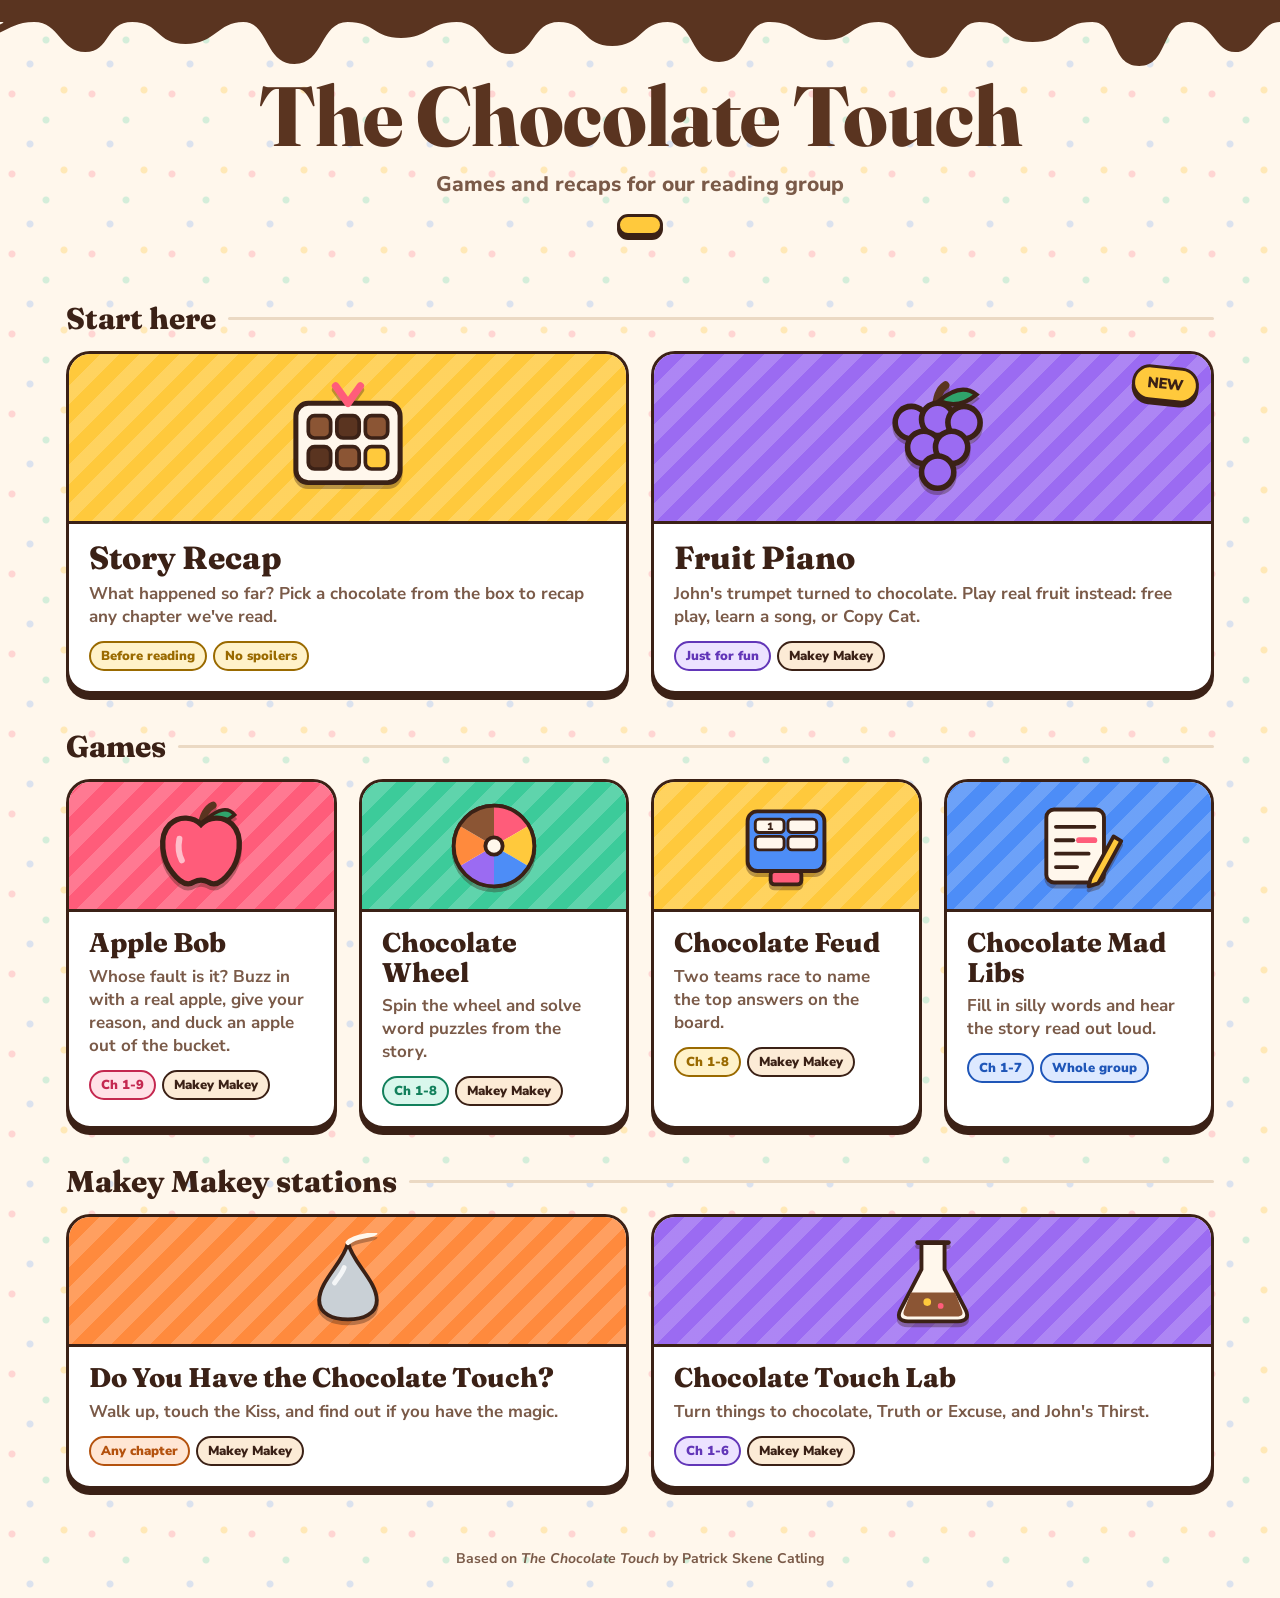
<file: index.html>
<!doctype html>
<html lang="en">
<head>
<meta charset="utf-8">
<meta name="viewport" content="width=device-width, initial-scale=1">
<title>Chocolate Touch</title>
<link rel="preconnect" href="https://fonts.googleapis.com">
<link rel="preconnect" href="https://fonts.gstatic.com" crossorigin>
<link rel="stylesheet" href="https://fonts.googleapis.com/css2?family=Fraunces:opsz,wght@9..144,700;9..144,800&family=Nunito+Sans:wght@700;800;900&display=swap">
<link rel="stylesheet" href="candy.css">
<style>
  *{box-sizing:border-box}
  body{margin:0;min-height:100vh;font-family:var(--sans)}
  .drip{display:block;width:100%;height:70px}
  header{text-align:center;padding:4px 16px 8px}
  h1{font:800 clamp(42px,7vw,84px)/1 var(--serif);margin:0;color:var(--choc);letter-spacing:-.5px}
  .sub{margin:12px 0 0;font-weight:800;font-size:clamp(17px,2vw,21px);color:var(--ink-soft)}
  .reading{display:inline-block;margin-top:16px;font:900 18px var(--sans);background:var(--lemon);border:var(--stroke);
           border-radius:999px;padding:8px 20px;box-shadow:var(--pop-sm)}
  main{max-width:1180px;margin:0 auto;padding:16px 16px 60px}
  h2{font:800 30px var(--serif);margin:34px 0 14px;display:flex;align-items:center;gap:12px}
  h2::after{content:"";flex:1;height:3px;border-radius:3px;background:var(--line)}
  .grid{display:grid;gap:22px;grid-template-columns:repeat(auto-fit,minmax(260px,1fr))}
  .grid.big{grid-template-columns:repeat(auto-fit,minmax(320px,1fr))}

  .tile{display:flex;flex-direction:column;text-decoration:none;color:var(--ink);background:var(--card);
        border:var(--stroke);border-radius:24px;box-shadow:var(--pop);overflow:hidden;transition:transform .15s, box-shadow .15s}
  .tile:hover,.tile:focus-visible{transform:translateY(-4px) rotate(-.4deg);box-shadow:0 10px 0 var(--ink);outline:none}
  .tile:active{transform:translateY(4px);box-shadow:0 2px 0 var(--ink)}
  .tile .art{background:var(--accent);border-bottom:var(--stroke);height:130px;display:grid;place-items:center;position:relative;
             background-image:repeating-linear-gradient(-45deg, rgba(255,255,255,.18) 0 14px, transparent 14px 28px)}
  .grid.big .tile .art{height:170px}
  .tile .art svg{width:96px;height:96px;filter:drop-shadow(0 4px 0 rgba(59,33,22,.35))}
  .grid.big .tile .art svg{width:124px;height:124px}
  .tile .body{padding:16px 20px 20px}
  .tile h3{margin:0;font:800 27px/1.1 var(--serif)}
  .grid.big .tile h3{font-size:32px}
  .tile p{margin:8px 0 12px;font-weight:700;font-size:17px;color:var(--ink-soft);line-height:1.35}
  .tags{display:flex;flex-wrap:wrap;gap:6px}
  .tag{font:900 13px var(--sans);padding:4px 10px;border-radius:999px;background:var(--accent-soft);color:var(--accent-deep);border:2px solid var(--accent-deep)}
  .tag.mm{background:var(--paper2);color:var(--ink);border-color:var(--ink)}
  .new{position:absolute;top:12px;right:12px;font:900 15px var(--sans);background:var(--lemon);border:var(--stroke);border-radius:999px;
       padding:5px 12px;transform:rotate(6deg);box-shadow:var(--pop-sm)}
  footer{text-align:center;color:var(--ink-soft);font-weight:700;font-size:14px;padding:0 16px 30px}
</style>
</head>
<body class="candy-bg">
  <svg class="drip" viewBox="0 0 1200 70" preserveAspectRatio="none" aria-hidden="true">
    <path fill="#5A3420" d="M0 0H1200V22c-20 0-22 30-42 30s-20-30-44-30c-26 0-18 44-46 44s-20-44-44-44c-30 0-26 20-56 20s-22-20-50-20
      c-24 0-20 36-46 36s-22-36-48-36-24 18-50 18-26-18-52-18-20 40-48 40-22-40-48-40-24 24-52 24-24-24-50-24-22 32-46 32-24-32-50-32
      -26 16-52 16-24-16-50-16-22 42-50 42-24-42-48-42-26 22-54 22-24-22-50-22-20 30-44 30-24-30-48-30-26 14-50 14-22-14-48-14
      -22 34-46 34S28 22 0 22z"/>
  </svg>
  <header>
    <h1>The Chocolate Touch</h1>
    <p class="sub">Games and recaps for our reading group</p>
    <div class="reading" id="reading" hidden></div>
  </header>

  <main>
    <h2>Start here</h2>
    <div class="grid big">
      <a class="tile theme-lemon" href="chocolate-touch-recap.html">
        <div class="art">
          <svg viewBox="0 0 100 100" aria-hidden="true">
            <rect x="8" y="22" width="84" height="64" rx="10" fill="#FFF7EC" stroke="#3B2116" stroke-width="4"/>
            <g stroke="#3B2116" stroke-width="3">
              <rect x="18" y="32" width="18" height="18" rx="5" fill="#8B5534"/><rect x="41" y="32" width="18" height="18" rx="5" fill="#5A3420"/><rect x="64" y="32" width="18" height="18" rx="5" fill="#8B5534"/>
              <rect x="18" y="57" width="18" height="18" rx="5" fill="#5A3420"/><rect x="41" y="57" width="18" height="18" rx="5" fill="#8B5534"/><rect x="64" y="57" width="18" height="18" rx="5" fill="#FFC93C"/>
            </g>
            <path d="M50 22 L40 8 M50 22 L60 8" stroke="#FF5C7A" stroke-width="6" stroke-linecap="round"/>
          </svg>
        </div>
        <div class="body">
          <h3>Story Recap</h3>
          <p>What happened so far? Pick a chocolate from the box to recap any chapter we've read.</p>
          <div class="tags"><span class="tag">Before reading</span><span class="tag">No spoilers</span></div>
        </div>
      </a>
      <a class="tile theme-grape" href="fruit-piano.html">
        <div class="art">
          <span class="new">NEW</span>
          <svg viewBox="0 0 40 40" aria-hidden="true">
            <path d="M21 11 Q21 5 24 3" fill="none" stroke="#5A3420" stroke-width="2.6" stroke-linecap="round"/>
            <path d="M22 8 Q29 2 34 6 Q28 11 22 8z" fill="#2FA36B" stroke="#3B2116" stroke-width="1.4"/>
            <g fill="#9B6BF2" stroke="#3B2116" stroke-width="1.8">
              <circle cx="13" cy="15" r="5.2"/><circle cx="21.5" cy="14" r="5.2"/><circle cx="30" cy="15" r="5.2"/>
              <circle cx="17" cy="23" r="5.2"/><circle cx="26" cy="23" r="5.2"/><circle cx="21.5" cy="31" r="5.2"/>
            </g>
          </svg>
        </div>
        <div class="body">
          <h3>Fruit Piano</h3>
          <p>John's trumpet turned to chocolate. Play real fruit instead: free play, learn a song, or Copy Cat.</p>
          <div class="tags"><span class="tag">Just for fun</span><span class="tag mm">Makey Makey</span></div>
        </div>
      </a>
    </div>

    <h2>Games</h2>
    <div class="grid">
      <a class="tile theme-strawberry" href="apple-bob.html">
        <div class="art">
          <svg viewBox="0 0 40 40" aria-hidden="true">
            <path d="M20 12 Q21 5 25 3" fill="none" stroke="#5A3420" stroke-width="3" stroke-linecap="round"/>
            <path d="M22 9 Q30 2 34 7 Q28 12 22 9z" fill="#2FA36B" stroke="#3B2116" stroke-width="1.5"/>
            <path d="M20 11c-3-3-9-4-13 0-5 5-3 15 1 20 3 4 6 6 9 4 2-1 4-1 6 0 3 2 6 0 9-4 4-5 6-15 1-20-4-4-10-3-13 0z" fill="#FF5C7A" stroke="#3B2116" stroke-width="2.2"/>
            <path d="M11 17 Q10 22 12 26" fill="none" stroke="#fff" stroke-width="2.5" stroke-linecap="round" opacity=".6"/>
          </svg>
        </div>
        <div class="body">
          <h3>Apple Bob</h3>
          <p>Whose fault is it? Buzz in with a real apple, give your reason, and duck an apple out of the bucket.</p>
          <div class="tags"><span class="tag">Ch 1-9</span><span class="tag mm">Makey Makey</span></div>
        </div>
      </a>
      <a class="tile theme-mint" href="wheel.html">
        <div class="art">
          <svg viewBox="0 0 100 100" aria-hidden="true">
            <circle cx="50" cy="50" r="42" fill="#FFF7EC" stroke="#3B2116" stroke-width="4"/>
            <path d="M50 50 L50 8 A42 42 0 0 1 86 29 Z" fill="#FF5C7A"/><path d="M50 50 L86 29 A42 42 0 0 1 86 71 Z" fill="#FFC93C"/>
            <path d="M50 50 L86 71 A42 42 0 0 1 50 92 Z" fill="#4D8DF7"/><path d="M50 50 L50 92 A42 42 0 0 1 14 71 Z" fill="#9B6BF2"/>
            <path d="M50 50 L14 71 A42 42 0 0 1 14 29 Z" fill="#FF8A3D"/><path d="M50 50 L14 29 A42 42 0 0 1 50 8 Z" fill="#8B5534"/>
            <circle cx="50" cy="50" r="42" fill="none" stroke="#3B2116" stroke-width="4"/>
            <circle cx="50" cy="50" r="9" fill="#FFF7EC" stroke="#3B2116" stroke-width="4"/>
          </svg>
        </div>
        <div class="body">
          <h3>Chocolate Wheel</h3>
          <p>Spin the wheel and solve word puzzles from the story.</p>
          <div class="tags"><span class="tag">Ch 1-8</span><span class="tag mm">Makey Makey</span></div>
        </div>
      </a>
      <a class="tile theme-lemon" href="feud.html">
        <div class="art">
          <svg viewBox="0 0 100 100" aria-hidden="true">
            <rect x="10" y="14" width="80" height="62" rx="10" fill="#4D8DF7" stroke="#3B2116" stroke-width="4"/>
            <g fill="#FFF7EC" stroke="#3B2116" stroke-width="3">
              <rect x="18" y="22" width="30" height="14" rx="4"/><rect x="52" y="22" width="30" height="14" rx="4"/>
              <rect x="18" y="40" width="30" height="14" rx="4"/><rect x="52" y="40" width="30" height="14" rx="4"/>
            </g>
            <text x="33" y="33" font-family="Nunito Sans,Arial" font-weight="900" font-size="11" text-anchor="middle" fill="#3B2116">1</text>
            <rect x="34" y="76" width="32" height="14" rx="4" fill="#FF5C7A" stroke="#3B2116" stroke-width="4"/>
          </svg>
        </div>
        <div class="body">
          <h3>Chocolate Feud</h3>
          <p>Two teams race to name the top answers on the board.</p>
          <div class="tags"><span class="tag">Ch 1-8</span><span class="tag mm">Makey Makey</span></div>
        </div>
      </a>
      <a class="tile theme-blueberry" href="madlibs.html">
        <div class="art">
          <svg viewBox="0 0 100 100" aria-hidden="true">
            <rect x="16" y="12" width="60" height="76" rx="8" fill="#FFF7EC" stroke="#3B2116" stroke-width="4"/>
            <g stroke="#3B2116" stroke-width="4" stroke-linecap="round"><path d="M26 30H66"/><path d="M26 44H44"/><path d="M26 58H60"/><path d="M26 72H48"/></g>
            <path d="M50 44H66" stroke="#FF5C7A" stroke-width="6" stroke-linecap="round"/>
            <path d="M62 84 L86 40 L94 45 L70 89 L60 92 Z" fill="#FFC93C" stroke="#3B2116" stroke-width="4" stroke-linejoin="round"/>
          </svg>
        </div>
        <div class="body">
          <h3>Chocolate Mad Libs</h3>
          <p>Fill in silly words and hear the story read out loud.</p>
          <div class="tags"><span class="tag">Ch 1-7</span><span class="tag">Whole group</span></div>
        </div>
      </a>
    </div>

    <h2>Makey Makey stations</h2>
    <div class="grid">
      <a class="tile theme-orange" href="chocolate-touch-test.html">
        <div class="art">
          <svg viewBox="0 0 100 100" aria-hidden="true">
            <path d="M50 10 C54 30 80 50 80 70 C80 84 66 90 50 90 C34 90 20 84 20 70 C20 50 46 30 50 10 Z" fill="#C9D0D6" stroke="#3B2116" stroke-width="4" stroke-linejoin="round"/>
            <path d="M36 52 C40 46 44 42 46 36" stroke="#fff" stroke-width="5" stroke-linecap="round" fill="none" opacity=".8"/>
            <path d="M50 10 C58 2 72 4 78 0" stroke="#FFF7EC" stroke-width="5" fill="none" stroke-linecap="round"/>
          </svg>
        </div>
        <div class="body">
          <h3>Do You Have the Chocolate Touch?</h3>
          <p>Walk up, touch the Kiss, and find out if you have the magic.</p>
          <div class="tags"><span class="tag">Any chapter</span><span class="tag mm">Makey Makey</span></div>
        </div>
      </a>
      <a class="tile theme-grape" href="ch6-makey-makey.html">
        <div class="art">
          <svg viewBox="0 0 100 100" aria-hidden="true">
            <path d="M38 10H62V38L84 80C88 88 84 92 76 92H24C16 92 12 88 16 80L38 38Z" fill="#FFF7EC" stroke="#3B2116" stroke-width="4" stroke-linejoin="round"/>
            <path d="M27 62H73L80 80C82 85 80 87 75 87H25C20 87 18 85 20 80Z" fill="#8B5534"/>
            <circle cx="44" cy="72" r="4" fill="#FFC93C"/><circle cx="58" cy="76" r="3" fill="#FF5C7A"/>
            <path d="M34 10H66" stroke="#3B2116" stroke-width="5" stroke-linecap="round"/>
          </svg>
        </div>
        <div class="body">
          <h3>Chocolate Touch Lab</h3>
          <p>Turn things to chocolate, Truth or Excuse, and John's Thirst.</p>
          <div class="tags"><span class="tag">Ch 1-6</span><span class="tag mm">Makey Makey</span></div>
        </div>
      </a>
    </div>
  </main>
  <footer>Based on <i>The Chocolate Touch</i> by Patrick Skene Catling</footer>

<script>
  // Show how far the group has read, using the same setting as the Story Recap's "We've finished up to".
  try {
    const n = JSON.parse(localStorage.getItem('ct-gate'));
    if (n > 0) { const r = document.getElementById('reading'); r.textContent = n >= 12 ? 'We finished the book!' : `We've read up to Chapter ${n}`; r.hidden = false; }
  } catch (e) {}
</script>
</body>
</html>
</file>
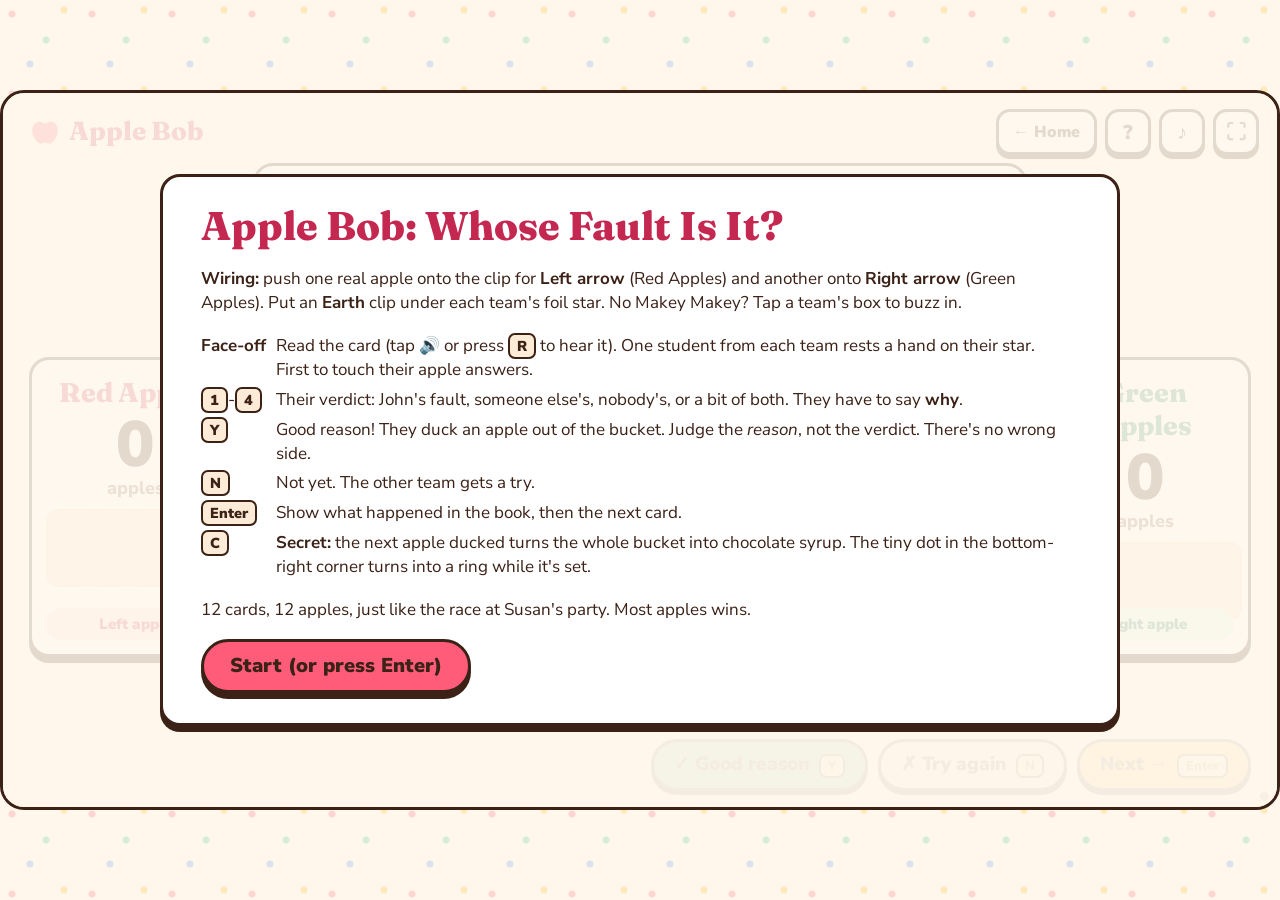
<file: apple-bob.html>
<!doctype html>
<html lang="en">
<head>
<meta charset="utf-8">
<meta name="viewport" content="width=device-width, initial-scale=1, viewport-fit=cover">
<title>Apple Bob</title>
<link rel="preconnect" href="https://fonts.googleapis.com">
<link rel="preconnect" href="https://fonts.gstatic.com" crossorigin>
<link rel="stylesheet" href="https://fonts.googleapis.com/css2?family=Fraunces:opsz,wght@9..144,400..800&family=Nunito+Sans:wght@400;700;800;900&display=swap">
<link rel="stylesheet" href="candy.css">
<style>
  /* Chapter 9 "whose fault?" game for the smart screen. Two real apples on the Makey Makey are the team buzzers
     (Red on Left arrow, Green on Right arrow). A good reason ducks an apple out of the bucket for that team.
     The teacher's secret C key turns the bucket to chocolate syrup on the next duck, like Susan's party. */
  :root{ --water:#7CC4EA; --water-deep:#3E93C2; --red:var(--strawberry); --red-deep:var(--strawberry-deep); --green:var(--mint); --green-deep:var(--mint-deep) }
  *{box-sizing:border-box}
  [hidden]{display:none!important}
  html,body{height:100%}
  body{margin:0;font-family:var(--sans);overflow:hidden}

  #viewport{position:fixed;inset:0;overflow:hidden}
  #stage{width:1280px;height:720px;position:absolute;left:0;top:0;transform-origin:0 0;overflow:hidden;
         background:var(--paper);border:var(--stroke);border-radius:24px;transition:background .4s}
  #stage.litA{background:radial-gradient(ellipse at 0% 60%, var(--strawberry-soft) 0%, var(--paper) 55%)}
  #stage.litB{background:radial-gradient(ellipse at 100% 60%, var(--mint-soft) 0%, var(--paper) 55%)}

  /* ---------- top bar ---------- */
  #brand{position:absolute;top:22px;left:26px;font:800 26px var(--serif);color:var(--strawberry-deep);display:flex;align-items:center;gap:8px}
  #brand svg{width:32px;height:32px}
  #cardnum{position:absolute;top:30px;left:0;right:0;text-align:center;font-weight:900;font-size:16px;letter-spacing:2px;text-transform:uppercase;color:var(--ink-soft);pointer-events:none}
  #corner{position:absolute;top:16px;right:18px;display:flex;gap:8px;z-index:6}
  #corner a,#corner button{width:46px;height:46px;border-radius:14px;border:var(--stroke);background:var(--card);box-shadow:var(--pop-sm);
                 color:var(--ink);font:900 20px var(--sans);cursor:pointer;display:grid;place-items:center;text-decoration:none;padding:0}
  #corner a{width:auto;padding:0 14px;font-size:16px}
  #corner a:active,#corner button:active{transform:translateY(3px);box-shadow:0 1px 0 var(--ink)}

  /* ---------- the "whose fault?" card ---------- */
  #card{position:absolute;top:70px;left:250px;right:250px;height:168px;padding:16px 26px 14px;text-align:center}
  #card .eyebrow{font-weight:900;font-size:15px;letter-spacing:2.2px;text-transform:uppercase;color:var(--strawberry-deep)}
  #card .text{font:800 31px/1.18 var(--serif);margin-top:8px;text-wrap:balance}
  #btnRead{position:absolute;right:-22px;bottom:-22px;width:52px;height:52px;border-radius:50%;border:var(--stroke);background:var(--lemon);
           box-shadow:var(--pop-sm);font:900 22px var(--sans);cursor:pointer;color:var(--ink)}
  #btnRead.on{background:var(--strawberry);animation:pulse 1s infinite}

  /* ---------- teams ---------- */
  .team{position:absolute;top:264px;width:212px;height:300px;padding:16px 14px;text-align:center;cursor:pointer;
        border:var(--stroke);border-radius:var(--radius);background:var(--card);box-shadow:var(--pop);transition:transform .2s, background .2s}
  #teamA{left:26px} #teamB{right:26px}
  .team .nm{font:800 27px var(--serif);color:var(--c-deep)}
  .team .count{font:900 64px/1 var(--sans);margin-top:4px}
  .team .count small{font-size:18px;font-weight:800;color:var(--ink-soft);display:block;margin-top:2px}
  .team .basket{margin:12px auto 0;width:186px;min-height:78px;display:grid;grid-template-columns:repeat(6,1fr);gap:3px;
                padding:6px;border-radius:12px;background:var(--paper2);border:2px dashed var(--line)}
  .team .basket svg{width:24px;height:24px}
  .team .pad{position:absolute;left:14px;right:14px;bottom:14px;font-weight:900;font-size:15px;color:var(--c-deep);
             background:var(--c-soft);border-radius:999px;padding:6px 0}
  .team.on{background:var(--c-soft);transform:scale(1.06);box-shadow:0 8px 0 var(--ink), 0 0 0 8px var(--c)}
  .team.dim{opacity:.55}
  .team.bump{animation:bump .5s}
  #teamA{--c:var(--red);--c-deep:var(--red-deep);--c-soft:var(--strawberry-soft)}
  #teamB{--c:var(--green);--c-deep:var(--green-deep);--c-soft:var(--mint-soft)}

  /* ---------- bucket ---------- */
  #bucket{position:absolute;left:420px;top:272px;width:440px;height:280px}
  #bucket > svg{position:absolute;inset:0;width:100%;height:100%;overflow:visible}
  #bucket .water{fill:var(--water);transition:fill .6s}
  #bucket .water-hi{fill:#B9E2F7;transition:fill .6s}
  #bucket.syrup .water{fill:var(--syrup)}
  #bucket.syrup .water-hi{fill:var(--milk)}
  #apples{position:absolute;left:0;top:0;width:100%;height:100px}
  .apple{position:absolute;width:52px;height:52px;animation:bob 2.4s ease-in-out infinite}
  .apple svg{width:100%;height:100%;display:block}
  .apple.gone{visibility:hidden}
  #bucketTag{position:absolute;left:0;right:0;top:150px;text-align:center;font:900 22px var(--sans);color:#fff;
             text-shadow:0 2px 0 rgba(59,33,22,.5);pointer-events:none}

  /* ---------- verdicts ---------- */
  #verdicts{position:absolute;left:250px;right:250px;top:566px;display:grid;grid-template-columns:repeat(4,1fr);gap:10px}
  #verdicts button{font:900 17px/1.15 var(--sans);color:var(--ink);background:var(--card);border:var(--stroke);border-radius:16px;
                   box-shadow:var(--pop-sm);padding:9px 6px;cursor:pointer;min-height:56px}
  #verdicts button kbd{display:inline-block;font:900 12px/1 var(--sans);color:var(--ink-soft);border-width:1.5px;padding:2px 6px;margin:0 auto 4px}
  #verdicts button{display:flex;flex-direction:column;align-items:center;justify-content:center}
  #verdicts button.pick{background:var(--lemon);transform:translateY(-3px);box-shadow:0 7px 0 var(--ink)}
  #verdicts.off button{opacity:.4;pointer-events:none}

  /* ---------- bottom: message + teacher buttons ---------- */
  #msg{position:absolute;left:26px;bottom:22px;width:520px;font:900 21px/1.2 var(--sans);color:var(--ink)}
  #msg.pulse{animation:pulse 1.4s infinite}
  #ctrls{position:absolute;right:26px;bottom:16px;display:flex;gap:10px}
  #ctrls button{font:900 19px/1 var(--sans);color:var(--ink);border:var(--stroke);border-radius:999px;box-shadow:var(--pop-sm);
                padding:13px 20px;cursor:pointer;background:var(--card)}
  #ctrls button kbd{font:800 13px var(--sans);color:var(--ink-soft);margin-left:4px}
  #btnYes{background:var(--mint)!important} #btnNo{background:var(--strawberry-soft)!important} #btnNext{background:var(--lemon)!important}
  #ctrls button:disabled{opacity:.35;cursor:default}
  #ctrls button:active:not(:disabled){transform:translateY(3px);box-shadow:0 1px 0 var(--ink)}

  /* ---------- "in the book" note ---------- */
  #note{position:absolute;left:300px;right:300px;top:300px;padding:20px 28px;background:var(--lemon-soft);z-index:3;
        animation:pop .35s cubic-bezier(.2,1.4,.4,1)}
  #note h3{margin:0 0 6px;font:900 15px var(--sans);letter-spacing:2px;text-transform:uppercase;color:var(--lemon-deep)}
  #note p{margin:0;font:700 22px/1.35 var(--sans)}

  /* ---------- flying apple + syrup splash ---------- */
  #flyer{position:absolute;width:52px;height:52px;z-index:5;pointer-events:none}
  #flyer svg{width:100%;height:100%}
  #splash{position:absolute;inset:0;z-index:7;pointer-events:none}
  #splash .bar{position:absolute;left:0;right:0;top:0;height:0;background:var(--syrup);animation:pour .5s forwards}
  #splash .drip{position:absolute;top:0;background:var(--syrup);border-radius:0 0 40px 40px;height:0;animation:drip 1.1s forwards}
  #splash .word{position:absolute;left:0;right:0;top:250px;text-align:center;font:800 92px var(--serif);color:var(--card);
                -webkit-text-stroke:3px var(--syrup);text-shadow:0 8px 0 var(--syrup);animation:pop .5s .35s both cubic-bezier(.2,1.5,.4,1)}
  #splash.fade{transition:opacity .8s;opacity:0}

  /* the teacher's secret tell: solid dot = normal, hollow ring = next duck turns to syrup */
  #tell{position:absolute;bottom:6px;right:8px;width:9px;height:9px;border-radius:50%;background:rgba(59,33,22,.22)}
  #tell.armed{background:transparent;box-shadow:inset 0 0 0 2px rgba(59,33,22,.3)}

  /* ---------- overlays ---------- */
  .over{position:absolute;inset:0;z-index:8;background:rgba(255,247,236,.86);display:flex;align-items:center;justify-content:center}
  .over .candy-card{width:960px;max-height:680px;overflow:auto;padding:24px 38px 30px}
  .over h2{margin:0 0 10px;font:800 40px var(--serif);color:var(--strawberry-deep)}
  .over p,.over td{font-size:17px;line-height:1.4}
  .over table{border-collapse:collapse;margin:8px 0 14px;width:100%}
  .over td{padding:3px 10px 3px 0;vertical-align:top}
  .over td:first-child{white-space:nowrap}
  kbd{font:900 .85em var(--sans);background:var(--paper2);border:2px solid var(--ink);border-radius:7px;padding:1px 7px}
  .over .row{display:flex;gap:12px;margin-top:8px}
  #finalList{display:flex;gap:24px;justify-content:center;margin:20px 0 26px}
  #finalList > div{width:300px;padding:18px;text-align:center;border:var(--stroke);border-radius:var(--radius);box-shadow:var(--pop)}
  #finalList b{display:block;font:800 30px var(--serif)}
  #finalList span{display:block;font:900 72px/1 var(--sans)}

  #focusNag{position:fixed;inset:0;z-index:60;background:rgba(255,247,236,.82);display:flex;align-items:center;justify-content:center;cursor:pointer}
  #focusNag div{background:var(--lemon);color:var(--ink);font:900 28px var(--sans);padding:22px 34px;border-radius:18px;border:var(--stroke);box-shadow:var(--pop);text-align:center}

  @keyframes bob{0%,100%{transform:translateY(0) rotate(-6deg)}50%{transform:translateY(7px) rotate(6deg)}}
  @keyframes pulse{50%{opacity:.55}}
  @keyframes bump{40%{transform:scale(1.14)}}
  @keyframes pop{from{transform:scale(.6);opacity:0}to{transform:scale(1);opacity:1}}
  @keyframes pour{to{height:60px}}
  @keyframes drip{to{height:var(--h)}}
</style>
</head>
<body class="candy-bg theme-strawberry">
<div id="viewport"><div id="stage">
  <div id="brand"><svg viewBox="0 0 40 40" aria-hidden="true"><use href="#appleShape" fill="var(--strawberry)"/></svg>Apple Bob</div>
  <div id="cardnum"></div>
  <div id="corner">
    <a href="index.html" title="Back to all the games">← Home</a>
    <button id="btnHelp" title="Help">?</button>
    <button id="btnSound" title="Sound on/off">♪</button>
    <button id="btnFull" title="Fullscreen">⛶</button>
  </div>

  <div id="card" class="candy-card">
    <div class="eyebrow" id="cardTag">Whose fault is it?</div>
    <div class="text" id="cardText"></div>
    <button id="btnRead" title="Read it out loud (R)" aria-label="Read it out loud">🔊</button>
  </div>

  <div class="team" id="teamA" role="button" aria-label="Red Apples buzz in">
    <div class="nm">Red Apples</div>
    <div class="count"><span id="countA">0</span><small>apples</small></div>
    <div class="basket" id="basketA"></div>
    <div class="pad">Left apple</div>
  </div>
  <div class="team" id="teamB" role="button" aria-label="Green Apples buzz in">
    <div class="nm">Green Apples</div>
    <div class="count"><span id="countB">0</span><small>apples</small></div>
    <div class="basket" id="basketB"></div>
    <div class="pad">Right apple</div>
  </div>

  <div id="bucket">
    <svg viewBox="0 0 440 280" aria-hidden="true">
      <path d="M22 70 L62 262 Q220 290 378 262 L418 70 Z" fill="#AEB6BD" stroke="#3B2116" stroke-width="4" stroke-linejoin="round"/>
      <path d="M40 140 Q220 165 400 140" fill="none" stroke="#8E979F" stroke-width="5"/>
      <path d="M52 205 Q220 228 388 205" fill="none" stroke="#8E979F" stroke-width="5"/>
      <ellipse cx="220" cy="70" rx="198" ry="44" fill="#C9D0D6" stroke="#3B2116" stroke-width="4"/>
      <ellipse class="water" cx="220" cy="74" rx="184" ry="35"/>
      <ellipse class="water-hi" cx="170" cy="64" rx="70" ry="8" opacity=".6"/>
    </svg>
    <div id="apples"></div>
    <div id="bucketTag"></div>
  </div>

  <div id="verdicts">
    <button data-v="0"><kbd>1</kbd>John's fault</button>
    <button data-v="1"><kbd>2</kbd>Someone else's</button>
    <button data-v="2"><kbd>3</kbd>Nobody's fault</button>
    <button data-v="3"><kbd>4</kbd>A bit of both</button>
  </div>

  <div id="msg"></div>
  <div id="ctrls">
    <button id="btnYes">✓ Good reason <kbd>Y</kbd></button>
    <button id="btnNo">✗ Try again <kbd>N</kbd></button>
    <button id="btnNext">Next → <kbd>Enter</kbd></button>
  </div>

  <div id="note" class="candy-card" hidden><h3>In the book</h3><p id="noteText"></p></div>
  <div id="flyer" hidden></div>
  <div id="splash" hidden></div>
  <div id="tell"></div>

  <div class="over" id="start">
    <div class="candy-card">
      <h2>Apple Bob: Whose Fault Is It?</h2>
      <p><b>Wiring:</b> push one real apple onto the clip for <b>Left arrow</b> (Red Apples) and another onto <b>Right arrow</b> (Green Apples). Put an <b>Earth</b> clip under each team's foil star. No Makey Makey? Tap a team's box to buzz in.</p>
      <table>
        <tr><td><b>Face-off</b></td><td>Read the card (tap 🔊 or press <kbd>R</kbd> to hear it). One student from each team rests a hand on their star. First to touch their apple answers.</td></tr>
        <tr><td><kbd>1</kbd>-<kbd>4</kbd></td><td>Their verdict: John's fault, someone else's, nobody's, or a bit of both. They have to say <b>why</b>.</td></tr>
        <tr><td><kbd>Y</kbd></td><td>Good reason! They duck an apple out of the bucket. Judge the <i>reason</i>, not the verdict. There's no wrong side.</td></tr>
        <tr><td><kbd>N</kbd></td><td>Not yet. The other team gets a try.</td></tr>
        <tr><td><kbd>Enter</kbd></td><td>Show what happened in the book, then the next card.</td></tr>
        <tr><td><kbd>C</kbd></td><td><b>Secret:</b> the next apple ducked turns the whole bucket into chocolate syrup. The tiny dot in the bottom-right corner turns into a ring while it's set.</td></tr>
      </table>
      <p>12 cards, 12 apples, just like the race at Susan's party. Most apples wins.</p>
      <div class="row"><button class="candy-btn" id="btnGo">Start (or press Enter)</button></div>
    </div>
  </div>

  <div class="over" id="help" hidden><div class="candy-card" id="helpCard"></div></div>

  <div class="over" id="final" hidden>
    <div class="candy-card" style="text-align:center">
      <h2 id="finalTitle">Final apples</h2>
      <div id="finalList"></div>
      <div class="row" style="justify-content:center"><button class="candy-btn ghost" id="btnBack">Back to the game</button></div>
    </div>
  </div>
</div></div>
<div id="focusNag" hidden><div>Click anywhere so the apples work</div></div>

<svg width="0" height="0" style="position:absolute" aria-hidden="true">
  <defs>
    <path id="appleShape" d="M20 11c-3-3-9-4-13 0-5 5-3 15 1 20 3 4 6 6 9 4 2-1 4-1 6 0 3 2 6 0 9-4 4-5 6-15 1-20-4-4-10-3-13 0z"/>
  </defs>
</svg>

<script>
(() => {
  const $ = id => document.getElementById(id);

  /* ---------- cards (Chapters 1-9 only; facts checked against the read-aloud text) ---------- */
  const CARDS = [
    { ch:1, text:'John gets red spots on his nose, and his parents take him to see Dr. Cranium.',
      note:'That morning John got candy from almost all of his friends, right before lunch. Dr. Cranium said, “Much too much candy.”' },
    { ch:2, text:'John spends his strange coin on a big box of chocolates, without asking his mom first.',
      note:'The storekeeper called him in and offered the box. John said, “Chocolate any day!” and told him his mother wouldn’t mind.' },
    { ch:4, text:'Spider Wilson bites John’s glove, and it tastes disgusting.',
      note:'Spider snatched the glove without asking. Out of John’s mouth, it was just dirty old leather again, and Spider spat it into the gutter.' },
    { ch:4, text:'Susan’s birthday silver dollar gets bitten in half.',
      note:'John said he didn’t need to bite it, but Susan said, “But I want you to.” His teeth went right through. Susan cried, “John Midas, I hate you!”' },
    { ch:5, text:'John doesn’t finish his math test.',
      note:'The water fountains turned to chocolate, so he came back late and worried. Then he chewed his pencil and the whole pencil turned to chocolate. He couldn’t write the last answer.' },
    { ch:6, text:'Miss Plimsoll doesn’t believe John. She says he is making up silly stories.',
      note:'John showed her the chocolate pencil, but she never saw it change. She looked pale, sent him out to play, and went to talk to the nurse.' },
    { ch:6, text:'Susan and her friends laugh at John on the playground.',
      note:'Susan was still upset about her silver dollar. John said he didn’t mean to do it, but she didn’t believe one word about the chocolate.' },
    { ch:7, text:'John can’t eat any of his lunch. Even his fork, spoon and glasses turn to chocolate.',
      note:'John really tried. He even ate without letting the food touch his lips. The magic was getting stronger, and everything changed anyway.' },
    { ch:8, text:'John’s trumpet solo is ruined, and the whole orchestra laughs at him.',
      note:'John practiced every night for two weeks and knew every note. The trumpet turned to chocolate the second it touched his lips.' },
    { ch:9, text:'John runs home calling Miss Plimsoll and Mrs. Quaver “mean old things” and blames them for his awful day.',
      note:'The book says it plainly: nothing that happened to him had been their fault in any way.' },
    { ch:9, text:'Susan’s pretty pink party dress is covered in chocolate syrup.',
      note:'Susan made John captain of the boys’ team. When he ducked for an apple, his nose pushed it under, his mouth followed, and the whole bucket turned to chocolate syrup.' },
    { ch:'Big question', text:'Whose fault is it that John has the chocolate touch at all?',
      note:'John was candy mad and never shared. He picked chocolate over keeping his coin. And the storekeeper knew John’s name before John ever told him. What do you think?' },
  ];
  const VERDICTS = ['John’s fault', 'Someone else’s fault', 'Nobody’s fault', 'A bit of both'];

  /* ---------- stage scaling ---------- */
  const stage = $('stage');
  function fit(){
    const s = Math.min(innerWidth/1280, innerHeight/720);
    stage.style.transform = `translate(${(innerWidth-1280*s)/2}px,${(innerHeight-720*s)/2}px) scale(${s})`;
  }
  addEventListener('resize', fit); fit();

  /* ---------- sound ---------- */
  let ctx = null, muted = false;
  function audio(){
    if (!ctx) { try { ctx = new (window.AudioContext||window.webkitAudioContext)(); } catch(e){ return null; } }
    if (ctx.state === 'suspended') ctx.resume();
    return ctx;
  }
  function tone(freq, dur, type='sine', vol=.2, when=0, slideTo=null){
    if (muted) return; const a = audio(); if (!a) return;
    const t = a.currentTime + when, o = a.createOscillator(), g = a.createGain();
    o.type = type; o.frequency.setValueAtTime(freq, t);
    if (slideTo) o.frequency.exponentialRampToValueAtTime(slideTo, t+dur);
    g.gain.setValueAtTime(0.0001, t); g.gain.exponentialRampToValueAtTime(vol, t+.015);
    g.gain.exponentialRampToValueAtTime(0.0001, t+dur);
    o.connect(g).connect(a.destination); o.start(t); o.stop(t+dur+.05);
  }
  const sfx = {
    buzzA: () => { tone(523, .18, 'square', .12); tone(784, .3, 'square', .1, .14); },
    buzzB: () => { tone(392, .18, 'square', .12); tone(587, .3, 'square', .1, .14); },
    pick:  () => tone(880, .12, 'triangle', .12),
    duck:  () => { tone(300, .25, 'sine', .2, 0, 120); tone(700, .3, 'triangle', .14, .3, 1400); tone(1320, .35, 'sine', .1, .62); },
    nope:  () => { tone(220, .35, 'sawtooth', .1, 0, 150); },
    syrup: () => { tone(180, 1.1, 'sawtooth', .12, 0, 60); tone(90, 1.2, 'sine', .25, .05, 45); [0,.15,.3,.45].forEach(w => tone(600, .1, 'sine', .06, .5 + w, 300)); },
    win:   () => { [523,659,784,1047,1319].forEach((f,k) => tone(f, .35, 'triangle', .17, k*.1)); tone(1568, .9, 'sine', .1, .55); },
  };

  /* ---------- apples ---------- */
  const appleSVG = (fill, deep) => `<svg viewBox="0 0 40 40" aria-hidden="true">
    <path d="M20 12 Q21 5 25 3" fill="none" stroke="#5A3420" stroke-width="3" stroke-linecap="round"/>
    <path d="M22 9 Q30 2 34 7 Q28 12 22 9z" fill="#2FA36B" stroke="#3B2116" stroke-width="1.5"/>
    <use href="#appleShape" fill="${fill}" stroke="#3B2116" stroke-width="2.2"/>
    <path d="M11 17 Q10 22 12 26" fill="none" stroke="#fff" stroke-width="2.5" stroke-linecap="round" opacity=".55"/>
    <path d="M20 13 Q20 30 21 34" fill="none" stroke="${deep}" stroke-width="1" opacity=".25"/></svg>`;
  const RED = appleSVG('#FF5C7A', '#C42850'), GREEN = appleSVG('#6CD86A', '#2E8F2C'), CHOC = appleSVG('#7A4A2E', '#3B2116');
  // 12 spots on the water: two staggered rows inside the bucket rim
  const SPOTS = Array.from({length:12}, (_, i) => {
    const row = i < 6 ? 0 : 1, k = i % 6;
    return { x: 58 + k * 54 + (row ? 27 : 0), y: row ? 54 : 26 };
  });
  function buildBucket(){
    $('apples').innerHTML = SPOTS.map((p, i) =>
      `<div class="apple" id="ap${i}" style="left:${p.x}px;top:${p.y}px;animation-delay:${(-i * .37).toFixed(2)}s">${i % 3 === 1 ? GREEN : RED}</div>`).join('');
  }

  /* ---------- state ---------- */
  // start -> faceoff -> answer (team) -> [N] steal (other team) -> won | nobody -> (Enter) note -> (Enter) next card ... -> final
  let state = 'start', ci = -1, ctrl = null, first = null, verdict = null, armed = false, left = 12;
  const apples = {A:0, B:0}, other = t => t === 'A' ? 'B' : 'A', NAME = {A:'Red Apples', B:'Green Apples'};

  function setMsg(text, pulse){ const m = $('msg'); m.textContent = text; m.classList.toggle('pulse', !!pulse); }
  function render(){
    const answering = state === 'answer' || state === 'steal';
    for (const t of ['A','B']) {
      $('count' + t).textContent = apples[t];
      $('team' + t).classList.toggle('on', answering && ctrl === t);
      $('team' + t).classList.toggle('dim', answering && ctrl !== t);
    }
    stage.classList.toggle('litA', answering && ctrl === 'A');
    stage.classList.toggle('litB', answering && ctrl === 'B');
    $('verdicts').classList.toggle('off', !answering);
    document.querySelectorAll('#verdicts button').forEach(b => b.classList.toggle('pick', +b.dataset.v === verdict));
    $('btnYes').disabled = $('btnNo').disabled = !answering;
    $('btnNext').disabled = !(state === 'won' || state === 'nobody' || state === 'note' || state === 'faceoff');
    $('btnNext').firstChild.textContent = state === 'faceoff' ? 'Skip → ' : 'Next → ';
    $('bucketTag').textContent = `${left} apple${left === 1 ? '' : 's'} left`;
  }

  function loadCard(i){
    ci = i; ctrl = null; first = null; verdict = null;
    const c = CARDS[i];
    $('cardnum').textContent = `Card ${i + 1} of ${CARDS.length}`;
    $('cardTag').textContent = typeof c.ch === 'number' ? `Chapter ${c.ch} · Whose fault is it?` : `${c.ch} · Whose fault is it?`;
    $('cardText').textContent = c.text;
    $('note').hidden = true;
    $('bucket').classList.remove('syrup');
    stopSpeech();
    state = 'faceoff';
    setMsg('Face-off! First to touch their apple answers.', true);
    render();
  }

  function buzz(t){
    if (state !== 'faceoff') return;
    ctrl = first = t; state = 'answer';
    t === 'A' ? sfx.buzzA() : sfx.buzzB();
    const el = $('team' + t); el.classList.remove('bump'); void el.offsetWidth; el.classList.add('bump');
    setMsg(`${NAME[t]}! Whose fault is it, and why?`);
    render();
  }

  function pickVerdict(v){
    if (state !== 'answer' && state !== 'steal') return;
    verdict = v; sfx.pick(); render();
    setMsg(`“${VERDICTS[v]}.” Why do you think so?`);
  }

  function yes(){
    if (state !== 'answer' && state !== 'steal') return;
    const t = ctrl; state = 'won';
    apples[t]++; left--;
    duckApple(t);
    setMsg(`Great reason! ${NAME[t]} get an apple. Enter to see the book.`);
    render();
  }

  function no(){
    if (state === 'answer') {
      state = 'steal'; ctrl = other(first); verdict = null; sfx.nope();
      setMsg(`${NAME[ctrl]}, your turn! Whose fault, and why?`, true);
    } else if (state === 'steal') {
      state = 'nobody'; ctrl = null; sfx.nope();
      setMsg('The apple stays in the bucket. Enter to see the book.');
    }
    render();
  }

  function showNote(){
    $('noteText').textContent = CARDS[ci].note;
    $('note').hidden = false; state = 'note';
    setMsg(ci < CARDS.length - 1 ? 'Enter for the next card.' : 'Enter for the final apples!');
    render();
  }

  function next(){
    if (state === 'won' || state === 'nobody') return showNote();
    if (state === 'faceoff') return showNote();       // "Skip": just show the book note
    if (state === 'note') return ci < CARDS.length - 1 ? loadCard(ci + 1) : showFinal();
  }

  /* ---------- ducking: an apple flies from the bucket to the team's basket ---------- */
  function duckApple(t){
    const live = [...document.querySelectorAll('.apple:not(.gone)')];
    const ap = live[Math.floor(Math.random() * live.length)];
    const syrup = armed;
    if (syrup) { setArmed(false); pourSyrup(); }
    if (!ap) return;
    const b = $('bucket'), from = { x: b.offsetLeft + ap.offsetLeft, y: b.offsetTop + ap.offsetTop };
    ap.classList.add('gone');
    const basket = $('basket' + t), team = $('team' + t), n = basket.children.length;
    const to = { x: team.offsetLeft + basket.offsetLeft + 6 + (n % 6) * 27 - 14, y: team.offsetTop + basket.offsetTop + 6 + Math.floor(n / 6) * 27 - 14 };
    const f = $('flyer'); f.innerHTML = syrup ? CHOC : ap.innerHTML; f.hidden = false;
    f.style.left = '0px'; f.style.top = '0px';
    const mid = { x: (from.x + to.x) / 2, y: Math.min(from.y, to.y) - 170 };
    const anim = f.animate([
      { transform:`translate(${from.x}px,${from.y}px) scale(1) rotate(0)` },
      { transform:`translate(${mid.x}px,${mid.y}px) scale(1.5) rotate(200deg)`, offset:.45 },
      { transform:`translate(${to.x}px,${to.y}px) scale(.5) rotate(360deg)` }], { duration: syrup ? 1500 : 1000, easing:'ease-in-out', delay: syrup ? 500 : 0 });
    syrup ? sfx.syrup() : sfx.duck();
    anim.onfinish = () => {
      f.hidden = true;
      const mini = document.createElement('span'); mini.innerHTML = syrup ? CHOC : ap.innerHTML; basket.appendChild(mini.firstElementChild);
      team.classList.remove('bump'); void team.offsetWidth; team.classList.add('bump');
    };
  }

  function pourSyrup(){
    $('bucket').classList.add('syrup');
    const s = $('splash'); s.className = ''; s.hidden = false;
    s.innerHTML = '<div class="bar"></div><div class="word">Chocolate syrup!</div>';
    for (let x = 0; x < 1280; x += 50 + Math.random() * 60) {
      const d = document.createElement('div'); d.className = 'drip';
      d.style.left = x + 'px'; d.style.width = (26 + Math.random() * 34) + 'px';
      d.style.setProperty('--h', (90 + Math.random() * 200) + 'px');
      d.style.animationDelay = (.2 + Math.random() * .6) + 's';
      s.appendChild(d);
    }
    setTimeout(() => { s.classList.add('fade'); }, 2600);
    setTimeout(() => { s.hidden = true; s.innerHTML = ''; }, 3500);
  }

  function setArmed(v){ armed = v; $('tell').classList.toggle('armed', armed); }

  /* ---------- read aloud ---------- */
  function stopSpeech(){ try { speechSynthesis.cancel(); } catch(e){} $('btnRead').classList.remove('on'); }
  function readAloud(){
    if (!('speechSynthesis' in window)) return;
    if (speechSynthesis.speaking) return stopSpeech();
    const words = $('note').hidden ? `${$('cardText').textContent} Whose fault is it?` : `In the book: ${$('noteText').textContent}`;
    const u = new SpeechSynthesisUtterance(words); u.rate = .92;
    u.onend = u.onerror = () => $('btnRead').classList.remove('on');
    $('btnRead').classList.add('on'); speechSynthesis.speak(u);
  }

  /* ---------- final ---------- */
  function showFinal(){
    state = 'final'; stopSpeech();
    const win = apples.A === apples.B ? null : apples.A > apples.B ? 'A' : 'B';
    $('finalTitle').textContent = win ? `${NAME[win]} win!` : 'It’s a tie!';
    $('finalList').innerHTML = ['A','B'].map(t =>
      `<div style="background:var(--${t === 'A' ? 'strawberry' : 'mint'}-soft)"><b style="color:var(--${t === 'A' ? 'strawberry' : 'mint'}-deep)">${NAME[t]}</b><span>${apples[t]}</span>apples</div>`).join('');
    $('final').hidden = false; sfx.win();
  }
  $('btnBack').onclick = () => { $('final').hidden = true; state = 'note'; render(); };

  function begin(){ audio(); $('start').hidden = true; buildBucket(); loadCard(0); }
  $('btnGo').onclick = begin;

  /* ---------- buttons ---------- */
  $('teamA').onclick = () => buzz('A');
  $('teamB').onclick = () => buzz('B');
  $('verdicts').addEventListener('click', e => { const b = e.target.closest('button'); if (b) pickVerdict(+b.dataset.v); });
  $('btnYes').onclick = yes; $('btnNo').onclick = no; $('btnNext').onclick = next;
  $('btnRead').onclick = readAloud;

  const help = $('help');
  $('helpCard').innerHTML = document.querySelector('#start .candy-card').innerHTML
    .replace(/<div class="row">[\s\S]*$/, '<div class="row"><button class="candy-btn" id="btnClose">Back to the game (Esc)</button><button class="candy-btn ghost" id="btnEnd">Final apples</button></div>');
  function toggleHelp(){ help.hidden = !help.hidden; }
  $('btnHelp').onclick = toggleHelp;
  help.addEventListener('click', e => {
    if (e.target.id === 'btnEnd') { help.hidden = true; showFinal(); }
    else if (e.target.id === 'btnClose' || e.target === help) toggleHelp();
  });
  $('btnSound').onclick = () => { muted = !muted; $('btnSound').style.opacity = muted ? .35 : 1; };
  $('btnFull').onclick = () => {
    if (document.fullscreenElement) document.exitFullscreen().catch(()=>{});
    else document.documentElement.requestFullscreen?.().catch(()=>{});
  };
  document.addEventListener('click', e => { const b = e.target.closest?.('button'); if (b) b.blur(); });

  /* ---------- keys ---------- */
  let lastBuzz = 0;
  addEventListener('keydown', e => {
    audio();
    if (e.key === 'Escape') { if (!help.hidden) toggleHelp(); return; }
    if (e.code === 'ArrowLeft' || e.code === 'ArrowRight') {
      e.preventDefault();
      if (e.repeat) return;
      const now = performance.now();
      if (now - lastBuzz < 300) return;   // apples and foil can "chatter"
      lastBuzz = now;
      if (help.hidden) buzz(e.code === 'ArrowLeft' ? 'A' : 'B');
      return;
    }
    if (e.code === 'Space' || e.code === 'ArrowUp' || e.code === 'ArrowDown') { e.preventDefault(); return; }
    if (e.repeat) return;
    if (e.key === 'Enter') {
      e.preventDefault();
      if (state === 'start') begin();
      else if (state === 'final') { $('final').hidden = true; state = 'note'; render(); }
      else if (help.hidden) next();
      return;
    }
    if (!help.hidden || state === 'start') return;
    if (/^[1-4]$/.test(e.key)) return pickVerdict(+e.key - 1);
    const k = e.key.toLowerCase();
    if (k === 'y') yes();
    else if (k === 'n') no();
    else if (k === 'c') setArmed(!armed);
    else if (k === 'r') readAloud();
  });

  // test hook for automated checks
  window.__bob = { begin, loadCard, buzz, pickVerdict, yes, no, next, showFinal, CARDS,
    state: () => ({ state, ci, ctrl, verdict, armed, left, apples:{...apples} }) };

  const nag = $('focusNag');
  const checkFocus = () => { nag.hidden = document.hasFocus(); };
  addEventListener('blur', checkFocus); addEventListener('focus', checkFocus);
  nag.addEventListener('click', () => { nag.hidden = true; audio(); });
  setTimeout(checkFocus, 300);
  render();
})();
</script>
</body>
</html>
</file>
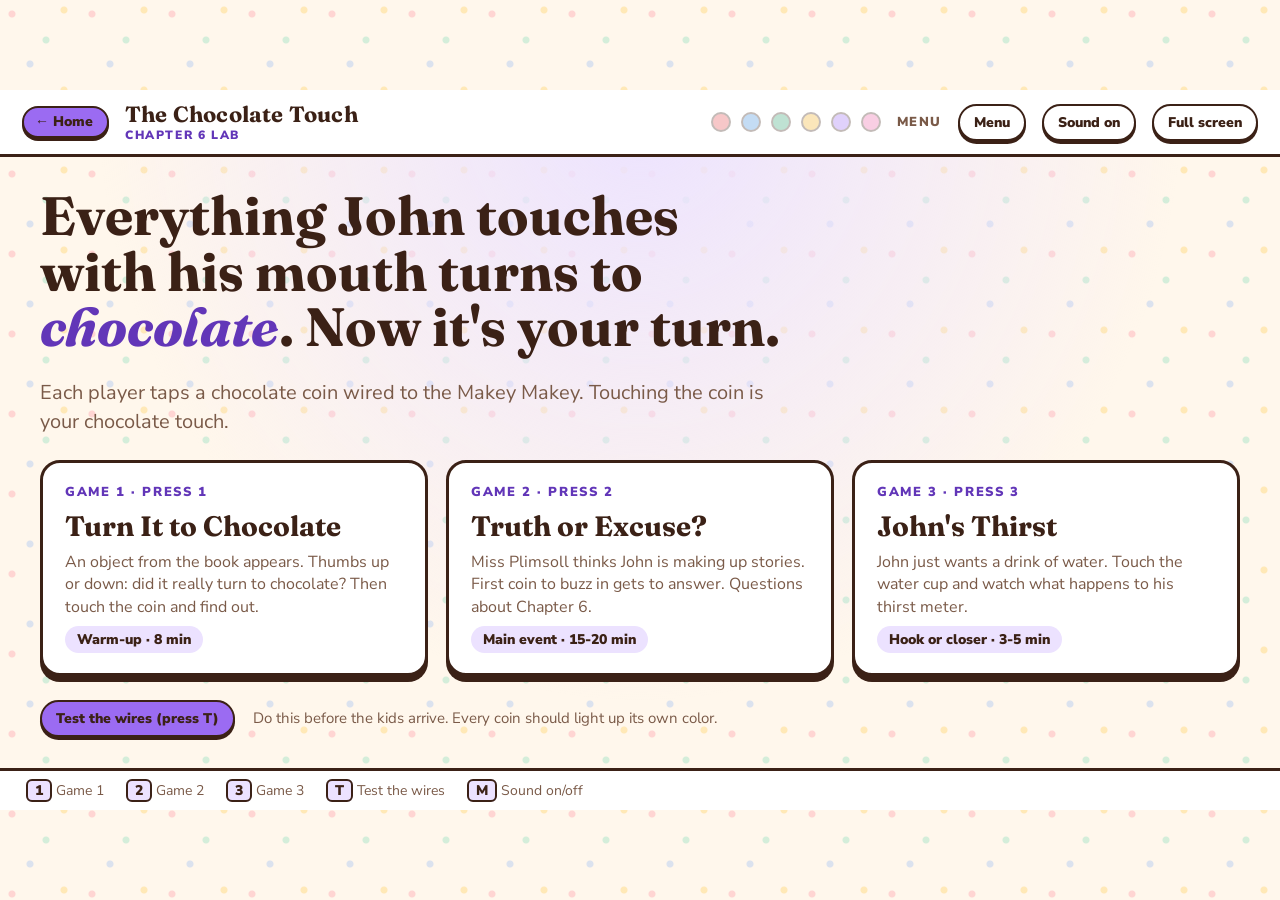
<file: ch6-makey-makey.html>
<!doctype html>
<html lang="en">
<head>
<meta charset="utf-8">
<meta name="viewport" content="width=device-width, initial-scale=1, viewport-fit=cover">
<title>Chocolate Touch Lab</title>
<link rel="preconnect" href="https://fonts.googleapis.com">
<link rel="preconnect" href="https://fonts.gstatic.com" crossorigin>
<link rel="stylesheet" href="https://fonts.googleapis.com/css2?family=Fraunces:opsz,wght@9..144,400..800&family=Nunito+Sans:wght@400;700;800;900&display=swap">
<link rel="stylesheet" href="candy.css">
<style>
  /* Layout: one fixed 1280x720 stage scaled to the screen (it gets cast), menu + three games + wire test as swappable screens.
     Candy Shop theme (candy.css) with a grape wrapper: bright and light, readable from the back of the room. */
  :root{
    --water:#5FB4E5; --water-deep:#1F6FA8;
    /* player coin colors, bright on cream */
    --p0:#E5484D; --p1:#3E8EDE; --p2:#2FA36F; --p3:#F2B01E; --p4:#9B6BF2; --p5:#EC5FA4;
  }
  *{box-sizing:border-box}
  [hidden]{display:none!important}
  .noanim, .noanim *{transition:none!important;animation:none!important}
  html,body{height:100%}
  body{margin:0;color:var(--ink);font-family:var(--sans);overflow:hidden}
  button{font:inherit;color:inherit;cursor:pointer}
  button:focus-visible,input:focus-visible{outline:3px solid var(--accent-deep);outline-offset:2px}

  #viewport{position:fixed;inset:0;overflow:hidden}
  #stage{width:1280px;height:720px;position:absolute;left:0;top:0;transform-origin:0 0;overflow:hidden;
         background:radial-gradient(ellipse at 50% 0%, var(--accent-soft) 0%, rgba(236,226,255,0) 60%);
         display:flex;flex-direction:column}

  /* top bar */
  .bar{display:flex;align-items:center;gap:16px;padding:12px 22px;background:var(--card);border-bottom:3px solid var(--ink)}
  .bar .home-pill{position:static;font-size:14px;padding:7px 14px 7px 11px;border-width:2px;box-shadow:0 3px 0 var(--ink);background:var(--accent)}
  .bar .home-pill:hover{box-shadow:0 4px 0 var(--ink)}
  .bar>*{flex:none;white-space:nowrap}
  .brand{font-family:var(--serif);font-weight:700;font-size:22px;letter-spacing:.2px;line-height:1.1}
  .brand small{display:block;font-family:var(--sans);font-weight:900;font-size:12px;letter-spacing:1.6px;text-transform:uppercase;color:var(--accent-deep);margin-top:3px}
  .bar .spacer{flex:1}
  .bar .mode-name{flex:0 1 auto;white-space:normal;max-width:240px;text-align:right;line-height:1.25}
  .mode-name{font-weight:900;font-size:13px;letter-spacing:1.6px;text-transform:uppercase;color:var(--ink-soft)}
  .tbtn{background:var(--card);color:var(--ink);border:2px solid var(--ink);border-radius:999px;padding:7px 14px;font-size:14px;font-weight:900;box-shadow:0 3px 0 var(--ink);transition:transform .1s, box-shadow .1s, background-color .15s}
  .tbtn:hover{background:var(--accent-soft);transform:translateY(-1px);box-shadow:0 4px 0 var(--ink)}
  .tbtn:active{transform:translateY(2px);box-shadow:0 1px 0 var(--ink)}
  .tbtn.primary{background:var(--accent);color:var(--ink);border-color:var(--ink)}
  .tbtn.primary:hover{background:var(--accent)}

  main{flex:1;position:relative}
  .screen{position:absolute;inset:0;display:none;padding:26px 40px}
  .screen.on{display:flex}

  .keys{padding:10px 26px;font-size:14px;color:var(--ink-soft);background:var(--card);border-top:3px solid var(--ink);display:flex;gap:22px;flex-wrap:wrap}
  .keys b{color:var(--ink);background:var(--accent-soft);border:2px solid var(--ink);border-radius:6px;padding:0 7px;font-weight:900}

  /* pad lights (shared) */
  .pads{display:flex;gap:10px}
  .pad{width:20px;height:20px;border-radius:50%;background:var(--pc);border:2px solid var(--ink);opacity:.3;transition:opacity .15s, transform .15s}
  .pad.hit{opacity:1;transform:scale(1.35);box-shadow:0 0 14px var(--pc)}

  /* ---------- HOME ---------- */
  #home{flex-direction:column;gap:24px;justify-content:center}
  #home h1{font-family:var(--serif);font-size:54px;line-height:1.02;margin:0;font-weight:700;text-wrap:balance;max-width:900px}
  #home h1 em{font-style:italic;color:var(--accent-deep)}
  #home p.lede{margin:0;font-size:20px;color:var(--ink-soft);max-width:760px;line-height:1.45}
  .games{display:grid;grid-template-columns:repeat(3,1fr);gap:18px}
  .gcard{text-align:left;background:var(--card);border:var(--stroke);border-radius:var(--radius);box-shadow:var(--pop);
         padding:20px 22px;display:flex;flex-direction:column;gap:8px;transition:transform .15s, box-shadow .15s, background-color .15s}
  .gcard:hover{transform:translateY(-3px);box-shadow:0 9px 0 var(--ink);background:#FDFBFF}
  .gcard:active{transform:translateY(4px);box-shadow:0 2px 0 var(--ink)}
  .gcard .num{font-weight:900;font-size:13px;letter-spacing:1.6px;text-transform:uppercase;color:var(--accent-deep)}
  .gcard h2{font-family:var(--serif);font-size:28px;margin:0;font-weight:700}
  .gcard p{margin:0;font-size:16px;color:var(--ink-soft);line-height:1.4}
  .gcard .when{margin-top:auto;align-self:flex-start;font-size:14px;font-weight:900;color:var(--ink);background:var(--accent-soft);border-radius:999px;padding:4px 12px}
  .home-foot{display:flex;align-items:center;gap:18px}
  .home-foot .hint{font-size:15px;color:var(--ink-soft)}

  /* ---------- WIRE TEST ---------- */
  #wire{flex-direction:column;gap:18px}
  #wire h2{font-family:var(--serif);font-size:36px;margin:0}
  .wire-grid{display:grid;grid-template-columns:repeat(3,1fr);gap:14px}
  .slot{background:var(--card);border:3px solid var(--ink);box-shadow:var(--pop-sm);border-radius:16px;padding:14px 16px;display:flex;flex-direction:column;gap:8px;transition:background .15s,border-color .15s,transform .15s}
  .slot.hit{border-color:var(--pc);background:color-mix(in srgb,var(--pc) 22%,#fff);transform:scale(1.03)}
  .slot .top{display:flex;align-items:center;gap:10px}
  .slot .coin{width:34px;height:34px;border-radius:50%;background:var(--pc);border:3px solid var(--ink);box-shadow:inset 0 -3px 0 rgba(0,0,0,.2);flex:none}
  .slot .key{font-weight:900;font-size:15px;letter-spacing:.5px;color:var(--ink)}
  .slot .count{margin-left:auto;font-size:13px;color:var(--ink-soft);font-variant-numeric:tabular-nums}
  .slot input{width:100%;background:var(--paper);border:2px solid var(--line);border-radius:10px;padding:8px 10px;color:var(--ink);font:800 18px var(--sans)}
  .slot input::placeholder{color:var(--ink-soft)}
  .wire-help{display:grid;grid-template-columns:repeat(3,1fr);gap:18px;font-size:15px;line-height:1.45;color:var(--ink-soft)}
  .wire-help h3{margin:0 0 4px;font-size:13px;letter-spacing:1.4px;text-transform:uppercase;color:var(--accent-deep)}
  .wire-help p{margin:0}

  /* ---------- GAME 1: TURN IT TO CHOCOLATE ---------- */
  #g1{gap:40px;align-items:center}
  .g1-left{width:520px;height:100%;display:flex;flex-direction:column;align-items:center;justify-content:center;position:relative}
  .objwrap{position:relative;width:340px;height:340px;display:flex;align-items:center;justify-content:center}
  .obj{font-size:230px;line-height:1;transition:filter 1.1s ease, transform .4s;filter:drop-shadow(0 12px 14px rgba(59,33,22,.25));user-select:none}
  .objwrap.melt .obj{filter:sepia(1) saturate(2.4) hue-rotate(-14deg) brightness(.5) contrast(1.25) drop-shadow(0 12px 14px rgba(59,33,22,.3));transform:scaleY(.94) translateY(8px)}
  .drips{position:absolute;left:90px;right:90px;top:225px;height:0;display:flex;justify-content:space-around;pointer-events:none}
  .drip{width:18px;height:0;background:linear-gradient(var(--milk),var(--choc));border-radius:0 0 9px 9px;transition:height 1.4s cubic-bezier(.3,.6,.4,1)}
  .objwrap.melt .drip{height:var(--h)}
  .puddle{position:absolute;bottom:-34px;left:50%;width:0;height:0;transform:translateX(-50%);border-radius:50%;
          background:radial-gradient(ellipse at 50% 40%, var(--milk), var(--choc) 70%);transition:width 1.2s .5s, height 1.2s .5s}
  .objwrap.melt .puddle{width:360px;height:54px}
  .objwrap.nope .obj{animation:shake .6s}
  @keyframes shake{0%,100%{transform:rotate(0)}20%{transform:rotate(-12deg)}40%{transform:rotate(10deg)}60%{transform:rotate(-7deg)}80%{transform:rotate(4deg)}}
  .stamp{position:absolute;top:30px;right:-10px;transform:rotate(12deg) scale(.4);opacity:0;font-family:var(--serif);font-weight:800;font-size:40px;
         padding:6px 18px;border:5px solid currentColor;border-radius:14px;transition:transform .35s cubic-bezier(.2,1.6,.4,1),opacity .2s;background:#fff;box-shadow:0 5px 0 currentColor}
  .stamp.show{opacity:1;transform:rotate(12deg) scale(1)}
  .stamp.yes{color:var(--choc)}
  .stamp.no{color:var(--water-deep)}
  .g1-right{flex:1;display:flex;flex-direction:column;gap:16px;justify-content:center;min-width:0}
  .chip{align-self:flex-start;font-weight:900;font-size:13px;letter-spacing:1.6px;text-transform:uppercase;color:var(--ink);background:var(--accent);border:2px solid var(--ink);border-radius:999px;padding:4px 12px}
  .g1-right h2{font-family:var(--serif);font-size:52px;line-height:1.02;margin:0;font-weight:700;text-wrap:balance}
  .ask{font-size:24px;line-height:1.4;color:var(--ink-soft);margin:0}
  .ask b{color:var(--ink)}
  .result{background:var(--card);border:3px solid var(--ink);border-left:10px solid var(--choc);box-shadow:var(--pop-sm);border-radius:14px;padding:16px 20px;display:flex;flex-direction:column;gap:8px}
  .result.no{border-left-color:var(--water)}
  .result q{font-family:var(--serif);font-style:italic;font-size:26px;line-height:1.3;quotes:"\201C" "\201D"}
  .result .note{font-size:19px;color:var(--ink-soft);line-height:1.4}
  .dots{display:flex;gap:8px;margin-top:6px}
  .dot{width:14px;height:14px;border-radius:50%;background:rgba(59,33,22,.15)}
  .dot.yes{background:var(--milk);box-shadow:inset 0 0 0 2px var(--choc)}
  .dot.no{background:transparent;box-shadow:inset 0 0 0 2px var(--water-deep)}
  .dot.cur{outline:2px solid var(--ink);outline-offset:2px}
  .navrow{display:flex;gap:10px}

  /* ---------- GAME 2: TRUTH OR EXCUSE ---------- */
  #g2{flex-direction:column;gap:18px}
  .q-head{display:flex;align-items:center;gap:12px}
  .q-count{font-weight:900;font-size:15px;color:var(--ink-soft);font-variant-numeric:tabular-nums}
  .chip.think{background:var(--blueberry-soft)}
  .qtext{font-family:var(--serif);font-size:42px;line-height:1.15;font-weight:600;margin:0;text-wrap:balance;max-width:1100px;min-height:150px}
  .buzzbox{border-radius:18px;padding:18px 24px;display:flex;align-items:center;gap:20px;min-height:110px;background:rgba(255,255,255,.7);border:3px dashed #C9B49C;transition:background .2s,border-color .2s}
  .buzzbox.locked{border-style:solid;border-color:var(--pc);background:color-mix(in srgb,var(--pc) 20%,#fff);box-shadow:0 5px 0 var(--pc)}
  .buzzbox .big{font-family:var(--serif);font-size:44px;font-weight:800}
  .buzzbox .sub{font-size:18px;color:var(--ink-soft)}
  .buzzbox .coin{width:66px;height:66px;border-radius:50%;background:var(--pc);border:3px solid var(--ink);box-shadow:inset 0 -5px 0 rgba(0,0,0,.2),0 0 26px var(--pc);flex:none}
  .buzzbox.locked .coin{animation:pop .5s}
  @keyframes pop{0%{transform:scale(.3)}70%{transform:scale(1.2)}100%{transform:scale(1)}}
  .scores{display:flex;gap:12px;flex-wrap:wrap;margin-top:auto}
  .score{flex:1;min-width:150px;background:var(--card);border:3px solid var(--ink);border-top:8px solid var(--pc);box-shadow:var(--pop-sm);border-radius:14px;padding:10px 14px;display:flex;flex-direction:column;gap:4px;transition:opacity .2s,transform .2s}
  .score.out{opacity:.35}
  .score.lit{transform:translateY(-6px);box-shadow:0 4px 0 var(--ink),0 10px 24px color-mix(in srgb,var(--pc) 55%,transparent)}
  .score .nm{font-weight:900;font-size:18px;white-space:nowrap;overflow:hidden;text-overflow:ellipsis}
  .score .pts{display:flex;align-items:center;gap:8px;font-size:15px;color:var(--ink-soft);font-variant-numeric:tabular-nums}
  .score .pts .n{font-family:var(--serif);font-size:30px;font-weight:800;color:var(--accent-deep)}
  .guide{font-size:18px;line-height:1.4;color:var(--ink);background:var(--lemon-soft);border:2px dashed var(--lemon-deep);border-radius:12px;padding:10px 16px}
  .guide b{letter-spacing:1.2px;text-transform:uppercase;font-size:12px;color:var(--lemon-deep);margin-right:8px}
  .g2-ctrl{display:flex;gap:10px;align-items:center}

  /* ---------- GAME 3: JOHN'S THIRST ---------- */
  #g3{gap:36px;align-items:center}
  .scene{width:560px;height:100%;position:relative;display:flex;align-items:flex-end;justify-content:center;gap:20px;padding-bottom:30px}
  .john{font-size:170px;line-height:1;filter:drop-shadow(0 10px 12px rgba(59,33,22,.25));transition:transform .3s}
  .john.sip{transform:rotate(-8deg) translateY(-6px)}
  .glass{width:150px;height:220px;border:6px solid var(--ink);border-top:none;border-radius:0 0 26px 26px;position:relative;overflow:hidden;background:rgba(255,255,255,.75)}
  .liquid{position:absolute;left:0;right:0;bottom:0;height:0;background:var(--water);transition:height .8s ease, background-color .9s ease}
  .liquid::before{content:"";position:absolute;left:-10%;right:-10%;top:-8px;height:16px;border-radius:50%;background:inherit;filter:brightness(1.15)}
  .glass.full .liquid{height:82%}
  .glass.choc .liquid{background:var(--milk)}
  .bubble{position:absolute;top:24px;left:10px;right:10px;background:var(--card);color:var(--ink);border:3px solid var(--ink);box-shadow:var(--pop-sm);border-radius:20px;padding:16px 20px;font-family:var(--serif);font-size:24px;line-height:1.3;font-style:italic;
          opacity:0;transform:translateY(10px);transition:opacity .3s,transform .3s}
  .bubble.show{opacity:1;transform:none}
  .bubble::after{content:"";position:absolute;bottom:-19px;left:110px;border:10px solid transparent;border-top:16px solid var(--ink)}
  .g3-right{flex:1;display:flex;flex-direction:column;gap:18px;justify-content:center;min-width:0}
  .g3-right h2{font-family:var(--serif);font-size:46px;line-height:1.05;margin:0;text-wrap:balance}
  .g3-right p{margin:0;font-size:22px;color:var(--ink-soft);line-height:1.4}
  .meter{position:relative;height:56px;border-radius:16px;background:var(--card);overflow:hidden;border:3px solid var(--ink);box-shadow:var(--pop-sm)}
  .meter .fill{position:absolute;inset:0 auto 0 0;width:30%;background:linear-gradient(90deg,var(--lemon),var(--orange),var(--bad));transition:width .9s cubic-bezier(.3,1.4,.5,1)}
  .meter .lbl{position:absolute;inset:0;display:flex;align-items:center;padding:0 18px;font-weight:900;font-size:20px;letter-spacing:1.4px;text-transform:uppercase;color:var(--ink);text-shadow:0 0 6px rgba(255,255,255,.8)}
  .scale3{display:flex;justify-content:space-between;font-size:14px;font-weight:900;color:var(--ink-soft);letter-spacing:.6px;text-transform:uppercase}
  .tally{font-size:20px;color:var(--ink);font-weight:900;font-variant-numeric:tabular-nums}
  .overlay{position:absolute;inset:0;background:rgba(255,247,236,.96);display:flex;flex-direction:column;align-items:center;justify-content:center;gap:22px;text-align:center;padding:40px 90px}
  .overlay h2{font-family:var(--serif);font-size:58px;margin:0;color:var(--accent-deep);text-wrap:balance;line-height:1.05}
  .overlay .tt{font-size:30px;line-height:1.35;max-width:900px;text-wrap:balance;font-weight:700}
  .overlay .frame{font-family:var(--serif);font-style:italic;font-size:30px;color:var(--ink);background:var(--card);border:var(--stroke);box-shadow:var(--pop-sm);border-radius:18px;padding:14px 26px}
  .overlay .sig{font-size:20px;color:var(--ink-soft)}

  /* shown when the page loses keyboard focus, since Makey Makey presses go nowhere until it's clicked */
  #focusNag{position:fixed;inset:0;z-index:10;background:rgba(255,247,236,.86);display:flex;align-items:center;justify-content:center;cursor:pointer}
  #focusNag div{background:var(--accent);color:var(--ink);font:900 28px var(--sans);padding:22px 34px;border:var(--stroke);box-shadow:var(--pop);border-radius:var(--radius);text-align:center;max-width:80vw}
  @media (prefers-reduced-motion:reduce){*{transition-duration:.01s!important;animation-duration:.01s!important}}
</style>
</head>
<body class="candy-bg theme-grape">
<div id="viewport"><div id="stage">

  <header class="bar">
    <a class="home-pill" href="index.html">← Home</a>
    <div class="brand">The Chocolate Touch <small>Chapter 6 Lab</small></div>
    <div class="spacer"></div>
    <div class="pads" id="barPads" aria-label="Coin lights"></div>
    <div class="mode-name" id="modeName">Menu</div>
    <button class="tbtn" id="btnHome" type="button">Menu</button>
    <button class="tbtn" id="btnSound" type="button">Sound on</button>
    <button class="tbtn" id="btnFull" type="button">Full screen</button>
  </header>

  <main>
    <!-- HOME -->
    <section class="screen on" id="home">
      <h1>Everything John touches with his mouth turns to <em>chocolate</em>. Now it's your turn.</h1>
      <p class="lede">Each player taps a chocolate coin wired to the Makey Makey. Touching the coin is your chocolate touch.</p>
      <div class="games">
        <button class="gcard" type="button" data-go="g1">
          <span class="num">Game 1 · press 1</span>
          <h2>Turn It to Chocolate</h2>
          <p>An object from the book appears. Thumbs up or down: did it really turn to chocolate? Then touch the coin and find out.</p>
          <span class="when">Warm-up · 8 min</span>
        </button>
        <button class="gcard" type="button" data-go="g2">
          <span class="num">Game 2 · press 2</span>
          <h2>Truth or Excuse?</h2>
          <p>Miss Plimsoll thinks John is making up stories. First coin to buzz in gets to answer. Questions about Chapter 6.</p>
          <span class="when">Main event · 15-20 min</span>
        </button>
        <button class="gcard" type="button" data-go="g3">
          <span class="num">Game 3 · press 3</span>
          <h2>John's Thirst</h2>
          <p>John just wants a drink of water. Touch the water cup and watch what happens to his thirst meter.</p>
          <span class="when">Hook or closer · 3-5 min</span>
        </button>
      </div>
      <div class="home-foot">
        <button class="tbtn primary" type="button" data-go="wire">Test the wires (press T)</button>
        <span class="hint">Do this before the kids arrive. Every coin should light up its own color.</span>
      </div>
    </section>

    <!-- WIRE TEST -->
    <section class="screen" id="wire">
      <h2>Test the wires</h2>
      <div class="wire-grid" id="wireGrid"></div>
      <div class="wire-help">
        <div><h3>Coins</h3><p>Clip one alligator clip to each foil coin. Players 1-5 use the front: Up, Down, Left, Right, Space. Player 6 needs a jumper wire in the W hole on the back.</p></div>
        <div><h3>Earth</h3><p>Clip Earth to a strip of foil taped to the table. Everyone keeps one hand flat on the foil and taps their coin with the other hand.</p></div>
        <div><h3>Names</h3><p>Type each player's name. Clear a name to turn that coin off for the quiz. Names are saved on this computer.</p></div>
      </div>
    </section>

    <!-- GAME 1 -->
    <section class="screen" id="g1">
      <div class="g1-left">
        <div class="objwrap" id="g1wrap">
          <div class="obj" id="g1obj"></div>
          <div class="drips"><div class="drip" style="--h:70px"></div><div class="drip" style="--h:120px"></div><div class="drip" style="--h:52px"></div><div class="drip" style="--h:96px"></div><div class="drip" style="--h:64px"></div></div>
          <div class="puddle"></div>
          <div class="stamp" id="g1stamp"></div>
        </div>
      </div>
      <div class="g1-right">
        <span class="chip" id="g1ch"></span>
        <h2 id="g1name"></h2>
        <p class="ask" id="g1ask">Thumbs up if it turned to chocolate. Thumbs down if it didn't. <b>Then touch the coin.</b></p>
        <div class="result" id="g1res" hidden><q id="g1quote"></q><div class="note" id="g1note"></div></div>
        <div class="dots" id="g1dots"></div>
        <div class="navrow">
          <button class="tbtn" type="button" id="g1prev">Back</button>
          <button class="tbtn primary" type="button" id="g1next">Next object (Enter)</button>
        </div>
      </div>
    </section>

    <!-- GAME 2 -->
    <section class="screen" id="g2">
      <div class="q-head">
        <span class="chip" id="g2type"></span>
        <span class="q-count" id="g2count"></span>
      </div>
      <p class="qtext" id="g2q"></p>
      <div class="buzzbox" id="g2box">
        <div class="coin" id="g2coin" hidden></div>
        <div><div class="big" id="g2big"></div><div class="sub" id="g2sub"></div></div>
      </div>
      <div class="guide" id="g2guide" hidden><b>Answer guide</b><span id="g2ans"></span></div>
      <div class="g2-ctrl">
        <button class="tbtn" type="button" id="g2yes">Correct (Y)</button>
        <button class="tbtn" type="button" id="g2no">Try again (N)</button>
        <button class="tbtn" type="button" id="g2rev">Answer guide (R)</button>
        <button class="tbtn primary" type="button" id="g2next">Next question (Enter)</button>
        <span style="flex:1"></span>
        <button class="tbtn" type="button" id="g2reset">Reset scores</button>
      </div>
      <div class="scores" id="g2scores"></div>
    </section>

    <!-- GAME 3 -->
    <section class="screen" id="g3">
      <div class="scene">
        <div class="bubble" id="g3bubble"></div>
        <div class="john" id="g3john" aria-hidden="true">&#x1F466;</div>
        <div class="glass" id="g3glass"><div class="liquid"></div></div>
      </div>
      <div class="g3-right">
        <h2>John just wants a drink of cold water.</h2>
        <p>Touch the water cup to give him a drink. Watch the meter.</p>
        <div class="meter"><div class="fill" id="g3fill"></div><div class="lbl" id="g3lbl">Thirst</div></div>
        <div class="scale3"><span>A little thirsty</span><span>So thirsty</span><span>Terribly thirsty</span></div>
        <div class="tally" id="g3tally">Drinks tried: 0 · Drinks of water he got: 0</div>
        <div class="navrow"><button class="tbtn" type="button" id="g3reset">Start over</button></div>
      </div>
      <div class="overlay" id="g3over" hidden>
        <h2>John is terribly thirsty.</h2>
        <div class="tt">Turn and talk: is the chocolate touch still a gift?</div>
        <div class="frame">"I think it is a ______ because ______."</div>
        <div class="sig">Thumbs up = gift · Thumbs down = curse · Press Enter to start over</div>
      </div>
    </section>
  </main>

  <footer class="keys" id="keys"></footer>
</div></div>
<div id="focusNag" hidden><div>Click anywhere so the coins work</div></div>

<script>
(() => {
  /* ---------- stage scaling ---------- */
  const stage = document.getElementById('stage');
  function fit(){
    const s = Math.min(innerWidth/1280, innerHeight/720);
    stage.style.transform = `translate(${(innerWidth-1280*s)/2}px,${(innerHeight-720*s)/2}px) scale(${s})`;
  }
  addEventListener('resize', fit); fit();

  /* ---------- players / keys ---------- */
  const KEYS = [
    {code:'ArrowUp',    label:'Up arrow'},
    {code:'ArrowDown',  label:'Down arrow'},
    {code:'ArrowLeft',  label:'Left arrow'},
    {code:'ArrowRight', label:'Right arrow'},
    {code:'Space',      label:'Space'},
    {code:'KeyW',       label:'W (back pins)'},
  ];
  const COLORS = ['var(--p0)','var(--p1)','var(--p2)','var(--p3)','var(--p4)','var(--p5)'];
  const store = {
    get(k){ try { return JSON.parse(localStorage.getItem(k)); } catch(e){ return null; } },
    set(k,v){ try { localStorage.setItem(k, JSON.stringify(v)); } catch(e){} }
  };
  const savedNames = store.get('ct6-names');
  const players = KEYS.map((k,i) => ({
    name: (savedNames && typeof savedNames[i] === 'string') ? savedNames[i] : 'Player ' + (i+1),
    color: COLORS[i], score: 0, hits: 0
  }));
  const active = i => players[i].name.trim() !== '';
  const saveNames = () => store.set('ct6-names', players.map(p => p.name));

  /* ---------- sound ---------- */
  let ctx = null, muted = false;
  function audio(){
    if (!ctx) { try { ctx = new (window.AudioContext||window.webkitAudioContext)(); } catch(e){ return null; } }
    if (ctx.state === 'suspended') ctx.resume();
    return ctx;
  }
  function tone(freq, dur, type='sine', vol=.2, when=0, slideTo=null){
    if (muted) return; const a = audio(); if (!a) return;
    const t = a.currentTime + when, o = a.createOscillator(), g = a.createGain();
    o.type = type; o.frequency.setValueAtTime(freq, t);
    if (slideTo) o.frequency.exponentialRampToValueAtTime(slideTo, t+dur);
    g.gain.setValueAtTime(0.0001, t); g.gain.exponentialRampToValueAtTime(vol, t+.015);
    g.gain.exponentialRampToValueAtTime(0.0001, t+dur);
    o.connect(g).connect(a.destination); o.start(t); o.stop(t+dur+.05);
  }
  const PITCH = [523, 587, 659, 784, 880, 988];
  const sfx = {
    player: i => { tone(PITCH[i], .18, 'square', .09); tone(PITCH[i]*2, .12, 'sine', .08, .05); },
    buzz:   i => { tone(PITCH[i]/2, .35, 'square', .12); tone(PITCH[i], .35, 'sawtooth', .05); },
    melt:   () => { tone(660, 1.1, 'sine', .22, 0, 110); tone(990, .9, 'triangle', .08, .05, 160); },
    nope:   () => { tone(300, .14, 'triangle', .25, 0, 480); tone(480, .14, 'triangle', .25, .14, 260); tone(260, .2, 'triangle', .2, .28, 200); },
    right:  () => [523,659,784,1047].forEach((f,k) => tone(f, .22, 'triangle', .18, k*.09)),
    wrong:  () => tone(150, .4, 'sawtooth', .12, 0, 110),
    pour:   () => { for (let k=0;k<6;k++) tone(700+Math.random()*500, .08, 'sine', .07, k*.09); },
    gulp:   () => tone(420, .5, 'sine', .2, 0, 90),
  };

  /* ---------- screens ---------- */
  const MODES = {
    home:{name:'Menu', keys:[['1','Game 1'],['2','Game 2'],['3','Game 3'],['T','Test the wires'],['M','Sound on/off']]},
    wire:{name:'Wire test', keys:[['Touch a coin','it lights up'],['Esc','Menu']]},
    g1:{name:'Game 1 · Turn It to Chocolate', keys:[['Any coin','touch the chocolate'],['Enter','Next object'],['Backspace','Back'],['Esc','Menu']]},
    g2:{name:'Game 2 · Truth or Excuse?', keys:[['Coin','buzz in'],['Y','Correct'],['N','Try again'],['R','Answer guide'],['Enter','Next question'],['Esc','Menu']]},
    g3:{name:"Game 3 · John's Thirst", keys:[['Any coin or the water cup','give John a drink'],['Enter','Start over'],['Esc','Menu']]},
  };
  let mode = 'home';
  function go(m){
    mode = m;
    document.querySelectorAll('.screen').forEach(s => s.classList.toggle('on', s.id === m));
    document.getElementById('modeName').textContent = MODES[m].name;
    document.getElementById('keys').innerHTML = MODES[m].keys.map(([k,v]) => `<span><b>${k}</b> ${v}</span>`).join('');
    if (m === 'wire') renderWire();
    if (m === 'g1') renderG1();
    if (m === 'g2') renderG2();
    if (m === 'g3') renderG3();
    document.activeElement && document.activeElement.blur && document.activeElement.blur();
  }
  document.querySelectorAll('[data-go]').forEach(b => b.addEventListener('click', () => { audio(); go(b.dataset.go); }));
  document.getElementById('btnHome').onclick = () => go('home');
  const btnSound = document.getElementById('btnSound');
  function toggleMute(){ muted = !muted; btnSound.textContent = muted ? 'Sound off' : 'Sound on'; }
  btnSound.onclick = () => { audio(); toggleMute(); };
  document.getElementById('btnFull').onclick = () => {
    const d = document;
    if (d.fullscreenElement) d.exitFullscreen().catch(()=>{});
    else d.documentElement.requestFullscreen?.().catch(()=>{});
  };

  /* bar lights */
  const barPads = document.getElementById('barPads');
  barPads.innerHTML = players.map((p,i) => `<div class="pad" style="--pc:${p.color}" data-i="${i}" title="${KEYS[i].label}"></div>`).join('');
  function flashBar(i){
    const el = barPads.children[i]; el.classList.add('hit');
    clearTimeout(el._t); el._t = setTimeout(() => el.classList.remove('hit'), 260);
  }

  /* ---------- WIRE TEST ---------- */
  const wireGrid = document.getElementById('wireGrid');
  function renderWire(){
    wireGrid.innerHTML = players.map((p,i) => `
      <div class="slot" style="--pc:${p.color}" data-i="${i}">
        <div class="top"><div class="coin"></div><span class="key">Player ${i+1} · ${KEYS[i].label}</span><span class="count" data-c>${p.hits ? p.hits + (p.hits===1?' tap':' taps') : 'not tapped yet'}</span></div>
        <input id="name${i}" type="text" maxlength="14" placeholder="(off)" value="${p.name.replace(/"/g,'&quot;')}" aria-label="Player ${i+1} name">
      </div>`).join('');
    wireGrid.querySelectorAll('input').forEach((inp,i) => inp.addEventListener('input', () => { players[i].name = inp.value; saveNames(); }));
  }
  function wireHit(i){
    players[i].hits++;
    const slot = wireGrid.children[i]; if (!slot) return;
    slot.querySelector('[data-c]').textContent = players[i].hits + (players[i].hits===1?' tap':' taps');
    slot.classList.add('hit'); clearTimeout(slot._t); slot._t = setTimeout(() => slot.classList.remove('hit'), 300);
  }

  /* ---------- GAME 1 ---------- */
  const OBJECTS = [
    {e:'\u{1FAA5}', name:"John's toothpaste", ch:'Chapter 3', yes:true,
     q:'It squeezed out like thick, creamy chocolate.', n:'This is the very first thing that changed.'},
    {e:'\u{1F9C3}', name:"John's orange juice", ch:'Chapter 3', yes:true,
     q:'Chocolate juice.', n:'John drank the whole glass without being told.'},
    {e:'\u{1F34A}', name:"Mary's orange juice", ch:'Chapter 3', yes:false,
     q:'It tasted like orange to her.', n:'The magic only works for John. Mary tasted hers and it was still orange juice.'},
    {e:'\u{1F373}', name:'Bacon and egg', ch:'Chapter 3', yes:true,
     q:'Chocolate white and chocolate yolk.', n:'Then the toast, the butter, and the marmalade turned too.'},
    {e:'\u{1F9E4}', name:"John's glove", ch:'Chapter 4', yes:true,
     q:'It was like chewing leather made of chocolate.', n:'Uh oh. What will his mother say about the gloves?'},
    {e:'\u{1FA99}', name:"Susan's silver dollar", ch:'Chapter 5', yes:true,
     q:'He sadly handed back a crescent.', n:'Susan gave John a whole coin and got back half. That is why she is so angry in Chapter 6.'},
    {e:'\u{1F6B0}', name:'The water fountain', ch:'Chapter 5', yes:true,
     q:'Ice-cold chocolate water, thin and sweet.', n:'John is getting thirstier and thirstier.'},
    {e:'✏️', name:"John's pencil", ch:'Chapters 5-6', yes:true,
     q:'Changing it into a chocolate pencil before John’s very eyes.', n:'This time the whole pencil changed, not just the part in his mouth. The magic is getting stronger.'},
    {e:'\u{1FAA2}', name:"Susan's skipping rope", ch:'Chapter 6', yes:false,
     q:'Just you give me that skipping rope, and I’ll prove it.', n:'Not yet! The bell rang before John could bite it.'},
    {e:'\u{1F4DD}', name:'The new pencil from Miss Plimsoll', ch:'Chapter 6', yes:false,
     q:'Be a good boy, and try not to lose it.', n:'Not yet. Do you think it will stay a pencil?'},
    {e:'\u{1F382}', name:"Susan's birthday cake", ch:'Chapter 6', yes:false,
     q:'The one who does it the most times gets the first slice of my birthday cake.', n:'Susan only talked about it. John never got near it.'},
    {e:'\u{1F466}', name:'John himself', ch:'Chapter 6', yes:false,
     q:'Maybe I’ll turn to chocolate myself.', n:'Not yet. John is scared it could happen. What do you predict?'},
  ];
  let g1i = 0, g1done = new Array(OBJECTS.length).fill(false), g1busy = false;
  const $ = id => document.getElementById(id);
  function renderG1(){
    const o = OBJECTS[g1i], wrap = $('g1wrap');
    wrap.classList.add('noanim');
    wrap.classList.remove('melt','nope');
    void wrap.offsetWidth;
    wrap.classList.remove('noanim');
    $('g1obj').textContent = o.e;
    $('g1name').textContent = o.name;
    $('g1ch').textContent = o.ch;
    $('g1ask').hidden = g1done[g1i];
    $('g1stamp').className = 'stamp';
    $('g1res').hidden = true;
    if (g1done[g1i]) showG1Result(false);
    $('g1dots').innerHTML = OBJECTS.map((x,k) => `<span class="dot ${g1done[k] ? (x.yes?'yes':'no') : ''} ${k===g1i?'cur':''}"></span>`).join('');
    $('g1next').textContent = g1i === OBJECTS.length-1 ? 'Start over (Enter)' : 'Next object (Enter)';
  }
  function showG1Result(animate){
    const o = OBJECTS[g1i], wrap = $('g1wrap'), st = $('g1stamp');
    wrap.classList.add(o.yes ? 'melt' : 'nope');
    if (!animate) { wrap.classList.add('noanim'); wrap.classList.remove('nope'); void wrap.offsetWidth; wrap.classList.remove('noanim'); }
    st.textContent = o.yes ? 'CHOCOLATE!' : 'NOT CHOCOLATE';
    st.className = 'stamp show ' + (o.yes ? 'yes' : 'no');
    $('g1quote').textContent = o.q;
    $('g1note').textContent = o.n;
    $('g1res').className = 'result' + (o.yes ? '' : ' no');
    $('g1res').hidden = false;
    $('g1ask').hidden = true;
  }
  function g1Touch(){
    if (g1done[g1i] || g1busy) return;
    const o = OBJECTS[g1i];
    g1done[g1i] = true; g1busy = true;
    if (o.yes) {
      sfx.melt(); $('g1wrap').classList.add('melt');
      setTimeout(() => { showG1Result(true); g1busy = false; renderDots(); }, 900);
    } else {
      sfx.nope(); showG1Result(true); g1busy = false; renderDots();
    }
  }
  function renderDots(){
    $('g1dots').innerHTML = OBJECTS.map((x,k) => `<span class="dot ${g1done[k] ? (x.yes?'yes':'no') : ''} ${k===g1i?'cur':''}"></span>`).join('');
  }
  function g1Next(){
    if (g1busy) return;
    if (g1i === OBJECTS.length-1) { g1i = 0; g1done.fill(false); }
    else g1i++;
    renderG1();
  }
  function g1Prev(){ if (g1busy || g1i === 0) return; g1i--; renderG1(); }
  $('g1next').onclick = g1Next; $('g1prev').onclick = g1Prev;

  /* ---------- GAME 2 ---------- */
  const QUESTIONS = [
    {t:'find', q:'Miss Plimsoll says John is making up "silly stories." What does John show her to prove he is telling the truth?',
     a:'The pointed stick of chocolate. It used to be his pencil.'},
    {t:'find', q:'Besides the pencil, what else does John tell Miss Plimsoll turned to chocolate?',
     a:'His gloves, and the water from the water fountain (and the water upstairs).'},
    {t:'think', q:'Miss Plimsoll "suddenly looked pale" and goes to talk to the nurse. What do you think she is thinking?',
     a:'Any reasonable inference: she is worried John is sick, or she is starting to think something really is wrong. Ask: what clue made you think that?'},
    {t:'find', q:'Why does Miss Plimsoll keep the chocolate pencil in her desk drawer?',
     a:'"We don’t allow anyone to eat candy in class." She will keep it until school is out.'},
    {t:'think', q:'John thinks skipping rope is silly. So why does he offer to skip with Susan?',
     a:'He feels sorry for spoiling her silver dollar. The book says he was willing to make a sacrifice.'},
    {t:'find', q:'How does Susan show John she is still mad at him?',
     a:'She ignores him, raises her eyebrows, shuts her eyes, sticks out her tongue, and whispers and laughs with Betty and Ellen.'},
    {t:'find', q:'John says the magic is getting worse. What is his evidence?',
     a:'At first only the part in his mouth turned to chocolate. Now the whole pencil changed after one nibble.'},
    {t:'think', q:'Susan says if the magic were real, John would be glad. Why does she say that? Is she right?',
     a:'Because all John ever likes eating is chocolate. Most kids should say no: he is thirsty, in trouble, and sad. Ask for evidence.'},
    {t:'find', q:'How does John want to prove the magic to Susan? Why doesn’t it happen?',
     a:'He wants to bite her skipping rope. The bell rings before he can.'},
    {t:'find', q:'At the end of the chapter John is worried about a lot of things. Name two.',
     a:'His mother being cross about the gloves, his messed-up arithmetic test, Susan being angry, and being terribly thirsty.'},
    {t:'think', q:'Susan saw her silver dollar turn to chocolate in Chapter 5. So why does she say "I don’t believe one word"?',
     a:'Any reasonable idea: she is still mad, she doesn’t want to look silly in front of her friends, or it seems impossible. Push for "because."'},
    {t:'think', q:'Big question: is John lucky or unlucky right now? Give one reason from Chapter 6.',
     a:'Either answer is fine with a reason. Unlucky: thirsty, in trouble, lost his friend. Lucky is harder to argue now. Ask who changed their answer since Chapter 3.'},
  ];
  let g2i = 0, g2phase = 'open', g2who = -1, g2out = new Set(), g2reveal = false;
  function renderG2(){
    const Q = QUESTIONS[g2i];
    const chip = $('g2type');
    chip.textContent = Q.t === 'find' ? 'Find it in the book' : 'Think about it';
    chip.className = 'chip' + (Q.t === 'think' ? ' think' : '');
    $('g2count').textContent = `Question ${g2i+1} of ${QUESTIONS.length}`;
    $('g2q').textContent = Q.q;
    $('g2ans').textContent = Q.a;
    $('g2guide').hidden = !g2reveal;
    const box = $('g2box'), coin = $('g2coin');
    box.classList.toggle('locked', g2phase !== 'open' && g2who >= 0);
    coin.hidden = !(g2who >= 0 && g2phase !== 'open');
    if (g2who >= 0) box.style.setProperty('--pc', players[g2who].color);
    if (g2phase === 'open') {
      $('g2big').textContent = g2out.size ? 'Anyone else? Buzzers open.' : 'Buzzers open!';
      $('g2sub').textContent = 'Think first. Then touch your coin to answer.';
    } else if (g2phase === 'locked') {
      $('g2big').textContent = players[g2who].name + ' buzzed in!';
      $('g2sub').textContent = 'Say your answer out loud.';
    } else if (g2who >= 0) {
      $('g2big').textContent = players[g2who].name + ' got it!';
      $('g2sub').textContent = 'Press Enter for the next question.';
    } else {
      $('g2big').textContent = 'Nobody got that one.';
      $('g2sub').textContent = 'Let’s look at the answer together.';
    }
    $('g2scores').innerHTML = players.map((p,i) => !active(i) ? '' : `
      <div class="score ${g2out.has(i)?'out':''} ${g2who===i && g2phase!=='open'?'lit':''}" style="--pc:${p.color}">
        <div class="nm">${p.name.replace(/</g,'&lt;')}</div>
        <div class="pts"><span class="n">${p.score}</span> coin${p.score===1?'':'s'}</div>
      </div>`).join('');
  }
  function g2Buzz(i){
    if (!active(i) || g2phase !== 'open' || g2out.has(i)) return;
    g2phase = 'locked'; g2who = i; sfx.buzz(i); renderG2();
  }
  function g2Yes(){ if (g2phase !== 'locked') return; players[g2who].score++; g2phase = 'scored'; sfx.right(); renderG2(); }
  function g2No(){
    if (g2phase !== 'locked') return;
    g2out.add(g2who); sfx.wrong();
    const left = players.some((p,i) => active(i) && !g2out.has(i));
    if (left) { g2phase = 'open'; g2who = -1; }
    else { g2phase = 'scored'; g2who = -1; g2reveal = true; }
    renderG2();
  }
  function g2Next(){
    g2i = (g2i + 1) % QUESTIONS.length;
    g2phase = 'open'; g2who = -1; g2out.clear(); g2reveal = false; renderG2();
  }
  function g2Rev(){ g2reveal = !g2reveal; renderG2(); }
  $('g2yes').onclick = g2Yes; $('g2no').onclick = g2No; $('g2next').onclick = g2Next; $('g2rev').onclick = g2Rev;
  $('g2reset').onclick = () => { players.forEach(p => p.score = 0); renderG2(); };

  /* ---------- GAME 3 ---------- */
  const LINES = [
    'I would like a drink of cold water.',
    'It turned into ice-cold chocolate water, thin and sweet.',
    'I’m getting so thirsty.',
    'He swallowed nothing but sweet chocolate.',
    'His mouth was getting stickier, and sweeter, and drier by the minute.',
    'I think it’s getting worse.',
  ];
  const START = 30, STEP = 14;
  let thirst = START, drinks = 0, g3busy = false, g3timers = [];
  function renderG3(){
    $('g3fill').style.width = Math.min(thirst,100) + '%';
    $('g3lbl').textContent = thirst >= 100 ? 'Terribly thirsty!' : thirst >= 66 ? 'So thirsty' : 'Thirst';
    $('g3tally').textContent = `Drinks tried: ${drinks} · Drinks of water he got: 0`;
    $('g3over').hidden = thirst < 100 || g3busy;
  }
  function g3Drink(){
    if (g3busy || thirst >= 100) return;
    g3busy = true; drinks++;
    const glass = $('g3glass'), bub = $('g3bubble'), john = $('g3john');
    bub.classList.remove('show');
    sfx.pour(); glass.classList.add('full');
    const T = (fn, ms) => g3timers.push(setTimeout(fn, ms));
    T(() => { john.classList.add('sip'); glass.classList.add('choc'); sfx.melt(); }, 700);
    T(() => {
      sfx.gulp();
      bub.textContent = '“' + LINES[(drinks-1) % LINES.length] + '”';
      bub.classList.add('show');
      thirst = Math.min(100, thirst + STEP);
      renderG3();
    }, 1300);
    T(() => { john.classList.remove('sip'); glass.classList.remove('full'); }, 1900);
    T(() => { glass.classList.remove('choc'); g3busy = false; renderG3(); }, 2600);
  }
  function g3Reset(){
    g3timers.forEach(clearTimeout); g3timers = [];
    thirst = START; drinks = 0; g3busy = false;
    $('g3glass').className = 'glass'; $('g3bubble').classList.remove('show'); $('g3john').classList.remove('sip');
    renderG3();
  }
  $('g3reset').onclick = g3Reset;

  /* ---------- input ---------- */
  const lastHit = new Array(KEYS.length).fill(0);
  function onPad(i){
    flashBar(i);
    if (mode === 'wire') { sfx.player(i); wireHit(i); }
    else if (mode === 'home') sfx.player(i);
    else if (mode === 'g1') g1Touch();
    else if (mode === 'g2') g2Buzz(i);
    else if (mode === 'g3') g3Drink();
  }
  addEventListener('keydown', e => {
    if (e.target.matches && e.target.matches('input, textarea')) {
      if (e.key === 'Escape') e.target.blur();
      return;
    }
    audio();
    const i = KEYS.findIndex(k => k.code === e.code);
    if (i >= 0) {
      e.preventDefault();
      if (e.repeat) return;
      const now = performance.now();
      if (now - lastHit[i] < 250) return;   // foil coins can "chatter"; ignore double taps
      lastHit[i] = now;
      onPad(i);
      return;
    }
    const k = e.key.toLowerCase();
    if (k === 'escape') return go('home');
    if (k === 'm') return toggleMute();
    if (mode === 'home') {
      if (k === '1') go('g1'); else if (k === '2') go('g2'); else if (k === '3') go('g3'); else if (k === 't') go('wire');
      return;
    }
    if (mode === 'g1') { if (k === 'enter') { e.preventDefault(); g1Next(); } else if (k === 'backspace') { e.preventDefault(); g1Prev(); } }
    if (mode === 'g2') {
      if (k === 'y') g2Yes(); else if (k === 'n') g2No(); else if (k === 'r') g2Rev();
      else if (k === 'enter') { e.preventDefault(); g2Next(); }
    }
    if (mode === 'g3' && k === 'enter') { e.preventDefault(); g3Reset(); }
  });

  // a clicked button keeps focus, so Enter/Space would press it again; drop focus after every click
  document.addEventListener('click', e => { const b = e.target.closest && e.target.closest('button'); if (b) b.blur(); });

  // test hook: lets an automated check drive the page without a keyboard
  window.__ct6 = { go, onPad, g2Yes, g2No, g2Rev, g2Next, g1Next, state: () => ({mode, g1i, g2phase, g2who, thirst}) };

  const nag = document.getElementById('focusNag');
  const checkFocus = () => { nag.hidden = document.hasFocus(); };
  addEventListener('blur', checkFocus); addEventListener('focus', checkFocus);
  nag.addEventListener('click', () => { nag.hidden = true; audio(); });
  setTimeout(checkFocus, 300);

  go('home');
})();
</script>
</body>
</html>
</file>
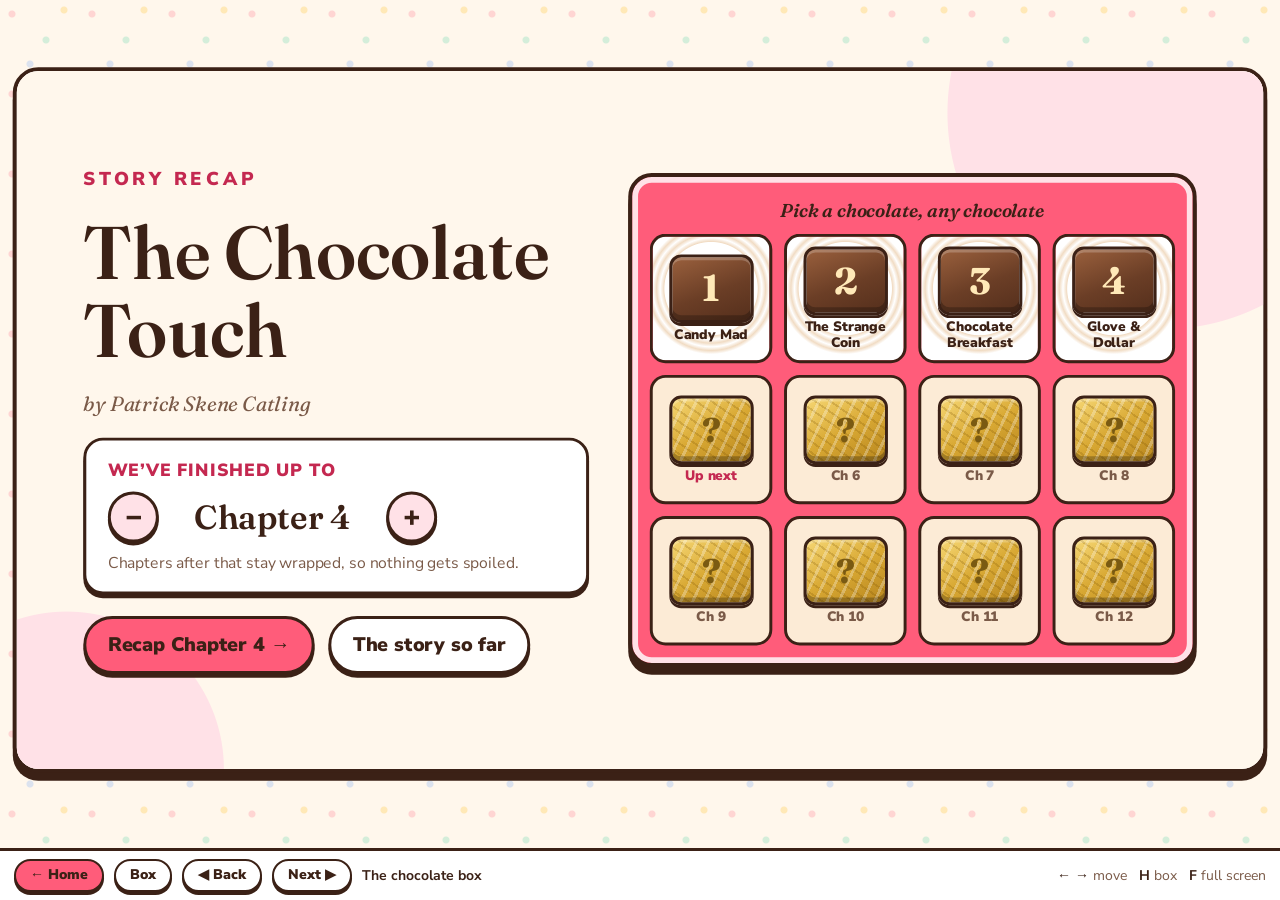
<file: chocolate-touch-recap.html>
<meta charset="utf-8">
<meta name="viewport" content="width=device-width,initial-scale=1,viewport-fit=cover">
<title>Chocolate Touch Recap</title>
<link rel="preconnect" href="https://fonts.googleapis.com">
<link rel="preconnect" href="https://fonts.gstatic.com" crossorigin>
<link rel="stylesheet" href="https://fonts.googleapis.com/css2?family=Fraunces:ital,opsz,wght@0,9..144,400..700;1,9..144,400..600&family=Nunito+Sans:wght@400;700;800&display=swap">
<link rel="stylesheet" href="candy.css">
<style>
  /* Layout: a 1280x720 projected stage, scaled to fit. Home is a box of chocolates, one piece per chapter.
     Candy Shop theme (candy.css) with a strawberry wrapper. Drawings keep their own colors. */
  :root{
    /* old names still used by inline styles in the slide templates, mapped to light values */
    --dust:var(--ink-soft); --hud:var(--ink-soft);
    --green:var(--mint-deep); --dark-choc:#5E331F; --milk:#8B5534;
  }
  *{box-sizing:border-box}
  html,body{height:100%}
  body{margin:0;color:var(--ink);font-family:var(--sans);overflow:hidden}
  button{font:inherit;color:inherit;cursor:pointer}
  button:focus-visible{outline:4px solid var(--accent-deep);outline-offset:3px}

  #viewport{position:fixed;left:0;right:0;top:0;bottom:60px;overflow:hidden}
  #stage{width:1280px;height:720px;position:absolute;left:0;top:0;transform-origin:0 0;border-radius:26px;overflow:hidden;background:var(--card);
         border:4px solid var(--ink);box-shadow:0 8px 0 var(--ink)}

  .slide{position:absolute;inset:0;display:flex;flex-direction:column;padding:52px 68px 54px;gap:24px;color:var(--ink)}
  .slide h1,.slide h2{font-family:var(--serif);font-weight:600;line-height:1.04;margin:0;text-wrap:balance}
  .slide p{margin:0}
  /* every slide is light: strawberry-tinted cream, white, or lemon cream */
  .s-dark{background:radial-gradient(circle at 92% 6%, var(--accent-soft) 0 220px, transparent 221px),
                     radial-gradient(circle at 4% 100%, var(--accent-soft) 0 160px, transparent 161px), var(--paper)}
  .s-cream{background:var(--card)}
  .s-butter{background:var(--lemon-soft)}
  .eyebrow{font-size:19px;letter-spacing:4px;font-weight:900;text-transform:uppercase;color:var(--accent-deep)}
  .title-xl{font-size:84px}
  .title-lg{font-size:62px}
  .title-md{font-size:46px}
  .lead{font-size:28px;line-height:1.35}
  .spacer{flex:1}
  .hint{font-size:17px;color:var(--ink-soft);font-weight:700}

  /* ---------- buttons ---------- */
  .btn{border:none;border-radius:999px;padding:16px 28px;font-weight:900;font-size:22px;transition:transform .12s, box-shadow .12s}
  .btn.primary,.btn.ghost,.btn.dark{border:var(--stroke);box-shadow:var(--pop-sm)}
  .btn.primary{background:var(--accent);color:var(--ink)}
  .btn.ghost{background:var(--card);color:var(--ink)}
  .btn.dark{background:var(--choc);color:#fff}
  .btn.primary:hover,.btn.ghost:hover,.btn.dark:hover{transform:translateY(-2px);box-shadow:var(--pop)}
  .btn.primary:active,.btn.ghost:active,.btn.dark:active{transform:translateY(3px);box-shadow:0 1px 0 var(--ink)}
  .btn.small{font-size:17px;padding:10px 18px}
  .btn[disabled]{opacity:.4;cursor:default;transform:none}

  /* ---------- home ---------- */
  .home{flex-direction:row;align-items:center;gap:40px;padding-top:40px;padding-bottom:40px}
  .home .title-xl{font-size:76px}
  .home .cta .btn{font-size:20px;padding:13px 22px}
  .home .left{flex:1;display:flex;flex-direction:column;gap:22px;min-width:0}
  .home .by{font-size:21px;color:var(--ink-soft);font-style:italic;font-family:var(--serif)}
  .gatebox{display:flex;flex-direction:column;gap:10px;background:var(--card);border:var(--stroke);box-shadow:var(--pop-sm);border-radius:var(--radius);padding:18px 22px}
  .gatebox .lbl{font-size:18px;font-weight:900;letter-spacing:1px;color:var(--accent-deep);text-transform:uppercase}
  .stepper{display:flex;align-items:center;gap:16px}
  .stepper b{font-family:var(--serif);font-size:34px;font-weight:600;min-width:200px;text-align:center}
  .stepper button{width:52px;height:52px;border-radius:50%;border:var(--stroke);background:var(--accent-soft);color:var(--ink);font-size:30px;font-weight:900;line-height:1;box-shadow:0 3px 0 var(--ink)}
  .stepper button:hover{background:var(--accent)}
  .gatebox small{font-size:16px;color:var(--ink-soft)}
  .cta{display:flex;gap:14px;flex-wrap:wrap}

  /* the box is a bright strawberry wrapper; the chocolates inside stay chocolate */
  .box{width:580px;flex:none;background:var(--accent);border:4px solid var(--ink);border-radius:24px;padding:18px;
       box-shadow:inset 0 0 0 6px var(--accent-soft), 0 8px 0 var(--ink)}
  .box .cap{text-align:center;font-family:var(--serif);font-style:italic;font-weight:600;color:var(--ink);font-size:19px;margin:4px 0 12px}
  .grid{display:grid;grid-template-columns:repeat(4,1fr);gap:12px}
  .pc{position:relative;height:132px;border:3px solid var(--ink);border-radius:16px;padding:10px;display:flex;flex-direction:column;align-items:center;justify-content:center;gap:4px;
      background:radial-gradient(circle at 50% 42%, #FFFFFF 50%, #F1DCC4 51%, #FFFFFF 55%, #F1DCC4 59%, #FFFFFF 63%, #F1DCC4 67%, #FFFFFF 71%)}
  .pc .piece{width:86px;height:70px;border-radius:12px;display:grid;place-items:center;font-family:var(--serif);font-weight:700;font-size:38px;color:#FFE9B8;border:3px solid var(--ink);
       background:linear-gradient(160deg,#9A603D,#6B3E26 55%,#552F1C);box-shadow:inset 0 3px 0 rgba(255,255,255,.22), inset 0 -5px 0 rgba(0,0,0,.25), 0 3px 0 var(--ink);transition:transform .15s}
  .pc .nm{font-size:14px;font-weight:900;color:var(--ink);line-height:1.15;text-align:center}
  .pc:hover .piece{transform:translateY(-3px) rotate(-2deg)}
  .pc.locked{background:var(--paper2)}
  .pc.locked .piece{color:#7a5a12;font-size:34px;background:
       repeating-linear-gradient(115deg,rgba(255,255,255,.28) 0 3px,transparent 3px 11px),
       repeating-linear-gradient(35deg,rgba(120,80,0,.22) 0 2px,transparent 2px 9px),
       linear-gradient(150deg,#F6D774,#D9A934 50%,#B8861E)}
  .pc.locked .nm{color:var(--ink-soft)}
  .pc.next .nm{color:var(--accent-deep)}
  .pc.shake{animation:shake .4s}
  @keyframes shake{0%,100%{transform:none}25%{transform:translateX(-6px)}75%{transform:translateX(6px)}}

  /* ---------- chapter title ---------- */
  .t-title{flex-direction:row;gap:46px;align-items:stretch}
  .t-title .tl{flex:1;display:flex;flex-direction:column;gap:20px;min-width:0;justify-content:center}
  .art{margin:0;width:560px;flex:none;align-self:center;border-radius:22px;overflow:hidden;border:4px solid var(--ink);box-shadow:var(--pop);background:#FAF4E8;line-height:0}
  .art svg{width:100%;height:auto;display:block}
  .meter{display:flex;flex-direction:column;gap:10px;margin-top:8px}
  .meter .lbl{font-size:16px;font-weight:900;letter-spacing:3px;color:var(--accent-deep);text-transform:uppercase}
  .bar{display:flex;gap:5px;padding:6px;background:var(--card);border:3px solid var(--ink);border-radius:12px;width:max-content;box-shadow:0 3px 0 var(--ink)}
  .bar i{width:44px;height:36px;border-radius:5px;border:2px dashed #D6BFA5}
  .bar i.f{border:none;background:linear-gradient(160deg,#A8693F,#6B3E26);box-shadow:inset 0 3px 0 rgba(255,255,255,.2), inset 0 -4px 0 rgba(0,0,0,.25)}
  .meter .cap{font-size:21px;color:var(--ink);font-weight:700}

  /* ---------- events ---------- */
  .events{list-style:none;margin:0;padding:0;display:flex;flex-direction:column;gap:16px;cursor:pointer}
  .events li{display:flex;gap:20px;align-items:flex-start;font-size:29px;line-height:1.3;opacity:.08;transform:translateY(8px);transition:opacity .35s,transform .35s}
  .events li.on{opacity:1;transform:none}
  .events .n{flex:none;width:52px;height:52px;border-radius:50%;background:var(--accent);color:var(--ink);border:3px solid var(--ink);box-shadow:0 3px 0 var(--ink);display:grid;place-items:center;font-family:var(--serif);font-weight:700;font-size:26px}
  .events li>span:last-child{padding-top:6px;min-width:0}
  .events b{color:var(--accent-deep)}

  /* ---------- tap to chocolatify ---------- */
  .objs{display:flex;flex-wrap:wrap;gap:14px;justify-content:center;align-content:center;flex:1}
  .obj{width:150px;border:3px solid var(--ink);background:#fff;border-radius:18px;padding:14px 10px 12px;display:flex;flex-direction:column;align-items:center;gap:8px;box-shadow:var(--pop-sm);transition:background-color .3s, transform .15s}
  .obj:hover{transform:translateY(-3px)}
  .objs.big .obj{width:260px}
  .ob{position:relative;width:112px;height:112px}
  .objs.big .ob{width:200px;height:200px}
  .ob svg{position:absolute;inset:0;width:100%;height:100%}
  .ob .over{clip-path:var(--from);transition:clip-path 1.4s ease-in-out}
  .obj.on .over{clip-path:var(--to)}
  .obj.on{background:#F6E4D2}
  .ol{font-size:21px;font-weight:900;line-height:1.15;text-align:center;color:var(--ink)}
  .obj.on .ol{color:var(--choc)}
  .obj.stay.on{background:var(--mint-soft)}
  .obj.stay.on .ol{color:var(--mint-deep)}
  .obj.stay.on .ob{animation:wiggle .6s}
  @keyframes wiggle{0%,100%{transform:none}20%{transform:rotate(-6deg)}50%{transform:rotate(5deg)}80%{transform:rotate(-3deg)}}
  .tally{font-size:22px;font-weight:900;color:var(--choc);text-align:center;min-height:30px}

  .chocv [fill]:not([fill="none"]):not(.keep){fill:var(--dark-choc)}
  .chocv .hl:not(.keep){fill:var(--milk)}
  .chocv text{fill:var(--milk)}
  .chocv .wet{stroke:var(--dark-choc)}
  .chocv [fill="none"][stroke]:not(.wet){stroke:#A8693F}

  /* ---------- flip cards ---------- */
  .flips{display:grid;gap:16px;flex:1;grid-auto-rows:1fr;min-height:0;padding-bottom:6px}
  .flip{perspective:1000px;border:none;background:none;padding:0;min-height:0;height:100%}
  .flip .in{display:block;position:relative;width:100%;height:100%;transition:transform .55s;transform-style:preserve-3d}
  .flip.on .in{transform:rotateY(180deg)}
  .flip .fc{position:absolute;inset:0;border-radius:18px;border:3px solid var(--ink);box-shadow:var(--pop-sm);backface-visibility:hidden;-webkit-backface-visibility:hidden;display:flex;flex-direction:column;align-items:center;justify-content:center;gap:8px;padding:14px 16px;text-align:center}
  .flip .front{background:#fff;color:var(--ink)}
  .flip:hover .front{background:var(--accent-soft)}
  .flip .back{background:var(--choc);color:#fff;transform:rotateY(180deg);font-size:20px;line-height:1.3}
  .flip .back b{color:var(--lemon);font-size:21px}
  .mono{width:66px;height:66px;border-radius:50%;display:grid;place-items:center;font-family:var(--serif);font-weight:700;font-size:26px;color:#FAF4E8;border:3px solid var(--ink)}
  .flip .front .nm{font-size:22px;font-weight:900}
  .flip .front .tap{font-size:14px;color:var(--ink-soft);font-weight:800;letter-spacing:1px;text-transform:uppercase}
  .flip .word{font-family:var(--serif);font-size:42px;font-weight:600;color:var(--accent-deep)}

  /* ---------- unwrap ---------- */
  .unwrap{flex:1;display:flex;gap:44px;align-items:center}
  .unwrap .pic{width:560px;flex:none;border-radius:20px;overflow:hidden;line-height:0;border:4px solid var(--ink);box-shadow:var(--pop)}
  .unwrap svg{width:100%;height:auto;display:block}
  .unwrap .layer{transition:opacity .5s, transform .5s}
  .unwrap .layer.gone{opacity:0;transform:translateY(-40px)}
  .unwrap .side{flex:1;display:flex;flex-direction:column;gap:18px;min-width:0}
  .unwrap .msg{font-size:30px;line-height:1.3;font-weight:700;min-height:120px}
  .unwrap .cnt{font-size:18px;font-weight:900;letter-spacing:2px;text-transform:uppercase;color:var(--accent-deep)}
  .unwrap .row{display:flex;gap:12px;flex-wrap:wrap}

  /* ---------- choice ---------- */
  .choice{flex:1;display:flex;flex-direction:column;gap:26px;justify-content:center}
  .choice .opts{display:grid;grid-template-columns:1fr 1fr;gap:24px}
  .choice .opt{border:4px solid var(--ink);background:var(--card);color:var(--ink);border-radius:22px;padding:28px;font-size:30px;font-weight:900;line-height:1.25;display:flex;flex-direction:column;gap:12px;align-items:center;text-align:center;box-shadow:var(--pop);transition:transform .12s, background-color .2s}
  .choice .opt svg{width:110px;height:110px}
  .choice .opt:hover{background:var(--accent-soft);transform:translateY(-2px)}
  .choice .opt.pick{background:var(--mint-soft);box-shadow:0 6px 0 var(--mint-deep);border-color:var(--mint-deep)}
  .choice .reveal{font-size:27px;line-height:1.35;background:var(--card);border:var(--stroke);box-shadow:var(--pop-sm);border-radius:18px;padding:20px 24px;color:var(--ink)}
  .choice .reveal b{color:var(--accent-deep)}

  /* ---------- think ---------- */
  .think{flex:1;display:grid;grid-template-columns:1.25fr 1fr;gap:28px;min-height:0}
  .qs{display:flex;flex-direction:column;gap:16px;min-width:0}
  .q{background:var(--paper);border:3px solid var(--ink);box-shadow:var(--pop-sm);border-radius:18px;padding:18px 22px;display:flex;flex-direction:column;gap:12px}
  .q .qt{font-size:25px;font-weight:900;line-height:1.3}
  .q .ans{font-size:22px;line-height:1.35;color:var(--mint-deep);font-weight:800}
  .q .ans em{display:block;font-style:normal;font-size:14px;letter-spacing:2px;text-transform:uppercase;color:var(--ink-soft);margin-bottom:3px}
  .side2{display:flex;flex-direction:column;gap:16px;min-width:0}
  .quote{background:var(--accent-soft);color:var(--ink);border:3px solid var(--ink);box-shadow:var(--pop-sm);border-radius:18px;padding:24px 26px;display:flex;flex-direction:column;gap:10px}
  .quote p{font-family:var(--serif);font-style:italic;font-size:26px;line-height:1.3}
  .quote .src{font-size:15px;letter-spacing:2px;text-transform:uppercase;color:var(--accent-deep);font-weight:900}
  .vote{background:var(--lemon-soft);border:3px solid var(--ink);box-shadow:var(--pop-sm);border-radius:18px;padding:18px 22px;display:flex;flex-direction:column;gap:12px}
  .vote .vt{font-size:21px;font-weight:900}
  .vote .vb{display:grid;grid-template-columns:1fr 1fr;gap:12px}
  .vote .vb button{border:3px solid var(--ink);background:#fff;border-radius:14px;padding:10px;font-size:21px;font-weight:900;color:var(--ink);display:flex;flex-direction:column;align-items:center;box-shadow:0 3px 0 var(--ink)}
  .vote .vb button b{font-family:var(--serif);font-size:38px;line-height:1.1;font-variant-numeric:tabular-nums}
  .vote .vb button:hover{background:var(--accent-soft)}
  .vote .vb button:active{transform:translateY(2px);box-shadow:0 1px 0 var(--ink)}
  .vote .clr{align-self:flex-end;border:none;background:none;font-size:15px;color:var(--ink-soft);font-weight:800;text-decoration:underline;padding:0}

  /* ---------- recap ---------- */
  .sofar{display:grid;gap:12px 28px;flex:1;align-content:start}
  .sofar .it{display:flex;gap:16px;align-items:flex-start;min-width:0}
  .sofar .n{flex:none;width:46px;height:46px;border-radius:10px;border:3px solid var(--ink);background:linear-gradient(160deg,#9A603D,#6B3E26);color:#FFE9B8;display:grid;place-items:center;font-family:var(--serif);font-weight:700;font-size:23px}
  .sofar .tx{min-width:0;display:flex;flex-direction:column;gap:2px}
  .sofar .tx b{font-size:20px;color:var(--accent-deep)}
  .sofar .tx span{font-size:20px;line-height:1.3}
  .sofar.big .tx b{font-size:24px}
  .sofar.big .tx span{font-size:25px}
  .chip{display:inline-block;font-size:14px;font-weight:800;color:var(--ink-soft);margin-left:8px}
  .coll{display:flex;flex-wrap:wrap;gap:12px;justify-content:center;align-content:center;flex:1}
  .ci{width:140px;display:flex;flex-direction:column;align-items:center;gap:4px}
  .ci svg{width:100px;height:100px}
  .ci span{font-size:16px;font-weight:900;text-align:center;line-height:1.15}
  .ci small{font-size:13px;color:var(--ink-soft);font-weight:800}
  .empty{flex:1;display:grid;place-items:center;text-align:center;font-size:28px;color:var(--ink-soft);line-height:1.4}

  .frames{display:flex;flex-direction:column;gap:14px}
  .frames div{font-size:30px;background:var(--card);border:3px solid var(--ink);box-shadow:var(--pop-sm);border-radius:18px;padding:18px 24px}
  .frames span{display:inline-block;min-width:220px;border-bottom:3px dashed var(--accent-deep);margin:0 6px}

  /* ---------- hud ---------- */
  #hud{position:fixed;left:0;right:0;bottom:0;height:52px;display:flex;gap:10px;align-items:center;padding:0 14px calc(env(safe-area-inset-bottom,0px)) 14px;font-size:14px;color:var(--ink-soft);
       background:var(--card);border-top:3px solid var(--ink)}
  #hud b{color:var(--ink)}
  #hud button,#hud .home-pill{position:static;background:var(--card);border:2px solid var(--ink);color:var(--ink);border-radius:999px;padding:6px 14px;font:900 14px/1.2 var(--sans);box-shadow:0 3px 0 var(--ink);transition:transform .1s, box-shadow .1s}
  #hud .home-pill{background:var(--accent);text-decoration:none}
  #hud button:hover{transform:translateY(-1px);box-shadow:0 4px 0 var(--ink);background:var(--accent-soft)}
  #hud .home-pill:hover{transform:translateY(-1px);box-shadow:0 4px 0 var(--ink)}
  #hud button:active,#hud .home-pill:active{transform:translateY(2px);box-shadow:0 1px 0 var(--ink)}
  #hud .keys{margin-left:auto}
  @media (max-width:700px){#hud .keys{display:none}}
  #toast{position:fixed;left:50%;bottom:66px;transform:translateX(-50%);background:var(--card);border:var(--stroke);box-shadow:var(--pop-sm);color:var(--ink);border-radius:14px;padding:12px 18px;font-size:16px;font-weight:700;max-width:min(560px,90vw);text-align:center;opacity:0;transition:opacity .2s;pointer-events:none}
  #toast.on{opacity:1}
  @media print{#hud{display:none}}

  @media (prefers-reduced-motion:reduce){
    *,*::before,*::after{transition-duration:.01ms!important;animation-duration:.01ms!important}
  }
</style>

<body class="candy-bg theme-strawberry">
<div id="viewport"><div id="stage" role="region" aria-live="polite"></div></div>
<div id="hud">
  <a class="home-pill" href="index.html">← Home</a>
  <button id="bHome" type="button">Box</button>
  <button id="bPrev" type="button">◀ Back</button>
  <button id="bNext" type="button">Next ▶</button>
  <span id="where"></span>
  <span class="keys"><b>← →</b> move &nbsp; <b>H</b> box &nbsp; <b>F</b> full screen</span>
</div>
<div id="toast"></div>

<script>
/* ================= drawings ================= */
const S = '#3B2318';
const I = {
  candy:`<path d="M8 50 L26 36 L26 64Z" fill="#E0A15C"/><path d="M92 50 L74 36 L74 64Z" fill="#E0A15C"/><ellipse cx="50" cy="50" rx="27" ry="19" fill="#C0392B"/><path d="M37 43 q13 -8 26 0" fill="none" stroke="#fff" stroke-width="3"/>`,
  lollipop:`<line x1="50" y1="58" x2="50" y2="97" stroke-width="5"/><circle cx="50" cy="36" r="27" fill="#F28AB2"/><path d="M50 36 m-15 0 a15 15 0 1 1 15 15 a9 9 0 1 1 -9 -9" fill="none" stroke="#fff" stroke-width="4"/>`,
  chocbar:`<rect x="12" y="24" width="76" height="52" rx="4" fill="#6B3E26"/><path d="M37 24 V76 M62 24 V76 M12 50 H88" fill="none" stroke="#4A2817" stroke-width="2.5"/><path d="M12 58 L88 34 L88 76 L12 76Z" fill="#2E6B5E"/><path d="M30 66 L70 54" fill="none" stroke="#E0A15C" stroke-width="3"/>`,
  hammer:`<rect x="46" y="34" width="8" height="60" rx="3" fill="#B9B9B9"/><path d="M22 18 h56 a11 11 0 0 1 0 22 h-56 a11 11 0 0 1 0 -22z" fill="#E36B4F"/>`,
  coinJM:`<circle cx="50" cy="50" r="40" fill="#A9ADB1"/><circle cx="50" cy="50" r="31" fill="none" stroke="#7D8186" stroke-width="2.5"/><text x="50" y="60" text-anchor="middle" font-family="Fraunces,Georgia,serif" font-weight="700" font-size="27" fill="#55595e" stroke="none">J.M.</text>`,
  coin:`<circle cx="50" cy="50" r="40" fill="#DADDE0"/><circle cx="50" cy="50" r="31" fill="none" stroke="#9AA0A6" stroke-width="2.5"/><text x="50" y="62" text-anchor="middle" font-family="Fraunces,Georgia,serif" font-weight="700" font-size="32" fill="#7A8087" stroke="none">$1</text><path d="M26 34 q6 -10 16 -14" fill="none" stroke="#fff" stroke-width="4"/>`,
  coinBite:`<path d="M75.7 19.4 A40 40 0 1 0 80.6 75.7 A11 11 0 0 1 71 62 A11 11 0 0 1 70 44 A11 11 0 0 1 71 29 A11 11 0 0 1 75.7 19.4Z" fill="#DADDE0"/><text x="44" y="62" text-anchor="middle" font-family="Fraunces,Georgia,serif" font-weight="700" font-size="32" fill="#7A8087" stroke="none">$1</text><path d="M24 34 q6 -10 16 -14" fill="none" stroke="#fff" stroke-width="4"/>`,
  store:`<rect x="6" y="20" width="88" height="10" fill="#7A2E1F"/><rect x="10" y="30" width="80" height="64" fill="#B5462F"/><path d="M10 40 H90 M10 50 H90 M10 60 H90 M10 70 H90 M10 80 H90" fill="none" stroke="#9A3826" stroke-width="1.5"/><path d="M10 38 h80 l-5 11 h-70z" fill="#FAF4E8"/><path d="M22 38 l-2 11 M38 38 l-1 11 M54 38 l0 11 M70 38 l1 11" fill="none" stroke="#C0392B" stroke-width="5"/><rect x="14" y="55" width="26" height="24" fill="#FFE9B8"/><rect x="60" y="55" width="26" height="24" fill="#FFE9B8"/><rect x="43" y="57" width="14" height="37" fill="#4E3122"/><circle cx="21" cy="71" r="4" fill="#C0392B" stroke-width="1.5"/><circle cx="30" cy="70" r="4" fill="#6B3E26" stroke-width="1.5"/><circle cx="67" cy="71" r="4" fill="#F28AB2" stroke-width="1.5"/><circle cx="77" cy="70" r="4" fill="#6B3E26" stroke-width="1.5"/><text x="50" y="28.5" text-anchor="middle" font-family="Nunito Sans,Arial,sans-serif" font-weight="800" font-size="8" fill="#FFE9B8" stroke="none">CANDY</text>`,
  box:`<rect x="12" y="36" width="76" height="52" rx="3" fill="#C0392B"/><rect x="8" y="28" width="84" height="16" rx="3" fill="#D9503F"/><rect x="45" y="28" width="10" height="60" fill="#E0A15C"/><path d="M50 28 c-16 -18 -28 -4 0 0 c16 -18 28 -4 0 0" fill="#E0A15C"/>`,
  toothbrush:`<g transform="rotate(-22 50 50)"><rect x="4" y="54" width="68" height="11" rx="5.5" fill="#5DADE2"/><rect x="60" y="48" width="30" height="8" rx="2" fill="#5DADE2"/><rect x="62" y="34" width="26" height="14" rx="2" fill="#6B3E26" class="hl"/><path d="M67 34 V48 M73 34 V48 M79 34 V48 M85 34 V48" fill="none" stroke="#4A2817" stroke-width="1.5"/></g>`,
  toothpaste:`<g transform="rotate(-20 50 50)"><path d="M16 36 L74 38 L74 62 L16 64 L10 60 L10 40Z" fill="#F4F4F4"/><rect x="74" y="42" width="14" height="16" rx="2" fill="#2E6B5E"/><rect x="28" y="44" width="34" height="12" rx="3" fill="#E58FA0"/><path d="M10 40 L10 60" fill="none"/></g>`,
  oj:`<path d="M31 38 L69 38 L65.5 84 L34.5 84Z" fill="#F7A230" class="wet0"/><path d="M28 16 L72 16 L66 86 L34 86Z" fill="none"/><path d="M36 24 L35 60" fill="none" stroke="#fff" stroke-width="4" opacity=".7"/>`,
  milk:`<path d="M30.5 30 L69.5 30 L65.5 84 L34.5 84Z" fill="#FDFDF7"/><path d="M28 16 L72 16 L66 86 L34 86Z" fill="none"/><path d="M36 24 L35 60" fill="none" stroke="#DCE6EE" stroke-width="4"/>`,
  water:`<path d="M30.5 32 L69.5 32 L65.5 84 L34.5 84Z" fill="#BFE3F2"/><rect x="38" y="40" width="12" height="12" rx="2" fill="#EAF7FC" stroke-width="2" transform="rotate(12 44 46)"/><rect x="52" y="52" width="12" height="12" rx="2" fill="#EAF7FC" stroke-width="2" transform="rotate(-10 58 58)"/><path d="M28 16 L72 16 L66 86 L34 86Z" fill="none"/>`,
  egg:`<path d="M14 56 C8 34 34 22 52 28 C74 22 94 42 84 62 C76 82 30 86 14 56Z" fill="#FFFFFF"/><circle cx="50" cy="52" r="15" fill="#F6C232"/><path d="M44 46 q4 -4 9 -3" fill="none" stroke="#fff" stroke-width="3"/>`,
  bacon:`<path d="M10 30 q10 -10 20 0 t20 0 t20 0 t20 0 v14 q-10 -10 -20 0 t-20 0 t-20 0 t-20 0z" fill="#C8553D"/><path d="M14 38 q8 -6 16 0 t20 0 t20 0 t16 0" fill="none" stroke="#F3B9A8" stroke-width="2.5"/><path d="M10 60 q10 -10 20 0 t20 0 t20 0 t20 0 v14 q-10 -10 -20 0 t-20 0 t-20 0 t-20 0z" fill="#C8553D"/><path d="M14 68 q8 -6 16 0 t20 0 t20 0 t16 0" fill="none" stroke="#F3B9A8" stroke-width="2.5"/>`,
  toast:`<path d="M20 42 C14 18 40 12 50 22 C60 12 86 18 80 42 L78 86 L22 86Z" fill="#C98A45"/><path d="M29 44 C26 28 42 24 50 31 C58 24 74 28 71 44 L69 78 L31 78Z" fill="#F3D59A"/><path d="M36 48 q14 -6 28 2 q2 12 -8 16 q-14 4 -20 -6z" fill="#F7A230" stroke-width="2"/>`,
  glove:`<path d="M30 92 L30 52 L22 38 Q20 30 27 30 L36 42 L36 18 Q36 11 42 11 Q48 11 48 18 L48 40 L49 13 Q49 6 55 6 Q61 6 61 13 L60 40 L62 17 Q63 11 68.5 11.5 Q74 12.5 73 19 L70 46 L73 33 Q75 27 80 28.5 Q84 30.5 83 36 L76 64 Q73 80 68 92Z" fill="#33302E"/><rect x="28" y="84" width="42" height="12" rx="3" fill="#4B4643"/><path d="M42 50 L42 62 M54 48 L54 62" fill="none" stroke="#56514D" stroke-width="2"/>`,
  fountain:`<path d="M48 40 Q36 8 22 46" fill="none" stroke="#5DADE2" stroke-width="5" class="wet"/><path d="M12 50 h76 l-9 22 h-58z" fill="#F4F4F4"/><rect x="44" y="72" width="12" height="22" fill="#B9B9B9"/><rect x="46" y="38" width="8" height="12" fill="#B9B9B9"/><ellipse cx="34" cy="55" rx="14" ry="3" fill="#BFE3F2" stroke="none"/>`,
  pencil:`<g transform="rotate(-30 50 50)"><rect x="20" y="41" width="56" height="18" fill="#F2C230"/><path d="M20 47 H76 M20 53 H76" fill="none" stroke="#C0392B" stroke-width="2.5"/><rect x="8" y="41" width="12" height="18" rx="3" fill="#E58FA0"/><rect x="18" y="41" width="6" height="18" fill="#B9B9B9"/><path d="M76 41 L94 50 L76 59Z" fill="#F3D59A"/><path d="M88 47 L94 50 L88 53Z" fill="#222"/></g>`,
  rope:`<path d="M18 30 Q50 130 82 30" fill="none" stroke="#C0392B" stroke-width="5" class="wet"/><rect x="11" y="8" width="14" height="26" rx="5" fill="#E0A15C"/><rect x="75" y="8" width="14" height="26" rx="5" fill="#E0A15C"/>`,
  lettuce:`<path d="M18 62 q-8 -26 16 -30 q6 -18 24 -10 q20 -8 26 12 q16 10 4 28 q-4 18 -24 16 q-14 10 -28 0 q-20 0 -18 -16z" fill="#7DBE5A"/><path d="M50 30 V76 M50 48 L36 40 M50 58 L64 50 M50 66 L38 60" fill="none" stroke="#4F8F37" stroke-width="2.5"/>`,
  chip:`<path d="M14 48 q10 -28 40 -26 q30 6 28 32 q-4 28 -36 28 q-30 -4 -32 -34z" fill="#F2C76B"/><circle cx="38" cy="44" r="3" fill="#D99A2B" stroke="none"/><circle cx="58" cy="56" r="3" fill="#D99A2B" stroke="none"/><circle cx="46" cy="66" r="2.5" fill="#D99A2B" stroke="none"/>`,
  fruit:`<circle cx="38" cy="58" r="27" fill="#F7A230"/><circle cx="38" cy="58" r="20" fill="#FBC56A" stroke="none"/><path d="M38 38 V78 M18 58 H58 M24 44 L52 72 M52 44 L24 72" fill="none" stroke="#F7A230" stroke-width="2.5"/><circle cx="73" cy="36" r="10" fill="#8E5BB5"/><circle cx="82" cy="53" r="10" fill="#8E5BB5"/><circle cx="66" cy="54" r="10" fill="#8E5BB5"/><circle cx="76" cy="70" r="10" fill="#8E5BB5"/>`,
  fork:`<rect x="45" y="46" width="10" height="48" rx="4" fill="#C8CDD2"/><path d="M34 8 V30 Q34 48 50 48 Q66 48 66 30 V8 L60 8 V30 L55 30 V8 L45 8 V30 L40 30 V8Z" fill="#C8CDD2"/>`,
  spoon:`<rect x="46" y="46" width="8" height="48" rx="4" fill="#C8CDD2"/><ellipse cx="50" cy="28" rx="17" ry="22" fill="#C8CDD2"/><path d="M42 16 q4 -6 10 -6" fill="none" stroke="#fff" stroke-width="3"/>`,
  medspoon:`<rect x="46" y="46" width="8" height="48" rx="4" fill="#C8CDD2"/><ellipse cx="50" cy="28" rx="17" ry="22" fill="#C8CDD2"/><ellipse cx="50" cy="30" rx="12" ry="15" fill="#B8C24A"/><circle cx="46" cy="25" r="3" fill="#E36B4F" stroke="none"/>`,
  trumpet:`<path d="M24 56 q0 18 18 18 h16 q8 0 8 -10" fill="none" stroke="#E8B83A" stroke-width="6" class="wet"/><rect x="6" y="44" width="11" height="12" rx="2" fill="#E8B83A"/><rect x="16" y="46" width="44" height="8" fill="#E8B83A"/><path d="M58 46 L84 28 Q94 50 84 72 L58 54Z" fill="#E8B83A"/><rect x="28" y="33" width="5" height="13" fill="#E8B83A"/><rect x="37" y="33" width="5" height="13" fill="#E8B83A"/><rect x="46" y="33" width="5" height="13" fill="#E8B83A"/><path d="M86 34 Q90 50 86 66" fill="none" stroke="#FFF3C4" stroke-width="3"/>`,
  bucket:`<path d="M16 34 Q50 -18 84 34" fill="none" stroke="#7D868D" stroke-width="3"/><path d="M16 36 h68 l-9 56 h-50z" fill="#AEB6BD" class="keep"/><path d="M24 50 H76 M26 66 H74 M28 80 H72" fill="none" stroke="#8E979E" stroke-width="2"/><ellipse cx="50" cy="36" rx="34" ry="9" fill="#7FC4E8"/><circle cx="60" cy="34" r="9" fill="#C0392B" class="keep"/><path d="M60 25 v-6" fill="none" stroke-width="3"/>`,
  sign:`<rect x="46" y="50" width="8" height="46" fill="#8A6A4A"/><rect x="10" y="14" width="80" height="42" rx="3" fill="#EFE3CC"/><text x="50" y="33" text-anchor="middle" font-family="Nunito Sans,Arial,sans-serif" font-weight="800" font-size="15" fill="#B5462F" stroke="none">FOR</text><text x="50" y="50" text-anchor="middle" font-family="Nunito Sans,Arial,sans-serif" font-weight="800" font-size="15" fill="#B5462F" stroke="none">SALE</text>`,
  sold:`<rect x="46" y="50" width="8" height="46" fill="#8A6A4A"/><rect x="10" y="20" width="80" height="36" rx="3" fill="#FAF4E8"/><text x="50" y="46" text-anchor="middle" font-family="Nunito Sans,Arial,sans-serif" font-weight="800" font-size="22" fill="#2E6B5E" stroke="none">SOLD</text>`,
  cans:`<rect x="10" y="50" width="26" height="38" rx="3" fill="#A65B3A"/><path d="M10 60 H36 M10 78 H36" fill="none" stroke="#7d4128" stroke-width="2"/><rect x="40" y="62" width="34" height="22" rx="3" fill="#9C7A5A" transform="rotate(-12 57 73)"/><path d="M78 88 L78 52 Q78 46 82 44 L82 34 L88 34 L88 44 Q92 46 92 52 L92 88Z" fill="#5E8C6A"/>`,
  heart:`<path d="M50 86 C10 60 12 22 34 20 C45 19 50 28 50 33 C50 28 55 19 66 20 C88 22 90 60 50 86Z" fill="#E58FA0"/><path d="M30 34 q4 -6 10 -6" fill="none" stroke="#fff" stroke-width="4"/>`,
  hanky:`<path d="M18 22 h64 v56 h-64z" fill="#FFFFFF"/><path d="M18 22 h64 v56 h-64z" fill="none" stroke="#C9B9A3" stroke-width="2" stroke-dasharray="3 4" transform="translate(50 50) scale(.84) translate(-50 -50)"/><circle cx="34" cy="40" r="5" fill="none" stroke="#C9B9A3" stroke-width="2"/><circle cx="66" cy="60" r="5" fill="none" stroke="#C9B9A3" stroke-width="2"/>`,
  goldball:`<circle cx="50" cy="50" r="18" fill="#E8B83A"/><path d="M40 42 q4 -6 10 -6" fill="none" stroke="#FFF3C4" stroke-width="3"/>`,
  notes:`<path d="M30 70 V26 L52 20 V62" fill="none" stroke-width="4"/><ellipse cx="24" cy="72" rx="8" ry="6" fill="#3B2318"/><ellipse cx="46" cy="64" rx="8" ry="6" fill="#3B2318"/><path d="M74 78 V44" fill="none" stroke-width="4"/><ellipse cx="68" cy="80" rx="8" ry="6" fill="#3B2318"/><path d="M74 44 q10 4 8 14" fill="none" stroke-width="3"/>`
};
const g = k => `<g stroke="${S}" stroke-width="3" stroke-linejoin="round" stroke-linecap="round">${I[k]}</g>`;
let uid = 0;
/* place an icon in a 400x300 scene; o.choc = [x,y,w,h] in icon space to show that part as chocolate */
function put(k, x, y, s, o = {}) {
  let out = `<g transform="translate(${x} ${y}) scale(${s / 100})${o.rot ? ` rotate(${o.rot} 50 50)` : ''}">${g(k)}`;
  if (o.choc) {
    const [cx, cy, cw, ch] = o.choc === true ? [0, 0, 100, 100] : o.choc, id = 'cp' + (++uid);
    out += `<clipPath id="${id}"><rect x="${cx}" y="${cy}" width="${cw}" height="${ch}"/></clipPath><g class="chocv" clip-path="url(#${id})">${g(k)}</g>`;
  }
  return out + '</g>';
}
const scene = body => `<svg viewBox="0 0 400 300" role="img" aria-hidden="true">${body}</svg>`;
const sky = (top, ground, gy = 215) => `<rect width="400" height="300" fill="${top}"/><rect y="${gy}" width="400" height="${300 - gy}" fill="${ground}"/><path d="M0 ${gy} H400" stroke="${S}" stroke-width="3"/>`;

const ART = {
  1: () => scene(sky('#FFE9B8', '#C97B34', 205) +
      `<path d="M0 225 H400" stroke="#A8642A" stroke-width="2"/>` +
      put('hammer', 268, 26, 110, { rot: 28 }) + put('lollipop', 30, 48, 130, { rot: -14 }) +
      put('chocbar', 130, 112, 140, { rot: -6 }) + put('candy', 256, 160, 100, { rot: 12 }) + put('candy', 26, 178, 86, { rot: -20 })),
  2: () => scene(sky('#F4C27A', '#D8CBB8', 228) +
      `<circle cx="70" cy="70" r="34" fill="#F7A230"/><path d="M0 250 H400" stroke="#C3B49E" stroke-width="2"/>` +
      put('store', 170, 22, 220) + put('coinJM', 24, 140, 132)),
  3: () => scene(`<rect width="400" height="300" fill="#BFE0D6"/>` +
      [40, 80, 120, 160, 200].map(y => `<path d="M0 ${y} H400" stroke="#A6CFC2" stroke-width="2"/>`).join('') +
      [50, 100, 150, 200, 250, 300, 350].map(x => `<path d="M${x} 0 V210" stroke="#A6CFC2" stroke-width="2"/>`).join('') +
      `<rect y="210" width="400" height="90" fill="#FAF4E8"/><path d="M0 210 H400" stroke="${S}" stroke-width="3"/>` +
      put('toothbrush', 10, 70, 170) + put('toothpaste', 140, 140, 120) + put('oj', 262, 60, 140, { choc: [0, 50, 100, 50] })),
  4: () => scene(sky('#CFE6F2', '#8CC084', 222) +
      `<rect x="18" y="60" width="34" height="164" fill="#D8D2C8" stroke="${S}" stroke-width="3"/><rect x="12" y="50" width="46" height="14" fill="#C9C2B6" stroke="${S}" stroke-width="3"/>` +
      `<rect x="348" y="60" width="34" height="164" fill="#D8D2C8" stroke="${S}" stroke-width="3"/><rect x="342" y="50" width="46" height="14" fill="#C9C2B6" stroke="${S}" stroke-width="3"/>` +
      put('glove', 66, 56, 170, { choc: [0, 0, 100, 34], rot: -8 }) + put('coinBite', 212, 86, 140)),
  5: () => scene(sky('#F3E3C7', '#C97B34', 222) +
      `<rect x="44" y="22" width="312" height="140" rx="6" fill="#2E6B5E" stroke="#6B3E26" stroke-width="8"/>` +
      `<text x="200" y="60" text-anchor="middle" font-family="Fraunces,Georgia,serif" font-size="26" fill="#EAF2EE">TEST</text>` +
      `<text x="78" y="102" font-family="Nunito Sans,Arial,sans-serif" font-size="22" font-weight="700" fill="#EAF2EE">1.</text><text x="148" y="102" font-family="Nunito Sans,Arial,sans-serif" font-size="22" font-weight="700" fill="#EAF2EE">2.</text><text x="218" y="102" font-family="Nunito Sans,Arial,sans-serif" font-size="22" font-weight="700" fill="#EAF2EE">3.</text><text x="288" y="102" font-family="Nunito Sans,Arial,sans-serif" font-size="22" font-weight="700" fill="#EAF2EE">4.</text>` +
      `<path d="M70 140 H330" stroke="#EAF2EE" stroke-width="2" stroke-dasharray="6 8"/>` +
      `<rect x="40" y="232" width="150" height="54" fill="#FAF4E8" stroke="${S}" stroke-width="3" transform="rotate(-4 115 259)"/><path d="M60 262 q20 -8 34 4 q12 6 22 -2" fill="none" stroke="#5E331F" stroke-width="7" stroke-linecap="round"/>` +
      put('pencil', 200, 150, 160, { choc: [0, 0, 52, 100] })),
  6: () => scene(sky('#FFE9B8', '#E2D2B6', 212) +
      put('rope', 30, 40, 190) +
      `<path d="M236 30 h146 a14 14 0 0 1 14 14 v84 a14 14 0 0 1 -14 14 h-96 l-26 26 l4 -26 h-28 a14 14 0 0 1 -14 -14 v-84 a14 14 0 0 1 14 -14z" fill="#fff" stroke="${S}" stroke-width="3"/>` +
      `<text x="309" y="72" text-anchor="middle" font-family="Nunito Sans,Arial,sans-serif" font-weight="800" font-size="19" fill="#3B2318">I don’t believe</text><text x="309" y="98" text-anchor="middle" font-family="Nunito Sans,Arial,sans-serif" font-weight="800" font-size="19" fill="#3B2318">one word about</text><text x="309" y="124" text-anchor="middle" font-family="Nunito Sans,Arial,sans-serif" font-weight="800" font-size="19" fill="#3B2318">the chocolate!</text>` +
      put('water', 270, 190, 100, { choc: [0, 30, 100, 70] })),
  7: () => scene(`<rect width="400" height="300" fill="#FAF4E8"/>` +
      [24, 148, 272].map(x => `<rect x="${x}" y="22" width="104" height="110" rx="4" fill="#CFE6F2" stroke="${S}" stroke-width="3"/><path d="M${x + 52} 22 V132 M${x} 77 H${x + 104}" stroke="${S}" stroke-width="2"/>`).join('') +
      `<rect y="196" width="400" height="104" fill="#C97B34"/><path d="M0 196 H400" stroke="${S}" stroke-width="3"/>` +
      `<rect x="30" y="206" width="340" height="80" rx="10" fill="#9FB7AE" stroke="${S}" stroke-width="3"/>` +
      put('milk', 40, 130, 120, { choc: true }) + put('fork', 150, 150, 110, { choc: true, rot: 10 }) +
      put('spoon', 210, 150, 110, { choc: [0, 0, 100, 60], rot: -10 }) + put('lettuce', 280, 176, 100)),
  8: () => scene(`<rect width="400" height="300" fill="#4E3122"/><ellipse cx="200" cy="250" rx="170" ry="40" fill="#6B4630"/>` +
      `<path d="M0 0 H70 Q60 120 84 300 H0Z" fill="#8E2C2C" stroke="${S}" stroke-width="3"/><path d="M20 0 Q14 150 30 300 M44 0 Q38 150 56 300" stroke="#6E1F1F" stroke-width="3" fill="none"/>` +
      `<path d="M400 0 H330 Q340 120 316 300 H400Z" fill="#8E2C2C" stroke="${S}" stroke-width="3"/><path d="M380 0 Q386 150 370 300 M356 0 Q362 150 344 300" stroke="#6E1F1F" stroke-width="3" fill="none"/>` +
      `<path d="M0 238 H400" stroke="#2A1810" stroke-width="3"/>` +
      put('trumpet', 86, 64, 200, { choc: [0, 0, 56, 100] }) + put('notes', 250, 20, 80, { rot: 16 })),
  9: () => scene(sky('#CFE6F2', '#8CC084', 196) +
      `<path d="M0 26 Q200 70 400 26" fill="none" stroke="${S}" stroke-width="2"/>` +
      [[30, '#E58FA0'], [80, '#E0A15C'], [130, '#5DADE2'], [180, '#E58FA0'], [230, '#E0A15C'], [280, '#5DADE2'], [330, '#E58FA0']].map(([x, c]) => { const y = 26 + 44 * (1 - Math.pow((x + 15 - 200) / 200, 2)); return `<path d="M${x} ${y - 4} L${x + 30} ${y - 1} L${x + 15} ${y + 26}Z" fill="${c}" stroke="${S}" stroke-width="2"/>`; }).join('') +
      put('bucket', 120, 78, 170, { choc: true }) ),
  10: () => scene(sky('#D8A27A', '#A08770', 216) +
      `<circle cx="320" cy="64" r="26" fill="#F2C76B"/><path d="M0 240 q60 -10 120 4 t140 -6 t140 8" fill="none" stroke="#8A7260" stroke-width="2"/>` +
      put('sign', 200, 60, 160) + put('cans', 30, 148, 120) + put('medspoon', 110, 190, 90, { choc: true, rot: 70 })),
  11: () => scene(`<rect width="400" height="300" fill="#2E4A5A"/><circle cx="60" cy="50" r="2" fill="#fff"/><circle cx="340" cy="40" r="2" fill="#fff"/><circle cx="300" cy="80" r="1.6" fill="#fff"/><rect y="270" width="400" height="30" fill="#8A8A8A"/><path d="M0 270 H400" stroke="${S}" stroke-width="3"/>` +
      put('store', 46, -18, 300) +
      put('trumpet', 92, 157, 42, { choc: true }) + put('pencil', 118, 168, 30, { choc: true }) + put('coinBite', 100, 186, 24) +
      put('fork', 228, 160, 36, { choc: true }) + put('spoon', 248, 160, 36, { choc: true }) + put('milk', 270, 166, 30, { choc: true })),
  12: () => scene(sky('#FFE9B8', '#FAF4E8', 214) +
      `<rect x="250" y="28" width="120" height="100" rx="4" fill="#CFE6F2" stroke="${S}" stroke-width="3"/><path d="M310 28 V128 M250 78 H370" stroke="${S}" stroke-width="2"/>` +
      put('sold', 270, 60, 70) +
      put('milk', 112, 56, 190) +
      `<path d="M290 160 l10 -10 M300 176 h14 M86 150 l-12 -10 M80 172 h-14" stroke="#E0A15C" stroke-width="5" stroke-linecap="round"/>` +
      put('hanky', 18, 210, 80, { rot: -10 }))
};

/* ================= story data ================= */
const MAGIC = ['No magic yet.', 'One magic chocolate, eaten in bed.', 'Food turns to chocolate in his mouth.', 'Anything in his mouth turns, even gloves and money.',
  'It spreads! A whole pencil changes.', 'Glasses, spoons and forks turn too.', 'A whole bucket of water turns.', 'A kiss turns Mom into chocolate.'];

const CH = [
 { n:1, short:'Candy Mad', name:'Candy Mad', magic:0,
   one:'John Midas is a nice boy with one bad fault: he is a pig about candy, and he never shares.',
   events:[
    'We meet <b>John Midas</b>, his little sister <b>Mary</b>, his mom and dad, his teacher <b>Miss Plimsoll</b>, and his friend <b>Susan Buttercup</b>.',
    'John spends all his money on candy, and he never shares any of it.',
    'Mom spots little red spots on the end of John’s nose. <b>Dr. Cranium</b> says John eats “much too much candy.”',
    'Dad asks if John would rather have chocolate all the time. John says yes: “Other things are just food. But chocolate’s chocolate.”'],
   play:[{ type:'flip', title:'Who’s who?', prompt:'Tap a card to flip it and see who that person is.', cols:4, cards:[
     ['JM','John Midas','#6B3E26','The main character. He’s a nice boy with one bad fault: he’s a pig about candy.'],
     ['M','Mary','#C97B34','John’s younger sister.'],
     ['Mom','Mrs. Midas','#2E6B5E','John’s mom. Gentle and practical. She worries about all that candy.'],
     ['Dad','Mr. Midas','#4E3122','John’s dad. He tells John about baseball, beetles, boats and butterflies.'],
     ['SB','Susan Buttercup','#B5462F','In John’s class. Yellow curls and one of the best marble collections around.'],
     ['MP','Miss Plimsoll','#2E6B5E','John’s teacher. Easy to get along with, as long as you do careful work.'],
     ['MQ','Mrs. Quaver','#C97B34','The music teacher. She lets John play trumpet with the school orchestra.'],
     ['DC','Dr. Cranium','#6B3E26','The doctor. Tall, thin and bald. He says John eats too much candy.']]}],
   quote:'All his money went on candy, and all his candy went to himself. He never shared it.',
   qs:[['What is John’s one bad fault?','He is greedy about candy. He eats way too much of it and never shares.'],
       ['Why are Mom and Dad worried?','So much candy is making him sick, and there’s no room left for real food that helps him grow.']] },

 { n:2, short:'The Strange Coin', name:'The Strange Coin', magic:1,
   one:'John finds a strange coin with his initials on it and trades it for a box of chocolates at a mystery candy store.',
   events:[
    'On the way to Susan’s house, John finds a coin. It has a fat boy on one side and the letters <b>J.M.</b> on the other. Those are his initials!',
    'He turns left instead of right and finds a candy store he has never seen. The storekeeper already knows his name.',
    'The storekeeper takes the coin and lets John pick a big box of chocolates. John doesn’t ask his mom first, and he hides the box under his bed.',
    'That night he unwraps layer after layer and finds only <b>one tiny chocolate</b>. It’s the most chocolatey chocolate he has ever tasted.'],
   play:[{ type:'unwrap', title:'Unwrap the box', prompt:'John had to take off a LOT of wrapping. Tap to unwrap it the way he did.' }],
   quote:'“I’m sure she won’t,” he agreed. “Not in the long run, anyway.”', quoteBy:'The storekeeper, when John says his mom won’t mind',
   qs:[['What clues tell us the candy store is magic?','It’s open on Sunday, John has never seen it before, the man knows his name, and the coin has John’s initials on it.'],
       ['Why does John sneak in the back door?','He knows he isn’t supposed to have all that candy, and he doesn’t want to share it.']] },

 { n:3, short:'Chocolate Breakfast', name:'Chocolate for Breakfast', magic:2,
   one:'Everything John puts in his mouth turns to chocolate, and he thinks it’s wonderful.',
   events:[
    'John’s toothpaste tastes like chocolate, and the bristles on his toothbrush turn brown. He eats the <b>whole tube</b>.',
    'Mary tells on him, but Mom thinks John is only joking.',
    'His orange juice, egg, bacon, toast, marmalade and milk all turn to chocolate as soon as they’re in his mouth.',
    'Mom is so proud he ate his breakfast that she offers him a dime for chocolates. John says he won’t need it.'],
   play:[{ type:'tap', title:'John’s chocolate breakfast', prompt:'Tap each thing John put in his mouth.', items:[
     ['toothpaste','Toothpaste'],['oj','Orange juice'],['egg','Fried egg'],['bacon','Bacon'],['toast','Toast and marmalade'],['milk','Milk']]}],
   quote:'John had never before enjoyed his breakfast so much.',
   qs:[['Why doesn’t anyone believe John?','He loves chocolate so much that Mom thinks he’s just wishing or joking.'],
       ['Right now, does John think he’s lucky or unlucky?','Lucky! He thinks he has the best power in the world.']] },

 { n:4, short:'Glove & Dollar', name:'The Glove and the Silver Dollar', magic:3,
   one:'The chocolate touch spreads to things that aren’t food, and it costs John a friend.',
   events:[
    'John chews his glove while he thinks. It turns to chocolate, so he eats <b>both gloves</b>.',
    '<b>Spider Wilson</b>, a mean older boy, grabs the second glove. It tastes like dirty old leather to him, so he spits it out.',
    'Susan shows John the silver dollar she got for her birthday. She tells him to bite it to prove it’s real.',
    'His teeth go right through. Susan gets back a crescent. “John Midas, <b>I hate you!</b>”'],
   play:[{ type:'tap', title:'What turned to chocolate?', prompt:'Tap each thing John bit.', big:true, items:[
     ['glove','John’s glove'],['coin','Susan’s silver dollar', 'inset(0 0 0 100%)', 'inset(0 0 0 62%)', 'A chocolate bite!']]}],
   quote:'She had given John a complete circle of silver. He sadly handed back a crescent.',
   qs:[['Why does the glove taste bad to Spider?','The magic only works for John. For anyone else it’s just a dirty old glove.'],
       ['How does Susan feel? Why?','Hurt and angry. Her birthday present is ruined, and she thinks John did it on purpose.']] },

 { n:5, short:'The Math Test', name:'The Math Test', magic:4,
   one:'At school the magic gets stronger, and John can’t finish his math test.',
   events:[
    'Miss Plimsoll gives the class a math test with four problems.',
    'John is thirsty. At <b>two different water fountains</b>, the water turns to chocolate in his mouth.',
    'He nibbles the end of his pencil. The chocolate keeps <b>spreading down the whole pencil</b>, even after he takes it out of his mouth.',
    'He can’t write his last answer, 72. All he makes is a chocolate smear.'],
   play:[{ type:'tap', title:'The magic is spreading', prompt:'Tap each one and watch the chocolate spread.', big:true, items:[
     ['fountain','Fountain water'],['pencil','John’s pencil','inset(0 0 0 0)','inset(0 0 0 0)','Chocolate pencil', 'inset(0 100% 0 0)']]}],
   quote:'The magic, for John now knew that his power must be magic, was apparently getting stronger.',
   qs:[['What’s different about the pencil?','Before, only the part in his mouth changed. Now the WHOLE pencil turns, even outside his mouth.'],
       ['Is the chocolate touch still fun?','Not really. It made him fail his test, and he’s getting thirsty.']] },

 { n:6, short:'Nobody Believes', name:'Nobody Believes John', magic:4, end:'Every drink of water turns to chocolate.',
   one:'John tries to explain the chocolate touch, but Miss Plimsoll and Susan don’t believe him.',
   events:[
    'Miss Plimsoll thinks John is making up stories. She keeps the chocolate pencil and goes to talk to the nurse.',
    'John offers to skip rope with Susan to make up. She sticks out her tongue, and the girls laugh at him.',
    'John says, “Maybe I’ll turn to chocolate myself. Then you’ll be sorry.”',
    'All morning, every drink of water turns to chocolate. His mouth gets stickier and drier.'],
   play:[{ type:'flip', title:'What is John worried about?', prompt:'Tap each card to see what’s bothering John.', cols:4, cards:[
     ['1','His gloves','#6B3E26','Mom might be cross. Will she believe he ate them?'],
     ['2','His math test','#2E6B5E','He messed it up because of the chocolate pencil.'],
     ['3','Susan','#B5462F','She’s angry at him and doesn’t believe a word.'],
     ['4','His mouth','#C97B34','He’s so thirsty! Every drink turns to sweet, sticky chocolate.']]}],
   quote:'Maybe I’ll get sick and die. Maybe I’ll turn to chocolate myself. Then you’ll be sorry.', quoteBy:'John, to Susan',
   qs:[['Susan says if it were true, John would be glad. Is she right?','Maybe in Chapter 3! But now he’s thirsty, in trouble, and scared.'],
       ['How has John changed since Chapter 3?','He used to love the magic. Now he feels sorry for himself and wishes it would stop.']] },

 { n:7, short:'Lunch Disaster', name:'Lunch Disaster', magic:5,
   one:'John finally wants healthy food, but he can’t eat any of it.',
   events:[
    'In the cafeteria, a boy hopes for chocolate cream pie. Just the thought makes John’s stomach feel like a roller coaster.',
    'John picks a healthy lunch: chicken, ham, salad, chips, milk, ice water and fresh fruit.',
    'He tries tricks, like keeping his lips off the fork and dropping a chip straight down his throat. It all still turns to chocolate.',
    'Then his <b>glasses, spoon and fork</b> turn to solid chocolate too. John runs out, scared.'],
   play:[{ type:'tap', title:'John’s lunch tray', prompt:'Tap each thing on the tray.', items:[
     ['lettuce','Lettuce'],['chip','Potato chip'],['milk','Milk'],['water','Ice water'],['fruit','Fruit'],['fork','Fork'],['spoon','Spoon']]}],
   quote:'The trouble was unquestionably growing worse.',
   qs:[['Why does healthy food suddenly look so good to John?','He’s sick of chocolate and really thirsty. He wants what he can’t have.'],
       ['What new thing happens to the magic?','It spreads to the glasses, spoon and fork, not just the food.']] },

 { n:8, short:'The Trumpet', name:'The Chocolate Trumpet', magic:5, end:'A whole trumpet turns to chocolate.',
   one:'John’s big trumpet solo turns into a disaster in front of the whole orchestra.',
   events:[
    'Miss Plimsoll hands out new words like <b>avarice</b> and <b>moderation</b>. They all seem to be about John.',
    'At orchestra, Susan walks ahead without him.',
    'John has practiced his first solo every night for two weeks. He knows every note.',
    'His trumpet turns to chocolate and sounds like a soapy bubble pipe. Everyone laughs, and John runs out of school.'],
   play:[
     { type:'flip', title:'Miss Plimsoll’s word list', prompt:'Tap a word to see what it means.', cols:3, words:true, cards:[
       ['','avarice','','<b>Greed.</b> Wanting more and more, and not wanting to share.'],
       ['','moderation','','<b>Not too much and not too little.</b> Just the right amount.'],
       ['','indigestion','','<b>A sore, upset stomach</b> from eating too much or the wrong things.']]},
     { type:'tap', title:'The big solo', prompt:'Tap the trumpet when John starts his solo.', big:true, items:[
       ['trumpet','John’s golden trumpet','inset(0 100% 0 0)','inset(0 0 0 0)','Chocolate trumpet!']]}],
   quote:'It’s a chocolate trumpet! No wonder it sounded like that.', quoteBy:'The other trumpet player',
   qs:[['Which new word fits John best? Why?','Avarice! John has been greedy about candy, and now it’s causing big problems.'],
       ['How do you think John feels as he runs home?','Embarrassed, upset and scared. He practiced so hard for that solo.']] },

 { n:9, short:'The Party', name:'The Birthday Party', magic:6,
   one:'John gets a second chance with Susan at her party, and the chocolate touch ruins it again.',
   events:[
    'John runs home crying and blames everyone, even though none of it was their fault.',
    'Mrs. Buttercup invites him to the party anyway. Susan smiles and says, “I’m glad you came.”',
    'They bob for apples, boys against girls. John’s nose pushes his apple under, and his mouth follows it into the water.',
    'The whole bucket turns to <b>chocolate syrup</b>, all over Susan’s pink dress. She runs away again.'],
   play:[{ type:'tap', title:'Bobbing for apples', prompt:'Tap the bucket when John’s mouth touches the water.', big:true, items:[
     ['bucket','The apple bucket','inset(0 0 100% 0)','inset(0 0 0 0)','Chocolate syrup!']]}],
   quote:'For the second time that day, she turned her back on John and ran away from him.',
   qs:[['John blames his teachers and Susan. Whose fault is it really?','His own. His greed about candy is what started all of this.'],
       ['Why does this hurt more than the silver dollar?','Susan had just forgiven him, and now it happened all over again.']] },

 { n:10, short:'The Missing Store', name:'The Missing Store', magic:6, end:'Even the doctor’s medicine turns.',
   one:'John tells Dad everything, but the candy store has vanished and the doctor can’t help.',
   events:[
    'On the way home, John meets Dad and finally tells him the whole story.',
    'They go to find the candy store. All that’s there is an <b>empty lot</b> with tin cans and a For Sale sign.',
    'Dr. Cranium gives John his special medicine. The medicine and the spoon turn to chocolate, and the spoon snaps on the floor.',
    'The doctor calls it “Cranium’s disease” and wants to study John.'],
   play:[{ type:'tap', title:'Dr. Cranium’s medicine', prompt:'Tap the spoon when John tastes the medicine.', big:true, items:[
     ['medspoon','Medicine on a spoon','inset(0 0 100% 0)','inset(0 0 0 0)','Chocolate again!']]}],
   quote:'Mercy! I’ve never seen anything like it.', quoteBy:'Dr. Cranium',
   qs:[['Why might the store be gone?','It’s a magic store. Maybe it only shows up for certain people.'],
       ['Why can’t the doctor fix it?','It isn’t a normal sickness. Medicine can’t fix magic.']] },

 { n:11, short:'The Big Choice', name:'The Big Choice', magic:7,
   one:'John’s kiss turns his mother into chocolate, and he finally thinks about someone besides himself.',
   events:[
    'Mom cries about John’s sickness. John kisses her cheek to make her feel better, and she turns into a <b>chocolate statue</b>.',
    'John runs for help and finds the candy store is back. In the windows: the trumpet, the pencil, the bitten dollar and the lunch tray.',
    'The storekeeper says only greedy people can even see that kind of coin. The chocolate touch was a sign of <b>selfishness</b>.',
    'He asks John to choose: get rid of the chocolate touch, or save his mother?'],
   play:[{ type:'choice', title:'What would you choose?', prompt:'The storekeeper says John can only pick one.' }],
   quote:'Part of your cure is to be concerned about other people.', quoteBy:'The storekeeper',
   qs:[['What was the chocolate touch really a sign of?','Selfishness. John only cared about himself and his candy.'],
       ['How is John different in this chapter?','For the first time, he forgets about himself and only cares about saving his mom.']] },

 { n:12, short:'Plain Milk', name:'Plain Milk', magic:0, end:'The magic is gone!',
   one:'Mom is back, the magic is gone, and John has learned his lesson.',
   events:[
    'John finds Mom’s wet handkerchief on the chair, then finds Mom in the kitchen, <b>alive and well</b>.',
    'Mom and Dad don’t remember what happened, and John decides not to scare them by telling.',
    'Mom pours him a glass of milk. It stays milk! It tastes of nothing but fresh, clean milk.',
    'John runs back to thank the storekeeper, but the store is gone. The sign now says <b>SOLD</b>.'],
   play:[{ type:'tap', title:'The glass of milk', prompt:'Tap the milk when John takes a sip.', big:true, items:[
     ['milk','Mom’s glass of milk','','','Still milk! The magic is gone.', '', true]]}],
   quote:'Deliciously milky. Tasting of nothing but fresh, clean milk.',
   qs:[['The storekeeper is polishing a new coin “in case the need should arise.” What could that mean?','Someday another greedy kid might find a coin with their own initials on it.'],
       ['After the whole story, was John lucky or unlucky?','Some of both. He lost a lot, but he got a second chance and learned to care about other people.']] }
];

/* everything that turned to chocolate, for the recap collection */
const COLL = { 3:[['toothpaste','Toothpaste'],['oj','Orange juice'],['egg','Egg'],['bacon','Bacon'],['toast','Toast'],['milk','Milk']],
  4:[['glove','Gloves'],['coinBite','Bite of a silver dollar']], 5:[['fountain','Fountain water'],['pencil','Pencil']], 6:[['water','More water']],
  7:[['lettuce','Lettuce'],['chip','Chip'],['fruit','Fruit'],['fork','Fork'],['spoon','Spoon']], 8:[['trumpet','Trumpet']], 9:[['bucket','Apple water']],
  10:[['medspoon','Medicine & spoon']], 11:[['heart','Mom']] };

/* ================= state ================= */
const store = {
  get(k, d) { try { const v = localStorage.getItem(k); return v == null ? d : JSON.parse(v); } catch (e) { return d; } },
  set(k, v) { try { localStorage.setItem(k, JSON.stringify(v)); } catch (e) {} }
};
let gate = store.get('ct-gate', 4);
let votes = store.get('ct-votes', {});
let deck = null, idx = 0, step = 0;
const stage = document.getElementById('stage');

/* ================= slide builders ================= */
function homeSlide() {
  const pieces = CH.map(c => {
    const open = c.n <= gate, next = c.n === gate + 1;
    return `<button type="button" class="pc ${open ? '' : 'locked'} ${next ? 'next' : ''}" data-ch="${c.n}" aria-label="Chapter ${c.n}${open ? ', ' + c.short : ', still wrapped'}">
      <span class="piece">${open ? c.n : '?'}</span><span class="nm">${open ? c.short : next ? 'Up next' : 'Ch ' + c.n}</span></button>`;
  }).join('');
  const last = CH[gate - 1];
  return { html: `<div class="slide s-dark home">
    <div class="left">
      <div class="eyebrow">Story recap</div>
      <h1 class="title-xl">The Chocolate Touch</h1>
      <p class="by">by Patrick Skene Catling</p>
      <div class="gatebox">
        <span class="lbl">We’ve finished up to</span>
        <div class="stepper"><button type="button" data-act="gm" aria-label="One chapter fewer">−</button><b>${gate ? 'Chapter ' + gate : 'Not started'}</b><button type="button" data-act="gp" aria-label="One chapter more">+</button></div>
        <small>Chapters after that stay wrapped, so nothing gets spoiled.</small>
      </div>
      <div class="cta">
        ${last ? `<button type="button" class="btn primary" data-act="last">Recap Chapter ${gate} →</button><button type="button" class="btn ghost" data-act="sofar">The story so far</button>`
               : `<button type="button" class="btn primary" disabled>Finish Chapter 1 to start</button>`}
      </div>
    </div>
    <div class="box"><div class="cap">Pick a chocolate, any chocolate</div><div class="grid">${pieces}</div></div>
  </div>`, mount(el) {
    el.querySelectorAll('.pc').forEach(b => b.onclick = () => {
      const n = +b.dataset.ch;
      if (n <= gate) return openChapter(n);
      b.classList.remove('shake'); void b.offsetWidth; b.classList.add('shake');
      toast(`Chapter ${n} is still wrapped. Press + above when your group has read it.`);
    });
    el.querySelector('[data-act=gm]').onclick = () => setGate(gate - 1);
    el.querySelector('[data-act=gp]').onclick = () => setGate(gate + 1);
    const l = el.querySelector('[data-act=last]'); if (l) l.onclick = () => openChapter(gate);
    const s = el.querySelector('[data-act=sofar]'); if (s) s.onclick = openSoFar;
  }};
}

function titleSlide(c) {
  const bar = Array.from({ length: 7 }, (_, i) => `<i class="${i < c.magic ? 'f' : ''}"></i>`).join('');
  return { html: `<div class="slide s-dark t-title">
    <div class="tl">
      <div class="eyebrow">Chapter ${c.n}</div>
      <h1 class="title-lg">${c.name}</h1>
      <p class="lead">${c.one}</p>
      <div class="meter"><span class="lbl">How strong is the magic?</span><div class="bar" aria-hidden="true">${bar}</div><span class="cap">${c.end || MAGIC[c.magic]}</span></div>
    </div>
    <figure class="art">${ART[c.n]()}</figure>
  </div>` };
}

function eventsSlide(c) {
  return { steps: c.events.length, html: `<div class="slide s-cream">
    <div class="eyebrow">Chapter ${c.n} · ${c.name}</div>
    <h2 class="title-md">What happened?</h2>
    <ol class="events">${c.events.map((e, i) => `<li><span class="n">${i + 1}</span><span>${e}</span></li>`).join('')}</ol>
    <div class="spacer"></div>
    <p class="hint">Tap the list or press → to show the next part.</p>
  </div>`, mount(el) { el.querySelector('.events').onclick = next; } };
}

function objHTML([k, label, from, to, after, chocFrom, stay]) {
  const f = from || 'inset(0 0 100% 0)', t = to || 'inset(0 0 0 0)';
  return `<button type="button" class="obj ${stay ? 'stay' : ''}" data-after="${after || 'Chocolate ' + label.toLowerCase()}" data-label="${label}">
    <span class="ob"><svg viewBox="0 0 100 100" aria-hidden="true">${g(k)}</svg>${stay ? '' : `<svg viewBox="0 0 100 100" class="chocv over" style="--from:${chocFrom || f};--to:${t}" aria-hidden="true">${g(k)}</svg>`}</span>
    <span class="ol">${label}</span></button>`;
}

function playSlide(c, p) {
  const head = `<div class="eyebrow">Chapter ${c.n} · Try it</div><h2 class="title-md">${p.title}</h2><p class="lead" style="font-size:24px">${p.prompt}</p>`;
  if (p.type === 'tap') return { html: `<div class="slide s-butter">${head}
      <div class="objs ${p.big ? 'big' : ''}">${p.items.map(objHTML).join('')}</div><div class="tally" aria-live="polite"></div></div>`,
    mount(el) {
      const objs = [...el.querySelectorAll('.obj')], tally = el.querySelector('.tally');
      objs.forEach(o => o.onclick = () => {
        const on = o.classList.toggle('on');
        o.querySelector('.ol').textContent = on ? o.dataset.after : o.dataset.label;
        const n = objs.filter(x => x.classList.contains('on')).length;
        if (o.classList.contains('stay')) tally.textContent = on ? 'Nothing turned to chocolate. Hooray!' : '';
        else tally.textContent = n ? (n === objs.length ? (objs.length > 1 ? `All ${n} turned to chocolate!` : '') : `${n} of ${objs.length} turned to chocolate`) : '';
      });
    } };
  if (p.type === 'flip') return { html: `<div class="slide s-butter">${head}
      <div class="flips" style="grid-template-columns:repeat(${p.cols},1fr)">${p.cards.map(([m, nm, col, back]) => `<button type="button" class="flip" aria-label="${nm}"><span class="in">
        <span class="fc front">${p.words ? `<span class="word">${nm}</span>` : `<span class="mono" style="background:${col}">${m}</span><span class="nm">${nm}</span>`}<span class="tap">Tap to flip</span></span>
        <span class="fc back">${p.words ? '' : `<b>${nm}</b>`}<span>${back}</span></span></span></button>`).join('')}</div></div>`,
    mount(el) { el.querySelectorAll('.flip').forEach(f => f.onclick = () => f.classList.toggle('on')); } };
  if (p.type === 'unwrap') return unwrapSlide(c, head);
  if (p.type === 'choice') return { html: `<div class="slide s-dark">
      <div class="eyebrow">Chapter ${c.n} · Try it</div><h2 class="title-md">${p.title}</h2><p class="lead" style="font-size:24px">${p.prompt}</p>
      <div class="choice"><div class="opts">
        <button type="button" class="opt" data-o="a"><svg viewBox="0 0 100 100" aria-hidden="true">${g('chocbar')}</svg>Get rid of the chocolate touch</button>
        <button type="button" class="opt" data-o="b"><svg viewBox="0 0 100 100" aria-hidden="true">${g('heart')}</svg>Help Mom</button>
      </div><div class="reveal" hidden></div></div></div>`,
    mount(el) {
      const r = el.querySelector('.reveal');
      el.querySelectorAll('.opt').forEach(b => b.onclick = () => {
        el.querySelectorAll('.opt').forEach(x => x.classList.toggle('pick', x.dataset.o === 'b'));
        r.hidden = false;
        r.innerHTML = (b.dataset.o === 'a' ? 'That’s what the old John might have picked. ' : 'Same as John! ') +
          'For one moment John pictured a life of chocolate meals. Then he thought of his mom, and said: <b>“Help my mother.”</b>';
      });
    } };
}

function unwrapSlide(c, head) {
  const L = [
    ['the cellophane', `<rect width="400" height="300" fill="#C0392B"/><rect x="0" y="0" width="400" height="300" fill="#DDF1F8" opacity=".45"/><path d="M-20 120 L140 -20 M60 320 L320 -20 M240 320 L420 140" stroke="#fff" stroke-width="14" opacity=".55"/><path d="M180 0 V300 M0 150 H400" stroke="#E0A15C" stroke-width="22"/><path d="M200 150 c-60 -70 -110 -10 0 0 c60 -70 110 -10 0 0" fill="#E0A15C" stroke="${S}" stroke-width="3"/>`],
    ['the lid', `<rect width="400" height="300" fill="#C0392B"/><path d="M180 0 V300 M0 150 H400" stroke="#E0A15C" stroke-width="22"/><path d="M200 150 c-60 -70 -110 -10 0 0 c60 -70 110 -10 0 0" fill="#E0A15C" stroke="${S}" stroke-width="3"/>`],
    ['a sheet of cardboard', `<rect width="400" height="300" fill="#C9A47A"/>` + Array.from({ length: 14 }, (_, i) => `<path d="M0 ${12 + i * 21} H400" stroke="#B48E62" stroke-width="2"/>`).join('')],
    ['a square of heavy tin foil', `<rect width="400" height="300" fill="#C8CDD2"/><path d="M0 40 L90 90 L60 180 L150 230 L120 300 M90 90 L210 60 L260 150 L150 230 M210 60 L300 0 M260 150 L400 120 M260 150 L330 300 M60 180 L0 200" stroke="#A3AAB1" stroke-width="3" fill="none"/><path d="M40 30 L120 80 M230 70 L280 140" stroke="#F4F6F8" stroke-width="5"/>`],
    ['a layer of shredded paper', `<rect width="400" height="300" fill="#F3D59A"/>` + Array.from({ length: 34 }, (_, i) => { const x = (i * 73) % 400, y = (i * 47) % 300; return `<path d="M${x} ${y} q12 -14 24 0 t24 0" fill="none" stroke="${['#E0A15C', '#E58FA0', '#fff'][i % 3]}" stroke-width="5" stroke-linecap="round"/>`; }).join('')],
    ['the cotton', `<rect width="400" height="300" fill="#F7F3EA"/>` + Array.from({ length: 22 }, (_, i) => `<circle cx="${(i * 89) % 400}" cy="${(i * 53) % 300}" r="${28 + (i % 4) * 8}" fill="#fff" stroke="#E6DED0" stroke-width="2"/>`).join('') + `<circle cx="200" cy="150" r="20" fill="#E8B83A" stroke="${S}" stroke-width="3"/>`],
    ['the gold paper', `<rect width="400" height="300" fill="#FAF4E8"/><circle cx="200" cy="150" r="20" fill="#E8B83A" stroke="${S}" stroke-width="3"/><path d="M190 142 q4 -6 10 -6" stroke="#FFF3C4" stroke-width="3" fill="none"/>`]
  ];
  const base = `<rect width="400" height="300" fill="#FAF4E8"/><circle cx="200" cy="150" r="9" fill="#6B3E26" stroke="${S}" stroke-width="2.5"/><path d="M196 147 q2 -3 5 -3" stroke="#A8693F" stroke-width="2" fill="none"/>`;
  const layers = L.map((l, i) => `<g class="layer" data-i="${i}">${l[1]}</g>`).reverse().join('');
  return { html: `<div class="slide s-butter">${head}
    <div class="unwrap">
      <div class="pic"><svg viewBox="0 0 400 300" role="img" aria-label="The candy box">${base}${layers}</svg></div>
      <div class="side"><span class="cnt">Layers off: <span class="k">0</span> of ${L.length}</span><p class="msg">A giant box, as big as the ones Dad brings home at Christmas. What’s inside?</p>
        <div class="row"><button type="button" class="btn dark" data-a="go">Unwrap</button><button type="button" class="btn small" data-a="re" style="background:transparent;color:var(--dust)">Wrap it back up</button></div></div>
    </div></div>`,
  mount(el) {
    let k = 0; const msg = el.querySelector('.msg'), cnt = el.querySelector('.k'), go = el.querySelector('[data-a=go]');
    go.onclick = () => {
      if (k >= L.length) return;
      el.querySelector(`.layer[data-i="${k}"]`).classList.add('gone');
      msg.textContent = k === L.length - 1 ? 'One tiny piece of plain chocolate. That’s the only one in the whole box!' : `John took off ${L[k][0]}…`;
      k++; cnt.textContent = k; if (k >= L.length) go.disabled = true;
    };
    el.querySelector('[data-a=re]').onclick = () => {
      k = 0; cnt.textContent = 0; go.disabled = false;
      el.querySelectorAll('.layer').forEach(x => x.classList.remove('gone'));
      msg.textContent = 'A giant box, as big as the ones Dad brings home at Christmas. What’s inside?';
    };
  } };
}

function thinkSlide(c) {
  const v = votes[c.n] || { l: 0, u: 0 };
  return { html: `<div class="slide s-cream">
    <div class="eyebrow">Chapter ${c.n} · Talk about it</div>
    <div class="think">
      <div class="qs">${c.qs.map(([q, a]) => `<div class="q"><span class="qt">${q}</span><button type="button" class="btn small dark" style="align-self:flex-start">Show an idea</button><span class="ans" hidden><em>One idea</em>${a}</span></div>`).join('')}</div>
      <div class="side2">
        <div class="quote"><span class="src">From the book</span><p>${c.quote.startsWith('“') ? c.quote : '“' + c.quote + '”'}</p>${c.quoteBy ? `<span class="src" style="color:var(--hud)">${c.quoteBy}</span>` : ''}</div>
        <div class="vote"><span class="vt">After Chapter ${c.n}, is John lucky or unlucky?</span>
          <div class="vb"><button type="button" data-v="l"><b>${v.l}</b>Lucky</button><button type="button" data-v="u"><b>${v.u}</b>Unlucky</button></div>
          <button type="button" class="clr">Clear votes</button></div>
      </div>
    </div></div>`,
  mount(el) {
    el.querySelectorAll('.q').forEach(q => q.querySelector('button').onclick = e => { q.querySelector('.ans').hidden = false; e.currentTarget.remove(); });
    const paint = () => { const v = votes[c.n] || { l: 0, u: 0 }; el.querySelector('[data-v=l] b').textContent = v.l; el.querySelector('[data-v=u] b').textContent = v.u; };
    el.querySelectorAll('[data-v]').forEach(b => b.onclick = () => { const v = votes[c.n] || { l: 0, u: 0 }; v[b.dataset.v]++; votes[c.n] = v; store.set('ct-votes', votes); paint(); });
    el.querySelector('.clr').onclick = () => { delete votes[c.n]; store.set('ct-votes', votes); paint(); };
  } };
}

function upNextSlide(c) {
  if (c.n === 12) return { html: `<div class="slide s-dark" style="justify-content:center">
    <div class="eyebrow">The end</div><h1 class="title-lg">You finished the book!</h1>
    <div class="frames"><div>My favorite part was <span></span> because <span></span>.</div><div>The lesson John learned is <span></span>.</div></div></div>` };
  return { html: `<div class="slide s-dark" style="justify-content:center">
    <div class="eyebrow">Up next</div><h1 class="title-lg">Ready for Chapter ${c.n + 1}?</h1>
    <p class="lead">Make a prediction before we read.</p>
    <div class="frames"><div>I think John will <span></span>.</div><div>I think this because <span></span>.</div></div></div>` };
}

function soFarSlides() {
  const done = CH.filter(c => c.n <= gate);
  const list = { html: `<div class="slide s-cream">
    <div class="eyebrow">Chapters 1 to ${gate}</div><h2 class="title-md">The story so far</h2>
    <div class="sofar ${done.length <= 5 ? 'big' : ''}" style="grid-template-columns:${done.length > 6 ? '1fr 1fr' : '1fr'}">${done.map(c => {
      const v = votes[c.n];
      return `<div class="it"><span class="n">${c.n}</span><span class="tx"><b>${c.name}${v ? `<span class="chip">Lucky ${v.l} · Unlucky ${v.u}</span>` : ''}</b><span>${c.one}</span></span></div>`;
    }).join('')}</div></div>` };
  const items = done.flatMap(c => (COLL[c.n] || []).map(x => [...x, c.n]));
  const coll = { html: `<div class="slide s-butter">
    <div class="eyebrow">Chapters 1 to ${gate}</div><h2 class="title-md">${items.length ? `${items.length} things have turned to chocolate` : 'The chocolate collection'}</h2>
    ${items.length ? `<div class="coll">${items.map(([k, l, n]) => `<div class="ci"><svg viewBox="0 0 100 100" class="chocv" aria-hidden="true">${g(k)}</svg><span>${l}</span><small>Ch ${n}</small></div>`).join('')}</div>`
      : `<div class="empty">Nothing has turned to chocolate yet.<br>So far John has only eaten one magic chocolate…</div>`}
  </div>` };
  return [list, coll];
}

/* ================= decks + navigation ================= */
function chapterSlides(c) {
  const s = [titleSlide(c), eventsSlide(c), ...c.play.map(p => playSlide(c, p)), thinkSlide(c)];
  if (c.n === gate) s.push(upNextSlide(c));
  return s;
}
function openHome() { deck = { kind: 'home', slides: [homeSlide()] }; idx = 0; render(); }
function openChapter(n, at = 0) { deck = { kind: 'ch', n, slides: chapterSlides(CH[n - 1]) }; idx = at < 0 ? deck.slides.length - 1 : at; step = 0; render(); }
function openSoFar() { deck = { kind: 'sofar', slides: soFarSlides() }; idx = 0; render(); }
function setGate(n) { gate = Math.max(0, Math.min(12, n)); store.set('ct-gate', gate); openHome(); }

function render() {
  const s = deck.slides[idx];
  stage.innerHTML = s.html;
  const el = stage.firstElementChild;
  if (s.steps) paintSteps(el);
  if (s.mount) s.mount(el);
  const w = document.getElementById('where');
  w.innerHTML = deck.kind === 'home' ? '<b>The chocolate box</b>' :
    deck.kind === 'ch' ? `<b>Chapter ${deck.n}</b> · ${idx + 1} / ${deck.slides.length}` : `<b>Story so far</b> · ${idx + 1} / ${deck.slides.length}`;
}
function paintSteps(el) { el.querySelectorAll('.events li').forEach((li, i) => li.classList.toggle('on', i < step)); }

function next() {
  const s = deck.slides[idx];
  if (s.steps && step < s.steps) { step++; paintSteps(stage.firstElementChild); return; }
  if (idx < deck.slides.length - 1) { idx++; step = 0; render(); return; }
  if (deck.kind === 'ch' && deck.n < gate) return openChapter(deck.n + 1);
  openHome();
}
function prev() {
  if (deck.kind === 'home') return;
  if (idx > 0) { idx--; const s = deck.slides[idx]; step = s.steps || 0; render(); return; }
  if (deck.kind === 'ch' && deck.n > 1) { openChapter(deck.n - 1, -1); return; }
  openHome();
}

let tt;
function toast(t) { const el = document.getElementById('toast'); el.textContent = t; el.classList.add('on'); clearTimeout(tt); tt = setTimeout(() => el.classList.remove('on'), 2600); }

function fit() {
  const vp = document.getElementById('viewport'), W = vp.clientWidth, H = vp.clientHeight;
  const s = Math.min(W / 1280, H / 720) * .98;
  stage.style.transform = `translate(${(W - 1280 * s) / 2}px,${(H - 720 * s) / 2}px) scale(${s})`;
}
addEventListener('resize', fit);
document.getElementById('bHome').onclick = openHome;
document.getElementById('bPrev').onclick = prev;
document.getElementById('bNext').onclick = next;
addEventListener('keydown', e => {
  if (e.metaKey || e.ctrlKey || e.altKey) return;
  const k = e.key;
  if (k === 'ArrowRight' || k === 'PageDown' || (k === ' ' && e.target === document.body)) { e.preventDefault(); next(); }
  else if (k === 'ArrowLeft' || k === 'PageUp') { e.preventDefault(); prev(); }
  else if (k === 'h' || k === 'H' || k === 'Escape' || k === 'Home') openHome();
  else if (k === 'f' || k === 'F') {
    try { document.fullscreenElement ? document.exitFullscreen() : document.documentElement.requestFullscreen().catch(() => {}); } catch (err) {}
  }
});
fit(); openHome();
</script>
</file>
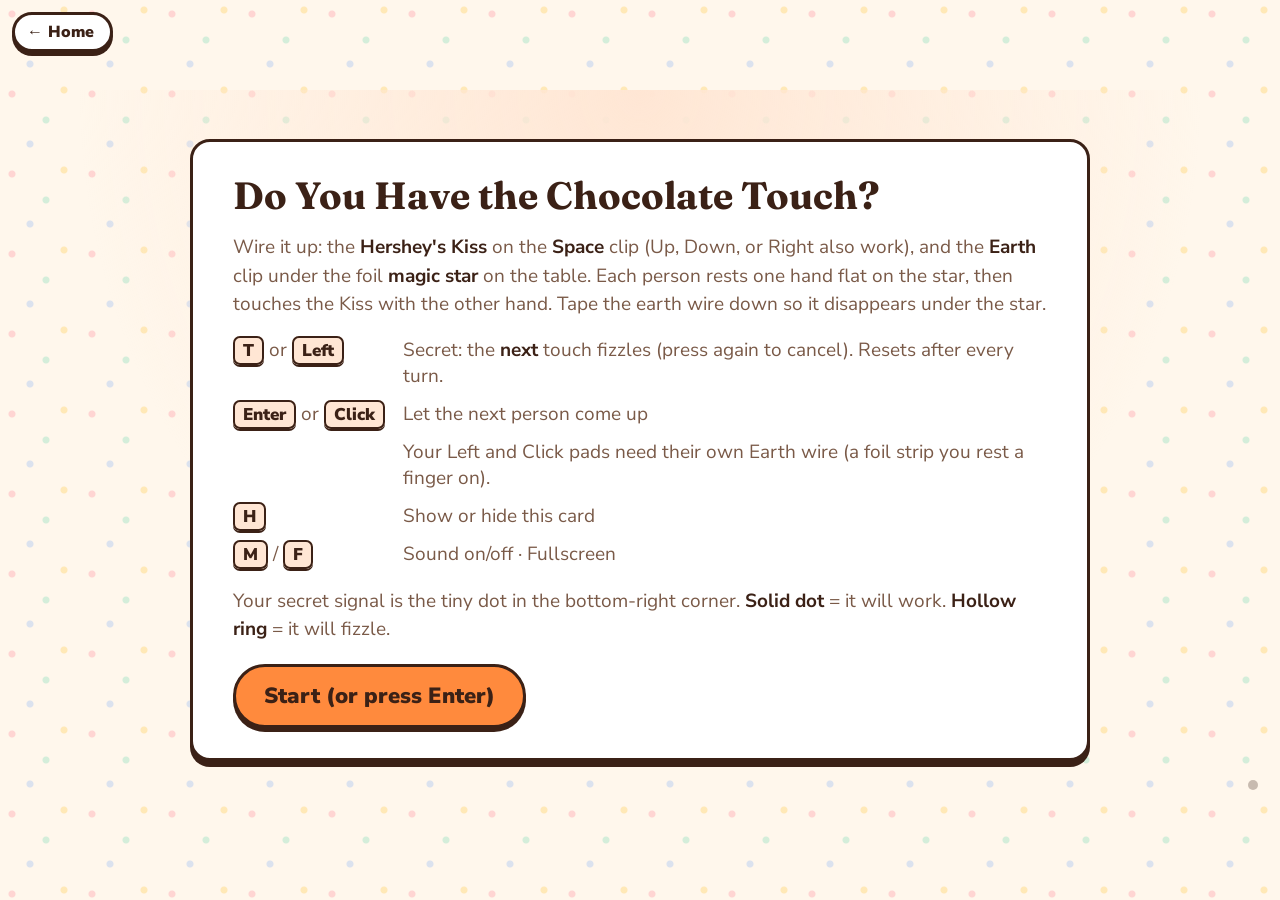
<file: chocolate-touch-test.html>
<!doctype html>
<html lang="en">
<head>
<meta charset="utf-8">
<meta name="viewport" content="width=device-width, initial-scale=1, viewport-fit=cover">
<title>Chocolate Touch Test</title>
<link rel="preconnect" href="https://fonts.googleapis.com">
<link rel="preconnect" href="https://fonts.gstatic.com" crossorigin>
<link rel="stylesheet" href="https://fonts.googleapis.com/css2?family=Fraunces:opsz,wght@9..144,400..800&family=Nunito+Sans:wght@400;700;800;900&display=swap">
<link rel="stylesheet" href="candy.css">
<style>
  /* One Makey Makey Hershey's Kiss at the front of the room. Each person walks up, rests a hand on the foil star (earth), touches the Kiss,
     and finds out if they have the chocolate touch. The teacher secretly decides: it works unless T was pressed.
     Same fixed 1280x720 projected stage as ch6-makey-makey.html. Candy Shop theme (candy.css) with an orange wrapper. */
  *{box-sizing:border-box}
  [hidden]{display:none!important}
  html,body{height:100%}
  body{margin:0;color:var(--ink);font-family:var(--sans);overflow:hidden}

  #viewport{position:fixed;inset:0;overflow:hidden}
  #stage{width:1280px;height:720px;position:absolute;left:0;top:0;transform-origin:0 0;overflow:hidden;
         background:radial-gradient(ellipse at 50% 0%, var(--accent-soft) 0%, rgba(255,230,212,0) 62%);transition:background .6s}
  /* winning = warm caramel glow; the chocolate drips do the rest */
  #stage.win{background:radial-gradient(ellipse at 50% 40%, #FFF2C9 0%, #FFD9A8 55%, #F5BE86 100%)}
  /* fizzle = calm, plain grey-cream */
  #stage.lose{background:radial-gradient(ellipse at 50% 30%, #FBF8F4 0%, #ECE6DF 60%, #DDD5CC 100%)}

  .screen{position:absolute;inset:0;display:none;flex-direction:column;align-items:center;justify-content:center;text-align:center;padding:40px 70px}
  .screen.on{display:flex}
  .kicker{font-weight:900;font-size:16px;letter-spacing:2.4px;text-transform:uppercase;color:var(--accent-deep);margin-bottom:14px}
  h1{font-family:var(--serif);font-weight:800;margin:0;line-height:1.02;text-wrap:balance;color:var(--ink)}
  .sub{font-size:26px;color:var(--ink-soft);line-height:1.4;margin:18px 0 0;max-width:900px;text-wrap:balance}

  /* the Hershey's Kiss (drawn in SVG, silver foil + paper plume) */
  .kiss{width:190px;height:228px;margin:26px auto 0;display:block;filter:drop-shadow(0 6px 0 rgba(59,33,22,.35)) drop-shadow(0 16px 22px rgba(59,33,22,.22))}
  #ready .kiss{animation:bob 2.4s ease-in-out infinite}
  @keyframes bob{50%{transform:translateY(-10px);filter:drop-shadow(0 10px 0 rgba(59,33,22,.25)) drop-shadow(0 24px 26px rgba(59,33,22,.2)) drop-shadow(0 0 18px rgba(255,138,61,.35))}}

  /* ready */
  #ready h1{font-size:70px}
  #ready h1 em{font-style:italic;color:var(--accent-deep)}
  .steps{display:flex;gap:26px;margin-top:34px}
  .step{background:var(--card);border:var(--stroke);box-shadow:var(--pop-sm);border-radius:18px;padding:14px 22px;font-size:22px;font-weight:900;color:var(--ink)}
  .step span{display:inline-grid;place-items:center;width:34px;height:34px;border-radius:50%;background:var(--accent);border:3px solid var(--ink);color:var(--ink);margin-right:10px;font-size:18px;vertical-align:1px}

  /* testing */
  #testing h1{font-size:62px}
  #testing .kiss{animation:pulse .5s ease-in-out infinite}
  @keyframes pulse{50%{transform:scale(1.06);filter:drop-shadow(0 0 26px rgba(255,138,61,.7)) drop-shadow(0 0 60px rgba(255,201,60,.5))}}
  .meter{width:620px;height:34px;border-radius:17px;background:var(--card);border:var(--stroke);box-shadow:var(--pop-sm);margin-top:40px;overflow:hidden}
  .meter i{display:block;height:100%;width:0;background:linear-gradient(90deg,var(--milk),var(--accent),var(--lemon));border-radius:0 14px 14px 0}
  #testMsg{font-size:28px;font-weight:900;color:var(--ink);margin-top:20px;min-height:40px}

  /* results */
  #win h1{font-size:92px;color:var(--choc);text-shadow:0 5px 0 #fff,0 9px 0 var(--accent);animation:pop .6s cubic-bezier(.2,1.6,.4,1) both}
  #win .sub{color:var(--ink);font-size:30px;font-weight:700}
  #lose h1{font-size:84px;color:#4F4844;animation:sag .8s ease-out both}
  #lose .sub{color:#6B635D;font-size:30px}
  @keyframes pop{from{transform:scale(.3);opacity:0}}
  @keyframes sag{from{transform:translateY(-40px);opacity:0}}
  .bigicon{font-size:120px;line-height:1;margin-bottom:10px}
  .question{margin-top:30px;font-family:var(--serif);font-style:italic;font-weight:700;font-size:32px;color:var(--accent-deep)}
  #lose .question{color:#6B635D}
  .nextwait{position:absolute;bottom:58px;left:0;right:0;font-size:18px;font-weight:900;letter-spacing:1.6px;text-transform:uppercase;color:rgba(59,33,22,.5)}

  /* chocolate drips for the win screen */
  #drips{position:absolute;top:0;left:0;right:0;height:0;pointer-events:none}
  .drip{position:absolute;top:-10px;width:46px;background:var(--choc);border-radius:0 0 23px 23px;height:0;
        box-shadow:inset -6px 0 0 rgba(0,0,0,.15);animation:drip 1.4s ease-in forwards}
  @keyframes drip{to{height:var(--h)}}
  .dripbar{position:absolute;top:0;left:0;right:0;height:0;background:var(--choc);animation:bar .5s ease-out forwards}
  @keyframes bar{to{height:28px}}

  /* tally (visible to the class, it's part of the fun) */
  #tally{position:absolute;bottom:16px;left:24px;font-size:16px;font-weight:800;color:var(--ink-soft);letter-spacing:.4px}
  #tally b{color:var(--ink)}

  /* the teacher's secret tell: a tiny dot bottom-right. solid = will work, hollow ring = next touch fizzles */
  #tell{position:absolute;bottom:20px;right:22px;width:10px;height:10px;border-radius:50%;background:rgba(59,33,22,.28)}
  #tell.armed{background:transparent;box-shadow:inset 0 0 0 2px rgba(59,33,22,.38)}

  /* start + help cards */
  .card{background:var(--card);border:var(--stroke);box-shadow:var(--pop);border-radius:var(--radius);padding:30px 40px;max-width:900px;text-align:left;color:var(--ink)}
  .card h2{font-family:var(--serif);font-size:38px;margin:0 0 14px}
  .card p{font-size:19px;color:var(--ink-soft);line-height:1.5;margin:0 0 12px}
  .card p b{color:var(--ink)}
  .card table{border-collapse:collapse;font-size:19px;margin:6px 0 14px}
  .card td{padding:6px 18px 6px 0;color:var(--ink-soft);vertical-align:top}
  .card td b{color:var(--ink)}
  .card td:first-child{white-space:nowrap}
  kbd{font:900 17px var(--sans);color:var(--ink);background:var(--accent-soft);border:2px solid var(--ink);border-radius:7px;padding:1px 8px;box-shadow:0 2px 0 var(--ink)}
  .go{display:inline-block;margin-top:8px;background:var(--accent);color:var(--ink);font:900 22px var(--sans);border:var(--stroke);border-radius:999px;padding:14px 28px;cursor:pointer;box-shadow:var(--pop-sm);transition:transform .12s, box-shadow .12s}
  .go:hover{transform:translateY(-2px);box-shadow:var(--pop)}
  .go:active{transform:translateY(3px);box-shadow:0 1px 0 var(--ink)}
  #help{position:absolute;inset:0;background:rgba(255,247,236,.92);display:flex;align-items:center;justify-content:center;z-index:5}

  #focusNag{position:fixed;inset:0;z-index:10;background:rgba(255,247,236,.86);display:flex;align-items:center;justify-content:center;cursor:pointer}
  #focusNag div{background:var(--accent);color:var(--ink);font:900 28px var(--sans);padding:22px 34px;border:var(--stroke);box-shadow:var(--pop);border-radius:var(--radius);text-align:center;max-width:80vw}
</style>
</head>
<body class="candy-bg theme-orange">
<a class="home-pill" href="index.html">← Home</a>
<svg width="0" height="0" style="position:absolute" aria-hidden="true">
  <defs>
    <linearGradient id="foil" x1="0" x2="1" y1="0" y2="0">
      <stop offset="0" stop-color="#8E949C"/><stop offset=".28" stop-color="#E9ECF0"/><stop offset=".45" stop-color="#FFFFFF"/>
      <stop offset=".7" stop-color="#B9BEC5"/><stop offset="1" stop-color="#6F757D"/>
    </linearGradient>
    <symbol id="kissArt" viewBox="0 -30 200 240">
      <path d="M100 18 C110 62 172 108 180 160 C186 196 150 206 100 206 C50 206 14 196 20 160 C28 108 90 62 100 18 Z" fill="url(#foil)"/>
      <path d="M38 150 C70 140 130 140 162 150 M30 176 C70 166 130 166 170 176 M72 96 C88 92 112 92 128 96" stroke="#7D838B" stroke-opacity=".35" stroke-width="2" fill="none"/>
      <path d="M80 70 C70 100 52 130 50 170" stroke="#fff" stroke-opacity=".7" stroke-width="6" stroke-linecap="round" fill="none"/>
      <path d="M97 24 L118 -24 L130 -19 L105 28 Z" fill="#F6F2E9" stroke="#C9C1B2" stroke-width="1.5"/>
    </symbol>
  </defs>
</svg>
<div id="viewport"><div id="stage">

  <section class="screen on" id="start">
    <div class="card">
      <h2>Do You Have the Chocolate Touch?</h2>
      <p>Wire it up: the <b>Hershey's Kiss</b> on the <b>Space</b> clip (Up, Down, or Right also work), and the <b>Earth</b> clip under the foil <b>magic star</b> on the table. Each person rests one hand flat on the star, then touches the Kiss with the other hand. Tape the earth wire down so it disappears under the star.</p>
      <table>
        <tr><td><kbd>T</kbd> or <kbd>Left</kbd></td><td>Secret: the <b>next</b> touch fizzles (press again to cancel). Resets after every turn.</td></tr>
        <tr><td><kbd>Enter</kbd> or <kbd>Click</kbd></td><td>Let the next person come up</td></tr>
        <tr><td></td><td>Your Left and Click pads need their own Earth wire (a foil strip you rest a finger on).</td></tr>
        <tr><td><kbd>H</kbd></td><td>Show or hide this card</td></tr>
        <tr><td><kbd>M</kbd> / <kbd>F</kbd></td><td>Sound on/off · Fullscreen</td></tr>
      </table>
      <p>Your secret signal is the tiny dot in the bottom-right corner. <b>Solid dot</b> = it will work. <b>Hollow ring</b> = it will fizzle.</p>
      <button class="go" id="btnStart">Start (or press Enter)</button>
    </div>
  </section>

  <section class="screen" id="ready">
    <div class="kicker">Chapter 6 · The Chocolate Touch</div>
    <h1>Do <em>you</em> have the chocolate touch?</h1>
    <svg class="kiss" viewBox="0 -30 200 240" aria-hidden="true"><use href="#kissArt"/></svg>
    <div class="steps">
      <div class="step"><span>1</span>Hand on the magic star</div>
      <div class="step"><span>2</span>Touch the Kiss with your other hand</div>
      <div class="step"><span>3</span>Find out!</div>
    </div>
  </section>

  <section class="screen" id="testing">
    <div class="kicker">Hold still...</div>
    <h1>Testing your touch</h1>
    <svg class="kiss" viewBox="0 -30 200 240" aria-hidden="true"><use href="#kissArt"/></svg>
    <div class="meter"><i id="meterFill"></i></div>
    <div id="testMsg"></div>
  </section>

  <section class="screen" id="win">
    <div id="drips"></div>
    <div class="bigicon" aria-hidden="true">🍫</div>
    <h1>You have the<br>chocolate touch!</h1>
    <p class="sub" id="winLine"></p>
    <div class="question">Lucky or unlucky?</div>
    <div class="nextwait">Waiting for the next person</div>
  </section>

  <section class="screen" id="lose">
    <div class="bigicon" aria-hidden="true">✋</div>
    <h1>Nope! Just a<br>normal touch.</h1>
    <p class="sub" id="loseLine"></p>
    <div class="question">Lucky or unlucky?</div>
    <div class="nextwait">Waiting for the next person</div>
  </section>

  <div id="tally"></div>
  <div id="tell"></div>

  <div id="help" hidden><div class="card" id="helpCard"></div></div>
</div></div>
<div id="focusNag" hidden><div>Click anywhere so the Kiss works</div></div>

<script>
(() => {
  /* ---------- stage scaling ---------- */
  const stage = document.getElementById('stage');
  function fit(){
    const s = Math.min(innerWidth/1280, innerHeight/720);
    stage.style.transform = `translate(${(innerWidth-1280*s)/2}px,${(innerHeight-720*s)/2}px) scale(${s})`;
  }
  addEventListener('resize', fit); fit();

  /* ---------- sound ---------- */
  let ctx = null, muted = false;
  function audio(){
    if (!ctx) { try { ctx = new (window.AudioContext||window.webkitAudioContext)(); } catch(e){ return null; } }
    if (ctx.state === 'suspended') ctx.resume();
    return ctx;
  }
  function tone(freq, dur, type='sine', vol=.2, when=0, slideTo=null){
    if (muted) return; const a = audio(); if (!a) return;
    const t = a.currentTime + when, o = a.createOscillator(), g = a.createGain();
    o.type = type; o.frequency.setValueAtTime(freq, t);
    if (slideTo) o.frequency.exponentialRampToValueAtTime(slideTo, t+dur);
    g.gain.setValueAtTime(0.0001, t); g.gain.exponentialRampToValueAtTime(vol, t+.015);
    g.gain.exponentialRampToValueAtTime(0.0001, t+dur);
    o.connect(g).connect(a.destination); o.start(t); o.stop(t+dur+.05);
  }
  const sfx = {
    touch: () => { tone(660, .12, 'square', .08); tone(1320, .1, 'sine', .07, .04); },
    tick:  k  => tone(300 + k*45, .07, 'triangle', .1),
    win:   () => { [523,659,784,1047,1319].forEach((f,k) => tone(f, .35, 'triangle', .17, k*.1));
                   tone(1568, .9, 'sine', .1, .55); tone(660, 1.4, 'sine', .12, .6, 220); },
    lose:  () => { [392,370,349].forEach((f,k) => tone(f, .32, 'sawtooth', .09, k*.36));
                   tone(330, 1.0, 'sawtooth', .09, 1.08, 250); },
  };

  /* ---------- lines (kept to things that happen by Chapter 6) ---------- */
  const WIN_LINES = [
    'Everything you touch turns to chocolate. Just like John!',
    'Hope you weren\'t planning to eat anything else today.',
    'Your pencil, your toothbrush, your breakfast: all chocolate.',
    'Careful what you pick up. Chocolate everything, forever.',
    'Sweet! But how long until you get really, really thirsty?',
    'Congratulations... we think?',
  ];
  const LOSE_LINES = [
    'Your toothpaste stays toothpaste. Your water stays water.',
    'Your touch is 100% regular. No chocolate for you!',
    'Not a single crumb of chocolate. You can still eat lunch!',
    'The Kiss checked twice. Totally normal hands.',
  ];
  const TEST_MSGS = ['Checking fingertips...', 'Measuring sweetness...', 'Asking the magic Kiss...', 'Almost there...'];
  let winBag = [], loseBag = [];
  function pick(bag, src){ if (!bag.length) bag.push(...src.map((_, i) => i).sort(() => Math.random() - .5)); return src[bag.pop()]; }

  /* ---------- state ---------- */
  // start -> ready -> testing -> win|lose -> (Enter) -> ready
  let state = 'start', armed = false, wins = 0, losses = 0, timers = [];
  const $ = id => document.getElementById(id);
  const tell = $('tell'), tally = $('tally');

  function show(id){
    document.querySelectorAll('.screen').forEach(s => s.classList.toggle('on', s.id === id));
    stage.classList.toggle('win', id === 'win');
    stage.classList.toggle('lose', id === 'lose');
  }
  function renderTally(){
    tally.innerHTML = (wins + losses) ? `Chocolate touches: <b>${wins}</b> &nbsp;·&nbsp; Normal touches: <b>${losses}</b>` : '';
  }
  function setArmed(v){ armed = v; tell.classList.toggle('armed', armed); }
  function clearTimers(){ timers.forEach(clearTimeout); timers = []; }
  const later = (ms, fn) => timers.push(setTimeout(fn, ms));

  function toReady(){
    clearTimers(); state = 'ready'; show('ready'); renderTally();
  }

  const TEST_MS = 3600;
  function touch(){
    if (state !== 'ready') return;   // ignore touches while testing or showing a result
    state = 'testing';
    const willWork = !armed;
    sfx.touch(); show('testing');
    const fill = $('meterFill'), msg = $('testMsg');
    fill.style.transition = 'none'; fill.style.width = '0';
    void fill.offsetWidth;
    fill.style.transition = `width ${TEST_MS}ms cubic-bezier(.4,.1,.6,1)`; fill.style.width = '100%';
    TEST_MSGS.forEach((m, k) => later(k * TEST_MS / TEST_MSGS.length, () => { msg.textContent = m; }));
    for (let k = 0; k < 12; k++) later(k * TEST_MS / 12, () => sfx.tick(k));
    later(TEST_MS + 250, () => reveal(willWork));
  }

  function reveal(works){
    state = 'result';
    setArmed(false);   // the fizzle only ever applies to one turn
    if (works) {
      wins++; $('winLine').textContent = pick(winBag, WIN_LINES);
      show('win'); makeDrips(); sfx.win();
    } else {
      losses++; $('loseLine').textContent = pick(loseBag, LOSE_LINES);
      show('lose'); sfx.lose();
    }
    renderTally();
  }

  function makeDrips(){
    const d = $('drips'); d.innerHTML = '<div class="dripbar"></div>';
    for (let x = 10; x < 1280; x += 60 + Math.random() * 70) {
      const el = document.createElement('div');
      el.className = 'drip';
      el.style.left = x + 'px';
      el.style.width = (30 + Math.random() * 30) + 'px';
      el.style.setProperty('--h', (60 + Math.random() * 150) + 'px');
      el.style.animationDelay = (.2 + Math.random() * .7) + 's';
      d.appendChild(el);
    }
  }

  /* ---------- help card (same text as the start card, opened with H) ---------- */
  const help = $('help');
  $('helpCard').innerHTML = document.querySelector('#start .card').innerHTML.replace(/<button[\s\S]*<\/button>/, '<p><kbd>H</kbd> to close.</p>');
  function toggleHelp(){ help.hidden = !help.hidden; }

  function begin(){ audio(); help.hidden = true; toReady(); }
  // Click (the Makey Makey Click pad, a mouse click, or a tap on a smart screen) = next person, same as Enter
  document.addEventListener('click', e => {
    if (e.target.closest && e.target.closest('#focusNag')) return;
    if (e.target.blur) e.target.blur();
    if (!help.hidden) return;
    if (state === 'start' || state === 'result') begin();
  });

  /* ---------- keys ---------- */
  const TOUCH_KEYS = ['Space', 'ArrowUp', 'ArrowDown', 'ArrowRight'];   // Left is the teacher's secret fizzle pad
  let lastTouch = 0;
  addEventListener('keydown', e => {
    audio();
    if (TOUCH_KEYS.includes(e.code)) {
      e.preventDefault();
      if (e.repeat) return;
      const now = performance.now();
      if (now - lastTouch < 300) return;   // foil can "chatter"
      lastTouch = now;
      if (help.hidden) touch();
      return;
    }
    if (e.code === 'ArrowLeft') { e.preventDefault(); if (!e.repeat && state !== 'start') setArmed(!armed); return; }
    const k = e.key.toLowerCase();
    if (k === 'enter') { e.preventDefault(); if (state === 'start' || state === 'result') begin(); return; }
    if (k === 't' && state !== 'start') { setArmed(!armed); return; }
    if (k === 'h') return toggleHelp();
    if (k === 'm') { muted = !muted; return; }
    if (k === 'f') {
      if (document.fullscreenElement) document.exitFullscreen().catch(()=>{});
      else document.documentElement.requestFullscreen?.().catch(()=>{});
    }
  });

  // test hook for automated checks
  window.__ctt = { touch, setArmed, begin, state: () => ({ state, armed, wins, losses }) };

  const nag = $('focusNag');
  const checkFocus = () => { nag.hidden = document.hasFocus(); };
  addEventListener('blur', checkFocus); addEventListener('focus', checkFocus);
  nag.addEventListener('click', () => { nag.hidden = true; audio(); });
  setTimeout(checkFocus, 300);
})();
</script>
</body>
</html>
</file>
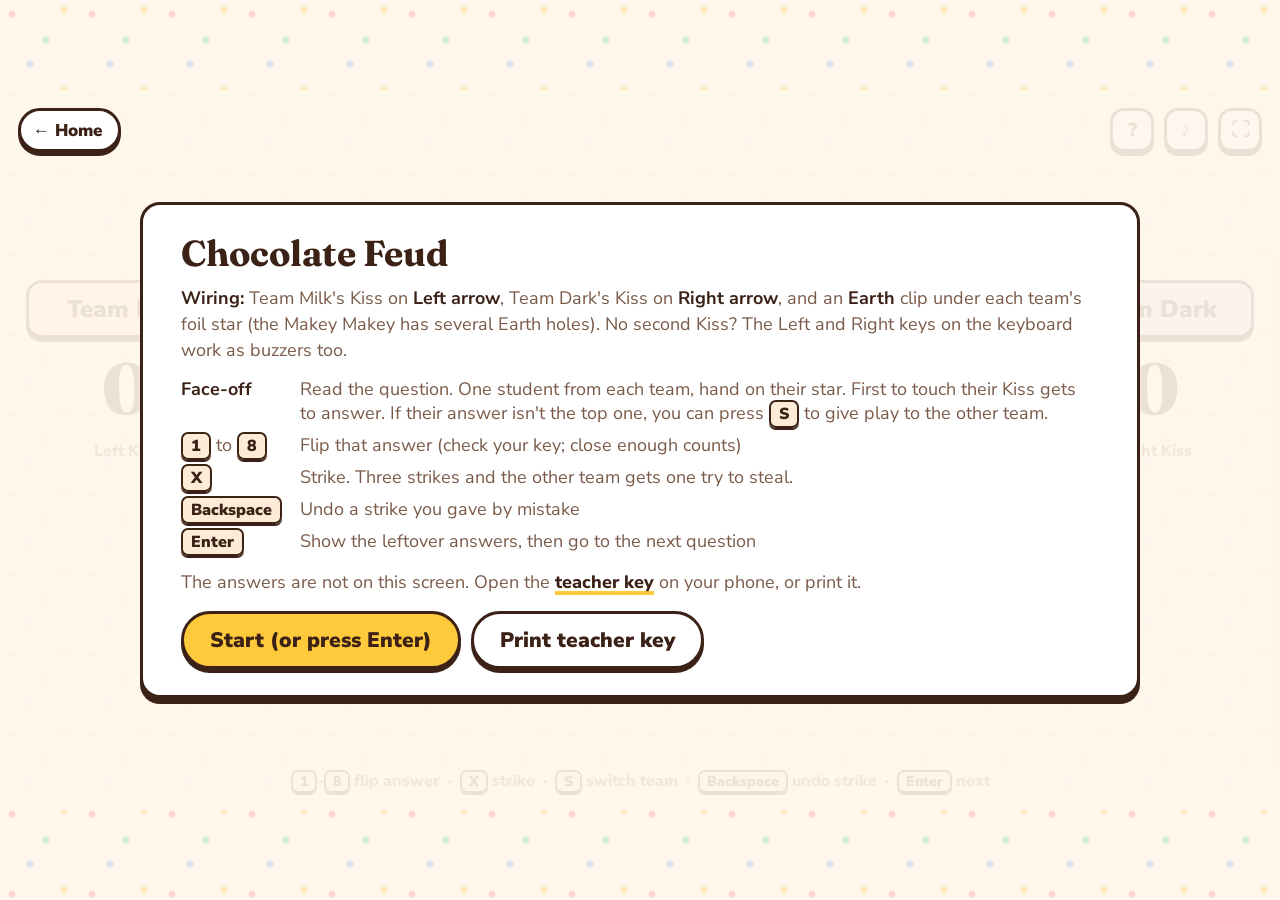
<file: feud.html>
<!doctype html>
<html lang="en">
<head>
<meta charset="utf-8">
<meta name="viewport" content="width=device-width, initial-scale=1, viewport-fit=cover">
<title>Chocolate Feud</title>
<link rel="preconnect" href="https://fonts.googleapis.com">
<link rel="preconnect" href="https://fonts.gstatic.com" crossorigin>
<link rel="stylesheet" href="https://fonts.googleapis.com/css2?family=Fraunces:opsz,wght@9..144,400..800&family=Nunito+Sans:wght@400;700;800;900&display=swap">
<link rel="stylesheet" href="candy.css">
<style>
  /* Two-team survey game for the smart screen. Face-off: one student per team at the Makey Makey, Team Milk's Kiss on Left,
     Team Dark's Kiss on Right, first touch wins. The teacher flips answers with number keys. Same stage as wheel.html,
     colors from the shared Candy Shop theme (lemon page).
     feud.html#key shows the answer key instead (for the teacher's phone, or to print). */
  :root{ --teamA:var(--strawberry); --teamB:var(--blueberry); }
  *{box-sizing:border-box}
  [hidden]{display:none!important}
  html,body{height:100%}
  html{background:var(--paper)}
  body{margin:0;font-family:var(--sans);overflow:hidden}

  #viewport{position:fixed;inset:0;overflow:hidden}
  #stage{width:1280px;height:720px;position:absolute;left:0;top:0;transform-origin:0 0;overflow:hidden;background:transparent;transition:background .4s}
  #stage.buzzA{background:radial-gradient(ellipse at 0% 50%, color-mix(in srgb,var(--teamA) 34%,transparent) 0%, transparent 55%)}
  #stage.buzzB{background:radial-gradient(ellipse at 100% 50%, color-mix(in srgb,var(--teamB) 34%,transparent) 0%, transparent 55%)}

  /* Home, top left of the stage; floats above the start/help/final cards but tucks under the wide question picker */
  #stage > .home-pill{position:absolute;top:18px;left:18px;z-index:6;height:44px;padding:0 16px 0 12px;font-size:17px}
  #stage:has(#pick:not([hidden])) > .home-pill{z-index:3}

  #corner{position:absolute;top:18px;right:18px;display:flex;gap:10px;z-index:4}
  #corner button{width:44px;height:44px;border-radius:14px;border:var(--stroke);background:var(--card);box-shadow:var(--pop-sm);
                 color:var(--ink);font:900 19px var(--sans);cursor:pointer}

  #qnum{position:absolute;top:12px;left:0;right:0;margin:0 auto;width:fit-content;padding:4px 16px;border-radius:999px;background:var(--accent);border:3px solid var(--ink);
        text-align:center;font-weight:900;font-size:16px;letter-spacing:2.2px;text-transform:uppercase;color:var(--ink)}
  #qnum:empty{display:none}
  #question{position:absolute;top:56px;left:170px;right:170px;text-align:center;font-family:var(--serif);font-weight:800;font-size:38px;line-height:1.15;text-wrap:balance;color:var(--ink)}

  /* team columns */
  .side{position:absolute;top:190px;width:200px;text-align:center}
  #sideA{left:26px} #sideB{right:26px}
  .side .nm{font-weight:900;font-size:24px;padding:10px 0;border-radius:16px;border:var(--stroke);color:var(--ink);
            background:color-mix(in srgb,var(--c) 22%,var(--card));box-shadow:var(--pop-sm);transition:all .25s}
  .side .pts{font-family:var(--serif);font-weight:800;font-size:72px;margin-top:6px;color:var(--ink)}
  .side .pad{margin-top:8px;font-size:16px;font-weight:800;color:var(--ink-soft)}
  #sideA.on .nm,#sideB.on .nm{color:var(--ink);background:var(--c);transform:scale(1.06);box-shadow:var(--pop)}
  .side.on .pad{color:var(--ink)}
  .side .strikes{margin-top:22px;height:56px;display:flex;justify-content:center;gap:8px}
  .side .strikes span{width:52px;height:56px;border-radius:12px;border:3px dashed color-mix(in srgb,var(--bad) 45%,transparent);color:var(--card);font:900 40px/50px var(--sans)}
  .side .strikes span:not(:empty){background:var(--bad);border:var(--stroke);box-shadow:var(--pop-sm)}
  .side.bump .pts{animation:bump .6s}
  @keyframes bump{40%{transform:scale(1.3);color:var(--c)}}

  /* the board: hidden answers are chocolate bars, flipped answers are white stickers */
  #pot{position:absolute;top:146px;left:0;right:0;text-align:center}
  #pot span{display:inline-block;min-width:130px;padding:2px 22px;border-radius:14px;background:var(--accent);border:var(--stroke);box-shadow:var(--pop-sm);font:800 34px var(--serif);color:var(--ink)}
  #board{position:absolute;top:212px;left:250px;right:250px;display:grid;grid-template-columns:1fr 1fr;grid-auto-flow:column;grid-template-rows:repeat(4,78px);gap:12px}
  .slot{perspective:600px}
  .slot .in{width:100%;height:100%;position:relative;transform-style:preserve-3d;transition:transform .55s}
  .slot .f,.slot .b{position:absolute;inset:0;border-radius:14px;backface-visibility:hidden;display:flex;align-items:center;border:var(--stroke)}
  .slot .f{background:linear-gradient(170deg,var(--milk),var(--choc));justify-content:center;box-shadow:inset 0 -6px 0 rgba(0,0,0,.18)}
  .slot .f b{width:52px;height:52px;border-radius:50%;background:var(--accent);border:3px solid var(--ink);color:var(--ink);font:900 28px/46px var(--sans);text-align:center}
  .slot .b{background:var(--card);color:var(--ink);transform:rotateX(180deg);justify-content:space-between;padding:0 7px 0 20px;
           box-shadow:inset 0 -6px 0 var(--line)}
  .slot .b .ans{font:900 25px/1.1 var(--sans);text-transform:uppercase}
  .slot .b .n{min-width:62px;height:56px;border-radius:10px;background:var(--accent);border:3px solid var(--ink);color:var(--ink);font:800 32px/50px var(--serif);text-align:center}
  .slot.show .in{transform:rotateX(180deg)}
  .slot.late .b{background:var(--paper2);color:var(--ink-soft)}
  .slot.late .b .n{background:var(--line);color:var(--ink-soft)}
  .slot.empty .f{background:transparent;border:3px dashed var(--line);box-shadow:none}
  .slot.empty .f b{display:none}

  #msg{position:absolute;top:572px;left:250px;right:250px;text-align:center;font-weight:900;font-size:30px;color:var(--ink);min-height:44px}
  #msg.pulse{animation:hint 1.2s ease-in-out infinite}
  @keyframes hint{50%{opacity:.45}}
  #legend{position:absolute;bottom:18px;left:0;right:0;text-align:center;font-size:16px;font-weight:800;color:var(--ink-soft)}
  #legend kbd{font-size:14px;padding:0 7px}

  /* the big red X */
  #bigX{position:absolute;inset:0;display:flex;align-items:center;justify-content:center;gap:30px;pointer-events:none;z-index:3}
  #bigX span{font:900 300px/1 var(--sans);color:var(--bad);-webkit-text-stroke:10px var(--ink);paint-order:stroke fill;text-shadow:0 14px 0 var(--ink);animation:xpop .9s ease-out both}
  @keyframes xpop{0%{transform:scale(.3);opacity:0}20%{transform:scale(1.1);opacity:1}75%{opacity:1}100%{opacity:0;transform:scale(1)}}

  /* overlays */
  .over{position:absolute;inset:0;background:rgba(255,247,236,.9);display:flex;align-items:center;justify-content:center;z-index:5}
  .card{background:var(--card);border:var(--stroke);border-radius:var(--radius);box-shadow:var(--pop);padding:26px 38px;max-width:1000px;text-align:left;color:var(--ink)}
  .card h2{font-family:var(--serif);font-size:36px;margin:0 0 10px;color:var(--ink)}
  .card p{font-size:18px;color:var(--ink-soft);line-height:1.45;margin:0 0 10px}
  .card b{color:var(--ink)}
  .card table{border-collapse:collapse;font-size:18px;margin:4px 0 12px}
  .card td{padding:4px 18px 4px 0;color:var(--ink-soft);vertical-align:top}
  .card td:first-child{white-space:nowrap}
  .card a{color:var(--ink);font-weight:800;text-decoration-color:var(--accent);text-decoration-thickness:4px;text-underline-offset:3px}
  kbd{font:900 16px var(--sans);color:var(--ink);background:var(--paper2);border:2px solid var(--ink);box-shadow:0 2px 0 var(--ink);border-radius:7px;padding:1px 8px}
  .go{display:inline-block;margin-top:6px;margin-right:10px;background:var(--accent);color:var(--ink);font:900 21px var(--sans);border:var(--stroke);border-radius:999px;box-shadow:var(--pop-sm);padding:12px 26px;cursor:pointer}
  .go.ghost{background:var(--card)}

  #pick .card{max-width:1100px;text-align:center}
  #pickGrid{display:grid;grid-template-columns:repeat(6,1fr);gap:14px;margin:16px 0 14px}
  #pickGrid button{border-radius:14px;border:var(--stroke);background:var(--card);box-shadow:var(--pop-sm);color:var(--ink-soft);cursor:pointer;padding:10px 6px 12px;
                   font:800 14px var(--sans);text-transform:uppercase;letter-spacing:.6px}
  #pickGrid button b{display:block;font:800 40px var(--serif);color:var(--ink)}
  #pickGrid button.done{opacity:.3;box-shadow:none}
  #pickGrid button.next{background:var(--accent);color:var(--ink);transform:translateY(-2px);box-shadow:var(--pop)}

  #final h2{font-size:56px;text-align:center}
  #finalList{font-size:30px;font-weight:900;margin:10px 0 18px}
  #finalList div{display:flex;justify-content:space-between;gap:60px;padding:6px 0;border-bottom:2px dashed var(--line)}
  /* the team's name stays ink so it reads well; its color shows as a dot */
  #finalList span:first-child{-webkit-text-fill-color:var(--ink)}
  #finalList span:first-child::before{content:"";display:inline-block;width:22px;height:22px;border-radius:50%;background:currentColor;border:3px solid var(--ink);margin-right:12px;vertical-align:-2px}

  #drips{position:absolute;top:0;left:0;right:0;height:0;pointer-events:none;z-index:3}
  .drip{position:absolute;top:-10px;width:46px;background:var(--choc);border-radius:0 0 23px 23px;height:0;
        box-shadow:inset -6px 0 0 rgba(0,0,0,.15);animation:drip 1.4s ease-in forwards}
  @keyframes drip{to{height:var(--h)}}
  .dripbar{position:absolute;top:0;left:0;right:0;height:0;background:var(--choc);animation:bar .5s ease-out forwards}
  @keyframes bar{to{height:14px}}

  #focusNag{position:fixed;inset:0;z-index:10;background:rgba(255,247,236,.85);display:flex;align-items:center;justify-content:center;cursor:pointer}
  #focusNag div{background:var(--card);color:var(--ink);font:900 28px var(--sans);padding:22px 34px;border:var(--stroke);border-radius:var(--radius);box-shadow:var(--pop);text-align:center;max-width:80vw}

  /* teacher key: feud.html#key, readable on a phone and printable */
  body.keyview{overflow:auto;color:var(--ink)}
  body.keyview #viewport,body.keyview #focusNag,body.keyview > .home-pill{display:none!important}
  #key{display:none;max-width:780px;margin:0 auto;padding:24px 16px 40px;font-family:var(--sans)}
  body.keyview #key{display:block}
  #key h1{font-family:var(--serif);font-size:30px;margin:0 0 4px;color:var(--ink)}
  #key .note{color:var(--ink-soft);margin:0 0 16px;font-size:15px}
  #key .q{break-inside:avoid;background:var(--card);border:var(--stroke);border-radius:16px;box-shadow:var(--pop-sm);padding:10px 14px;margin-bottom:14px}
  #key .q h3{margin:0 0 6px;font-size:17px}
  #key .q h3 span{display:inline-block;min-width:30px;text-align:center;background:var(--accent);border:2px solid var(--ink);border-radius:999px;padding:0 6px;margin-right:4px;color:var(--ink)}
  #key ol{margin:0;padding-left:26px;font-size:15px}
  @media (min-width:560px), print{ #key ol{columns:2;column-gap:28px} }
  #key li{padding:1px 0;break-inside:avoid}
  #key li::marker{font-weight:900;color:var(--lemon-deep)}
  #key li i{color:var(--ink-soft);font-style:normal}
  #key .tools{margin-bottom:14px}
  #key .tools button{font:900 15px var(--sans);padding:8px 16px;border-radius:999px;border:var(--stroke);background:var(--card);box-shadow:var(--pop-sm);color:var(--ink);margin-right:8px;cursor:pointer}
  #key .tools button:first-child{background:var(--accent)}
  @media print{
    body.keyview{background:#fff}
    #key .tools{display:none} #key{padding:0}
    #key .q{box-shadow:none;border-width:1.5px}
    #key .q h3 span{border-width:1.5px}
  }
</style>
</head>
<body class="candy-bg theme-lemon">
<div id="viewport"><div id="stage">
  <a class="home-pill" href="index.html">← Home</a>
  <div id="corner">
    <button id="btnHelp" title="Help">?</button>
    <button id="btnSound" title="Sound on/off">♪</button>
    <button id="btnFull" title="Fullscreen">⛶</button>
  </div>

  <div id="qnum"></div>
  <div id="question"></div>

  <div class="side" id="sideA" style="--c:var(--teamA)">
    <div class="nm">Team Milk</div>
    <div class="pts" id="scoreA">0</div>
    <div class="pad">Left Kiss</div>
    <div class="strikes" id="strikesA"></div>
  </div>
  <div class="side" id="sideB" style="--c:var(--teamB)">
    <div class="nm">Team Dark</div>
    <div class="pts" id="scoreB">0</div>
    <div class="pad">Right Kiss</div>
    <div class="strikes" id="strikesB"></div>
  </div>

  <div id="pot"><span id="potNum">0</span></div>
  <div id="board"></div>
  <div id="msg"></div>
  <div id="legend"><kbd>1</kbd>-<kbd>8</kbd> flip answer &nbsp;·&nbsp; <kbd>X</kbd> strike &nbsp;·&nbsp; <kbd>S</kbd> switch team &nbsp;·&nbsp; <kbd>Backspace</kbd> undo strike &nbsp;·&nbsp; <kbd>Enter</kbd> next</div>

  <div id="bigX"></div>
  <div id="drips"></div>

  <div class="over" id="start">
    <div class="card">
      <h2>Chocolate Feud</h2>
      <p><b>Wiring:</b> Team Milk's Kiss on <b>Left arrow</b>, Team Dark's Kiss on <b>Right arrow</b>, and an <b>Earth</b> clip under each team's foil star (the Makey Makey has several Earth holes). No second Kiss? The Left and Right keys on the keyboard work as buzzers too.</p>
      <table>
        <tr><td><b>Face-off</b></td><td>Read the question. One student from each team, hand on their star. First to touch their Kiss gets to answer. If their answer isn't the top one, you can press <kbd>S</kbd> to give play to the other team.</td></tr>
        <tr><td><kbd>1</kbd> to <kbd>8</kbd></td><td>Flip that answer (check your key; close enough counts)</td></tr>
        <tr><td><kbd>X</kbd></td><td>Strike. Three strikes and the other team gets one try to steal.</td></tr>
        <tr><td><kbd>Backspace</kbd></td><td>Undo a strike you gave by mistake</td></tr>
        <tr><td><kbd>Enter</kbd></td><td>Show the leftover answers, then go to the next question</td></tr>
      </table>
      <p>The answers are not on this screen. Open the <a href="#key" target="_blank">teacher key</a> on your phone, or print it.</p>
      <button class="go" id="btnGo">Start (or press Enter)</button><button class="go ghost" id="btnKey">Print teacher key</button>
    </div>
  </div>

  <div class="over" id="pick" hidden>
    <div class="card">
      <h2>Pick a question</h2>
      <div id="pickGrid"></div>
      <p>Numbers match your teacher key. Tap one, or press <kbd>Enter</kbd> for the highlighted one. &nbsp;<button class="go" id="btnEnd" style="font-size:17px;padding:9px 18px">Final scores</button></p>
    </div>
  </div>

  <div class="over" id="help" hidden><div class="card" id="helpCard"></div></div>

  <div class="over" id="final" hidden>
    <div class="card">
      <h2>Final Scores</h2>
      <div id="finalList"></div>
      <button class="go" id="btnBack">Back to the questions</button>
    </div>
  </div>
</div></div>
<div id="focusNag" hidden><div>Click anywhere so the Kisses work</div></div>

<div id="key"></div>

<script>
(() => {
  /* ---------- questions (through Chapter 8; points total 100, bigger for more obvious answers) ---------- */
  const QUESTIONS = [
    ['Name something that turned to chocolate in John\'s mouth.',
      [['Toothpaste',24],['Water',18],['Pencil',16],['Gloves',12],['Breakfast (eggs, bacon, juice, toast)',10],['Silver dollar',8],['Trumpet',7],['Lunch (lettuce, chips, milk)',5]]],
    ['Name a person in the book besides John.',
      [['Susan',26],['Spider',20],['Miss Plimsoll',16],['Mary',12],['Mom or Dad',10],['Dr. Cranium',8],['The storekeeper',5],['Mrs. Quaver',3]]],
    ['Name someone who got upset with John.',
      [['Susan',38],['Spider',24],['Miss Plimsoll',18],['Mrs. Quaver',12],['Dr. Cranium (the kick)',8]]],
    ['Name something John could NOT do because of the chocolate touch.',
      [['Drink water',30],['Do well on his test',22],['Play his trumpet',18],['Eat his lunch',16],['Get Susan to believe him',14]]],
    ['Name a way John felt on the first day of the chocolate touch.',
      [['Thirsty',28],['Happy or excited',22],['Scared',20],['Embarrassed',16],['Sorry',14]]],
    ['Name something John had for breakfast the morning it started.',
      [['Orange juice',30],['Bacon',26],['Eggs',24],['Toast',20]]],
    ['Why did John\'s parents take him to Dr. Cranium?',
      [['Spots on his face',40],['Too much candy',30],['They were worried',18],['He didn\'t eat healthy food',12]]],
    ['Name something John did that was NOT a great choice.',
      [['Ate too much candy',30],['Chewed his gloves',20],['Ate the toothpaste',16],['Chewed his pencil in the test',14],['Skipped Susan\'s for candy',12],['Bit Susan\'s silver dollar',8]]],
    ['Name something that happened at school that day.',
      [['The test',26],['Chocolate water fountain',22],['Susan\'s silver dollar',20],['Chocolate lunch',18],['The trumpet solo',14]]],
    ['Name a food you would NOT want to turn into chocolate.', 'opinion',
      [['Pizza',30],['French fries',22],['Chicken nuggets',18],['Mac and cheese',14],['Tacos',10],['Water',6]]],
    ['Name something in our classroom that would be a disaster made of chocolate.', 'opinion',
      [['Pencil',28],['Chair',22],['Computer',20],['Books',16],['Scissors',14]]],
    ['Name a candy you might find in a candy store.', 'opinion',
      [['Chocolate',36],['Lollipops',20],['Gummy bears',18],['Jelly beans',14],['Licorice',12]]],
  ].map(q => ({ text:q[0], opinion:q[1] === 'opinion', answers:q[q.length - 1] }));

  const $ = id => document.getElementById(id);

  /* ---------- teacher key (feud.html#key) ---------- */
  $('key').innerHTML = `<div class="tools"><button onclick="print()">Print</button><button onclick="location.hash='';">Back to the game</button></div>
    <h1>Chocolate Feud: Teacher Key</h1>
    <p class="note">Keep this off the smart screen. Press the number to flip an answer. Be generous: close enough counts.</p>` +
    QUESTIONS.map((q, i) => `<div class="q"><h3><span>${i + 1}.</span> ${q.text}${q.opinion ? ' <i style="font-weight:700;color:#7A5A48">(opinion)</i>' : ''}</h3>
      <ol>${q.answers.map(a => `<li>${a[0]} <i>${a[1]}</i></li>`).join('')}</ol></div>`).join('');
  function route(){ document.body.classList.toggle('keyview', location.hash === '#key'); }
  addEventListener('hashchange', route); route();
  $('btnKey').onclick = () => { location.hash = 'key'; setTimeout(() => print(), 300); };

  /* ---------- stage scaling ---------- */
  const stage = $('stage');
  function fit(){
    const s = Math.min(innerWidth/1280, innerHeight/720);
    stage.style.transform = `translate(${(innerWidth-1280*s)/2}px,${(innerHeight-720*s)/2}px) scale(${s})`;
  }
  addEventListener('resize', fit); fit();

  /* ---------- sound ---------- */
  let ctx = null, muted = false;
  function audio(){
    if (!ctx) { try { ctx = new (window.AudioContext||window.webkitAudioContext)(); } catch(e){ return null; } }
    if (ctx.state === 'suspended') ctx.resume();
    return ctx;
  }
  function tone(freq, dur, type='sine', vol=.2, when=0, slideTo=null){
    if (muted) return; const a = audio(); if (!a) return;
    const t = a.currentTime + when, o = a.createOscillator(), g = a.createGain();
    o.type = type; o.frequency.setValueAtTime(freq, t);
    if (slideTo) o.frequency.exponentialRampToValueAtTime(slideTo, t+dur);
    g.gain.setValueAtTime(0.0001, t); g.gain.exponentialRampToValueAtTime(vol, t+.015);
    g.gain.exponentialRampToValueAtTime(0.0001, t+dur);
    o.connect(g).connect(a.destination); o.start(t); o.stop(t+dur+.05);
  }
  const sfx = {
    buzzA:  () => { tone(523, .18, 'square', .12); tone(784, .3, 'square', .1, .14); },
    buzzB:  () => { tone(392, .18, 'square', .12); tone(587, .3, 'square', .1, .14); },
    ding:   () => { tone(1047, .45, 'sine', .18); tone(1568, .5, 'sine', .08, .05); },
    strike: () => { tone(110, .7, 'sawtooth', .14); tone(116, .7, 'square', .07); },
    win:    () => { [523,659,784,1047,1319].forEach((f,k) => tone(f, .35, 'triangle', .17, k*.1)); tone(1568, .9, 'sine', .1, .55); },
    reveal: () => tone(660, .2, 'triangle', .08),
  };

  /* ---------- state ---------- */
  // start -> pick -> faceoff -> play -> (3 strikes) steal -> over -> (Enter) revealed -> (Enter) pick
  let state = 'start', qi = -1, ctrl = null, strikes = 0, pot = 0, shown = new Set(), played = new Set();
  const scores = {A:0, B:0}, other = t => t === 'A' ? 'B' : 'A', NAME = {A:'Team Milk', B:'Team Dark'};

  function setMsg(text, pulse){ const m = $('msg'); m.textContent = text; m.classList.toggle('pulse', !!pulse); }
  function render(){
    $('scoreA').textContent = scores.A; $('scoreB').textContent = scores.B; $('potNum').textContent = pot;
    const lit = state === 'steal' ? other(ctrl) : ctrl;
    $('sideA').classList.toggle('on', lit === 'A' && state !== 'over' && state !== 'revealed');
    $('sideB').classList.toggle('on', lit === 'B' && state !== 'over' && state !== 'revealed');
    stage.classList.toggle('buzzA', lit === 'A' && (state === 'play' || state === 'steal'));
    stage.classList.toggle('buzzB', lit === 'B' && (state === 'play' || state === 'steal'));
    for (const t of ['A','B']) {
      const n = t === ctrl ? strikes : 0;
      $('strikes' + t).innerHTML = Array.from({length:3}, (_, k) => `<span>${k < n ? 'X' : ''}</span>`).join('');
    }
  }

  function loadQuestion(i){
    qi = i; played.add(i);
    const q = QUESTIONS[i];
    ctrl = null; strikes = 0; pot = 0; shown = new Set();
    $('qnum').textContent = `Question ${i + 1}${q.opinion ? ' · just for fun' : ''}`;
    $('question').textContent = q.text;
    $('board').innerHTML = Array.from({length:8}, (_, k) => {
      const a = q.answers[k];
      if (!a) return '<div class="slot empty"><div class="in"><div class="f"><b></b></div></div></div>';
      return `<div class="slot" id="slot${k}"><div class="in"><div class="f"><b>${k + 1}</b></div><div class="b"><span class="ans">${a[0]}</span><span class="n">${a[1]}</span></div></div></div>`;
    }).join('');
    $('drips').innerHTML = '';
    $('pick').hidden = true;
    state = 'faceoff';
    setMsg('Face-off! First to touch their Kiss answers.', true);
    render();
  }

  function buzz(t){
    if (state !== 'faceoff') return;
    ctrl = t; state = 'play';
    t === 'A' ? sfx.buzzA() : sfx.buzzB();
    setMsg(`${NAME[t]}! What's your answer?`);
    render();
  }

  function switchTeam(){
    if (state !== 'play' || strikes) return;
    ctrl = other(ctrl); setMsg(`${NAME[ctrl]} is playing!`); render();
  }

  function flip(k){
    const q = QUESTIONS[qi], a = q && q.answers[k];
    if (!a || shown.has(k)) return;
    if (state === 'play' || state === 'steal') {
      shown.add(k); $('slot' + k).classList.add('show'); sfx.ding();
      pot += a[1]; render();
      if (state === 'steal') return award(other(ctrl), `${NAME[other(ctrl)]} stole it!`);
      if (shown.size === q.answers.length) return award(ctrl, `${NAME[ctrl]} cleared the board!`);
      setMsg('Good answer! Next player.');
    } else if (state === 'over') {
      shown.add(k); $('slot' + k).classList.add('show', 'late'); sfx.reveal();   // just showing it, no points
    }
  }

  function strike(){
    if (state === 'steal') { state = 'wait'; bigX(1); sfx.strike(); return setTimeout(() => award(ctrl, `${NAME[ctrl]} keeps the points!`), 900); }
    if (state !== 'play' || strikes >= 3) return;
    strikes++; render(); bigX(strikes); sfx.strike();
    if (strikes === 3) {
      state = 'steal'; render();
      setMsg(`${NAME[other(ctrl)]}: one answer to steal the points!`, true);
    } else setMsg(`Strike ${strikes}! Next player.`);
  }

  function undoStrike(){
    if (state === 'steal') { state = 'play'; strikes = 2; }
    else if (state === 'play' && strikes) strikes--;
    else return;
    setMsg(`Strike taken back. ${NAME[ctrl]} is still playing.`); render();
  }

  function award(t, line){
    state = 'over';
    scores[t] += pot;
    render();
    const el = $('side' + t); el.classList.remove('bump'); void el.offsetWidth; el.classList.add('bump');
    setMsg(`${line} +${pot}. Press Enter to see the rest.`);
    sfx.win(); makeDrips();
  }

  function next(){
    if (state === 'over') {
      const q = QUESTIONS[qi];
      const left = q.answers.map((_, k) => k).filter(k => !shown.has(k));
      left.forEach((k, n) => setTimeout(() => { shown.add(k); $('slot' + k).classList.add('show', 'late'); sfx.reveal(); }, n * 350));
      state = 'revealed';
      setMsg(left.length ? 'Here\'s the rest. Enter for the next question.' : 'Enter for the next question.');
      render();
    } else if (state === 'revealed') showPick();
  }

  function makeDrips(){
    const d = $('drips'); d.innerHTML = '<div class="dripbar"></div>';
    for (let x = 10; x < 1280; x += 60 + Math.random() * 70) {
      const el = document.createElement('div');
      el.className = 'drip';
      el.style.left = x + 'px';
      el.style.width = (30 + Math.random() * 30) + 'px';
      el.style.setProperty('--h', (40 + Math.random() * 80) + 'px');
      el.style.animationDelay = (.2 + Math.random() * .7) + 's';
      d.appendChild(el);
    }
  }
  function bigX(n){
    const b = $('bigX'); b.innerHTML = '';
    void b.offsetWidth;
    b.innerHTML = '<span>X</span>'.repeat(n);
  }

  /* ---------- question picker ---------- */
  function nextUnplayed(){ for (let i = 0; i < QUESTIONS.length; i++) if (!played.has(i)) return i; return -1; }
  function showPick(){
    state = 'pick';
    const nx = nextUnplayed();
    $('pickGrid').innerHTML = QUESTIONS.map((q, i) =>
      `<button data-q="${i}" class="${played.has(i) ? 'done' : ''}${i === nx ? ' next' : ''}"><b>${i + 1}</b>${q.opinion ? 'Just for fun' : 'Book'}</button>`).join('');
    $('pick').hidden = false;
  }
  $('pickGrid').addEventListener('click', e => { const b = e.target.closest('button'); if (b) loadQuestion(+b.dataset.q); });

  function showFinal(){
    state = 'final';
    const ranked = ['A','B'].sort((a, b) => scores[b] - scores[a]);
    $('finalList').innerHTML = ranked.map(t => `<div><span style="color:var(--team${t})">${NAME[t]}</span><span>${scores[t]}</span></div>`).join('');
    $('pick').hidden = true; $('final').hidden = false;
    sfx.win(); makeDrips();
  }
  $('btnEnd').onclick = showFinal;
  $('btnBack').onclick = () => { $('final').hidden = true; showPick(); };

  function begin(){ audio(); $('start').hidden = true; render(); showPick(); }
  $('btnGo').onclick = begin;

  /* ---------- help + corner buttons ---------- */
  const help = $('help');
  $('helpCard').innerHTML = document.querySelector('#start .card').innerHTML
    .replace(/<button class="go" id="btnGo"[\s\S]*$/, '<p>Tap <b>?</b> or press <kbd>Esc</kbd> to close. <button class="go" id="btnScores" style="font-size:17px;padding:9px 18px">Final scores</button></p>');
  function toggleHelp(){ help.hidden = !help.hidden; }
  $('btnHelp').onclick = toggleHelp;
  help.addEventListener('click', e => { if (e.target.id === 'btnScores') { help.hidden = true; showFinal(); } else if (e.target === help) toggleHelp(); });
  $('btnSound').onclick = () => { muted = !muted; $('btnSound').style.opacity = muted ? .35 : 1; };
  $('btnFull').onclick = () => {
    if (document.fullscreenElement) document.exitFullscreen().catch(()=>{});
    else document.documentElement.requestFullscreen?.().catch(()=>{});
  };
  document.addEventListener('click', e => { const b = e.target.closest?.('button'); if (b) b.blur(); });

  /* ---------- keys ---------- */
  let lastBuzz = 0;
  addEventListener('keydown', e => {
    if (document.body.classList.contains('keyview')) return;
    audio();
    if (e.key === 'Escape') { if (!help.hidden) toggleHelp(); return; }
    if (e.code === 'ArrowLeft' || e.code === 'ArrowRight') {
      e.preventDefault();
      if (e.repeat) return;
      const now = performance.now();
      if (now - lastBuzz < 300) return;   // foil can "chatter"
      lastBuzz = now;
      if (help.hidden) buzz(e.code === 'ArrowLeft' ? 'A' : 'B');
      return;
    }
    if (e.code === 'Space' || e.code === 'ArrowUp' || e.code === 'ArrowDown') { e.preventDefault(); return; }
    if (e.repeat) return;
    if (e.key === 'Enter') {
      e.preventDefault();
      if (state === 'start') begin();
      else if (state === 'pick') { const nx = nextUnplayed(); if (nx >= 0) loadQuestion(nx); else showFinal(); }
      else next();
      return;
    }
    if (e.key === 'Backspace') { e.preventDefault(); undoStrike(); return; }
    if (!help.hidden) return;
    if (/^[1-8]$/.test(e.key)) return flip(+e.key - 1);
    const k = e.key.toLowerCase();
    if (k === 'x') strike();
    else if (k === 's') switchTeam();
  });

  // test hook for automated checks
  window.__feud = { begin, loadQuestion, buzz, flip, strike, undoStrike, switchTeam, next, QUESTIONS,
    state: () => ({ state, qi, ctrl, strikes, pot, scores:{...scores}, shown:[...shown] }) };

  const nag = $('focusNag');
  const checkFocus = () => { nag.hidden = document.hasFocus() || document.body.classList.contains('keyview'); };
  addEventListener('blur', checkFocus); addEventListener('focus', checkFocus);
  nag.addEventListener('click', () => { nag.hidden = true; audio(); });
  setTimeout(checkFocus, 300);
})();
</script>
</body>
</html>
</file>
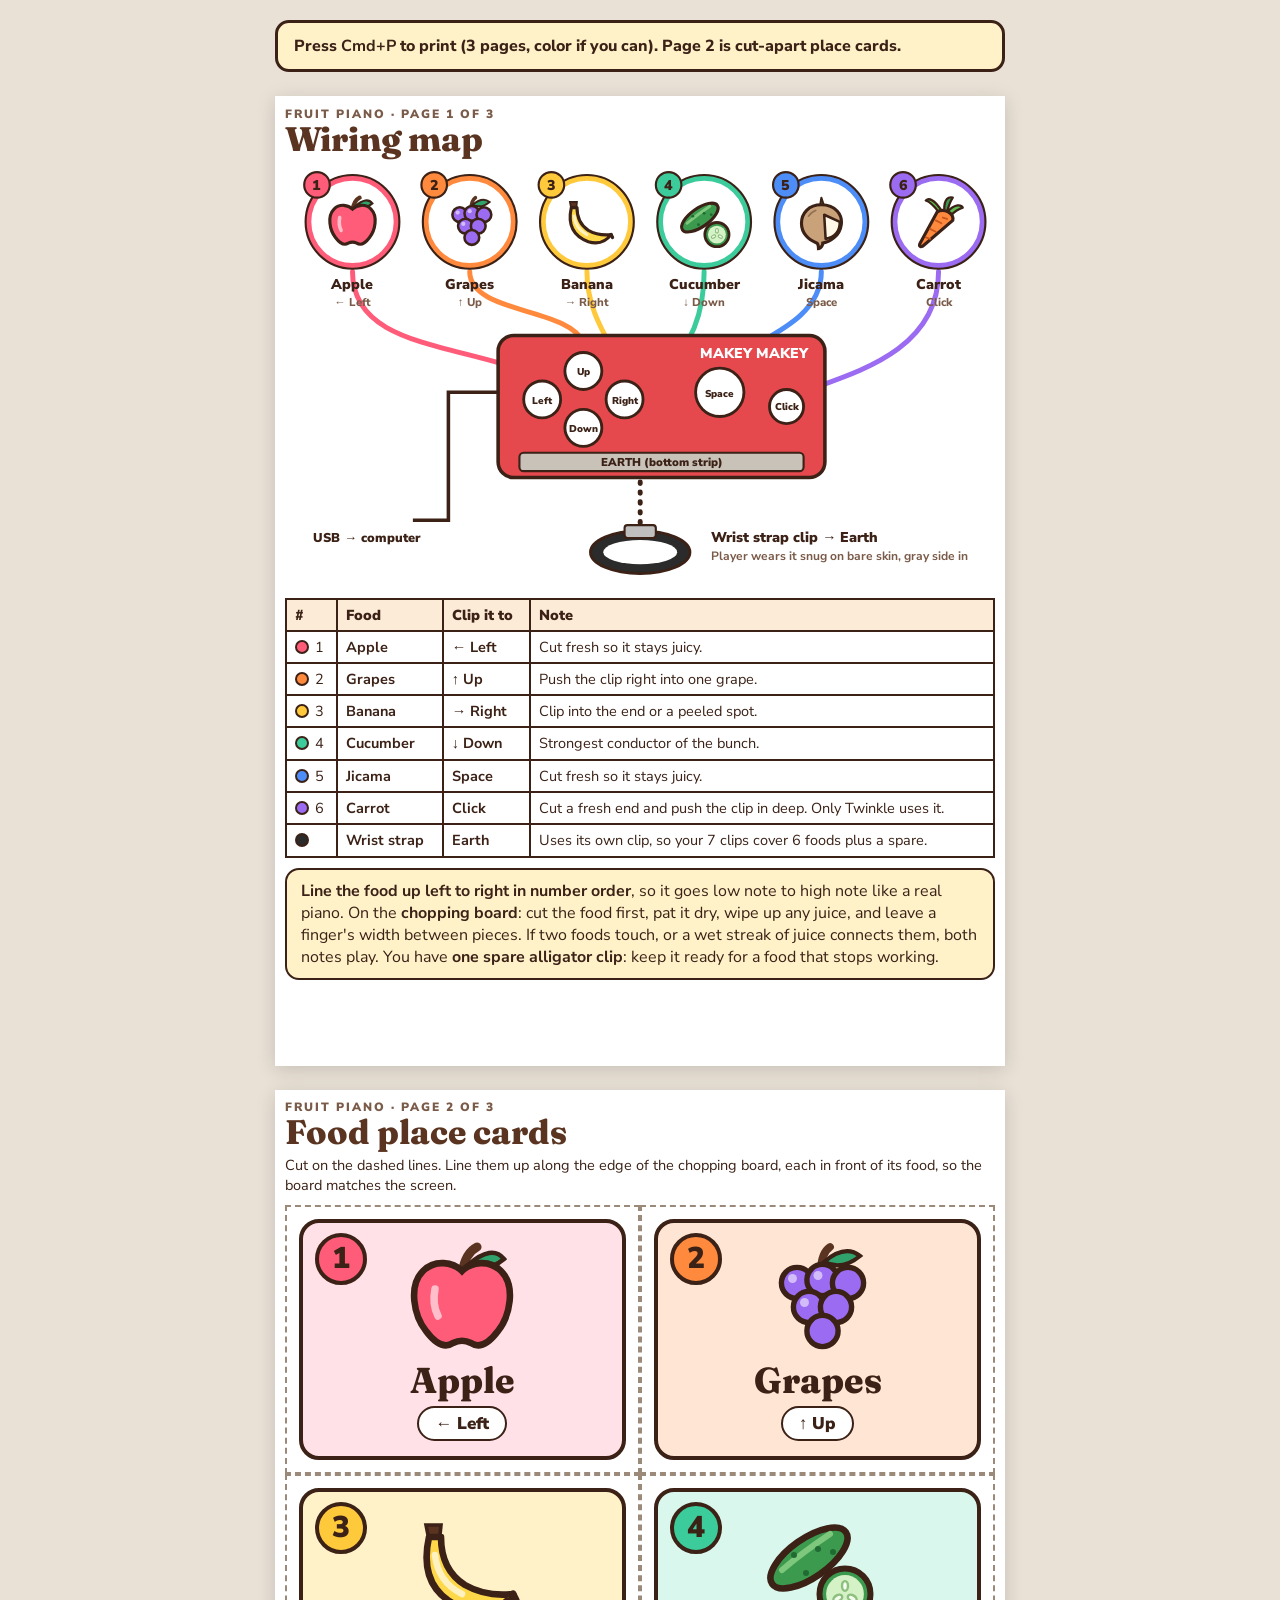
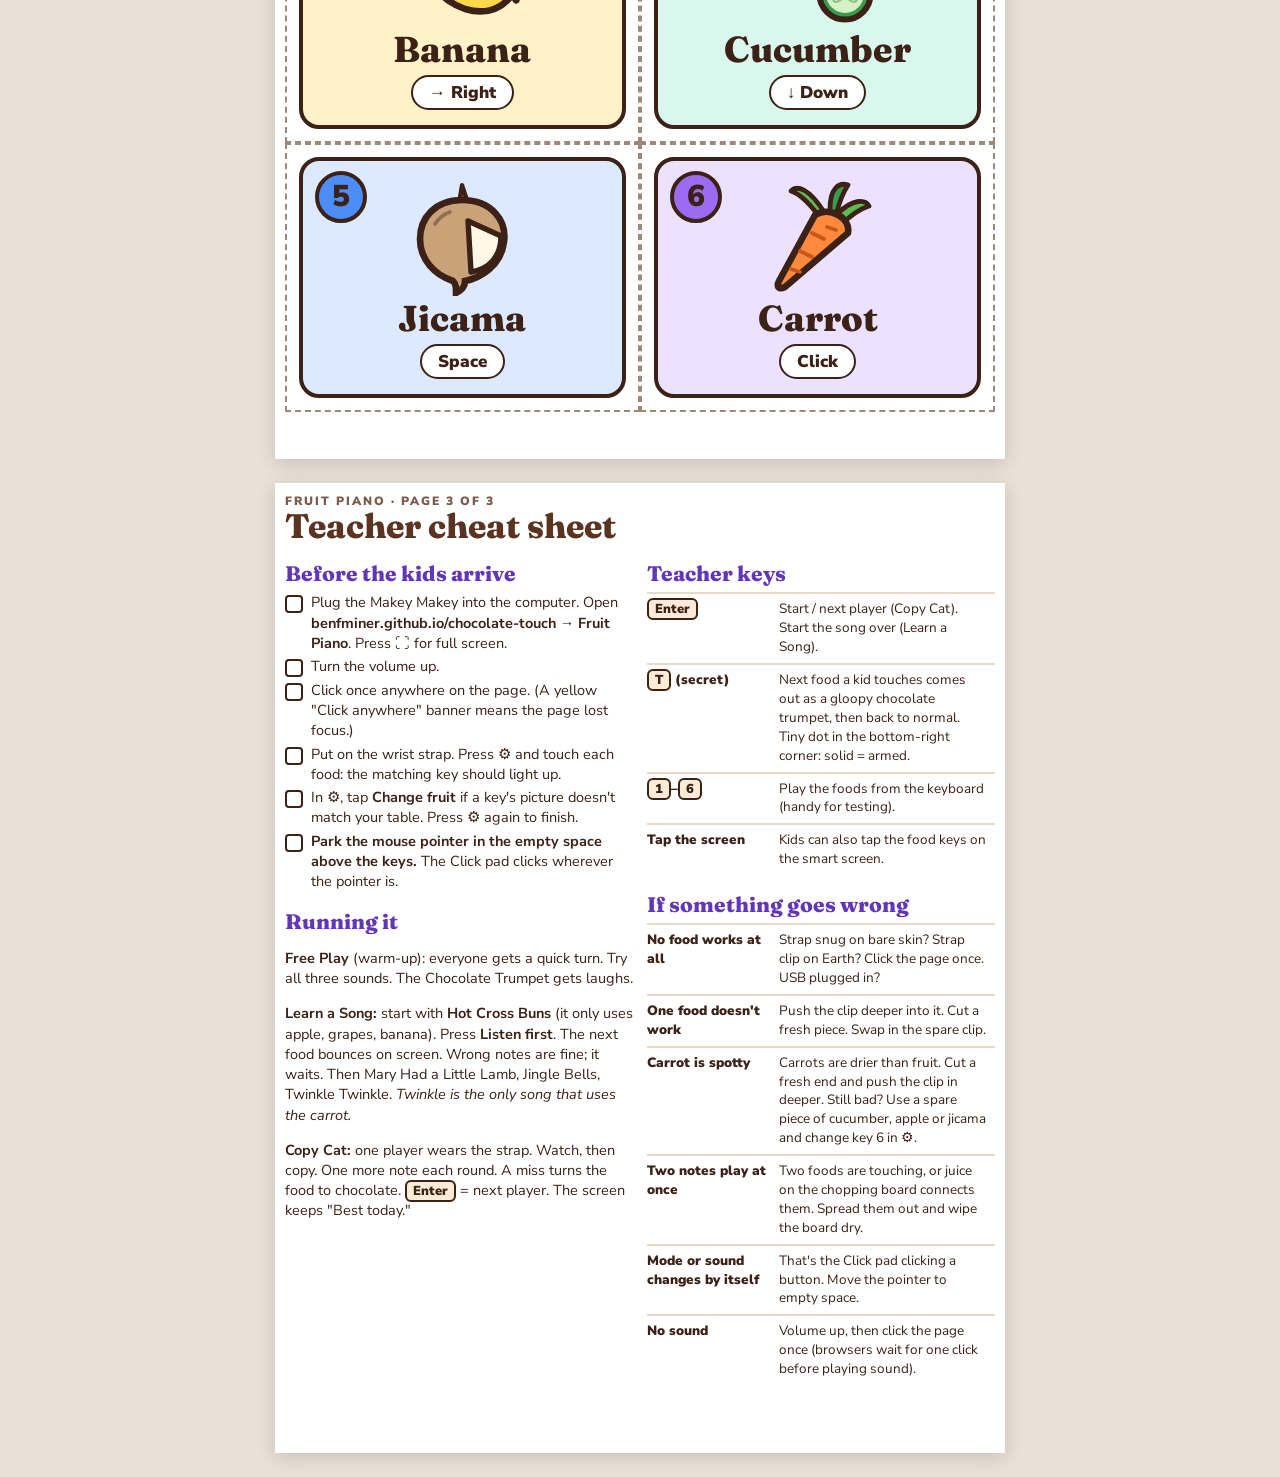
<file: fruit-piano-setup.html>
<!doctype html>
<html lang="en">
<head>
<meta charset="utf-8">
<meta name="viewport" content="width=device-width, initial-scale=1">
<title>Fruit Piano Setup</title>
<link rel="preconnect" href="https://fonts.googleapis.com">
<link rel="preconnect" href="https://fonts.gstatic.com" crossorigin>
<link rel="stylesheet" href="https://fonts.googleapis.com/css2?family=Fraunces:opsz,wght@9..144,700;9..144,800&family=Nunito+Sans:wght@600;700;800;900&display=swap">
<link rel="stylesheet" href="candy.css">
<style>
  /* Printable setup pack for fruit-piano.html: wiring map, food place cards, teacher cheat sheet.
     Three US Letter pages. Print with Cmd+P, color on, margins default. */
  *{box-sizing:border-box}
  body{margin:0;font-family:var(--sans);color:var(--ink);background:#e9e1d6;-webkit-print-color-adjust:exact;print-color-adjust:exact}
  @page{size:letter;margin:0.45in}
  .page{width:7.6in;min-height:10.1in;margin:24px auto;padding:0.1in;background:#fff;box-shadow:0 4px 18px rgba(0,0,0,.15);position:relative}
  @media print{
    body{background:#fff}
    .page{margin:0;box-shadow:none;width:auto;min-height:auto;page-break-after:always;break-after:page}
    .page:last-of-type{page-break-after:auto;break-after:auto}
    .noprint{display:none}
  }
  .noprint{max-width:7.6in;margin:20px auto 0;font-weight:800;font-size:16px;background:var(--lemon-soft);border:var(--stroke);border-radius:14px;padding:12px 16px}
  h1{font:800 34px/1.05 var(--serif);margin:0;color:var(--choc)}
  h2{font:800 21px var(--serif);margin:16px 0 6px;color:var(--grape-deep)}
  .kicker{font-weight:900;font-size:12px;letter-spacing:2px;text-transform:uppercase;color:var(--ink-soft)}
  p,li,td{font-size:14.5px;line-height:1.4}
  ol,ul{margin:4px 0;padding-left:22px}
  li{margin:3px 0}
  .box{border:2.5px solid var(--ink);border-radius:14px;padding:10px 14px;margin-top:10px}
  .tip{background:var(--lemon-soft)}

  /* page 1: wiring map */
  .map{width:100%;height:auto;display:block;margin-top:8px}
  .map text{font-family:var(--sans)}
  table.wire{width:100%;border-collapse:collapse;margin-top:6px}
  table.wire td,table.wire th{border:2px solid var(--ink);padding:5px 8px;text-align:left;font-size:14.5px}
  table.wire th{background:var(--paper2);font-weight:900}
  .sw{display:inline-block;width:14px;height:14px;border-radius:50%;border:2px solid var(--ink);vertical-align:-2px;margin-right:6px}

  /* page 2: place cards */
  .cards{display:grid;grid-template-columns:1fr 1fr;margin-top:10px}
  .card{height:2.8in;border:2px dashed #9b8a7a;padding:12px;display:flex;align-items:center;justify-content:center}
  .card .in{width:100%;height:100%;border:4px solid var(--ink);border-radius:20px;background:var(--c-soft);display:flex;flex-direction:column;
            align-items:center;justify-content:center;position:relative}
  .card .num{position:absolute;top:10px;left:12px;width:52px;height:52px;border-radius:50%;background:var(--c);border:4px solid var(--ink);
             font:900 30px/44px var(--sans);text-align:center}
  .card svg{width:1.25in;height:1.25in}
  .card .nm{font:800 36px/1 var(--serif);margin-top:4px}
  .card .pad{margin-top:8px;font:900 17px var(--sans);background:#fff;border:2.5px solid var(--ink);border-radius:999px;padding:4px 16px}

  /* page 3: cheat sheet */
  .cols{display:grid;grid-template-columns:1fr 1fr;gap:14px}
  .check li{list-style:none;position:relative;padding-left:4px}
  .check li::before{content:"";position:absolute;left:-22px;top:3px;width:14px;height:14px;border:2.5px solid var(--ink);border-radius:4px}
  kbd{font:900 13px var(--sans);background:var(--paper2);border:2px solid var(--ink);border-radius:6px;padding:0 6px}
  table.trouble{width:100%;border-collapse:collapse}
  table.trouble td{border-top:2px solid var(--line);padding:6px 6px 6px 0;vertical-align:top;font-size:13.5px}
  table.trouble td:first-child{font-weight:900;width:38%}
</style>
</head>
<body>
<div class="noprint">Press <b>Cmd+P</b> to print (3 pages, color if you can). Page 2 is cut-apart place cards.</div>

<!-- ============ PAGE 1: WIRING MAP ============ -->
<section class="page">
  <div class="kicker">Fruit Piano · Page 1 of 3</div>
  <h1>Wiring map</h1>
  <svg class="map" viewBox="0 0 1000 600" role="img" aria-label="Makey Makey wiring: six foods to the six front pads, wrist strap to Earth">
    <!-- wires (drawn first so they sit under everything) -->
    <g fill="none" stroke-width="7" stroke-linecap="round">
      <path d="M95 150 C95 260 250 250 362 300" stroke="#FF5C7A"/>
      <path d="M260 150 C260 210 400 200 420 250" stroke="#FF8A3D"/>
      <path d="M425 150 C425 220 470 260 478 300" stroke="#FFC93C"/>
      <path d="M590 150 C590 300 470 330 420 350" stroke="#3CCB9A"/>
      <path d="M755 150 C755 230 640 250 612 290" stroke="#4D8DF7"/>
      <path d="M920 150 C920 280 760 300 706 330" stroke="#9B6BF2"/>
      <path d="M500 432 C500 470 500 480 500 505" stroke="#3B2116" stroke-dasharray="2 12"/>
    </g>
    <!-- foods -->
    <g id="foods"></g>
    <!-- board -->
    <rect x="300" y="240" width="460" height="200" rx="22" fill="#E5484D" stroke="#3B2116" stroke-width="5"/>
    <text x="660" y="272" text-anchor="middle" font-weight="900" font-size="20" fill="#fff">MAKEY MAKEY</text>
    <g stroke="#3B2116" stroke-width="4" fill="#fff">
      <circle cx="420" cy="290" r="26"/><circle cx="362" cy="330" r="26"/><circle cx="478" cy="330" r="26"/><circle cx="420" cy="370" r="26"/>
      <circle cx="612" cy="320" r="34"/><circle cx="706" cy="340" r="24"/>
    </g>
    <g font-weight="900" font-size="14" text-anchor="middle" fill="#3B2116">
      <text x="420" y="296">Up</text><text x="362" y="336">Left</text><text x="478" y="336">Right</text><text x="420" y="376">Down</text>
      <text x="612" y="326">Space</text><text x="706" y="345">Click</text>
    </g>
    <rect x="330" y="405" width="400" height="26" rx="6" fill="#C9C2B8" stroke="#3B2116" stroke-width="3"/>
    <text x="530" y="424" text-anchor="middle" font-weight="900" font-size="16" fill="#3B2116">EARTH (bottom strip)</text>
    <!-- wrist strap -->
    <g transform="translate(500 545)">
      <ellipse rx="70" ry="30" fill="#2b2b2b" stroke="#3B2116" stroke-width="4"/>
      <ellipse rx="52" ry="17" fill="#fff"/>
      <rect x="-22" y="-38" width="44" height="18" rx="4" fill="#bfbfbf" stroke="#3B2116" stroke-width="3"/>
    </g>
    <text x="600" y="530" font-weight="900" font-size="20" fill="#3B2116">Wrist strap clip → Earth</text>
    <text x="600" y="556" font-weight="700" font-size="17" fill="#7A5A48">Player wears it snug on bare skin, gray side in</text>
    <text x="40" y="530" font-weight="900" font-size="18" fill="#3B2116">USB → computer</text>
    <path d="M300 320 L230 320 L230 500 L180 500" fill="none" stroke="#3B2116" stroke-width="5"/>
  </svg>

  <table class="wire">
    <tr><th>#</th><th>Food</th><th>Clip it to</th><th>Note</th></tr>
    <tbody id="wireRows"></tbody>
  </table>

  <div class="box tip">
    <b>Line the food up left to right in number order</b>, so it goes low note to high note like a real piano.
    On the <b>chopping board</b>: cut the food first, pat it dry, wipe up any juice, and leave a finger's width between pieces.
    If two foods touch, or a wet streak of juice connects them, both notes play.
    You have <b>one spare alligator clip</b>: keep it ready for a food that stops working.
  </div>
</section>

<!-- ============ PAGE 2: PLACE CARDS ============ -->
<section class="page">
  <div class="kicker">Fruit Piano · Page 2 of 3</div>
  <h1>Food place cards</h1>
  <p style="margin:4px 0 0">Cut on the dashed lines. Line them up along the edge of the chopping board, each in front of its food, so the board matches the screen.</p>
  <div class="cards" id="cards"></div>
</section>

<!-- ============ PAGE 3: CHEAT SHEET ============ -->
<section class="page">
  <div class="kicker">Fruit Piano · Page 3 of 3</div>
  <h1>Teacher cheat sheet</h1>
  <div class="cols">
    <div>
      <h2>Before the kids arrive</h2>
      <ol class="check">
        <li>Plug the Makey Makey into the computer. Open <b>benfminer.github.io/chocolate-touch</b> → <b>Fruit Piano</b>. Press ⛶ for full screen.</li>
        <li>Turn the volume up.</li>
        <li>Click once anywhere on the page. (A yellow "Click anywhere" banner means the page lost focus.)</li>
        <li>Put on the wrist strap. Press ⚙ and touch each food: the matching key should light up.</li>
        <li>In ⚙, tap <b>Change fruit</b> if a key's picture doesn't match your table. Press ⚙ again to finish.</li>
        <li><b>Park the mouse pointer in the empty space above the keys.</b> The Click pad clicks wherever the pointer is.</li>
      </ol>

      <h2>Running it</h2>
      <p><b>Free Play</b> (warm-up): everyone gets a quick turn. Try all three sounds. The Chocolate Trumpet gets laughs.</p>
      <p><b>Learn a Song:</b> start with <b>Hot Cross Buns</b> (it only uses apple, grapes, banana). Press <b>Listen first</b>. The next food bounces on screen. Wrong notes are fine; it waits.
         Then Mary Had a Little Lamb, Jingle Bells, Twinkle Twinkle. <i>Twinkle is the only song that uses the carrot.</i></p>
      <p><b>Copy Cat:</b> one player wears the strap. Watch, then copy. One more note each round. A miss turns the food to chocolate. <kbd>Enter</kbd> = next player. The screen keeps "Best today."</p>
    </div>
    <div>
      <h2>Teacher keys</h2>
      <table class="trouble">
        <tr><td><kbd>Enter</kbd></td><td>Start / next player (Copy Cat). Start the song over (Learn a Song).</td></tr>
        <tr><td><kbd>T</kbd> (secret)</td><td>Next food a kid touches comes out as a gloopy chocolate trumpet, then back to normal. Tiny dot in the bottom-right corner: solid = armed.</td></tr>
        <tr><td><kbd>1</kbd>–<kbd>6</kbd></td><td>Play the foods from the keyboard (handy for testing).</td></tr>
        <tr><td>Tap the screen</td><td>Kids can also tap the food keys on the smart screen.</td></tr>
      </table>

      <h2>If something goes wrong</h2>
      <table class="trouble">
        <tr><td>No food works at all</td><td>Strap snug on bare skin? Strap clip on Earth? Click the page once. USB plugged in?</td></tr>
        <tr><td>One food doesn't work</td><td>Push the clip deeper into it. Cut a fresh piece. Swap in the spare clip.</td></tr>
        <tr><td>Carrot is spotty</td><td>Carrots are drier than fruit. Cut a fresh end and push the clip in deeper. Still bad? Use a spare piece of cucumber, apple or jicama and change key 6 in ⚙.</td></tr>
        <tr><td>Two notes play at once</td><td>Two foods are touching, or juice on the chopping board connects them. Spread them out and wipe the board dry.</td></tr>
        <tr><td>Mode or sound changes by itself</td><td>That's the Click pad clicking a button. Move the pointer to empty space.</td></tr>
        <tr><td>No sound</td><td>Volume up, then click the page once (browsers wait for one click before playing sound).</td></tr>
      </table>
    </div>
  </div>
</section>

<svg width="0" height="0" style="position:absolute" aria-hidden="true">
  <defs>
    <g id="fruit-apple">
      <path d="M20 12 Q21 5 25 3" fill="none" stroke="#5A3420" stroke-width="3" stroke-linecap="round"/>
      <path d="M22 9 Q30 2 34 7 Q28 12 22 9z" fill="#2FA36B" stroke="#3B2116" stroke-width="1.5"/>
      <path d="M20 11c-3-3-9-4-13 0-5 5-3 15 1 20 3 4 6 6 9 4 2-1 4-1 6 0 3 2 6 0 9-4 4-5 6-15 1-20-4-4-10-3-13 0z" fill="#FF5C7A" stroke="#3B2116" stroke-width="2.2"/>
      <path d="M11 17 Q10 22 12 26" fill="none" stroke="#fff" stroke-width="2.5" stroke-linecap="round" opacity=".6"/>
    </g>
    <g id="fruit-banana">
      <path d="M8 6 L13 6 L12.5 11 L9 11z" fill="#5A3420" stroke="#3B2116" stroke-width="1.2"/>
      <path d="M9 10 Q5 28 21 34 Q31 37 37 29 Q28 30 21 26 Q13 21 13 10z" fill="#FFD84A" stroke="#3B2116" stroke-width="2.2" stroke-linejoin="round"/>
      <path d="M11 16 Q12 25 20 29" fill="none" stroke="#fff" stroke-width="2.2" stroke-linecap="round" opacity=".65"/>
      <path d="M37 29 L38 31" stroke="#3B2116" stroke-width="2.4" stroke-linecap="round"/>
    </g>
    <g id="fruit-grapes">
      <path d="M21 11 Q21 5 24 3" fill="none" stroke="#5A3420" stroke-width="2.6" stroke-linecap="round"/>
      <path d="M22 8 Q29 2 34 6 Q28 11 22 8z" fill="#2FA36B" stroke="#3B2116" stroke-width="1.4"/>
      <g fill="#9B6BF2" stroke="#3B2116" stroke-width="1.8">
        <circle cx="13" cy="15" r="5.2"/><circle cx="21.5" cy="14" r="5.2"/><circle cx="30" cy="15" r="5.2"/>
        <circle cx="17" cy="23" r="5.2"/><circle cx="26" cy="23" r="5.2"/><circle cx="21.5" cy="31" r="5.2"/>
      </g>
      <g fill="#fff" opacity=".55"><circle cx="11.5" cy="13.5" r="1.5"/><circle cx="20" cy="12.5" r="1.5"/><circle cx="15.5" cy="21.5" r="1.5"/></g>
    </g>
    <g id="fruit-cucumber">
      <ellipse cx="17" cy="17" rx="15" ry="6.5" transform="rotate(-35 17 17)" fill="#3C9A4E" stroke="#3B2116" stroke-width="2.2"/>
      <path d="M8 21 Q15 15 24 9" fill="none" stroke="#8FD48A" stroke-width="2" stroke-linecap="round" opacity=".8"/>
      <g fill="#1F6B32"><circle cx="12" cy="16" r="1"/><circle cx="20" cy="14" r="1"/><circle cx="16" cy="22" r="1"/><circle cx="25" cy="15" r="1"/></g>
      <circle cx="29" cy="29" r="8.5" fill="#3C9A4E" stroke="#3B2116" stroke-width="2"/>
      <circle cx="29" cy="29" r="6.3" fill="#D4F2C6"/>
      <g fill="#F4FBEF" stroke="#8DBF7E" stroke-width=".8"><ellipse cx="29" cy="26.3" rx="1" ry="1.6"/><ellipse cx="26.6" cy="30.4" rx="1" ry="1.6" transform="rotate(60 26.6 30.4)"/><ellipse cx="31.4" cy="30.4" rx="1" ry="1.6" transform="rotate(-60 31.4 30.4)"/></g>
    </g>
    <g id="fruit-jicama">
      <path d="M19 9 L20 3 L22 9" fill="#8B5534" stroke="#3B2116" stroke-width="1.4" stroke-linejoin="round"/>
      <path d="M20 8 C30 8 35 15 34 22 C33 30 26 34 21 35 C21 37 20 38 18 39 C18 37 18 36 17 35 C11 33 6 28 6 21 C6 14 11 8 20 8z" fill="#C9A27A" stroke="#3B2116" stroke-width="2.2"/>
      <path d="M11 16 Q13 13 16 12" fill="none" stroke="#3B2116" stroke-width="1.2" opacity=".4" stroke-linecap="round"/>
      <path d="M22 15 L33 20 C33 27 29 31 23 32 Z" fill="#FFF8E8" stroke="#3B2116" stroke-width="1.8" stroke-linejoin="round"/>
    </g>
    <g id="fruit-carrots">
      <path d="M22 12 C17 4 13 3 11 5 C14 6 17 9 20 13" fill="#5DBB4F" stroke="#3B2116" stroke-width="1.6" stroke-linejoin="round"/>
      <path d="M24 11 C24 4 27 2 30 3 C28 6 27 9 26 13" fill="#3C9A4E" stroke="#3B2116" stroke-width="1.6" stroke-linejoin="round"/>
      <path d="M26 13 C32 7 36 8 37 10 C34 11 31 13 28 16" fill="#5DBB4F" stroke="#3B2116" stroke-width="1.6" stroke-linejoin="round"/>
      <path d="M19 13 C24 10 31 14 30 19 L9 37 C7 38 6 37 7 35 Z" fill="#FF8A3D" stroke="#3B2116" stroke-width="2.2" stroke-linejoin="round"/>
      <g fill="none" stroke="#C9561A" stroke-width="1.3" stroke-linecap="round"><path d="M18 19 L22 21"/><path d="M14 25 L18 27"/><path d="M11 31 L14 32"/><path d="M23 17 L26 18"/></g>
    </g>
  </defs>
</svg>

<script>
  // One source for the six foods so the map, table and cards always agree with fruit-piano.html's defaults.
  const FOODS = [
    { id:'apple',    name:'Apple',    pad:'← Left',  c:'strawberry', hex:'#FF5C7A' },
    { id:'grapes',   name:'Grapes',   pad:'↑ Up',    c:'orange',     hex:'#FF8A3D' },
    { id:'banana',   name:'Banana',   pad:'→ Right', c:'lemon',      hex:'#FFC93C' },
    { id:'cucumber', name:'Cucumber', pad:'↓ Down',  c:'mint',       hex:'#3CCB9A' },
    { id:'jicama',   name:'Jicama',   pad:'Space',   c:'blueberry',  hex:'#4D8DF7' },
    { id:'carrots',  name:'Carrot',  pad:'Click',   c:'grape',      hex:'#9B6BF2' },
  ];
  const NOTES = {
    carrots:'Cut a fresh end and push the clip in deep. Only Twinkle uses it.',
    jicama:'Cut fresh so it stays juicy.',
    apple:'Cut fresh so it stays juicy.',
    grapes:'Push the clip right into one grape.',
    cucumber:'Strongest conductor of the bunch.',
    banana:'Clip into the end or a peeled spot.',
  };
  const foods = document.getElementById('foods');
  FOODS.forEach((f, i) => {
    const x = 95 + i*165;
    foods.insertAdjacentHTML('beforeend', `
      <circle cx="${x}" cy="80" r="62" fill="#fff" stroke="${f.hex}" stroke-width="8"/>
      <circle cx="${x}" cy="80" r="66" fill="none" stroke="#3B2116" stroke-width="3"/>
      <svg x="${x-40}" y="40" width="80" height="80" viewBox="0 0 40 40"><use href="#fruit-${f.id}"/></svg>
      <circle cx="${x-50}" cy="28" r="18" fill="${f.hex}" stroke="#3B2116" stroke-width="3"/>
      <text x="${x-50}" y="35" text-anchor="middle" font-weight="900" font-size="20" fill="#3B2116">${i+1}</text>
      <text x="${x}" y="175" text-anchor="middle" font-weight="900" font-size="20" fill="#3B2116">${f.name}</text>
      <text x="${x}" y="198" text-anchor="middle" font-weight="800" font-size="16" fill="#7A5A48">${f.pad}</text>`);
  });
  document.getElementById('wireRows').innerHTML = FOODS.map((f, i) =>
    `<tr><td><span class="sw" style="background:${f.hex}"></span>${i+1}</td><td><b>${f.name}</b></td><td><b>${f.pad}</b></td><td>${NOTES[f.id]}</td></tr>`).join('') +
    `<tr><td><span class="sw" style="background:#2b2b2b"></span></td><td><b>Wrist strap</b></td><td><b>Earth</b></td><td>Uses its own clip, so your 7 clips cover 6 foods plus a spare.</td></tr>`;
  document.getElementById('cards').innerHTML = FOODS.map((f, i) => `
    <div class="card"><div class="in" style="--c:var(--${f.c});--c-soft:var(--${f.c}-soft)">
      <div class="num">${i+1}</div>
      <svg viewBox="0 0 40 40" aria-hidden="true"><use href="#fruit-${f.id}"/></svg>
      <div class="nm">${f.name}</div>
      <div class="pad">${f.pad}</div>
    </div></div>`).join('');
</script>
</body>
</html>
</file>
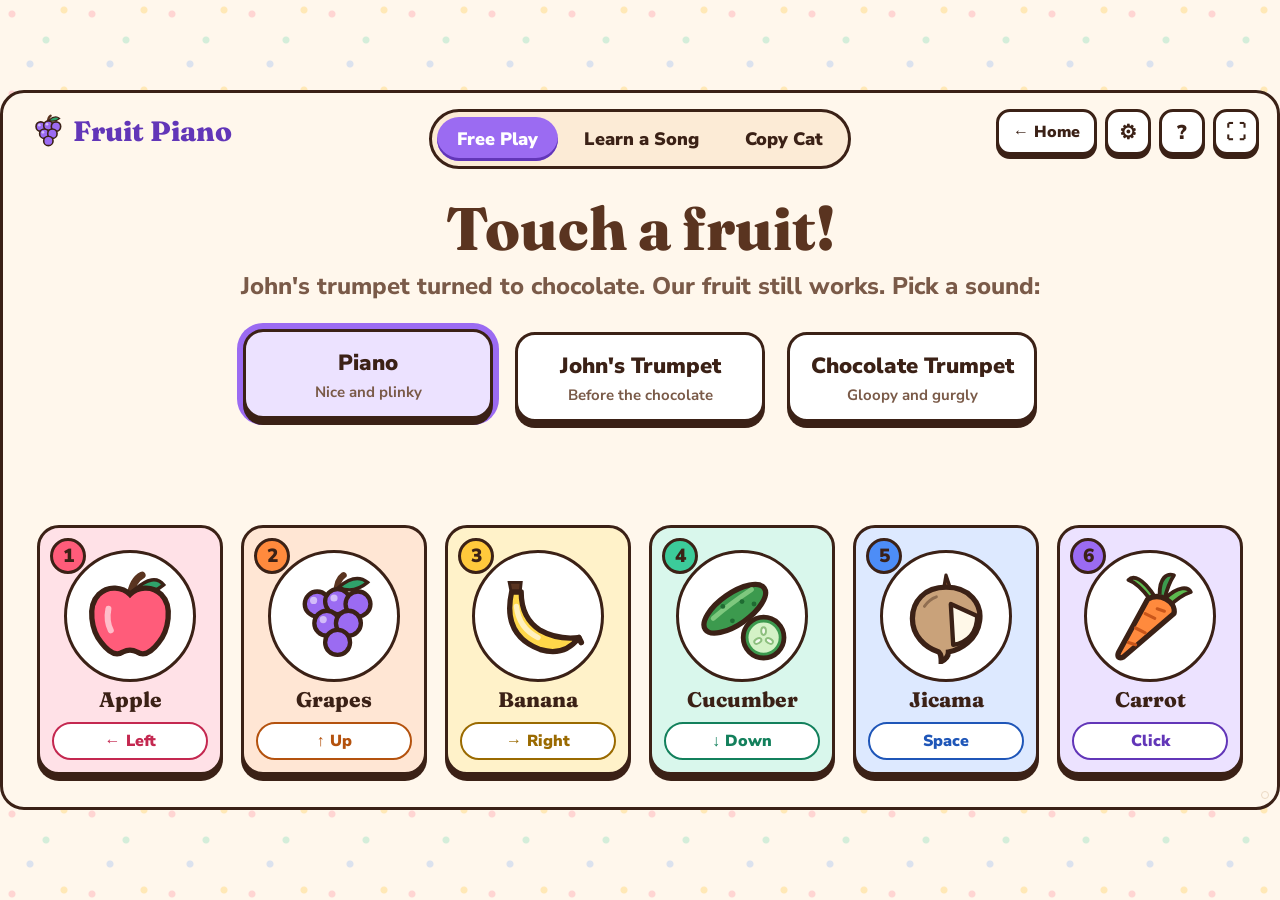
<file: fruit-piano.html>
<!doctype html>
<html lang="en">
<head>
<meta charset="utf-8">
<meta name="viewport" content="width=device-width, initial-scale=1, viewport-fit=cover">
<title>Fruit Piano</title>
<link rel="preconnect" href="https://fonts.googleapis.com">
<link rel="preconnect" href="https://fonts.gstatic.com" crossorigin>
<link rel="stylesheet" href="https://fonts.googleapis.com/css2?family=Fraunces:opsz,wght@9..144,400..800&family=Nunito+Sans:wght@400;700;800;900&display=swap">
<link rel="stylesheet" href="candy.css">
<style>
  /* Chapter 8 tie-in, just for fun: John's trumpet came out as chocolate, so we build a fruit one instead.
     Six real fruits on the Makey Makey (Left, Up, Right, Down, Space, Click; the 7th clip goes to Earth).
     Three modes: Free Play, Learn a Song, Copy Cat. Kids can also tap the keys on the smart screen. */
  *{box-sizing:border-box}
  [hidden]{display:none!important}
  html,body{height:100%}
  body{margin:0;font-family:var(--sans);overflow:hidden;user-select:none;-webkit-user-select:none}

  #viewport{position:fixed;inset:0;overflow:hidden}
  #stage{width:1280px;height:720px;position:absolute;left:0;top:0;transform-origin:0 0;overflow:hidden;
         background:var(--paper);border:var(--stroke);border-radius:24px}

  /* ---------- top bar ---------- */
  #brand{position:absolute;top:20px;left:26px;font:800 28px var(--serif);color:var(--grape-deep);display:flex;align-items:center;gap:8px}
  #brand svg{width:36px;height:36px}
  #tabs{position:absolute;top:16px;left:50%;transform:translateX(-50%);display:flex;gap:6px;padding:5px;
        background:var(--paper2);border:var(--stroke);border-radius:999px}
  #tabs button{font:900 18px var(--sans);color:var(--ink);background:transparent;border:0;border-radius:999px;padding:10px 20px;cursor:pointer}
  #tabs button.on{background:var(--grape);color:#fff;box-shadow:inset 0 -3px 0 var(--grape-deep)}
  #corner{position:absolute;top:16px;right:18px;display:flex;gap:8px;z-index:6}
  #corner a,#corner button{width:46px;height:46px;border-radius:14px;border:var(--stroke);background:var(--card);box-shadow:var(--pop-sm);
                 color:var(--ink);font:900 20px var(--sans);cursor:pointer;display:grid;place-items:center;text-decoration:none;padding:0}
  #corner a{width:auto;padding:0 14px;font-size:16px}
  #corner button.on{background:var(--lemon)}
  #corner a:active,#corner button:active{transform:translateY(3px);box-shadow:0 1px 0 var(--ink)}

  /* ---------- mode panels (top part of the screen) ---------- */
  .panel{position:absolute;top:84px;left:40px;right:40px;height:330px;text-align:center}
  .big{font:800 60px/1.05 var(--serif);color:var(--choc);margin-top:20px}
  .sub{font-weight:800;font-size:24px;color:var(--ink-soft);margin-top:10px}

  #voices{display:flex;justify-content:center;gap:22px;margin-top:30px}
  .voice{width:250px;padding:16px 12px 14px;cursor:pointer;font:900 22px var(--sans);color:var(--ink);
         background:var(--card);border:var(--stroke);border-radius:var(--radius);box-shadow:var(--pop);transition:transform .12s}
  .voice small{display:block;font-weight:700;font-size:15px;color:var(--ink-soft);margin-top:4px}
  .voice.on{background:var(--grape-soft);box-shadow:0 6px 0 var(--ink), 0 0 0 6px var(--grape);transform:translateY(-3px)}
  .voice:active{transform:translateY(4px);box-shadow:0 2px 0 var(--ink)}

  #songs{display:flex;justify-content:center;gap:10px;margin-top:4px}
  .chip{font:900 17px var(--sans);color:var(--ink);background:var(--card);border:var(--stroke);border-radius:999px;padding:8px 16px;
        box-shadow:var(--pop-sm);cursor:pointer}
  .chip.on{background:var(--grape);color:#fff}
  .chip:active{transform:translateY(3px);box-shadow:0 1px 0 var(--ink)}
  #lineNum{margin-top:16px;font-weight:900;font-size:15px;letter-spacing:2px;text-transform:uppercase;color:var(--ink-soft)}
  .line{display:flex;justify-content:center;gap:10px;margin-top:8px}
  .bub{width:84px;display:flex;flex-direction:column;align-items:center;gap:4px;transition:opacity .2s}
  .bub .dot{width:72px;height:72px;border-radius:50%;background:var(--c-soft);border:3px solid var(--c);display:grid;place-items:center;
            position:relative;transition:transform .15s}
  .bub .dot svg{width:44px;height:44px}
  .bub .w{font:800 22px var(--serif);color:var(--ink);white-space:nowrap}
  .bub.done .dot{background:var(--c);border-color:var(--ink)}
  .bub.done{opacity:.55}
  .bub.now .dot{border:4px solid var(--ink);transform:scale(1.14);box-shadow:0 0 0 6px var(--c)}
  .bub.now .w{color:var(--c-deep);text-decoration:underline;text-decoration-thickness:3px;text-underline-offset:4px}
  .bub.oops .dot{animation:shake .35s}
  #nextLine{opacity:.4;transform:scale(.62);transform-origin:top center;margin-top:10px}
  #songBtns{position:absolute;left:0;right:0;bottom:0;display:flex;justify-content:center;gap:14px}
  #songDone{position:absolute;left:0;right:0;top:56px}

  #copyStats{display:flex;justify-content:center;gap:14px;margin-top:22px}
  .stat{font:900 20px var(--sans);background:var(--card);border:var(--stroke);border-radius:999px;padding:8px 18px;box-shadow:var(--pop-sm)}
  .stat b{color:var(--grape-deep);font-size:24px}
  #btnCopy{margin-top:26px;font-size:24px;padding:16px 34px}

  /* ---------- fruit keys ---------- */
  #keys{position:absolute;left:0;right:0;top:432px;height:260px;display:flex;justify-content:center;gap:18px}
  .key{position:relative;width:186px;height:250px;border:var(--stroke);border-radius:22px;background:var(--c-soft);box-shadow:var(--pop);
       cursor:pointer;touch-action:none;transition:transform .08s, box-shadow .08s, background .08s;overflow:hidden}
  .key .num{position:absolute;top:10px;left:10px;width:36px;height:36px;border-radius:50%;background:var(--c);border:3px solid var(--ink);
            font:900 19px/30px var(--sans);text-align:center;color:var(--ink)}
  .key .name{position:absolute;left:0;right:0;top:161px;text-align:center;font:800 21px/1 var(--serif);color:var(--ink)}
  .key .plate{position:absolute;top:22px;left:50%;transform:translateX(-50%);width:132px;height:132px;border-radius:50%;
              background:var(--card);border:3px solid var(--ink);display:grid;place-items:center}
  .key .plate svg{width:96px;height:96px;transition:transform .12s}
  .key .pad{position:absolute;left:12px;right:12px;bottom:12px;font:900 16px var(--sans);color:var(--c-deep);text-align:center;
            background:var(--card);border:2px solid var(--c-deep);border-radius:999px;padding:6px 0}
  .key.down{background:var(--c);transform:translateY(6px);box-shadow:0 0 0 var(--ink)}
  .key.down .plate svg{transform:scale(1.15) rotate(-6deg)}
  .key.hint{animation:hint 1s infinite}
  .key .swap{position:absolute;top:8px;right:8px;font:900 13px var(--sans);background:var(--lemon);border:2px solid var(--ink);
             border-radius:999px;padding:5px 9px;cursor:pointer;color:var(--ink);display:none}
  #stage.setup .key .swap{display:block}
  .key .choc{position:absolute;left:0;right:0;top:0;height:0;background:var(--choc);pointer-events:none;
             border-bottom-left-radius:30px 18px;border-bottom-right-radius:30px 18px}
  .key .choc.go{animation:drip 1.1s ease-in forwards}
  /* teacher's tell for the secret chocolate note: hollow = normal, solid = armed */
  #tell{position:absolute;right:8px;bottom:8px;width:8px;height:8px;border-radius:50%;border:1.5px solid var(--line)}
  #tell.on{background:var(--ink-soft);border-color:var(--ink-soft)}
  .fnote{position:absolute;top:0;font:900 44px var(--sans);pointer-events:none;text-shadow:0 3px 0 rgba(59,33,22,.25)}
  #setupBar{position:absolute;left:40px;right:40px;top:84px;padding:14px 20px;font-weight:800;font-size:20px;background:var(--lemon-soft);
            border:var(--stroke);border-radius:var(--radius);text-align:center;z-index:4}

  /* ---------- help ---------- */
  .over{position:fixed;inset:0;z-index:40;background:rgba(59,33,22,.45);display:grid;place-items:center;padding:16px}
  #helpCard{max-width:720px;width:100%;max-height:90vh;overflow:auto;padding:24px 30px;font-size:18px;line-height:1.45}
  #helpCard h2{font:800 32px var(--serif);margin:0 0 8px;color:var(--grape-deep)}
  #helpCard h3{font:800 21px var(--serif);margin:16px 0 4px}
  #helpCard ul{margin:4px 0;padding-left:22px}
  #helpCard kbd{font:900 15px var(--sans);background:var(--paper2);border:2px solid var(--ink);border-radius:6px;padding:1px 6px}
  #helpCard .close{margin-top:16px}
  #focusNag{position:fixed;inset:0;z-index:60;background:rgba(255,247,236,.82);display:flex;align-items:center;justify-content:center;cursor:pointer}
  #focusNag div{background:var(--lemon);color:var(--ink);font:900 28px var(--sans);padding:22px 34px;border-radius:18px;border:var(--stroke);box-shadow:var(--pop);text-align:center}

  @keyframes hint{0%,100%{box-shadow:0 6px 0 var(--ink), 0 0 0 0 var(--c)}50%{box-shadow:0 6px 0 var(--ink), 0 0 0 10px var(--c);transform:translateY(-6px)}}
  @keyframes shake{25%{transform:translateX(-6px)}75%{transform:translateX(6px)}}
  @keyframes drip{to{height:100%}}
  @keyframes pop{from{transform:scale(.6);opacity:0}to{transform:scale(1);opacity:1}}
  .popin{animation:pop .35s ease-out}
</style>
</head>
<body class="candy-bg theme-grape">
<div id="viewport"><div id="stage">
  <div id="brand"><svg viewBox="0 0 40 40" aria-hidden="true"><use href="#fruit-grapes"/></svg>Fruit Piano</div>
  <div id="tabs">
    <button data-mode="free" class="on">Free Play</button>
    <button data-mode="song">Learn a Song</button>
    <button data-mode="copy">Copy Cat</button>
  </div>
  <div id="corner">
    <a href="index.html" title="Back to all the games">← Home</a>
    <button id="btnSetup" title="Set up your fruit">⚙</button>
    <button id="btnHelp" title="Help">?</button>
    <button id="btnFull" title="Fullscreen">⛶</button>
  </div>

  <section class="panel" id="panelFree">
    <div class="big">Touch a fruit!</div>
    <div class="sub">John's trumpet turned to chocolate. Our fruit still works. Pick a sound:</div>
    <div id="voices">
      <button class="voice on" data-voice="piano">Piano<small>Nice and plinky</small></button>
      <button class="voice" data-voice="trumpet">John's Trumpet<small>Before the chocolate</small></button>
      <button class="voice" data-voice="choc">Chocolate Trumpet<small>Gloopy and gurgly</small></button>
    </div>
  </section>

  <section class="panel" id="panelSong" hidden>
    <div id="songs"></div>
    <div id="songPlay">
      <div id="lineNum"></div>
      <div class="line" id="curLine"></div>
      <div class="line" id="nextLine"></div>
    </div>
    <div id="songDone" hidden>
      <div class="big popin" id="songDoneTxt"></div>
      <div class="sub">Who wants to try it next?</div>
    </div>
    <div id="songBtns">
      <button class="candy-btn ghost" id="btnListen">Listen first</button>
      <button class="candy-btn" id="btnRestart">Start over</button>
    </div>
  </section>

  <section class="panel" id="panelCopy" hidden>
    <div class="big" id="copyBig">Copy Cat</div>
    <div class="sub" id="copySub">Watch the fruits light up, then play them back.</div>
    <div id="copyStats">
      <div class="stat">Notes: <b id="copyLen">0</b></div>
      <div class="stat">Best today: <b id="copyBest">0</b></div>
    </div>
    <button class="candy-btn" id="btnCopy">Start</button>
  </section>

  <div id="setupBar" hidden>Setup: touch each real fruit to test it. Tap <b>Change fruit</b> so the screen matches your table. Press ⚙ when done.</div>

  <div id="keys"></div>
  <div id="tell"></div>
</div></div>

<div class="over" id="help" hidden><div class="candy-card" id="helpCard">
  <h2>Fruit Piano</h2>
  <h3>Wiring</h3>
  <ul>
    <li><b>Earth</b> goes to the player. Easiest: clip a grounding wrist strap onto Earth and have the player wear it snug on bare skin (gray side in). That frees up all 7 alligator clips for food and a spare.</li>
    <li>6 clips go to the fruit: <b>Left, Up, Right, Down, Space, Click</b>. Line the fruit up in that order, low note to high note.</li>
    <li>Press ⚙ to test each fruit and make the screen match your real fruit.</li>
    <li><b>Click fruit:</b> the Makey Makey clicks wherever the mouse pointer is. Park the pointer in an empty spot (like the middle of the screen), not on a button or the Home link.</li>
    <li>If you have a jumper wire, the <b>W</b> pin on the back can be the 6th fruit instead of Click.</li>
  </ul>
  <h3>Modes</h3>
  <ul>
    <li><b>Free Play:</b> just play. Try the Chocolate Trumpet.</li>
    <li><b>Learn a Song:</b> the next fruit bounces. Wrong notes are fine, it just waits for the right one.</li>
    <li><b>Copy Cat:</b> watch, then copy. One more note each round. Miss one and it turns to chocolate.</li>
  </ul>
  <h3>Teacher keys</h3>
  <ul>
    <li><kbd>Enter</kbd> start / next player / start the song over</li>
    <li><kbd>1</kbd>–<kbd>6</kbd> play the fruits from the keyboard</li>
    <li><kbd>T</kbd> secret chocolate note: the next fruit a kid touches comes out as a gloopy chocolate trumpet, then it's back to normal. Tiny dot bottom-right: solid = armed.</li>
    <li>Kids can also tap the fruit keys right on the smart screen.</li>
  </ul>
  <button class="candy-btn close" id="btnHelpClose">Got it</button>
</div></div>
<div id="focusNag" hidden><div>Click anywhere so the fruit works</div></div>

<svg width="0" height="0" style="position:absolute" aria-hidden="true">
  <defs>
    <g id="fruit-apple">
      <path d="M20 12 Q21 5 25 3" fill="none" stroke="#5A3420" stroke-width="3" stroke-linecap="round"/>
      <path d="M22 9 Q30 2 34 7 Q28 12 22 9z" fill="#2FA36B" stroke="#3B2116" stroke-width="1.5"/>
      <path d="M20 11c-3-3-9-4-13 0-5 5-3 15 1 20 3 4 6 6 9 4 2-1 4-1 6 0 3 2 6 0 9-4 4-5 6-15 1-20-4-4-10-3-13 0z" fill="#FF5C7A" stroke="#3B2116" stroke-width="2.2"/>
      <path d="M11 17 Q10 22 12 26" fill="none" stroke="#fff" stroke-width="2.5" stroke-linecap="round" opacity=".6"/>
    </g>
    <g id="fruit-banana">
      <path d="M8 6 L13 6 L12.5 11 L9 11z" fill="#5A3420" stroke="#3B2116" stroke-width="1.2"/>
      <path d="M9 10 Q5 28 21 34 Q31 37 37 29 Q28 30 21 26 Q13 21 13 10z" fill="#FFD84A" stroke="#3B2116" stroke-width="2.2" stroke-linejoin="round"/>
      <path d="M11 16 Q12 25 20 29" fill="none" stroke="#fff" stroke-width="2.2" stroke-linecap="round" opacity=".65"/>
      <path d="M37 29 L38 31" stroke="#3B2116" stroke-width="2.4" stroke-linecap="round"/>
    </g>
    <g id="fruit-grapes">
      <path d="M21 11 Q21 5 24 3" fill="none" stroke="#5A3420" stroke-width="2.6" stroke-linecap="round"/>
      <path d="M22 8 Q29 2 34 6 Q28 11 22 8z" fill="#2FA36B" stroke="#3B2116" stroke-width="1.4"/>
      <g fill="#9B6BF2" stroke="#3B2116" stroke-width="1.8">
        <circle cx="13" cy="15" r="5.2"/><circle cx="21.5" cy="14" r="5.2"/><circle cx="30" cy="15" r="5.2"/>
        <circle cx="17" cy="23" r="5.2"/><circle cx="26" cy="23" r="5.2"/><circle cx="21.5" cy="31" r="5.2"/>
      </g>
      <g fill="#fff" opacity=".55"><circle cx="11.5" cy="13.5" r="1.5"/><circle cx="20" cy="12.5" r="1.5"/><circle cx="15.5" cy="21.5" r="1.5"/></g>
    </g>
    <g id="fruit-cucumber">
      <ellipse cx="17" cy="17" rx="15" ry="6.5" transform="rotate(-35 17 17)" fill="#3C9A4E" stroke="#3B2116" stroke-width="2.2"/>
      <path d="M8 21 Q15 15 24 9" fill="none" stroke="#8FD48A" stroke-width="2" stroke-linecap="round" opacity=".8"/>
      <g fill="#1F6B32"><circle cx="12" cy="16" r="1"/><circle cx="20" cy="14" r="1"/><circle cx="16" cy="22" r="1"/><circle cx="25" cy="15" r="1"/></g>
      <circle cx="29" cy="29" r="8.5" fill="#3C9A4E" stroke="#3B2116" stroke-width="2"/>
      <circle cx="29" cy="29" r="6.3" fill="#D4F2C6"/>
      <g fill="#F4FBEF" stroke="#8DBF7E" stroke-width=".8"><ellipse cx="29" cy="26.3" rx="1" ry="1.6"/><ellipse cx="26.6" cy="30.4" rx="1" ry="1.6" transform="rotate(60 26.6 30.4)"/><ellipse cx="31.4" cy="30.4" rx="1" ry="1.6" transform="rotate(-60 31.4 30.4)"/></g>
    </g>
    <g id="fruit-jicama">
      <path d="M19 9 L20 3 L22 9" fill="#8B5534" stroke="#3B2116" stroke-width="1.4" stroke-linejoin="round"/>
      <path d="M20 8 C30 8 35 15 34 22 C33 30 26 34 21 35 C21 37 20 38 18 39 C18 37 18 36 17 35 C11 33 6 28 6 21 C6 14 11 8 20 8z" fill="#C9A27A" stroke="#3B2116" stroke-width="2.2"/>
      <path d="M11 16 Q13 13 16 12" fill="none" stroke="#3B2116" stroke-width="1.2" opacity=".4" stroke-linecap="round"/>
      <path d="M22 15 L33 20 C33 27 29 31 23 32 Z" fill="#FFF8E8" stroke="#3B2116" stroke-width="1.8" stroke-linejoin="round"/>
    </g>
    <g id="fruit-carrots">
      <path d="M22 12 C17 4 13 3 11 5 C14 6 17 9 20 13" fill="#5DBB4F" stroke="#3B2116" stroke-width="1.6" stroke-linejoin="round"/>
      <path d="M24 11 C24 4 27 2 30 3 C28 6 27 9 26 13" fill="#3C9A4E" stroke="#3B2116" stroke-width="1.6" stroke-linejoin="round"/>
      <path d="M26 13 C32 7 36 8 37 10 C34 11 31 13 28 16" fill="#5DBB4F" stroke="#3B2116" stroke-width="1.6" stroke-linejoin="round"/>
      <path d="M19 13 C24 10 31 14 30 19 L9 37 C7 38 6 37 7 35 Z" fill="#FF8A3D" stroke="#3B2116" stroke-width="2.2" stroke-linejoin="round"/>
      <g fill="none" stroke="#C9561A" stroke-width="1.3" stroke-linecap="round"><path d="M18 19 L22 21"/><path d="M14 25 L18 27"/><path d="M11 31 L14 32"/><path d="M23 17 L26 18"/></g>
    </g>
  </defs>
</svg>

<script>
(() => {
  const $ = id => document.getElementById(id);

  /* ---------- setup data ---------- */
  // Low to high: C D E F G A. Pad order matches the front of the Makey Makey.
  const PADS = ['← Left', '↑ Up', '→ Right', '↓ Down', 'Space', 'Click'];
  const KEYMAP = { ArrowLeft:0, ArrowUp:1, ArrowRight:2, ArrowDown:3, Space:4, KeyW:5,
                   Digit1:0, Digit2:1, Digit3:2, Digit4:3, Digit5:4, Digit6:5 };
  const COLORS = ['strawberry', 'orange', 'lemon', 'mint', 'blueberry', 'grape'];
  const FREQ = [261.63, 293.66, 329.63, 349.23, 392.00, 440.00];
  const FRUITS = ['apple', 'grapes', 'banana', 'cucumber', 'jicama', 'carrots'];
  const NAMES = { apple:'apple', banana:'banana', grapes:'grapes', cucumber:'cucumber', jicama:'jicama', carrots:'carrot' };

  const NOTE = { C:0, D:1, E:2, F:3, G:4, A:5 };
  // "Note:syllable" pairs; | starts a new line on screen.
  const SONGS = [
    { name:'Hot Cross Buns', text:'E:Hot D:cross C:buns | E:hot D:cross C:buns | C:One C:a C:pen C:ny D:two D:a D:pen D:ny | E:hot D:cross C:buns' },
    { name:'Mary Had a Little Lamb', text:'E:Ma D:ry C:had D:a E:lit E:tle E:lamb | D:lit D:tle D:lamb | E:lit G:tle G:lamb | E:Ma D:ry C:had D:a E:lit E:tle E:lamb | E:its D:fleece D:was E:white D:as C:snow' },
    { name:'Twinkle Twinkle', text:'C:Twin C:kle G:twin G:kle A:lit A:tle G:star | F:how F:I E:won E:der D:what D:you C:are' },
    { name:'Jingle Bells', text:'E:Jin E:gle E:bells | E:jin E:gle E:bells | E:jin G:gle C:all D:the E:way | F:Oh F:what F:fun F:it F:is E:to E:ride E:in E:a | D:one D:horse E:o D:pen G:sleigh' },
  ].map(s => {
    const lines = s.text.split('|').map(l => l.trim().split(/\s+/).map(t => { const [n, w] = t.split(':'); return { n:NOTE[n], w }; }));
    return { name:s.name, lines, flat:lines.flat() };
  });

  let fruits = [...FRUITS];
  try {
    const saved = JSON.parse(localStorage.getItem('fp-fruits'));
    if (Array.isArray(saved) && saved.length === 6 && saved.every(f => FRUITS.includes(f))) fruits = saved;
  } catch (e) {}
  const saveFruits = () => { try { localStorage.setItem('fp-fruits', JSON.stringify(fruits)); } catch (e) {} };
  const fruitSVG = i => `<svg viewBox="0 0 40 40" aria-hidden="true"><use href="#fruit-${fruits[i]}"/></svg>`;

  /* ---------- stage scaling ---------- */
  const stage = $('stage');
  function fit(){
    const s = Math.min(innerWidth/1280, innerHeight/720);
    stage.style.transform = `translate(${(innerWidth-1280*s)/2}px,${(innerHeight-720*s)/2}px) scale(${s})`;
  }
  addEventListener('resize', fit); fit();

  /* ---------- sound ---------- */
  let ctx = null, out = null;
  function audio(){
    if (!ctx) {
      try {
        ctx = new (window.AudioContext||window.webkitAudioContext)();
        out = ctx.createGain(); out.gain.value = .9;
        out.connect(ctx.createDynamicsCompressor()).connect(ctx.destination);
      } catch(e){ return null; }
    }
    if (ctx.state === 'suspended') ctx.resume();
    return ctx;
  }
  const osc = (type, f, t) => { const o = ctx.createOscillator(); o.type = type; o.frequency.setValueAtTime(f, t); return o; };
  function env(t, vol, attack, decay){
    const g = ctx.createGain();
    g.gain.setValueAtTime(.0001, t); g.gain.exponentialRampToValueAtTime(vol, t+attack);
    g.gain.exponentialRampToValueAtTime(.0001, t+attack+decay);
    return g;
  }
  function blip(t, f, vol=.12){
    const o = osc('sine', f, t), g = env(t, vol, .01, .09);
    o.frequency.exponentialRampToValueAtTime(f*2.2, t+.08);
    o.connect(g).connect(out); o.start(t); o.stop(t+.12);
  }
  const VOICES = {
    piano(f, t){
      const g = env(t, .32, .006, 1.5), g2 = ctx.createGain(); g2.gain.value = .25;
      const o1 = osc('triangle', f*2, t), o2 = osc('sine', f*4, t);
      o1.connect(g); o2.connect(g2).connect(g); g.connect(out);
      [o1, o2].forEach(o => { o.start(t); o.stop(t+1.6); });
    },
    trumpet(f, t){
      const g = ctx.createGain();
      g.gain.setValueAtTime(.0001, t); g.gain.exponentialRampToValueAtTime(.22, t+.04);
      g.gain.setValueAtTime(.2, t+.4); g.gain.exponentialRampToValueAtTime(.0001, t+.7);
      const lp = ctx.createBiquadFilter(); lp.type = 'lowpass'; lp.Q.value = 2;
      lp.frequency.setValueAtTime(700, t); lp.frequency.exponentialRampToValueAtTime(2800, t+.06); lp.frequency.exponentialRampToValueAtTime(1800, t+.4);
      const o = osc('sawtooth', f, t), lfo = osc('sine', 5.5, t), lg = ctx.createGain();
      lg.gain.setValueAtTime(0, t); lg.gain.linearRampToValueAtTime(f*.012, t+.3);
      lfo.connect(lg).connect(o.frequency);
      o.connect(lp).connect(g).connect(out);
      [o, lfo].forEach(x => { x.start(t); x.stop(t+.75); });
    },
    choc(f, t){
      // a trumpet full of melted chocolate: muffled, sagging, with bubbles
      const g = ctx.createGain();
      g.gain.setValueAtTime(.0001, t); g.gain.exponentialRampToValueAtTime(.3, t+.06);
      g.gain.setValueAtTime(.26, t+.6); g.gain.exponentialRampToValueAtTime(.0001, t+.95);
      const lp = ctx.createBiquadFilter(); lp.type = 'lowpass'; lp.Q.value = 9; lp.frequency.value = 480;
      const wah = osc('sine', 7, t), wg = ctx.createGain(); wg.gain.value = 260;
      wah.connect(wg).connect(lp.frequency);
      const o = osc('sawtooth', f, t); o.frequency.exponentialRampToValueAtTime(f*.86, t+.9);
      o.connect(lp).connect(g).connect(out);
      [o, wah].forEach(x => { x.start(t); x.stop(t+1); });
      for (let k = 0; k < 4; k++) blip(t + .12 + k*.17 + Math.random()*.05, 250 + Math.random()*350);
    },
  };
  let voice = 'piano';
  function playNote(i, v = voice){ const a = audio(); if (a) VOICES[v](FREQ[i], a.currentTime); }
  function gloop(){
    const a = audio(); if (!a) return; const t = a.currentTime;
    const lp = ctx.createBiquadFilter(); lp.type = 'lowpass'; lp.frequency.value = 500;
    const o = osc('sawtooth', 200, t), g = env(t, .16, .02, 1.1);
    o.frequency.exponentialRampToValueAtTime(55, t+1.1);
    o.connect(lp).connect(g).connect(out); o.start(t); o.stop(t+1.2);
    const s = osc('sine', 100, t), sg = env(t, .3, .02, 1.2);
    s.frequency.exponentialRampToValueAtTime(40, t+1.2);
    s.connect(sg).connect(out); s.start(t); s.stop(t+1.3);
    [0, .15, .3, .45, .6].forEach(w => blip(t + .5 + w, 300 + Math.random()*300, .08));
  }
  function cheer(big){
    const a = audio(); if (!a) return; const t = a.currentTime;
    const notes = big ? [0, 2, 4, 5, 4, 5] : [2, 4];
    notes.forEach((n, k) => VOICES.piano(FREQ[n] * (big && k > 2 ? 2 : 1), t + k*.11));
  }

  /* ---------- fruit keys ---------- */
  const keysEl = $('keys');
  const keys = PADS.map((pad, i) => {
    const k = document.createElement('div');
    k.className = 'key'; k.dataset.i = i;
    k.style.setProperty('--c', `var(--${COLORS[i]})`);
    k.style.setProperty('--c-deep', `var(--${COLORS[i]}-deep)`);
    k.style.setProperty('--c-soft', `var(--${COLORS[i]}-soft)`);
    k.innerHTML = `<div class="choc"></div><div class="num">${i+1}</div><div class="plate">${fruitSVG(i)}</div><div class="name"></div>
                   <div class="pad">${pad}</div><button class="swap" data-i="${i}">Change fruit</button>`;
    keysEl.append(k);
    return k;
  });
  function redrawFruit(){
    keys.forEach((k, i) => {
      k.querySelector('.plate').innerHTML = fruitSVG(i);
      const nm = NAMES[fruits[i]];
      k.querySelector('.name').textContent = nm[0].toUpperCase() + nm.slice(1);
      k.setAttribute('aria-label', `${NAMES[fruits[i]]} ${i+1}`);
    });
    if (mode === 'song') renderSong();
  }

  function floatNote(i){
    const k = keys[i], n = document.createElement('div');
    n.className = 'fnote'; n.textContent = ['♪','♫','♩'][Math.floor(Math.random()*3)];
    n.style.left = (k.offsetLeft + k.offsetWidth/2) + 'px';
    n.style.color = `var(--${COLORS[i]}-deep)`;
    keysEl.append(n);
    const dx = (Math.random()-.5)*90, r = (Math.random()-.5)*60;
    n.animate([{ transform:'translate(-50%,0) rotate(0)', opacity:1 },
               { transform:`translate(calc(-50% + ${dx}px),-200px) rotate(${r}deg)`, opacity:0 }],
              { duration:1300, easing:'ease-out' }).onfinish = () => n.remove();
  }
  // sound + float, used for both kids' presses and the computer's playback.
  // The teacher's secret T key arms a chocolate note: the next fruit a kid touches gloops, then it's back to normal.
  let armed = false;
  function setArmed(on){ armed = on; $('tell').classList.toggle('on', on); }
  function sound(i, kid){
    if (kid && armed) {
      setArmed(false);
      playNote(i, 'choc');
      const c = keys[i].querySelector('.choc');
      c.getAnimations().forEach(a => a.cancel());
      c.animate([{ height:'0%', opacity:1 }, { height:'100%', opacity:1, offset:.45 }, { height:'100%', opacity:1, offset:.8 }, { height:'100%', opacity:0 }],
                { duration:2200, easing:'ease-in-out' });
    } else playNote(i);
    floatNote(i);
  }
  function flash(i, ms){ keys[i].classList.add('down'); later(() => keys[i].classList.remove('down'), ms); }

  /* ---------- timers (cleared on every mode switch) ---------- */
  let timers = [];
  const later = (fn, ms) => { const id = setTimeout(fn, ms); timers.push(id); return id; };
  const clearTimers = () => { timers.forEach(clearTimeout); timers = []; };

  /* ---------- modes ---------- */
  let mode = 'free';
  function setMode(m){
    clearTimers();
    mode = m;
    document.querySelectorAll('#tabs button').forEach(b => b.classList.toggle('on', b.dataset.mode === m));
    $('panelFree').hidden = m !== 'free';
    $('panelSong').hidden = m !== 'song';
    $('panelCopy').hidden = m !== 'copy';
    keys.forEach(k => { k.classList.remove('down', 'hint'); resetChoc(k); });
    listening = false;
    if (m === 'song') songRestart();
    if (m === 'copy') copyReset();
  }
  function resetChoc(k){ const c = k.querySelector('.choc'); c.getAnimations().forEach(a => a.cancel()); c.classList.remove('go'); }

  document.querySelectorAll('#tabs button').forEach(b => b.addEventListener('click', () => setMode(b.dataset.mode)));
  document.querySelectorAll('.voice').forEach(b => b.addEventListener('click', () => {
    voice = b.dataset.voice;
    document.querySelectorAll('.voice').forEach(x => x.classList.toggle('on', x === b));
    playNote(4);
  }));

  /* ---------- Learn a Song ---------- */
  let songIdx = 0, songPos = 0, listening = false, listenPos = -1;
  const songsEl = $('songs');
  SONGS.forEach((s, i) => {
    const b = document.createElement('button');
    b.className = 'chip'; b.textContent = s.name;
    b.addEventListener('click', () => { songIdx = i; songRestart(); });
    songsEl.append(b);
  });
  function lineOf(song, pos){
    let start = 0;
    for (let L = 0; L < song.lines.length; L++) {
      if (pos < start + song.lines[L].length) return { L, start };
      start += song.lines[L].length;
    }
    return { L: song.lines.length - 1, start: start - song.lines.at(-1).length };
  }
  function bubbles(line, start, cur){
    return line.map((nt, j) => {
      const p = start + j, cls = p < cur ? 'done' : p === cur ? 'now' : '';
      return `<div class="bub ${cls}" data-p="${p}" style="--c:var(--${COLORS[nt.n]});--c-soft:var(--${COLORS[nt.n]}-soft);--c-deep:var(--${COLORS[nt.n]}-deep)">
        <div class="dot">${fruitSVG(nt.n)}</div><div class="w">${nt.w}</div></div>`;
    }).join('');
  }
  function renderSong(){
    const song = SONGS[songIdx], cur = listening ? listenPos : songPos;
    [...songsEl.children].forEach((b, i) => b.classList.toggle('on', i === songIdx));
    const done = !listening && songPos >= song.flat.length;
    $('songPlay').hidden = done; $('songDone').hidden = !done;
    $('btnListen').textContent = listening ? 'Stop' : 'Listen first';
    keys.forEach(k => k.classList.remove('hint'));
    if (done) return;
    const { L, start } = lineOf(song, Math.max(cur, 0));
    $('lineNum').textContent = `Line ${L+1} of ${song.lines.length}`;
    $('curLine').innerHTML = bubbles(song.lines[L], start, cur);
    const next = song.lines[L+1];
    $('nextLine').innerHTML = next ? bubbles(next, start + song.lines[L].length, -1) : '';
    if (!listening) keys[song.flat[songPos].n].classList.add('hint');
  }
  function songRestart(){ clearTimers(); listening = false; songPos = 0; renderSong(); }
  function songInput(i){
    const song = SONGS[songIdx];
    if (songPos >= song.flat.length) return;
    if (song.flat[songPos].n === i) {
      songPos++;
      renderSong();
      if (songPos >= song.flat.length) {
        $('songDoneTxt').textContent = `You played ${song.name}!`;
        later(() => cheer(true), 500);
      }
    } else {
      const b = document.querySelector(`#curLine .bub.now`);
      if (b) { b.classList.remove('oops'); void b.offsetWidth; b.classList.add('oops'); }
    }
  }
  function listen(){
    if (listening) return songRestart();
    clearTimers(); listening = true; listenPos = 0;
    const song = SONGS[songIdx];
    song.flat.forEach((nt, k) => later(() => { listenPos = k; renderSong(); sound(nt.n); flash(nt.n, 300); }, 300 + k*480));
    later(() => { listening = false; songPos = 0; renderSong(); }, 300 + song.flat.length*480 + 400);
    renderSong();
  }
  $('btnListen').addEventListener('click', listen);
  $('btnRestart').addEventListener('click', songRestart);

  /* ---------- Copy Cat ---------- */
  const copy = { state:'idle', seq:[], step:0, best:0 };
  function copyShow(big, sub, btn){
    $('copyBig').textContent = big; $('copySub').textContent = sub;
    $('copyBig').classList.remove('popin'); void $('copyBig').offsetWidth; $('copyBig').classList.add('popin');
    $('btnCopy').hidden = !btn; if (btn) $('btnCopy').textContent = btn;
    $('copyLen').textContent = copy.state === 'over' ? copy.seq.length - 1 : copy.seq.length;
    $('copyBest').textContent = copy.best;
  }
  function copyReset(){
    copy.state = 'idle'; copy.seq = []; copy.step = 0;
    copyShow('Copy Cat', 'Watch the fruits light up, then play them back.', 'Start');
  }
  function randNote(){
    const s = copy.seq, n = s.length;
    let r; do { r = Math.floor(Math.random()*6); } while (n >= 2 && s[n-1] === r && s[n-2] === r);
    return r;
  }
  function copyStart(){
    clearTimers();
    keys.forEach(resetChoc);
    copy.seq = [randNote()];
    copyPlayback();
  }
  function copyPlayback(){
    copy.state = 'watch'; copy.step = 0;
    copyShow('Watch...', `${copy.seq.length} note${copy.seq.length > 1 ? 's' : ''}. Eyes on the fruit!`);
    const gap = Math.max(380, 720 - copy.seq.length*30);
    copy.seq.forEach((n, k) => later(() => { sound(n); flash(n, gap*.6); }, 900 + k*gap));
    later(() => { copy.state = 'turn'; copyShow('Your turn!', 'Play them back in the same order.'); }, 900 + copy.seq.length*gap);
  }
  function copyInput(i){
    if (copy.seq[copy.step] === i) {
      sound(i, true);
      copy.step++;
      if (copy.step === copy.seq.length) {
        copy.state = 'watch';
        copy.best = Math.max(copy.best, copy.seq.length);
        const milestone = copy.seq.length % 5 === 0;
        later(() => cheer(milestone), 250);
        copyShow(milestone ? 'Sweet!' : 'Yes!', milestone ? `${copy.seq.length} in a row. Amazing memory!` : 'One more note this time...');
        later(() => { copy.seq.push(randNote()); copyPlayback(); }, milestone ? 1800 : 1200);
      }
    } else {
      copy.state = 'over';
      gloop();
      const c = keys[i].querySelector('.choc'); c.classList.remove('go'); void c.offsetWidth; c.classList.add('go');
      const right = copy.seq[copy.step];
      later(() => flash(right, 900), 600);
      const got = copy.seq.length - 1;
      copyShow('Oh no, chocolate!', got > 0 ? `You remembered ${got} note${got > 1 ? 's' : ''}! The right fruit was ${NAMES[fruits[right]]} ${right+1}.`
                                             : `The right fruit was ${NAMES[fruits[right]]} ${right+1}. Try again!`, 'Next player');
    }
  }
  $('btnCopy').addEventListener('click', copyStart);

  /* ---------- input ---------- */
  const help = $('help');
  function press(i){
    if (!help.hidden) return;
    keys[i].classList.add('down');
    if (mode === 'copy' && copy.state === 'watch') return;
    if (mode === 'copy' && copy.state === 'turn') return copyInput(i);
    if (mode === 'song' && listening) return;
    sound(i, true);
    if (mode === 'song') songInput(i);
  }
  const release = i => keys[i].classList.remove('down');

  const held = new Map();
  document.addEventListener('pointerdown', e => {
    if (e.target.closest('button, a, .over, #focusNag')) return;
    const k = e.target.closest('.key');
    let i = null;
    if (k) i = +k.dataset.i;
    // the Makey Makey "Click" pad arrives as a mouse click wherever the pointer is parked
    else if (e.pointerType === 'mouse' && e.button === 0) i = 5;
    if (i === null) return;
    e.preventDefault();
    held.set(e.pointerId, i);
    press(i);
  });
  const lift = e => { if (held.has(e.pointerId)) { release(held.get(e.pointerId)); held.delete(e.pointerId); } };
  document.addEventListener('pointerup', lift);
  document.addEventListener('pointercancel', lift);

  document.addEventListener('click', e => {
    const b = e.target.closest?.('button'); if (b) b.blur();
    const sw = e.target.closest?.('.swap');
    if (sw) { const i = +sw.dataset.i; fruits[i] = FRUITS[(FRUITS.indexOf(fruits[i]) + 1) % FRUITS.length]; saveFruits(); redrawFruit(); }
  });

  addEventListener('keydown', e => {
    if (e.code in KEYMAP) {
      e.preventDefault();
      if (!e.repeat) press(KEYMAP[e.code]);
      return;
    }
    if (e.key === 'Escape') { help.hidden = true; return; }
    if (e.code === 'KeyT') { setArmed(!armed); return; }
    if (e.key === 'Enter') {
      e.preventDefault();
      if (!help.hidden) { help.hidden = true; return; }
      if (mode === 'copy' && (copy.state === 'idle' || copy.state === 'over')) copyStart();
      else if (mode === 'song') songRestart();
    }
  });
  addEventListener('keyup', e => { if (e.code in KEYMAP) release(KEYMAP[e.code]); });

  $('btnHelp').addEventListener('click', () => { help.hidden = false; });
  $('btnHelpClose').addEventListener('click', () => { help.hidden = true; });
  help.addEventListener('click', e => { if (e.target === help) help.hidden = true; });
  $('btnSetup').addEventListener('click', () => {
    const on = stage.classList.toggle('setup');
    $('btnSetup').classList.toggle('on', on);
    $('setupBar').hidden = !on;
  });
  $('btnFull').addEventListener('click', () => {
    if (document.fullscreenElement) document.exitFullscreen();
    else document.documentElement.requestFullscreen?.().catch(() => {});
  });

  const nag = $('focusNag');
  const checkFocus = () => { nag.hidden = document.hasFocus(); };
  addEventListener('blur', checkFocus); addEventListener('focus', checkFocus);
  nag.addEventListener('click', () => { nag.hidden = true; audio(); });
  setTimeout(checkFocus, 300);

  // test hook for automated checks
  window.__fp = { setMode, press, release, listen, copyStart, SONGS,
    state: () => ({ mode, voice, fruits:[...fruits], songIdx, songPos, listening, copy:{ ...copy, seq:[...copy.seq] } }) };

  redrawFruit();
})();
</script>
</body>
</html>
</file>
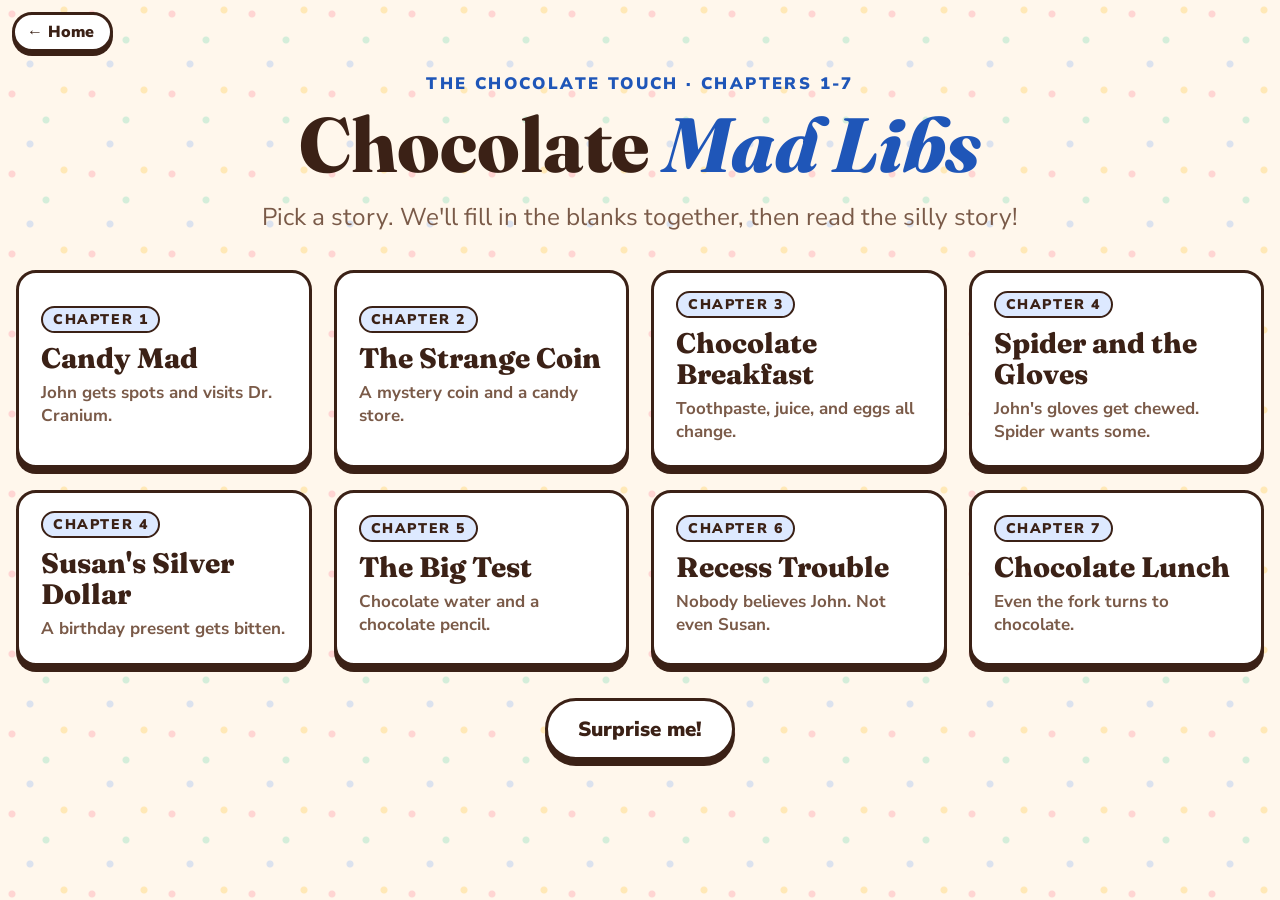
<file: madlibs.html>
<!doctype html>
<html lang="en">
<head>
<meta charset="utf-8">
<meta name="viewport" content="width=device-width, initial-scale=1">
<title>Chocolate Mad Libs</title>
<link rel="preconnect" href="https://fonts.googleapis.com">
<link rel="preconnect" href="https://fonts.gstatic.com" crossorigin>
<link rel="stylesheet" href="https://fonts.googleapis.com/css2?family=Fraunces:ital,opsz,wght@0,9..144,400..800;1,9..144,600..800&family=Nunito+Sans:wght@400;700;800;900&display=swap">
<link rel="stylesheet" href="candy.css">
<style>
  /* Whole-group mad libs for the smart screen. The class calls out words, one blank at a time, then the story
     is revealed line by line with their words popping out. Stories only cover Chapters 1-7 (no spoilers).
     Colors come from the shared Candy Shop theme (blueberry page). */
  *{box-sizing:border-box}
  [hidden]{display:none!important}
  html{background:var(--paper)}
  body{margin:0;min-height:100vh;font-family:var(--sans)}
  button{font-family:var(--sans);cursor:pointer}

  /* top padding leaves room for the fixed Home pill */
  .screen{display:none;min-height:100vh;flex-direction:column;align-items:center;padding:max(4vh,72px) 16px 6vh;text-align:center}
  .screen.on{display:flex}
  .kicker{font-weight:900;font-size:clamp(14px,1.3vw,20px);letter-spacing:2.4px;text-transform:uppercase;color:var(--accent-deep);margin-bottom:10px}
  h1{font-family:var(--serif);font-weight:800;margin:0;line-height:1.05;text-wrap:balance;color:var(--ink)}
  .sub{font-size:clamp(18px,1.9vw,28px);color:var(--ink-soft);margin:14px 0 0;line-height:1.4;text-wrap:balance}

  .btn{border:var(--stroke);border-radius:999px;padding:14px 30px;font-weight:900;font-size:clamp(18px,1.6vw,24px);color:var(--ink);box-shadow:var(--pop);
       transition:transform .12s,box-shadow .12s}
  .btn.gold{background:var(--accent)}
  .btn.plain{background:var(--card)}
  .btn:hover{transform:translateY(-2px);box-shadow:0 8px 0 var(--ink)}
  .btn:active{transform:translateY(4px);box-shadow:0 2px 0 var(--ink)}
  .btn:focus-visible{outline:4px solid var(--accent-deep);outline-offset:4px}
  .link{background:none;border:0;color:var(--ink-soft);font-weight:800;font-size:18px;padding:8px 4px}
  .link:hover,.link:focus-visible{color:var(--accent-deep);outline:none;text-decoration:underline}

  /* ---------- pick a story ---------- */
  #pick h1{font-size:clamp(40px,6vw,84px)}
  #pick h1 em{color:var(--accent-deep)}
  .stories{list-style:none;margin:4vh 0 0;padding:0;display:grid;grid-template-columns:repeat(auto-fit,minmax(240px,1fr));gap:22px;width:100%;max-width:1300px}
  .story{width:100%;height:100%;text-align:left;background:var(--card);color:var(--ink);
         border:var(--stroke);border-radius:var(--radius);box-shadow:var(--pop);padding:18px 22px 22px;transition:transform .12s,box-shadow .12s,background .12s}
  .story:hover,.story:focus-visible{background:var(--accent-soft);outline:none;transform:translateY(-3px);box-shadow:0 9px 0 var(--ink)}
  .story .ch{display:inline-block;font-weight:900;font-size:14px;letter-spacing:1.6px;text-transform:uppercase;color:var(--ink);
             background:var(--accent-soft);border:2px solid var(--ink);border-radius:999px;padding:2px 10px}
  .story:hover .ch,.story:focus-visible .ch{background:var(--card)}
  .story .t{display:block;font-family:var(--serif);font-weight:800;font-size:clamp(24px,2.2vw,32px);line-height:1.1;margin:10px 0 8px}
  .story .d{display:block;font-weight:700;font-size:17px;color:var(--ink-soft);line-height:1.35}
  #surprise{margin-top:32px}

  /* ---------- fill in the blanks ---------- */
  .topbar{width:100%;max-width:1200px;display:flex;justify-content:space-between;align-items:center;gap:12px}
  .topbar .title{font-family:var(--serif);font-weight:700;font-size:clamp(18px,1.6vw,24px);color:var(--ink-soft)}
  .dots{display:flex;gap:10px;justify-content:center;flex-wrap:wrap;margin:3vh 0 4vh}
  .dots i{width:20px;height:20px;border-radius:50%;background:var(--card);border:3px solid var(--ink)}
  .dots i.done{background:var(--accent)}
  .dots i.now{background:var(--lemon);box-shadow:0 0 0 5px color-mix(in srgb,var(--lemon) 40%,transparent)}
  #askLabel{font-size:clamp(48px,7vw,104px);color:var(--accent-deep)}
  #askHint{font-size:clamp(22px,2.6vw,38px);color:var(--ink-soft);margin-top:12px}
  #askHint b{color:var(--ink)}
  .grammar{display:inline-block;margin-bottom:14px;background:var(--lemon);color:var(--ink);border:3px solid var(--ink);border-radius:999px;
           padding:4px 16px;font-weight:900;font-size:clamp(14px,1.2vw,18px);letter-spacing:1.4px;text-transform:uppercase}
  #word{margin-top:4vh;width:min(900px,100%);font:800 clamp(34px,4.4vw,64px) var(--sans);text-align:center;color:var(--ink);
        background:var(--card);border:5px solid var(--ink);border-radius:24px;box-shadow:var(--pop);padding:14px 24px}
  #word:focus{outline:none;box-shadow:var(--pop),0 0 0 9px color-mix(in srgb,var(--accent) 35%,transparent)}
  #word.shake{animation:shake .4s}
  @keyframes shake{25%{transform:translateX(-12px)}50%{transform:translateX(12px)}75%{transform:translateX(-6px)}}
  #nudge{min-height:34px;margin-top:16px;font-weight:800;font-size:22px;color:var(--strawberry-deep)}
  .row{display:flex;gap:16px;justify-content:center;flex-wrap:wrap;margin-top:10px}

  /* ---------- the reveal ---------- */
  #reveal{padding-top:64px}
  #reveal h1{font-size:clamp(34px,3.8vw,58px);color:var(--ink)}
  #lines{width:100%;max-width:1250px;margin-top:2.2vh;text-align:left;background:var(--card);border:var(--stroke);border-radius:var(--radius);box-shadow:var(--pop);
         padding:clamp(14px,1.6vw,24px) clamp(20px,3vw,44px)}
  .line{font-family:var(--serif);font-weight:500;font-size:clamp(22px,2.2vw,34px);line-height:1.32;margin:0 0 .42em;color:var(--ink);border-radius:12px;
        opacity:0;transform:translateY(14px);transition:opacity .45s,transform .45s,background .2s}
  .line:last-child{margin-bottom:0}
  .line.show{opacity:1;transform:none}
  .line.reading{background:var(--lemon-soft);box-shadow:0 0 0 8px var(--lemon-soft)}
  .line mark{background:var(--accent-soft);color:var(--accent-deep);font-weight:800;font-style:italic;border-bottom:4px solid var(--accent);border-radius:6px 6px 0 0;padding:0 6px;display:inline-block}
  .line.show mark{animation:pop .5s .15s cubic-bezier(.2,1.6,.4,1) both}
  @keyframes pop{from{transform:scale(.4)}}
  #tapHint{margin-top:3vh;font-weight:800;font-size:clamp(16px,1.5vw,22px);letter-spacing:1.6px;text-transform:uppercase;color:var(--ink-soft)}
  #endRow{margin-top:2.6vh}

  /* chocolate drip across the top of the finished story */
  #drips{position:fixed;top:0;left:0;right:0;height:0;pointer-events:none;z-index:2}
  .dripbar{position:absolute;top:0;left:0;right:0;height:0;background:var(--choc);animation:bar .5s ease-out forwards}
  .drip{position:absolute;top:-10px;width:42px;background:var(--choc);border-radius:0 0 21px 21px;height:0;animation:drip 1.4s ease-in forwards}
  @keyframes bar{to{height:16px}}
  @keyframes drip{to{height:var(--h)}}
</style>
</head>
<body class="candy-bg theme-blueberry">
<a class="home-pill" href="index.html">← Home</a>

<section class="screen on" id="pick">
  <div class="kicker">The Chocolate Touch &middot; Chapters 1-7</div>
  <h1>Chocolate <em>Mad Libs</em></h1>
  <p class="sub">Pick a story. We'll fill in the blanks together, then read the silly story!</p>
  <ul class="stories" id="storyList"></ul>
  <button class="btn plain" id="surprise">Surprise me!</button>
</section>

<section class="screen" id="fill">
  <div class="topbar">
    <button class="link" id="toStories">&larr; All stories</button>
    <span class="title" id="fillTitle"></span>
  </div>
  <div class="dots" id="dots"></div>
  <div class="kicker" id="askCount"></div>
  <div><span class="grammar" id="grammar" hidden>Grammar word</span></div>
  <h1 id="askLabel"></h1>
  <p id="askHint"></p>
  <input id="word" maxlength="30" autocomplete="off" autocapitalize="off" spellcheck="false" aria-label="Type a word">
  <div id="nudge" aria-live="polite"></div>
  <div class="row">
    <button class="btn plain" id="prevBtn">&larr; Back</button>
    <button class="btn plain" id="ideaBtn">Need an idea?</button>
    <button class="btn gold" id="nextBtn">Next &rarr;</button>
  </div>
</section>

<section class="screen" id="reveal">
  <div class="kicker" id="revealCh"></div>
  <h1 id="revealTitle"></h1>
  <div id="lines"></div>
  <div id="tapHint">Click or press Space for the next line</div>
  <div class="row" id="endRow" hidden>
    <button class="btn gold" id="readBtn">Read it to me</button>
    <button class="btn plain" id="againBtn">Same story, new words</button>
    <button class="btn plain" id="newBtn">Pick another story</button>
  </div>
</section>
<div id="drips"></div>

<script>
// Word types. "grammar: true" ones get the Grammar word tag and a kid-friendly definition.
const CATS = {
  adjective: {label:'An adjective', hint:'a describing word, like <b>slimy</b> or <b>sparkly</b>', grammar:true,
    ideas:['slimy','sparkly','stinky','fluffy','gigantic','crunchy','wobbly','sticky','grumpy','squishy','teeny-tiny','glittery']},
  noun: {label:'A noun', hint:'a thing, like a <b>shoe</b> or a <b>rock</b>', grammar:true,
    ideas:['sock','trombone','pickle','backpack','toaster','rubber duck','pillow','crayon','umbrella','bathtub','pumpkin']},
  pluralNoun: {label:'A plural noun', hint:'more than one thing, like <b>socks</b> or <b>rocks</b>', grammar:true,
    ideas:['socks','pickles','crayons','marbles','sneakers','pinecones','spoons','bubbles','meatballs','buttons']},
  verbIng: {label:'A verb ending in -ing', hint:'an action word, like <b>dancing</b> or <b>sneezing</b>', grammar:true,
    ideas:['dancing','sneezing','hopping','wiggling','snoring','cartwheeling','giggling','moonwalking','skipping','tiptoeing']},
  food: {label:'A food', hint:'like <b>pizza</b> or <b>broccoli</b>',
    ideas:['pizza','broccoli','meatballs','pancakes','tacos','spaghetti','carrots','mac and cheese','pickles','popcorn']},
  animal: {label:'An animal', hint:'like a <b>hippo</b> or a <b>penguin</b>',
    ideas:['hippo','penguin','giraffe','octopus','llama','goldfish','kangaroo','gorilla','chicken','walrus']},
  body: {label:'A body part', hint:'like your <b>elbow</b> or your <b>nose</b>',
    ideas:['elbow','nose','big toe','ear','knee','belly button','eyebrow','pinky finger','chin']},
  sound: {label:'A silly sound', hint:'like <b>BOING</b> or <b>SPLAT</b>',
    ideas:['BOING','SPLAT','KABOOM','SQUEAK','HONK','BLOOP','ZOINK','PFFFT','WHOOSH']},
  number: {label:'A number', hint:'any number, like <b>7</b> or <b>a million</b>',
    ideas:['7','100','3','42','a million','12','999','a zillion']},
  place: {label:'A place', hint:'like <b>the zoo</b> or <b>the moon</b>',
    ideas:['the zoo','the moon','a volcano','the library','the bathtub','Antarctica','the North Pole','a castle']},
  color: {label:'A color', hint:'like <b>purple</b> or <b>neon green</b>',
    ideas:['purple','neon green','hot pink','rainbow','glow-in-the-dark','orange','sparkly gold']},
  clothing: {label:'Something you wear', hint:'like <b>rain boots</b> or <b>a tutu</b>',
    ideas:['rain boots','a tutu','a cowboy hat','mittens','pajamas','a crown','flippers','a superhero cape']},
  feeling: {label:'A feeling', hint:'like <b>grumpy</b> or <b>nervous</b>',
    ideas:['grumpy','nervous','silly','sleepy','embarrassed','worried','sad','confused']},
  exclaim: {label:'Something you shout', hint:'like <b>Yikes!</b> or <b>Holy guacamole!</b>',
    ideas:['Yikes','Woo-hoo','Holy guacamole','Oh no','Yippee','Great googly moogly','Cowabunga']},
};

// {id} drops in a word. {a:id} drops in "a word" or "an word" to match.
const STORIES = [
  {ch:'Chapter 1', title:'Candy Mad', desc:'John gets spots and visits Dr. Cranium.',
   blanks:[['adj1','adjective'],['pl1','pluralNoun'],['body1','body'],['num1','number'],['sound1','sound'],['animal1','animal'],['food1','food']],
   lines:[
     'John Midas was a nice boy, but he had one {adj1} problem. He was a pig about candy!',
     'He ate jelly beans, fudge, lollipops, and chocolate-covered {pl1}.',
     'One Saturday, his mom saw little red spots on the end of his {body1}.',
     'John admitted he ate {num1} pieces of candy before lunch. So off they went to see Dr. Cranium.',
     'The doctor looked in John\'s mouth and shouted, "{sound1}! This boy is full of candy!"',
     'Then he tapped John\'s knee, and John kicked like {a:animal1}.',
     '"Eat less candy and more {food1}," said Dr. Cranium.',
     'John just said, "Chocolate is best!"']},
  {ch:'Chapter 2', title:'The Strange Coin', desc:'A mystery coin and a candy store.',
   blanks:[['adj1','adjective'],['pl1','pluralNoun'],['noun1','noun'],['noun2','noun'],['adj2','adjective'],['ing1','verbIng']],
   lines:[
     'On Sunday, John found a {adj1} coin on the sidewalk. It had his initials on it: J.M.',
     'He walked a new way and found a candy store full of {pl1}.',
     '"Come in, John!" called the storekeeper. How did he know John\'s name?',
     'John traded his coin for a box as big as {a:noun1}.',
     'At bedtime he ripped it open. Paper, foil, more paper, {a:noun2}... and ONE tiny chocolate.',
     'It was the most {adj2} chocolate he had ever tasted.',
     'John fell asleep {ing1} and dreaming of chocolate.']},
  {ch:'Chapter 3', title:'Chocolate Breakfast', desc:'Toothpaste, juice, and eggs all change.',
   blanks:[['color1','color'],['adj1','adjective'],['food1','food'],['animal1','animal'],['num1','number'],['ex1','exclaim']],
   lines:[
     'On Monday morning, John brushed his teeth with {color1} toothpaste.',
     'It tasted like chocolate! So he squeezed the whole tube into his mouth.',
     'His sister Mary said, "That is so {adj1}, John! I\'m telling Mom!"',
     'At breakfast, his orange juice turned into chocolate juice.',
     'His eggs turned to chocolate. His bacon turned to chocolate. Even his {food1} turned to chocolate!',
     'John gobbled it all up like a hungry {animal1}.',
     'Mom was so proud, she gave him {num1} hugs.',
     '"{ex1}!" said John. "Best breakfast ever!"']},
  {ch:'Chapter 4', title:'Spider and the Gloves', desc:'John\'s gloves get chewed. Spider wants some.',
   blanks:[['adj1','adjective'],['adj2','adjective'],['animal1','animal'],['pl1','pluralNoun'],['ex1','exclaim'],['body1','body']],
   lines:[
     'On the way to school, John chewed on his {adj1} gloves. They turned into chocolate!',
     'Then Spider Wilson showed up. Spider was as mean as {a:adj2} {animal1}.',
     '"Give me a piece!" Spider said. "That\'s the club rule!"',
     'Spider grabbed the glove and took a giant bite.',
     'Yuck! To Spider, it tasted like old leather and {pl1}.',
     'Spider spit it out and yelled, "{ex1}!"',
     'John laughed so hard his {body1} hurt.']},
  {ch:'Chapter 4', title:'Susan\'s Silver Dollar', desc:'A birthday present gets bitten.',
   blanks:[['adj1','adjective'],['sound1','sound'],['noun1','noun'],['pl1','pluralNoun'],['place1','place'],['feel1','feeling']],
   lines:[
     'At school, Susan Buttercup ran up waving a {adj1} silver dollar.',
     '"It\'s a birthday present!" she said. "Bite it to see if it\'s real!"',
     'John bit it. {sound1}! The part in his mouth turned to chocolate!',
     'Now Susan only had part of a dollar. It was shaped like {a:noun1}.',
     'Susan cried tears as big as {pl1}.',
     '"John Midas, I hate you!" she yelled, and she ran all the way to {place1}.',
     'John felt very, very {feel1}.']},
  {ch:'Chapter 5', title:'The Big Test', desc:'Chocolate water and a chocolate pencil.',
   blanks:[['adj1','adjective'],['pl1','pluralNoun'],['ex1','exclaim'],['noun1','noun'],['adj2','adjective'],['num1','number']],
   lines:[
     'Miss Plimsoll said, "Today we have a {adj1} math test!"',
     'The whole class groaned like a bunch of {pl1}.',
     'John was thirsty, so he went to the water fountain. But the water turned to chocolate! "{ex1}!"',
     'Back in class, John chewed his pencil and thought about {a:noun1}.',
     'Uh-oh! The WHOLE pencil turned into chocolate, all the way down to the {adj2} eraser.',
     'He tried to write the answer, {num1}, but he only made a chocolate smear.',
     '"Shh!" said Miss Plimsoll. "I\'ll talk to you after the bell, John."']},
  {ch:'Chapter 6', title:'Recess Trouble', desc:'Nobody believes John. Not even Susan.',
   blanks:[['animal1','animal'],['cloth1','clothing'],['adj1','adjective'],['noun1','noun'],['adj2','adjective'],['animal2','animal'],['feel1','feeling']],
   lines:[
     'Miss Plimsoll did not believe John\'s story about the chocolate pencil.',
     'She thought he was as silly as {a:animal1} wearing {cloth1}.',
     'At recess, John found Susan jumping rope. John thinks jump rope is {adj1}, but he wanted to say sorry.',
     'Susan just stuck out her tongue at him.',
     '"There\'s something magic about me!" said John. "Everything I put in my mouth turns to chocolate! Even my {noun1}!"',
     'The girls laughed so hard they sounded like {a:adj2} {animal2}.',
     'John felt {feel1}. And he was getting so, SO thirsty.']},
  {ch:'Chapter 7', title:'Chocolate Lunch', desc:'Even the fork turns to chocolate.',
   blanks:[['noun1','noun'],['food1','food'],['body1','body'],['sound1','sound'],['adj1','adjective'],['body2','body'],['place1','place']],
   lines:[
     'At lunch, John was so thirsty he could drink water out of {a:noun1}.',
     'He filled his tray with healthy food: chicken, salad, milk, and {food1}.',
     'Then he tried a sneaky trick. He tipped back his head and dropped a chip right down past his {body1}.',
     '{sound1}! It turned to chocolate anyway.',
     'His fork turned to chocolate. His spoon turned to chocolate. Even his {adj1} glass turned to chocolate!',
     'John was so scared, his {body2} started to shake.',
     '"What is going to happen to me?" he cried, and he ran out to {place1}.']},
];

const $ = id => document.getElementById(id);
let story = null, step = 0, words = {}, shown = 0;

function show(id){
  document.querySelectorAll('.screen').forEach(s => s.classList.toggle('on', s.id === id));
  window.speechSynthesis?.cancel();
  $('drips').innerHTML = '';
  window.scrollTo(0, 0);
}

// ---------- pick ----------
STORIES.forEach((s, i) => {
  const li = document.createElement('li');
  const b = document.createElement('button');
  b.className = 'story';
  b.innerHTML = `<span class="ch">${s.ch}</span><span class="t">${s.title}</span><span class="d">${s.desc}</span>`;
  b.onclick = () => start(i);
  li.append(b);
  $('storyList').append(li);
});
$('surprise').onclick = () => start(Math.floor(Math.random() * STORIES.length));
$('toStories').onclick = $('newBtn').onclick = () => show('pick');

function start(i){
  story = STORIES[i]; step = 0; words = {};
  $('fillTitle').textContent = `${story.ch}: ${story.title}`;
  show('fill');
  ask();
}

// ---------- fill ----------
function ask(){
  const [id, catKey] = story.blanks[step], cat = CATS[catKey];
  $('askCount').textContent = `Word ${step + 1} of ${story.blanks.length}`;
  $('askLabel').textContent = cat.label;
  $('askHint').innerHTML = cat.hint;
  $('grammar').hidden = !cat.grammar;
  $('dots').innerHTML = story.blanks.map((_, n) => `<i class="${n < step ? 'done' : n === step ? 'now' : ''}"></i>`).join('');
  $('word').value = words[id] || '';
  $('nudge').textContent = '';
  $('prevBtn').hidden = !step;
  $('nextBtn').innerHTML = step === story.blanks.length - 1 ? 'Show the story!' : 'Next &rarr;';
  $('word').focus();
}

function next(){
  const [id, catKey] = story.blanks[step];
  let w = $('word').value.trim();
  if (catKey === 'exclaim') w = w.replace(/[!.?]+$/, '');
  if (!w){
    $('nudge').textContent = 'Type a word first, or tap "Need an idea?"';
    $('word').classList.remove('shake'); void $('word').offsetWidth; $('word').classList.add('shake');
    $('word').focus();
    return;
  }
  words[id] = w;
  if (++step < story.blanks.length) ask(); else reveal();
}

$('nextBtn').onclick = next;
$('word').addEventListener('keydown', e => { if (e.key === 'Enter') next(); });
$('prevBtn').onclick = () => { words[story.blanks[step][0]] = $('word').value.trim(); step--; ask(); };
$('ideaBtn').onclick = () => {
  const ideas = CATS[story.blanks[step][1]].ideas.filter(x => x !== $('word').value);
  $('word').value = ideas[Math.floor(Math.random() * ideas.length)];
  $('nudge').textContent = 'Like it? Press Next. Or type your own!';
  $('word').focus();
};

// ---------- reveal ----------
const TOKEN = /\{(a:)?(\w+)\}/g;
const article = w => /^[aeiou]/i.test(w) ? 'an' : 'a';

function buildLine(text){
  const p = document.createElement('p');
  p.className = 'line';
  let last = 0;
  for (const m of text.matchAll(TOKEN)){
    p.append(text.slice(last, m.index));
    const w = words[m[2]];
    if (m[1]) p.append(article(w) + ' ');
    const mark = document.createElement('mark');
    mark.textContent = w;
    p.append(mark);
    last = m.index + m[0].length;
  }
  p.append(text.slice(last));
  return p;
}

function reveal(){
  show('reveal');
  $('revealCh').textContent = story.ch;
  $('revealTitle').textContent = story.title;
  $('lines').replaceChildren(...story.lines.map(buildLine));
  shown = 0;
  $('tapHint').hidden = false;
  $('endRow').hidden = true;
  showNext();
}

function showNext(){
  const lines = $('lines').children;
  if (shown >= lines.length) return;
  lines[shown++].classList.add('show');
  lines[shown - 1].scrollIntoView({behavior:'smooth', block:'nearest'});
  if (shown === lines.length){
    $('tapHint').hidden = true;
    $('endRow').hidden = false;
    drip();
  }
}

$('reveal').addEventListener('click', e => { if (!e.target.closest('button')) showNext(); });
document.addEventListener('keydown', e => {
  if (!$('reveal').classList.contains('on') || e.target.closest('button')) return;
  if (e.key === ' ' || e.key === 'ArrowRight' || e.key === 'Enter'){ e.preventDefault(); showNext(); }
});

function drip(){
  const d = $('drips');
  d.innerHTML = '<div class="dripbar"></div>';
  for (let x = 2; x < 100; x += 6 + Math.random() * 8){
    const drop = document.createElement('div');
    drop.className = 'drip';
    drop.style.left = x + '%';
    drop.style.setProperty('--h', (20 + Math.random() * 30) + 'px');
    drop.style.animationDelay = (Math.random() * .6) + 's';
    d.append(drop);
  }
}

// Reads each line out loud and lights it up while it's being read.
$('readBtn').onclick = () => {
  if (!window.speechSynthesis) return;
  speechSynthesis.cancel();
  const lines = [...$('lines').children];
  lines.forEach((p, n) => {
    const u = new SpeechSynthesisUtterance(p.textContent);
    u.rate = 0.9;
    u.onstart = () => { lines.forEach(l => l.classList.remove('reading')); p.classList.add('reading'); };
    if (n === lines.length - 1) u.onend = () => p.classList.remove('reading');
    speechSynthesis.speak(u);
  });
};
$('againBtn').onclick = () => start(STORIES.indexOf(story));
</script>
</body>
</html>
</file>
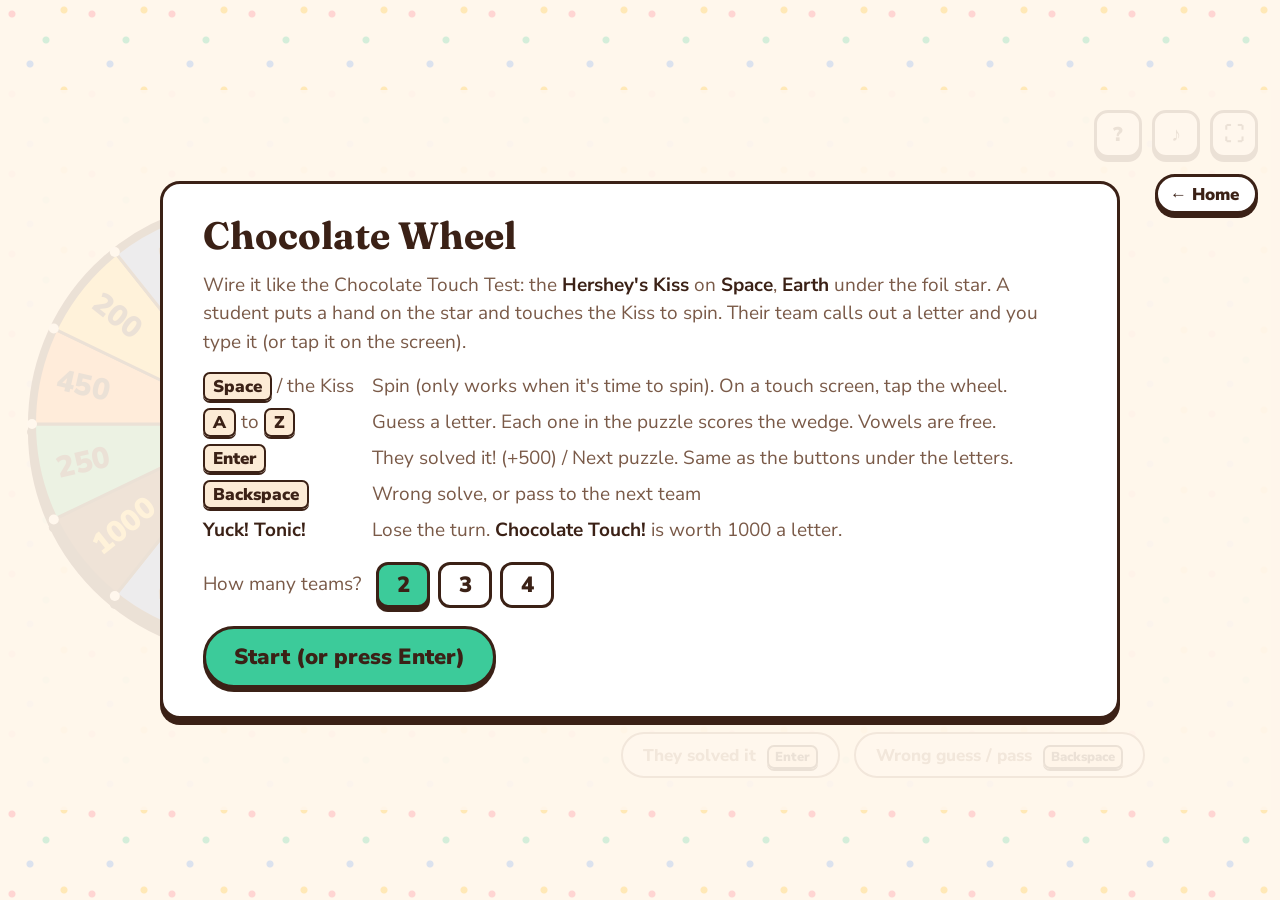
<file: wheel.html>
<!doctype html>
<html lang="en">
<head>
<meta charset="utf-8">
<meta name="viewport" content="width=device-width, initial-scale=1, viewport-fit=cover">
<title>Chocolate Wheel</title>
<link rel="preconnect" href="https://fonts.googleapis.com">
<link rel="preconnect" href="https://fonts.gstatic.com" crossorigin>
<link rel="stylesheet" href="https://fonts.googleapis.com/css2?family=Fraunces:opsz,wght@9..144,400..800&family=Nunito+Sans:wght@400;700;800;900&display=swap">
<link rel="stylesheet" href="candy.css">
<style>
  /* Whole-group word puzzle game for the smart screen. A student touches the Makey Makey Kiss (Space) to spin,
     their team calls a letter, the teacher types it. Fixed 1280x720 stage; colors come from candy.css (mint page). */
  *{box-sizing:border-box}
  [hidden]{display:none!important}
  html,body{height:100%}
  html{background:var(--paper)}
  body{margin:0;font-family:var(--sans);overflow:hidden}

  #viewport{position:fixed;inset:0;overflow:hidden}
  #stage{width:1280px;height:720px;position:absolute;left:0;top:0;transform-origin:0 0;overflow:hidden;background:transparent}

  /* team scores across the top */
  #teams{position:absolute;top:18px;left:24px;right:200px;display:flex;gap:14px}
  .team{flex:1;min-width:0;border-radius:16px;padding:6px 14px;background:var(--card);border:var(--stroke);box-shadow:var(--pop-sm);
        display:flex;align-items:center;justify-content:space-between;gap:8px;transition:transform .25s,background .25s}
  .team .nm{font-weight:900;font-size:20px;color:var(--ink-soft);white-space:nowrap;overflow:hidden;text-overflow:ellipsis}
  .team .pts{font-family:var(--serif);font-weight:800;font-size:34px;color:var(--ink)}
  .team.on{background:var(--c);transform:scale(1.05)}
  .team.on .nm{color:var(--ink)}
  .team .sw{display:inline-block;width:18px;height:18px;border-radius:50%;background:var(--c);border:3px solid var(--ink);margin-right:8px;vertical-align:-2px}
  .team.on .sw{background:var(--card)}
  .team.bump .pts{animation:bump .5s}
  @keyframes bump{40%{transform:scale(1.35);color:var(--accent-deep)}}

  /* corner buttons (the Home pill sits first in this row) */
  #corner{position:absolute;top:20px;right:22px;display:flex;gap:10px;z-index:4}
  #corner button{width:48px;height:48px;border-radius:14px;border:var(--stroke);background:var(--card);box-shadow:var(--pop-sm);
                 color:var(--ink);font:900 20px var(--sans);cursor:pointer}
  /* Home sits under the corner buttons, above the start/help/final cards (but under the wide puzzle picker) */
  #stage > .home-pill{position:absolute;top:84px;right:22px;left:auto;z-index:6;height:40px;padding:0 16px 0 12px;font-size:17px}
  #stage:has(#pick:not([hidden])) > .home-pill{z-index:3}

  /* the wheel */
  #wheelWrap{position:absolute;left:22px;top:104px;width:460px;height:460px}
  #wheel{width:460px;height:460px;filter:drop-shadow(0 8px 0 var(--ink))}
  #pointer{position:absolute;left:50%;top:-14px;width:44px;height:52px;margin-left:-22px;z-index:2;filter:drop-shadow(0 3px 0 var(--ink))}
  #spinHint{position:absolute;left:22px;width:460px;top:588px;text-align:center;font-weight:900;font-size:24px;color:var(--ink);min-height:34px}
  #spinHint.pulse{animation:hint 1.2s ease-in-out infinite}
  @keyframes hint{50%{opacity:.45}}
  #landed{position:absolute;left:22px;width:460px;top:628px;text-align:center;font-family:var(--serif);font-weight:800;font-size:40px;color:var(--strawberry-deep);min-height:50px}
  #landed.pop{animation:pop .45s cubic-bezier(.2,1.6,.4,1) both}
  @keyframes pop{from{transform:scale(.4);opacity:0}}

  /* puzzle board */
  #cat{position:absolute;left:510px;right:24px;top:104px;text-align:center;font-weight:900;font-size:22px;letter-spacing:2.4px;text-transform:uppercase;color:var(--accent-deep)}
  #board{position:absolute;left:510px;right:24px;top:144px;display:grid;grid-template-rows:repeat(4,64px);gap:7px;justify-items:center}
  .row{display:flex;gap:6px}
  .tile{width:47px;height:64px;border-radius:9px;perspective:400px}
  .tile.gap{background:var(--accent-soft);border:2px dashed color-mix(in srgb,var(--accent) 60%,transparent)}
  .tile .in{width:100%;height:100%;position:relative;transform-style:preserve-3d;transition:transform .5s}
  .tile .f,.tile .b{position:absolute;inset:0;border-radius:9px;backface-visibility:hidden;display:flex;align-items:center;justify-content:center;border:3px solid var(--ink)}
  .tile .f{background:var(--card);box-shadow:inset 0 -5px 0 var(--line)}
  .tile .b{background:var(--card);color:var(--choc);font:900 40px var(--sans);transform:rotateY(180deg);box-shadow:inset 0 -5px 0 var(--line)}
  .tile.show .in{transform:rotateY(180deg)}
  .tile.lit .f{background:var(--lemon);box-shadow:inset 0 -5px 0 rgba(59,33,22,.18)}

  #msg{position:absolute;left:510px;right:24px;top:432px;text-align:center;font-weight:900;font-size:25px;line-height:1.12;color:var(--ink);min-height:40px;text-wrap:balance}

  /* letter board */
  #letters{position:absolute;left:510px;right:24px;top:494px;display:grid;grid-template-columns:repeat(13,1fr);gap:8px}
  #letters button{height:58px;border-radius:12px;border:var(--stroke);background:var(--card);box-shadow:var(--pop-sm);color:var(--ink);font:900 28px var(--sans);cursor:pointer;
                  transition:background .2s,opacity .2s}
  #letters button.used{opacity:.25;cursor:default;box-shadow:none}
  #letters button.hit{background:var(--accent)}
  /* teacher controls for touch screens; kept small and quiet so they read as grown-up buttons */
  #wheelWrap{cursor:pointer}
  #legend{position:absolute;left:510px;right:24px;top:642px;display:flex;justify-content:center;gap:14px}
  #legend button{height:46px;padding:0 20px;border-radius:999px;border:2px solid var(--ink-soft);background:var(--card);
                 color:var(--ink-soft);font:800 17px var(--sans);cursor:pointer;transition:opacity .2s}
  #legend button:disabled{opacity:.3;cursor:default}
  #legend kbd{font-size:13px;padding:1px 6px;margin-left:6px}

  /* overlays: start card, puzzle picker, help, final */
  .over{position:absolute;inset:0;background:rgba(255,247,236,.9);display:flex;align-items:center;justify-content:center;z-index:5}
  .card{background:var(--card);border:var(--stroke);border-radius:var(--radius);box-shadow:var(--pop);padding:28px 40px;max-width:960px;text-align:left;color:var(--ink)}
  .card h2{font-family:var(--serif);font-size:38px;margin:0 0 12px;color:var(--ink)}
  .card p{font-size:19px;color:var(--ink-soft);line-height:1.5;margin:0 0 12px}
  .card b{color:var(--ink)}
  .card table{border-collapse:collapse;font-size:19px;margin:6px 0 14px}
  .card td{padding:5px 18px 5px 0;color:var(--ink-soft);vertical-align:top}
  .card td:first-child{white-space:nowrap}
  kbd{font:900 17px var(--sans);color:var(--ink);background:var(--paper2);border:2px solid var(--ink);box-shadow:0 2px 0 var(--ink);border-radius:7px;padding:1px 8px}
  .go{display:inline-block;margin-top:6px;background:var(--accent);color:var(--ink);font:900 22px var(--sans);border:var(--stroke);border-radius:999px;box-shadow:var(--pop-sm);padding:13px 28px;cursor:pointer}
  .count{display:inline-flex;gap:8px;margin-left:10px;vertical-align:middle}
  .count button{width:54px;height:46px;border-radius:12px;border:var(--stroke);background:var(--card);color:var(--ink);font:900 22px var(--sans);cursor:pointer}
  .count button.sel{background:var(--accent);box-shadow:var(--pop-sm)}

  #pick .card{max-width:1120px;text-align:center}
  #pickGrid{display:grid;grid-template-columns:repeat(7,1fr);gap:12px;margin:16px 0 14px}
  #pickGrid button{border-radius:14px;border:var(--stroke);background:var(--card);box-shadow:var(--pop-sm);color:var(--ink-soft);cursor:pointer;padding:8px 6px 10px;font:800 13px var(--sans);
                   text-transform:uppercase;letter-spacing:.6px;line-height:1.25}
  #pickGrid button b{display:block;font:800 32px var(--serif);text-transform:none;letter-spacing:0;color:var(--ink)}
  #pickGrid button.done{opacity:.3;box-shadow:none}
  #pickGrid button.next{background:var(--accent);color:var(--ink);transform:translateY(-2px);box-shadow:var(--pop)}

  #final h2{font-size:56px;text-align:center}
  #finalList{font-size:28px;font-weight:900;margin:10px 0 18px}
  #finalList div{display:flex;justify-content:space-between;gap:60px;padding:6px 0;border-bottom:2px dashed var(--line)}
  /* the team's name stays ink so it reads well; its color shows as a dot */
  #finalList span:first-child{-webkit-text-fill-color:var(--ink)}
  #finalList span:first-child::before{content:"";display:inline-block;width:20px;height:20px;border-radius:50%;background:currentColor;border:3px solid var(--ink);margin-right:12px;vertical-align:-1px}

  /* chocolate drips for a solve */
  #drips{position:absolute;top:0;left:0;right:0;height:0;pointer-events:none;z-index:3}
  .drip{position:absolute;top:-10px;width:46px;background:var(--choc);border-radius:0 0 23px 23px;height:0;
        box-shadow:inset -6px 0 0 rgba(0,0,0,.15);animation:drip 1.4s ease-in forwards}
  @keyframes drip{to{height:var(--h)}}
  .dripbar{position:absolute;top:0;left:0;right:0;height:0;background:var(--choc);animation:bar .5s ease-out forwards}
  @keyframes bar{to{height:14px}}

  #focusNag{position:fixed;inset:0;z-index:10;background:rgba(255,247,236,.85);display:flex;align-items:center;justify-content:center;cursor:pointer}
  #focusNag div{background:var(--card);color:var(--ink);font:900 28px var(--sans);padding:22px 34px;border:var(--stroke);border-radius:var(--radius);box-shadow:var(--pop);text-align:center;max-width:80vw}
</style>
</head>
<body class="candy-bg theme-mint">
<div id="viewport"><div id="stage">
  <a class="home-pill" href="index.html">← Home</a>

  <div id="teams"></div>
  <div id="corner">
    <button id="btnHelp" title="Help">?</button>
    <button id="btnSound" title="Sound on/off">♪</button>
    <button id="btnFull" title="Fullscreen">⛶</button>
  </div>

  <div id="wheelWrap">
    <svg id="pointer" viewBox="0 0 44 52" aria-hidden="true"><path d="M4 4 H40 L22 48 Z" fill="#FF5C7A" stroke="#3B2116" stroke-width="3" stroke-linejoin="round"/></svg>
    <svg id="wheel" viewBox="-230 -230 460 460" aria-hidden="true"><g id="spinner"></g>
      <circle r="44" fill="#FFFFFF" stroke="#3B2116" stroke-width="5"/>
      <text text-anchor="middle" dy="9" font-family="Fraunces,Georgia,serif" font-weight="800" font-size="26" fill="#3B2116">spin</text>
    </svg>
  </div>
  <div id="spinHint"></div>
  <div id="landed"></div>

  <div id="cat"></div>
  <div id="board"></div>
  <div id="msg"></div>
  <div id="letters"></div>
  <div id="legend"><button id="btnSolved">They solved it <kbd>Enter</kbd></button><button id="btnPass">Wrong guess / pass <kbd>Backspace</kbd></button></div>

  <div id="drips"></div>

  <div class="over" id="start">
    <div class="card">
      <h2>Chocolate Wheel</h2>
      <p>Wire it like the Chocolate Touch Test: the <b>Hershey's Kiss</b> on <b>Space</b>, <b>Earth</b> under the foil star. A student puts a hand on the star and touches the Kiss to spin. Their team calls out a letter and you type it (or tap it on the screen).</p>
      <table>
        <tr><td><kbd>Space</kbd> / the Kiss</td><td>Spin (only works when it's time to spin). On a touch screen, tap the wheel.</td></tr>
        <tr><td><kbd>A</kbd> to <kbd>Z</kbd></td><td>Guess a letter. Each one in the puzzle scores the wedge. Vowels are free.</td></tr>
        <tr><td><kbd>Enter</kbd></td><td>They solved it! (+500) / Next puzzle. Same as the buttons under the letters.</td></tr>
        <tr><td><kbd>Backspace</kbd></td><td>Wrong solve, or pass to the next team</td></tr>
        <tr><td><b>Yuck! Tonic!</b></td><td>Lose the turn. <b>Chocolate Touch!</b> is worth 1000 a letter.</td></tr>
      </table>
      <p>How many teams? <span class="count" id="teamCount"></span></p>
      <button class="go" id="btnGo">Start (or press Enter)</button>
    </div>
  </div>

  <div class="over" id="pick" hidden>
    <div class="card">
      <h2>Pick a puzzle</h2>
      <div id="pickGrid"></div>
      <p>Tap a puzzle, or press <kbd>Enter</kbd> for the highlighted one. Faded ones were already played. &nbsp;<button class="go" id="btnEnd" style="font-size:17px;padding:9px 18px">Final scores</button></p>
    </div>
  </div>

  <div class="over" id="help" hidden><div class="card" id="helpCard"></div></div>

  <div class="over" id="final" hidden>
    <div class="card">
      <h2>Final Scores</h2>
      <div id="finalList"></div>
      <button class="go" id="btnBack">Back to the puzzles</button>
    </div>
  </div>
</div></div>
<div id="focusNag" hidden><div>Click anywhere so the Kiss works</div></div>

<script>
(() => {
  /* ---------- stage scaling ---------- */
  const stage = document.getElementById('stage');
  function fit(){
    const s = Math.min(innerWidth/1280, innerHeight/720);
    stage.style.transform = `translate(${(innerWidth-1280*s)/2}px,${(innerHeight-720*s)/2}px) scale(${s})`;
  }
  addEventListener('resize', fit); fit();
  const $ = id => document.getElementById(id);

  /* ---------- sound ---------- */
  let ctx = null, muted = false;
  function audio(){
    if (!ctx) { try { ctx = new (window.AudioContext||window.webkitAudioContext)(); } catch(e){ return null; } }
    if (ctx.state === 'suspended') ctx.resume();
    return ctx;
  }
  function tone(freq, dur, type='sine', vol=.2, when=0, slideTo=null){
    if (muted) return; const a = audio(); if (!a) return;
    const t = a.currentTime + when, o = a.createOscillator(), g = a.createGain();
    o.type = type; o.frequency.setValueAtTime(freq, t);
    if (slideTo) o.frequency.exponentialRampToValueAtTime(slideTo, t+dur);
    g.gain.setValueAtTime(0.0001, t); g.gain.exponentialRampToValueAtTime(vol, t+.015);
    g.gain.exponentialRampToValueAtTime(0.0001, t+dur);
    o.connect(g).connect(a.destination); o.start(t); o.stop(t+dur+.05);
  }
  const sfx = {
    tick:  () => tone(1400, .03, 'square', .05),
    ding:  k  => tone(1047, .5, 'sine', .16, k*.28),
    buzz:  () => { tone(140, .55, 'sawtooth', .12); tone(147, .55, 'square', .06); },
    yuck:  () => { [392,330,262].forEach((f,k) => tone(f, .3, 'sawtooth', .09, k*.22)); tone(200, .7, 'sawtooth', .09, .66, 120); },
    big:   () => [784,988,1175,1568].forEach((f,k) => tone(f, .25, 'triangle', .15, k*.08)),
    solve: () => { [523,659,784,1047,1319].forEach((f,k) => tone(f, .35, 'triangle', .17, k*.1));
                   tone(1568, .9, 'sine', .1, .55); },
  };
  function say(text){
    if (muted || !window.speechSynthesis) return;
    speechSynthesis.cancel();
    const u = new SpeechSynthesisUtterance(text.toLowerCase());
    u.rate = 0.9;
    speechSynthesis.speak(u);
  }

  /* ---------- puzzles (only things that happen by the end of Chapter 8) ---------- */
  const PUZZLES = [
    ['Who is it?', 'JOHN MIDAS'],
    ['It turned to chocolate', 'ORANGE JUICE'],
    ['Place', 'THE CANDY STORE'],
    ['What happened?', 'TOO MUCH CANDY'],
    ['It turned to chocolate', 'CHOCOLATE TOOTHPASTE'],
    ['Who is it?', 'SUSAN BUTTERCUP'],
    ['Big idea', 'THE CHOCOLATE TOUCH'],
    ['It turned to chocolate', 'LEATHER GLOVES'],
    ['What happened?', 'A SPOONFUL OF TONIC'],
    ['Who is it?', 'SPIDER WILSON'],
    ['It turned to chocolate', 'SILVER DOLLAR'],
    ['Place', 'THE SCHOOL ORCHESTRA'],
    ['Who is it?', 'DOCTOR CRANIUM'],
    ['It turned to chocolate', 'THE WATER FOUNTAIN'],
    ['What happened?', 'JOHN IS SO THIRSTY'],
    ['Who is it?', 'MISS PLIMSOLL'],
    ['It turned to chocolate', 'BACON AND EGGS'],
    ['Big idea', 'LUCKY OR UNLUCKY'],
    ['Who is it?', 'MRS. QUAVER'],
    ['What happened?', 'NOBODY BELIEVES JOHN'],
    ['It turned to chocolate', 'CHOCOLATE PENCIL'],
    ['Who is it?', 'THE STOREKEEPER'],
    ['Place', 'THE SCHOOL CAFETERIA'],
    ['What happened?', 'THE ARITHMETIC TEST'],
    ['It turned to chocolate', 'LETTUCE AND POTATO CHIPS'],
    ['Who is it?', "JOHN'S SISTER MARY"],
    ['It turned to chocolate', 'CHOCOLATE TRUMPET'],
    ['What happened?', 'EVERYTHING TURNS TO CHOCOLATE'],
  ];
  const COLS = 14, ROWS = 4;
  function layout(phrase){   // greedy word wrap into at most 4 rows of 14
    const rows = [];
    for (const w of phrase.split(' ')) {
      const last = rows[rows.length - 1];
      if (last !== undefined && last.length + 1 + w.length <= COLS) rows[rows.length - 1] = last + ' ' + w;
      else rows.push(w);
    }
    return rows;
  }

  /* ---------- wheel ---------- */
  // value: points per letter. TONIC loses the turn. No Bankrupt on purpose.
  const WEDGES = [
    {v:300, c:'#FF5C7A'}, {v:500, c:'#3CCB9A'}, {v:150, c:'#FFC93C'}, {v:250, c:'#4D8DF7'},
    {v:'TONIC', c:'#6236B8', label:'Yuck!', ink:'#FFFFFF'}, {v:400, c:'#FF8A3D'}, {v:200, c:'#FF5C7A'}, {v:350, c:'#3CCB9A'},
    {v:100, c:'#4D8DF7'}, {v:'CHOC', c:'#5A3420', label:'1000', ink:'#FFC93C'}, {v:250, c:'#3CCB9A'}, {v:450, c:'#FF8A3D'},
    {v:200, c:'#FFC93C'}, {v:300, c:'#4D8DF7'},
  ];
  const SEG = 360 / WEDGES.length, R = 220;
  (function drawWheel(){
    const g = $('spinner'), pt = (deg, r) => [Math.sin(deg*Math.PI/180)*r, -Math.cos(deg*Math.PI/180)*r];
    let svg = '';
    WEDGES.forEach((w, i) => {   // wedge i is centered at i*SEG degrees clockwise from the top
      const [x1,y1] = pt(i*SEG - SEG/2, R), [x2,y2] = pt(i*SEG + SEG/2, R);
      svg += `<path d="M0 0 L${x1} ${y1} A${R} ${R} 0 0 1 ${x2} ${y2} Z" fill="${w.c}" stroke="#3B2116" stroke-width="3"/>`;
      const label = w.label || w.v, ink = w.ink || '#3B2116';
      svg += `<g transform="rotate(${i*SEG})"><text x="0" y="${-R+20}" transform="rotate(90 0 ${-R+20})" text-anchor="start" dominant-baseline="central"
                font-family="Nunito Sans,sans-serif" font-weight="900" font-size="${String(label).length > 4 ? 24 : 30}" fill="${ink}">${label}</text></g>`;
    });
    svg += `<circle r="${R}" fill="none" stroke="#3B2116" stroke-width="8"/>`;
    for (let i = 0; i < WEDGES.length; i++) { const [x,y] = pt(i*SEG - SEG/2, R); svg += `<circle cx="${x}" cy="${y}" r="5" fill="#FFFFFF"/>`; }
    g.innerHTML = svg;
  })();

  let rot = 0;   // current wheel rotation in degrees (only ever grows)
  function spinTo(i, done){
    // land wedge i under the top pointer, a little off-center so it looks natural
    const jitter = (Math.random() - .5) * SEG * .6;
    const target = ((360 - i*SEG + jitter) % 360 + 360) % 360;
    const from = rot, to = from + 360*4 + ((target - from % 360) + 360) % 360;
    const dur = 4200 + Math.random()*800, t0 = performance.now(), g = $('spinner');
    let lastSeg = Math.floor((from + SEG/2) / SEG);
    (function frame(now){
      const p = Math.min(1, (now - t0) / dur), e = 1 - Math.pow(1 - p, 3.2);
      rot = from + (to - from) * e;
      g.setAttribute('transform', `rotate(${rot})`);
      const s = Math.floor((rot + SEG/2) / SEG);
      if (s !== lastSeg) { lastSeg = s; sfx.tick(); }
      if (p < 1) requestAnimationFrame(frame); else done();
    })(t0);
  }

  /* ---------- teams ---------- */
  const TEAM_DEFS = [
    {name:'Team Milk', c:'#FF8A3D'}, {name:'Team Dark', c:'#FF5C7A'},
    {name:'Team Mint', c:'#3CCB9A'}, {name:'Team Blueberry', c:'#4D8DF7'},
  ];
  let nTeams = 2, teams = [], turn = 0;
  function renderTeams(){
    $('teams').innerHTML = teams.map((t, i) =>
      `<div class="team${i === turn && state !== 'start' ? ' on' : ''}" style="--c:${t.c}" id="team${i}"><span class="nm"><span class="sw"></span>${t.name}</span><span class="pts">${t.score}</span></div>`).join('');
  }
  function addPoints(n){
    teams[turn].score += n; renderTeams();
    const el = $('team' + turn); el.classList.remove('bump'); void el.offsetWidth; el.classList.add('bump');
  }
  function nextTeam(){ turn = (turn + 1) % teams.length; renderTeams(); }

  /* ---------- state ---------- */
  // start -> pick -> spin <-> spinning -> guess -> spin ... -> solved -> pick
  let state = 'start', puzzleIdx = -1, phrase = '', used = new Set(), wedge = null, played = new Set(), timers = [];
  const later = (ms, fn) => timers.push(setTimeout(fn, ms));
  function clearTimers(){ timers.forEach(clearTimeout); timers = []; }

  function setHint(text, pulse){ const h = $('spinHint'); h.textContent = text; h.classList.toggle('pulse', !!pulse); syncButtons(); }
  function setLanded(text){ const l = $('landed'); l.textContent = text; l.classList.remove('pop'); void l.offsetWidth; if (text) l.classList.add('pop'); }
  function setMsg(text){ $('msg').textContent = text; syncButtons(); }
  // every state change also sets the hint or message, so the touch buttons are refreshed from there
  function syncButtons(){
    const playing = state === 'spin' || state === 'guess';
    $('btnSolved').disabled = !playing && state !== 'solved';
    $('btnSolved').innerHTML = state === 'solved' ? 'Next puzzle <kbd>Enter</kbd>' : 'They solved it <kbd>Enter</kbd>';
    $('btnPass').disabled = !playing;
  }

  function toSpin(){
    state = 'spin'; wedge = null;
    setHint(`${teams[turn].name}: spin the wheel!`, true);
    renderTeams();
  }

  function renderBoard(){
    const rows = layout(phrase), b = $('board');
    const top = Math.floor((ROWS - rows.length) / 2);
    let html = '';
    for (let r = 0; r < ROWS; r++) {
      const text = rows[r - top] || '';
      html += '<div class="row">';
      if (!text) html += '';
      for (const ch of text) {
        if (ch === ' ') html += '<div class="tile gap"></div>';
        else {
          const isLetter = /[A-Z]/.test(ch);
          html += `<div class="tile${isLetter ? '' : ' show'}" data-ch="${ch}"><div class="in"><div class="f"></div><div class="b">${ch}</div></div></div>`;
        }
      }
      html += '</div>';
    }
    b.innerHTML = html;
  }

  function renderLetters(){
    $('letters').innerHTML = 'ABCDEFGHIJKLMNOPQRSTUVWXYZ'.split('').map(L =>
      `<button data-l="${L}" class="${used.has(L) ? 'used' + (phrase.includes(L) ? ' hit' : '') : ''}">${L}</button>`).join('');
  }

  function loadPuzzle(i){
    clearTimers();
    puzzleIdx = i; played.add(i);
    phrase = PUZZLES[i][1]; used = new Set();
    $('cat').textContent = PUZZLES[i][0];
    renderBoard(); renderLetters(); setMsg(''); setLanded(''); $('drips').innerHTML = '';
    $('pick').hidden = true;
    toSpin();
  }

  function spin(){
    if (state !== 'spin') return;
    state = 'spinning'; setHint(''); setLanded(''); setMsg('');
    const i = Math.floor(Math.random() * WEDGES.length);
    spinTo(i, () => landed(WEDGES[i]));
  }

  function landed(w){
    wedge = w;
    if (w.v === 'TONIC') {
      setLanded('Yuck! Tonic!'); sfx.yuck();
      setMsg(`${teams[turn].name} loses the turn.`);
      state = 'wait';
      later(2200, () => { nextTeam(); setLanded(''); setMsg(''); toSpin(); });
      return;
    }
    const val = w.v === 'CHOC' ? 1000 : w.v;
    wedge = {...w, val};
    if (w.v === 'CHOC') { setLanded('Chocolate Touch! 1000'); sfx.big(); }
    else setLanded(String(val));
    state = 'guess';
    setHint(`${teams[turn].name}: call a letter!`, true);
  }

  function guess(L){
    if (state !== 'guess' || used.has(L)) return;
    used.add(L); renderLetters();
    const tiles = [...document.querySelectorAll(`.tile[data-ch="${L}"]`)];
    if (!tiles.length) {
      sfx.buzz(); setHint('');
      setMsg(`No ${L}. Next team!`);
      state = 'wait';
      later(1600, () => { nextTeam(); setMsg(''); setLanded(''); toSpin(); });
      return;
    }
    state = 'wait'; setHint('');
    setMsg(`${tiles.length} ${L}${tiles.length > 1 ? "'s" : ''}! +${tiles.length * wedge.val}`);
    tiles.forEach((t, k) => {
      later(k * 280, () => { t.classList.add('lit'); sfx.ding(0); });
      later(k * 280 + 500, () => t.classList.add('show'));
    });
    later(tiles.length * 280 + 700, () => {
      addPoints(tiles.length * wedge.val);
      const left = document.querySelectorAll('.tile[data-ch]:not(.show)').length;
      if (!left) { solved(0); return; }
      toSpin();
    });
  }

  function solved(bonus){
    clearTimers();
    state = 'solved';
    document.querySelectorAll('.tile[data-ch]').forEach((t, k) => setTimeout(() => t.classList.add('show'), k * 40));
    if (bonus) addPoints(bonus);
    setHint(''); setLanded('');
    setMsg(`${teams[turn].name} solved it!${bonus ? ' +' + bonus : ''}  Press Enter for the next puzzle.`);
    sfx.solve(); makeDrips();
    setTimeout(() => say(phrase), 1100);
  }

  function solvedOrNext(){
    if (state === 'spin' || state === 'guess') solved(500);
    else if (state === 'solved') showPick();
  }
  $('btnSolved').onclick = solvedOrNext;
  $('btnPass').onclick = () => pass();
  $('wheelWrap').onclick = () => spin();   // tap the wheel to spin, for a touch screen with no Makey Makey

  function pass(){
    if (state !== 'spin' && state !== 'guess') return;
    sfx.buzz(); setMsg(`Next team!`); setLanded('');
    state = 'wait';
    later(1200, () => { nextTeam(); setMsg(''); toSpin(); });
  }

  function makeDrips(){
    const d = $('drips'); d.innerHTML = '<div class="dripbar"></div>';
    for (let x = 10; x < 1280; x += 60 + Math.random() * 70) {
      const el = document.createElement('div');
      el.className = 'drip';
      el.style.left = x + 'px';
      el.style.width = (30 + Math.random() * 30) + 'px';
      el.style.setProperty('--h', (40 + Math.random() * 80) + 'px');
      el.style.animationDelay = (.2 + Math.random() * .7) + 's';
      d.appendChild(el);
    }
  }

  /* ---------- puzzle picker (shows only number + category so answers stay hidden) ---------- */
  function nextUnplayed(){ for (let i = 0; i < PUZZLES.length; i++) if (!played.has(i)) return i; return -1; }
  function showPick(){
    clearTimers(); state = 'pick';
    speechSynthesis?.cancel();
    const nx = nextUnplayed();
    $('pickGrid').innerHTML = PUZZLES.map((p, i) =>
      `<button data-p="${i}" class="${played.has(i) ? 'done' : ''}${i === nx ? ' next' : ''}"><b>${i + 1}</b>${p[0]}</button>`).join('');
    $('pick').hidden = false;
  }
  $('pickGrid').addEventListener('click', e => { const b = e.target.closest('button'); if (b) loadPuzzle(+b.dataset.p); });

  function showFinal(){
    state = 'final';
    const ranked = [...teams].sort((a, b) => b.score - a.score);
    $('finalList').innerHTML = ranked.map(t => `<div><span style="color:${t.c}">${t.name}</span><span>${t.score}</span></div>`).join('');
    $('pick').hidden = true; $('final').hidden = false;
    sfx.solve(); makeDrips();
  }
  $('btnEnd').onclick = showFinal;
  $('btnBack').onclick = () => { $('final').hidden = true; showPick(); };

  /* ---------- start card ---------- */
  function renderCount(){
    $('teamCount').innerHTML = [2,3,4].map(n => `<button data-n="${n}" class="${n === nTeams ? 'sel' : ''}">${n}</button>`).join('');
  }
  $('teamCount').addEventListener('click', e => { const b = e.target.closest('button'); if (b) { nTeams = +b.dataset.n; renderCount(); } });
  renderCount();
  function begin(){
    audio();
    teams = TEAM_DEFS.slice(0, nTeams).map(t => ({...t, score:0}));
    turn = 0;
    $('start').hidden = true;
    renderTeams(); showPick();
  }
  $('btnGo').onclick = begin;

  /* ---------- help + corner buttons ---------- */
  const help = $('help');
  $('helpCard').innerHTML = document.querySelector('#start .card').innerHTML
    .replace(/<p>How many teams[\s\S]*<\/button>/, '<p>Tap <b>?</b> or press <kbd>Esc</kbd> to close. <button class="go" id="btnScores" style="font-size:17px;padding:9px 18px">Final scores</button></p>');
  function toggleHelp(){ help.hidden = !help.hidden; }
  $('btnHelp').onclick = toggleHelp;
  help.addEventListener('click', e => { if (e.target.id === 'btnScores') { help.hidden = true; showFinal(); } else if (e.target === help) toggleHelp(); });
  $('btnSound').onclick = () => { muted = !muted; $('btnSound').style.opacity = muted ? .35 : 1; if (muted) speechSynthesis?.cancel(); };
  $('btnFull').onclick = () => {
    if (document.fullscreenElement) document.exitFullscreen().catch(()=>{});
    else document.documentElement.requestFullscreen?.().catch(()=>{});
  };
  // on-screen letters; blur every button so Space/Enter keep going to the game
  $('letters').addEventListener('click', e => { const b = e.target.closest('button'); if (b) guess(b.dataset.l); });
  document.addEventListener('click', e => { if (e.target.blur) e.target.blur(); if (e.target.closest?.('button')) e.target.closest('button').blur(); });

  /* ---------- keys ---------- */
  const SPIN_KEYS = ['Space', 'ArrowUp', 'ArrowDown', 'ArrowLeft', 'ArrowRight'];
  let lastSpin = 0;
  addEventListener('keydown', e => {
    audio();
    if (e.key === 'Escape') { if (!help.hidden) toggleHelp(); return; }
    if (SPIN_KEYS.includes(e.code)) {
      e.preventDefault();
      if (e.repeat) return;
      const now = performance.now();
      if (now - lastSpin < 300) return;   // foil can "chatter"
      lastSpin = now;
      if (help.hidden) spin();
      return;
    }
    if (e.key === 'Enter') {
      e.preventDefault(); if (e.repeat) return;
      if (state === 'start') begin();
      else if (state === 'pick') { const nx = nextUnplayed(); if (nx >= 0) loadPuzzle(nx); else showFinal(); }
      else solvedOrNext();
      return;
    }
    if (e.key === 'Backspace') { e.preventDefault(); pass(); return; }
    if (/^[a-z]$/i.test(e.key) && !e.metaKey && !e.ctrlKey && help.hidden) guess(e.key.toUpperCase());
  });

  // test hook for automated checks
  window.__wheel = {
    begin, loadPuzzle, spin, guess, pass, solved, showPick, layout, PUZZLES,
    landOn: i => { if (state !== 'spin') return; state = 'spinning'; spinTo(i, () => landed(WEDGES[i])); },
    state: () => ({ state, turn, phrase, used:[...used], scores: teams.map(t => t.score), wedge }),
  };

  const nag = $('focusNag');
  const checkFocus = () => { nag.hidden = document.hasFocus(); };
  addEventListener('blur', checkFocus); addEventListener('focus', checkFocus);
  nag.addEventListener('click', () => { nag.hidden = true; audio(); });
  setTimeout(checkFocus, 300);
})();
</script>
</body>
</html>
</file>
<file: candy.css>
/* Candy Shop theme shared by every page.
   Each page sets its own wrapper color with --accent / --accent-deep / --accent-soft. */
:root{
  --paper:#FFF7EC; --paper2:#FCEBD6; --card:#FFFFFF;
  --ink:#3B2116; --ink-soft:#7A5A48; --line:#EBD9C3;
  --choc:#5A3420; --milk:#8B5534; --syrup:#4A2716;

  --strawberry:#FF5C7A; --strawberry-deep:#C42850; --strawberry-soft:#FFE1E7;
  --mint:#3CCB9A;       --mint-deep:#13805C;       --mint-soft:#D9F7EC;
  --lemon:#FFC93C;      --lemon-deep:#9A6A00;      --lemon-soft:#FFF2C9;
  --blueberry:#4D8DF7;  --blueberry-deep:#1F56B8;  --blueberry-soft:#DDE9FF;
  --orange:#FF8A3D;     --orange-deep:#B4520E;     --orange-soft:#FFE6D4;
  --grape:#9B6BF2;      --grape-deep:#6236B8;      --grape-soft:#ECE2FF;

  --good:#1FA971; --bad:#E5484D;

  --accent:var(--strawberry); --accent-deep:var(--strawberry-deep); --accent-soft:var(--strawberry-soft);

  --serif:Fraunces,Georgia,"Times New Roman",serif;
  --sans:"Nunito Sans",-apple-system,BlinkMacSystemFont,"Segoe UI",Helvetica,Arial,sans-serif;

  /* "sticker" look: thick brown outline with a solid drop shadow */
  --stroke:3px solid var(--ink);
  --pop:0 6px 0 var(--ink);
  --pop-sm:0 4px 0 var(--ink);
  --radius:20px;
  color-scheme:light;
}
.theme-mint{--accent:var(--mint);--accent-deep:var(--mint-deep);--accent-soft:var(--mint-soft)}
.theme-lemon{--accent:var(--lemon);--accent-deep:var(--lemon-deep);--accent-soft:var(--lemon-soft)}
.theme-blueberry{--accent:var(--blueberry);--accent-deep:var(--blueberry-deep);--accent-soft:var(--blueberry-soft)}
.theme-orange{--accent:var(--orange);--accent-deep:var(--orange-deep);--accent-soft:var(--orange-soft)}
.theme-grape{--accent:var(--grape);--accent-deep:var(--grape-deep);--accent-soft:var(--grape-soft)}
.theme-strawberry{--accent:var(--strawberry);--accent-deep:var(--strawberry-deep);--accent-soft:var(--strawberry-soft)}

/* sprinkles on cream, used as the page background */
.candy-bg{
  background-color:var(--paper);
  background-image:
    radial-gradient(circle at 12px 14px, rgba(255,92,122,.22) 3px, transparent 4px),
    radial-gradient(circle at 46px 40px, rgba(60,203,154,.22) 3px, transparent 4px),
    radial-gradient(circle at 30px 64px, rgba(77,141,247,.20) 3px, transparent 4px),
    radial-gradient(circle at 64px 10px, rgba(255,201,60,.30) 3px, transparent 4px);
  background-size:80px 80px;
  color:var(--ink);
}

/* "← Home" button, top-left on every page */
.home-pill{
  position:fixed; top:12px; left:12px; z-index:50;
  display:inline-flex; align-items:center; gap:6px;
  font:900 16px/1 var(--sans); color:var(--ink); text-decoration:none;
  background:var(--card); border:var(--stroke); border-radius:999px;
  padding:9px 16px 9px 12px; box-shadow:var(--pop-sm);
  transition:transform .12s, box-shadow .12s;
}
.home-pill:hover,.home-pill:focus-visible{transform:translateY(-2px); box-shadow:0 6px 0 var(--ink); outline:none}
.home-pill:active{transform:translateY(3px); box-shadow:0 1px 0 var(--ink)}
@media print{ .home-pill{display:none} }

/* chunky candy button */
.candy-btn{
  font:900 20px/1 var(--sans); color:var(--ink); cursor:pointer;
  background:var(--accent); border:var(--stroke); border-radius:999px;
  padding:14px 26px; box-shadow:var(--pop);
  transition:transform .12s, box-shadow .12s;
}
.candy-btn:hover{transform:translateY(-2px); box-shadow:0 8px 0 var(--ink)}
.candy-btn:active{transform:translateY(4px); box-shadow:0 2px 0 var(--ink)}
.candy-btn.ghost{background:var(--card)}
.candy-btn:disabled{opacity:.4; cursor:default; transform:none; box-shadow:var(--pop)}

/* white card with the sticker outline */
.candy-card{background:var(--card); border:var(--stroke); border-radius:var(--radius); box-shadow:var(--pop)}
</file>
